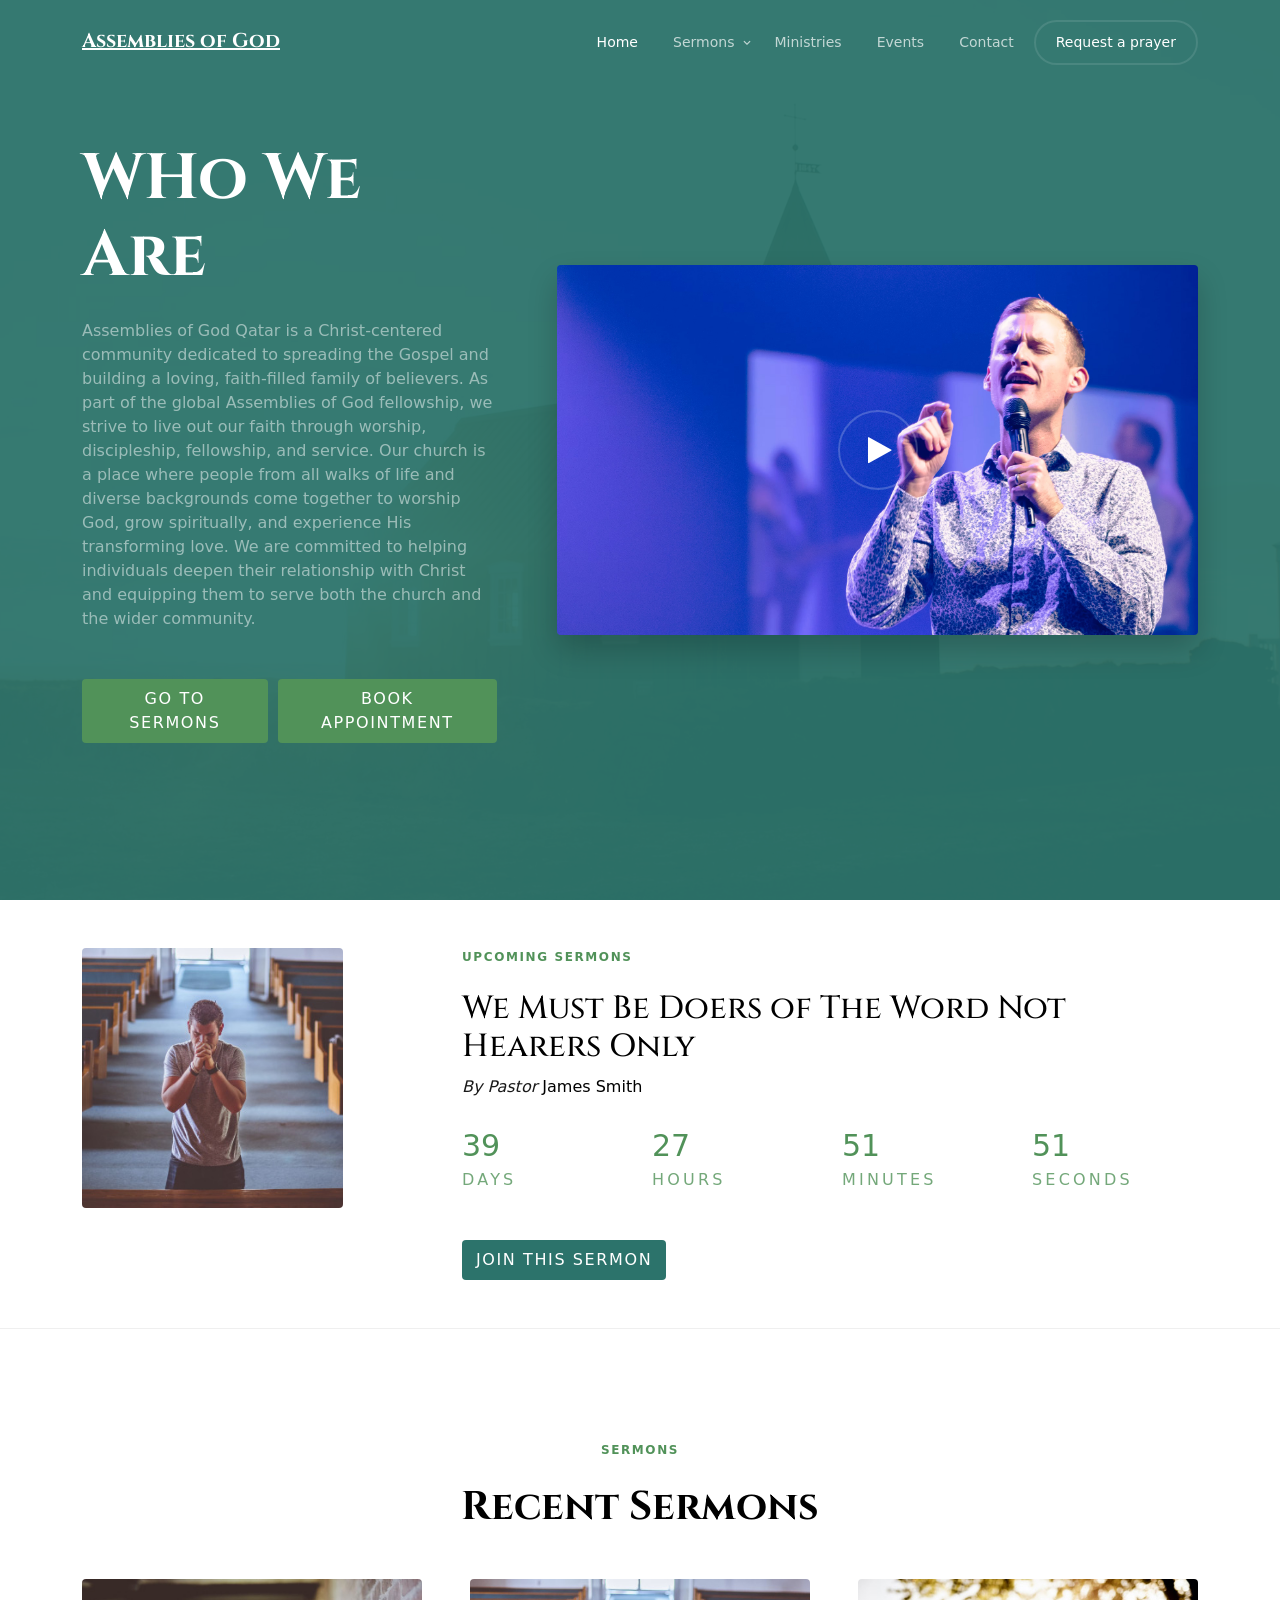
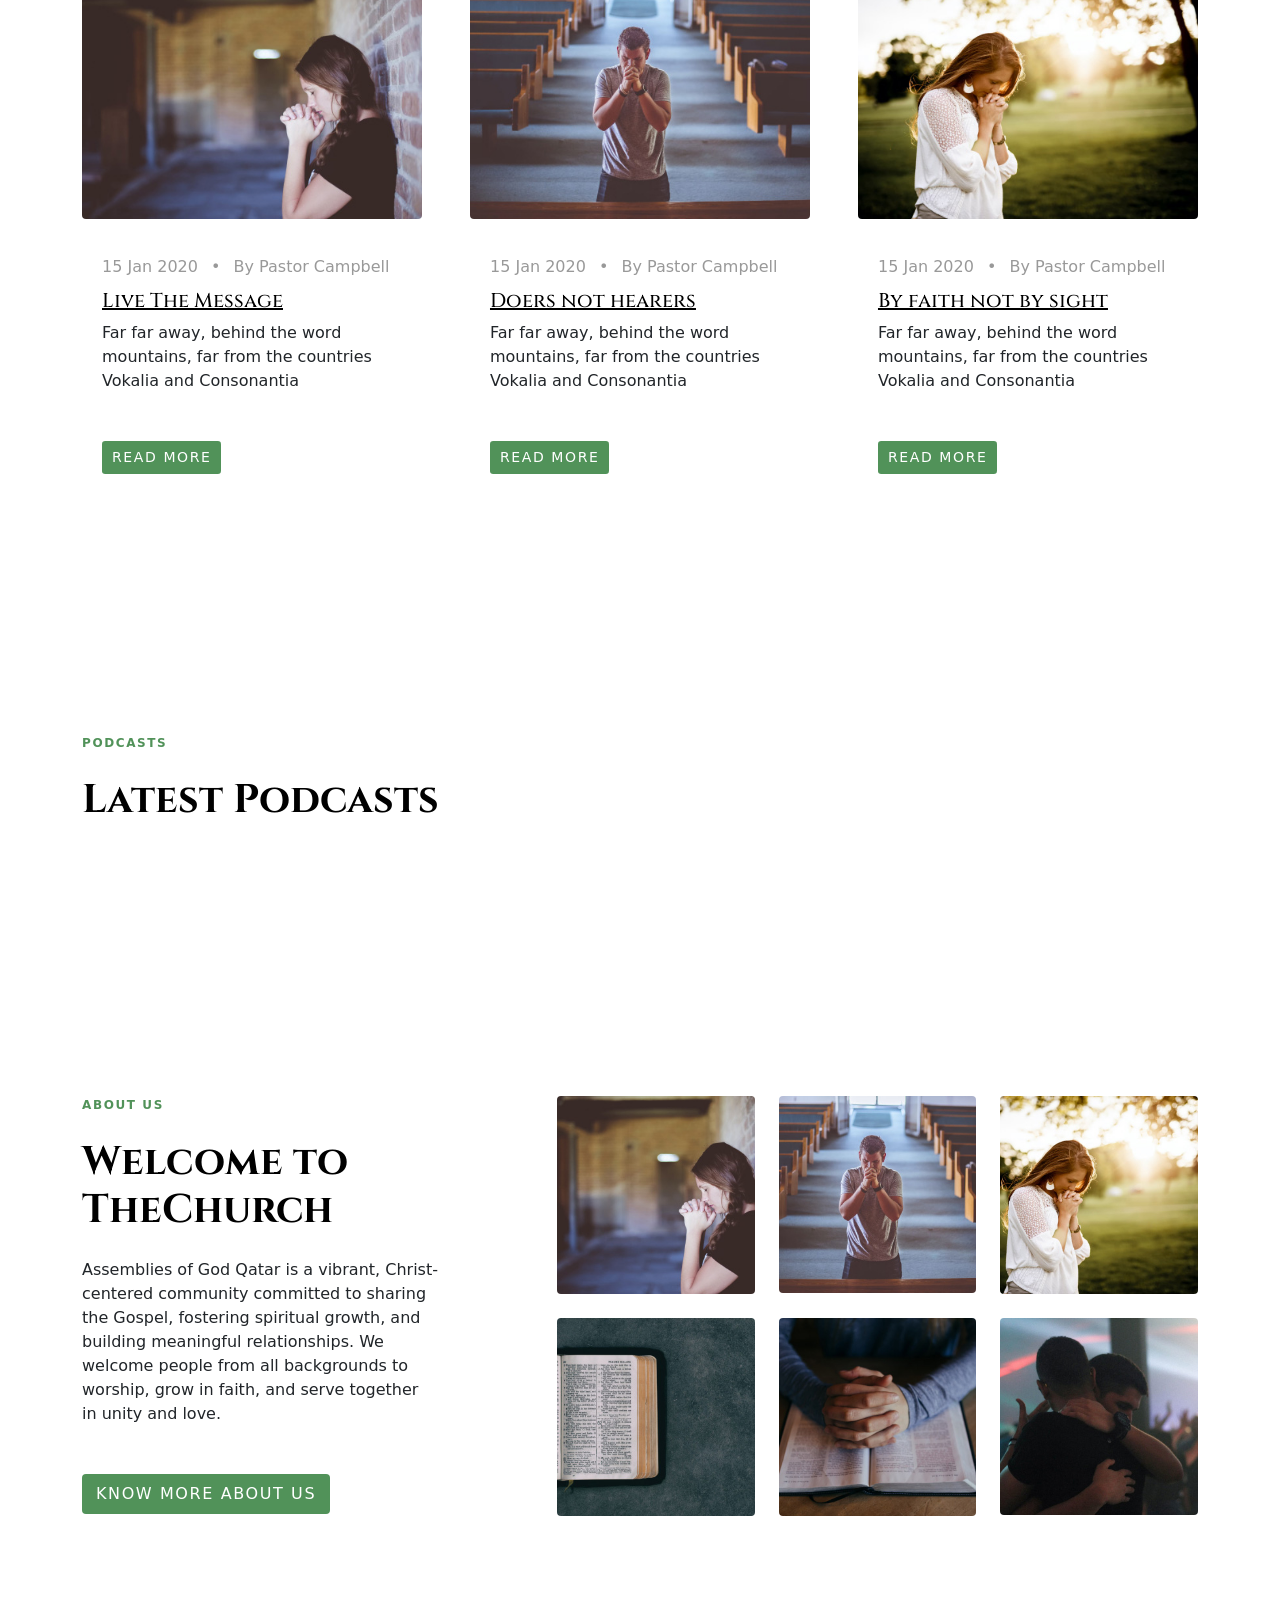
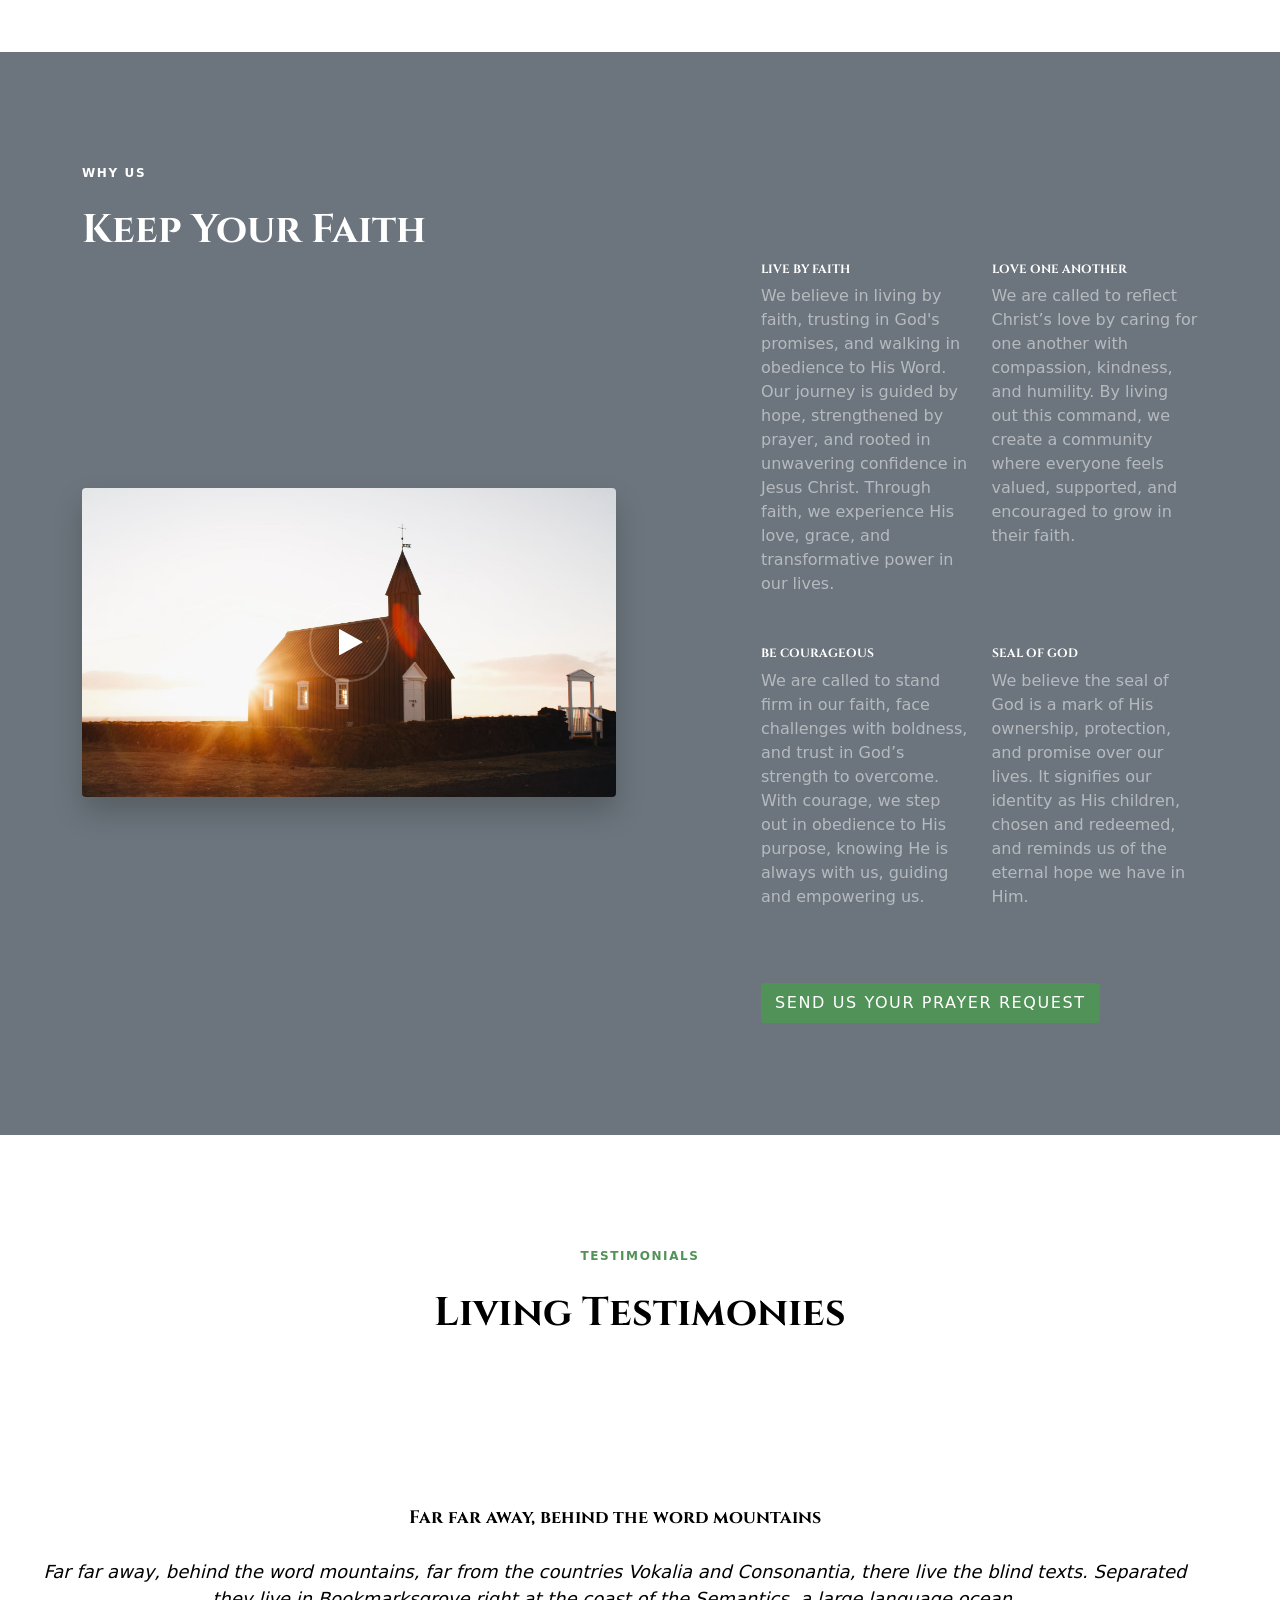
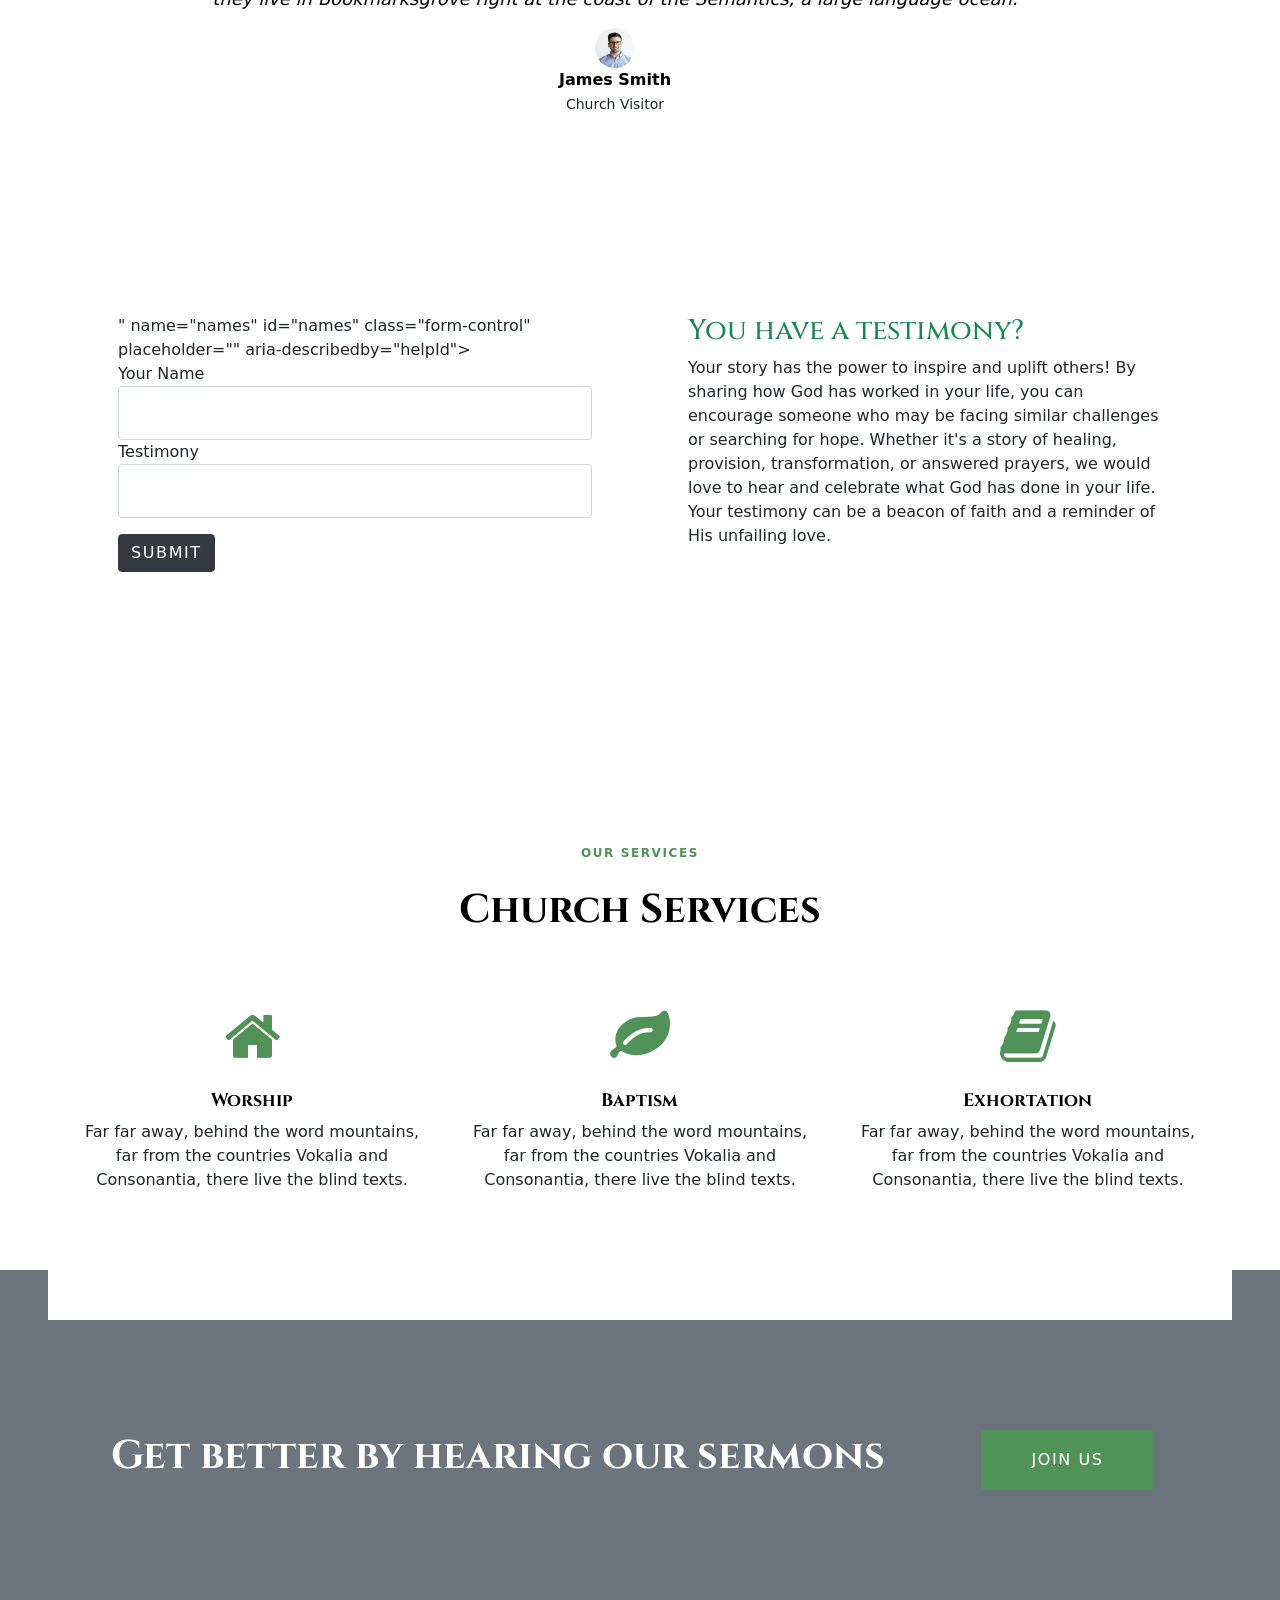
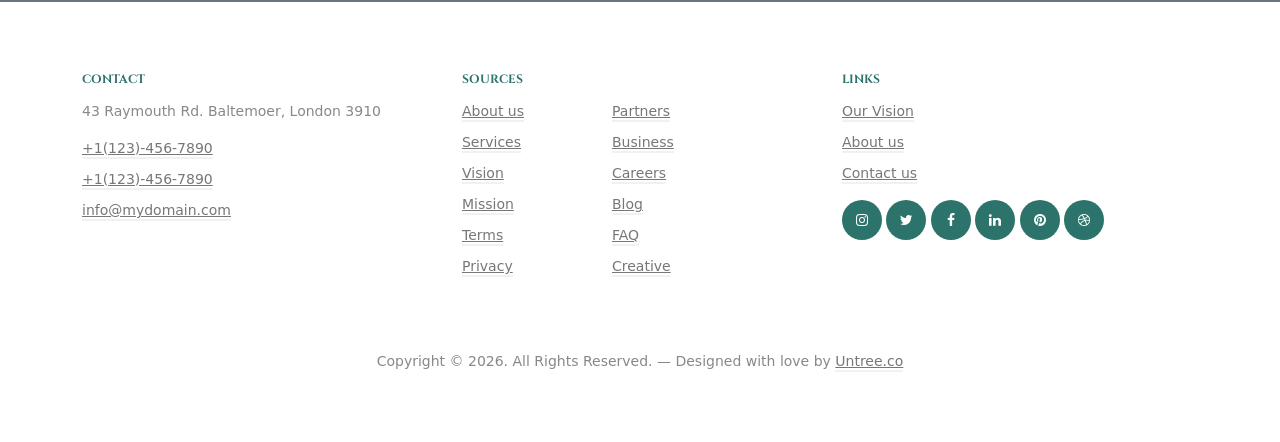
<file: index.html>
<!-- /*
* Template Name: TheChurch
* Template Author: Untree.co
* Tempalte URI: https://untree.co/
* License: https://creativecommons.org/licenses/by/3.0/
*/ -->
<!doctype html>
<html lang="en">

<head>
	<!-- Required meta tags -->
	<meta charset="utf-8">
	<meta name="viewport" content="width=device-width, initial-scale=1">

	<meta name="author" content="Untree.co">
	<link rel="shortcut icon" href="favicon.png">

	<meta name="description" content="" />
	<meta name="keywords" content="bootstrap, bootstrap5" />


	<link rel="preconnect" href="https://fonts.googleapis.com">
	<link rel="preconnect" href="https://fonts.gstatic.com" crossorigin>
	<link href="https://fonts.googleapis.com/css2?family=Cinzel:wght@400;600&family=Inter&display=swap"
		rel="stylesheet">


	<link rel="stylesheet" href="fonts/icomoon/style.css">
	<link rel="stylesheet" href="fonts/flaticon/font/flaticon.css">

	<link rel="stylesheet" href="css/tiny-slider.css">
	<link rel="stylesheet" href="css/glightbox.min.css">
	<link rel="stylesheet" href="css/aos.css">
	<link rel="stylesheet" href="css/style.css">
	<link rel="stylesheet" href="css/bootstrap.css">

	<title>Assemblies of God Qatar &mdash;</title>
</head>

<body>

	<div class="site-mobile-menu site-navbar-target">
		<div class="site-mobile-menu-header">
			<div class="site-mobile-menu-close">
				<span class="icofont-close js-menu-toggle"></span>
			</div>
		</div>
		<div class="site-mobile-menu-body"></div>
	</div>

	<nav class="site-nav">
		<div class="container">
			<div class="site-navigation">
				<a href="index.html" class="logo m-0 float-left">Assemblies of God</a>
				<ul class="js-clone-nav d-none d-lg-inline-block text-start site-menu float-end">
					<li class="active"><a href="index.html">Home</a></li>
					<li class="has-children">
						<a href="sermons.html">Sermons</a>
						<ul class="dropdown">
							<li><a href="sermons.html">Sermons</a></li>
							<li><a href="sermons-single.html">Sermons Single</a></li>
							<li class="has-children">
								<a href="#">Dropdown</a>
								<ul class="dropdown">
									<li><a href="#">Sub Menu One</a></li>
									<li><a href="#">Sub Menu Two</a></li>
									<li><a href="#">Sub Menu Three</a></li>
								</ul>
							</li>
						</ul>
					</li>
					<li><a href="ministry.html">Ministries</a></li>
					<li><a href="events.html">Events</a></li>
					<li><a href="contact.html">Contact</a></li>
					<li class="cta-button"><a href="contact.html">Request a prayer</a></li>
				</ul>



				<a href="#"
					class="burger ms-auto float-end site-menu-toggle js-menu-toggle d-inline-block d-lg-none light"
					data-toggle="collapse" data-target="#main-navbar">
					<span></span>
				</a>


			</div>
		</div>
	</nav>
	<!-- style="background-image: url('images/hero_1.jpg'); " -->
	<div class="hero overlay" style="background-image: url('images/landscape-1.jpg'); ">
		<div class="container">
			<div class="row align-items-center justify-content-between">
				<div class="col-lg-5 me-auto text-start pe-lg-5">
					<div class="intro-text">
						<div class="mb-4">
							<h1 data-aos="fade-left" class="hero-heading">WHo We Are</h1>
						</div>
						<div class="">
							<p class="mb-5 opacity-5" data-aos="fade-left" data-aos-delay="200">Assemblies of God Qatar
								is a Christ-centered community dedicated to spreading the Gospel and building a loving,
								faith-filled family of believers. As part of the global Assemblies of God fellowship, we
								strive to live out our faith through worship, discipleship, fellowship, and service.

								Our church is a place where people from all walks of life and diverse backgrounds come
								together to worship God, grow spiritually, and experience His transforming love. We are
								committed to helping individuals deepen their relationship with Christ and equipping
								them to serve both the church and the wider community.</p>
							<div style="display: flex; gap: 10px;">
								<p data-aos="fade-left" data-aos-delay="300"><a href="#" class="btn btn-primary">Go to
										sermons</a></p>
								<p data-aos="fade-left" data-aos-delay="300"><a href="#" class="btn btn-primary">Book
										Appointment</a></p>
							</div>
						</div>
					</div>
				</div>

				<div class="col-lg-7" data-aos="fade-left">
					<a href="https://www.youtube.com/watch?v=mwtbEGNABWU" class="video-bg glightbox">
						<span class="icon"><span class="icon-play"></span></span>
						<img src="images/landscape-2.jpg" alt="Image" class="img-fluid rounded">
					</a>
				</div>
			</div>
		</div>
	</div>

	<div class="section upcoming-sermon js-countdown py-5">
		<div class="container">
			<div class="row justify-content-between counter-wrap" id="clockdiv">
				<div class="col-lg-3 mb-4 mb-lg-0">
					<img src="images/sq-2.jpg" alt="Image" class="img-fluid rounded">
				</div>
				<div class="col-lg-8">
					<span class="subheading d-block mb-4">Upcoming Sermons</span>
					<h2 class="text-black">We Must Be Doers of The Word Not Hearers Only</h2>
					<p class="sermon-meta mb-4">By Pastor <strong>James Smith</strong></p>

					<div class="row">
						<div class="col-6 col-sm-6 col-md-6 col-lg-3 text-left">
							<div class="counter">
								<span class="number d-block days" id="days">39</span>
								<span class="caption">Days</span>
							</div>
						</div>
						<div class="col-6 col-sm-6 col-md-6 col-lg-3 text-left">
							<div class="counter">
								<span class="number d-block hours" id="hours">27</span>
								<span class="caption">Hours</span>
							</div>
						</div>
						<div class="col-6 col-sm-6 col-md-6 col-lg-3 text-left">
							<div class="counter">
								<span class="number d-block minutes" id="minutes">51</span>
								<span class="caption">Minutes</span>
							</div>
						</div>
						<div class="col-6 col-sm-6 col-md-6 col-lg-3 text-left">
							<div class="counter">
								<span class="number d-block seconds" id="seconds">51</span>
								<span class="caption">Seconds</span>
							</div>
						</div>
					</div>

					<div class="row mt-5">
						<div class="col-12">
							<a href="#" class="btn btn-secondary">Join This Sermon</a>
						</div>
					</div>

				</div>


			</div>

		</div>
	</div>





	<div class="section">
		<div class="container">
			<div class="row mb-4 text-center">
				<div class="col-lg-12" data-aos="fade-up">
					<span class="subheading d-block mb-4">Sermons</span>
					<h2 class="mb-4 heading">Recent Sermons</h2>
				</div>
			</div>
			<div class="row g-5">
				<div class="col-12 col-sm-6 col-md-6 col-lg-4" data-aos="fade-up" data-aos-delay="0">
					<div class="sermon-entry">
						<a href="sermon-single.html"><img src="images/rect-img-1.jpg" alt="Image"
								class="img-fluid mb-3 rounded"></a>
						<div class="sermon-body">
							<span class="date">15 Jan 2020 <span class="mx-2">&bullet;</span> By Pastor Campbell </span>
							<h3 class="mb-2"><a href="#">Live The Message</a></h3>
							<p class="mb-5">Far far away, behind the word mountains, far from the countries Vokalia and
								Consonantia</p>
							<p><a href="#" class="btn btn-primary btn-sm">Read more</a></p>
						</div>
					</div>
				</div>
				<div class="col-12 col-sm-6 col-md-6 col-lg-4" data-aos="fade-up" data-aos-delay="100">
					<div class="sermon-entry">
						<a href="sermon-single.html"><img src="images/rect-img-2.jpg" alt="Image"
								class="img-fluid mb-3 rounded"></a>
						<div class="sermon-body">
							<span class="date">15 Jan 2020 <span class="mx-2">&bullet;</span> By Pastor Campbell </span>
							<h3 class="mb-2"><a href="#">Doers not hearers</a></h3>
							<p class="mb-5">Far far away, behind the word mountains, far from the countries Vokalia and
								Consonantia</p>
							<p><a href="#" class="btn btn-primary btn-sm">Read more</a></p>
						</div>
					</div>
				</div>
				<div class="col-12 col-sm-6 col-md-6 col-lg-4" data-aos="fade-up" data-aos-delay="100">
					<div class="sermon-entry">
						<a href="sermon-single.html"><img src="images/rect-img-3.jpg" alt="Image"
								class="img-fluid mb-3 rounded"></a>
						<div class="sermon-body">
							<span class="date">15 Jan 2020 <span class="mx-2">&bullet;</span> By Pastor Campbell </span>
							<h3 class="mb-2"><a href="#">By faith not by sight</a></h3>
							<p class="mb-5">Far far away, behind the word mountains, far from the countries Vokalia and
								Consonantia</p>
							<p><a href="#" class="btn btn-primary btn-sm">Read more</a></p>
						</div>
					</div>
				</div>
			</div>
		</div>
	</div>


	<div class="section bg-white">
		<div class="container">
			<div class="row">
				<div class="col-lg-7">
					<span class="subheading mb-4 d-block">Podcasts</span>
					<h2 class="mb-4 heading">Latest Podcasts</h2>
				</div>
			</div>
			<div class="row justify-content-center mb-4">
				<div class="col-lg-6">
					<script>
						window.playerConfiguration = {
							"episode": {
								"media": {
									"mp3": "https://mcdn.podbean.com/mf/player-preload/9vvrv3/liveshow_202112110453.mp3"
								},
								"title": "Love of Jesus Christ"
							}
						}
					</script>
					<script class="podigee-podcast-player"
						src="https://cdn.podigee.com/podcast-player/javascripts/podigee-podcast-player.js"
						data-configuration="playerConfiguration"></script>
				</div>

				<div class="col-lg-6">
					<script>
						window.playerConfiguration = {
							"episode": {
								"media": {
									"mp3": "https://mcdn.podbean.com/mf/player-preload/9vvrv3/liveshow_202112110453.mp3"
								},
								"title": "Love of Jesus Christ"
							}
						}
					</script>
					<script class="podigee-podcast-player"
						src="https://cdn.podigee.com/podcast-player/javascripts/podigee-podcast-player.js"
						data-configuration="playerConfiguration"></script>
				</div>
			</div>
		</div>
	</div>





	<div class="section">
		<div class="container">
			<div class="row justify-content-between">
				<div class="col-lg-4" data-aos="fade-up">
					<span class="subheading mb-4 d-block">About us</span>
					<h2 class="mb-4 heading">Welcome to TheChurch</h2>
					<p>
						Assemblies of God Qatar is a vibrant, Christ-centered community committed to sharing the Gospel,
						fostering spiritual growth, and building meaningful relationships. We welcome people from all
						backgrounds to worship, grow in faith, and serve together in unity and love.</p>
					<p class="mt-5"><a href="#" class="btn btn-primary">Know more about us</a></p>
				</div>
				<div class="col-lg-7" data-aos="fade-up" data-aos-delay="100">
					<!-- <img src="images/landscape-1.jpg" alt="Image" class="img-fluid rounded"> -->
					<div class="row">
						<div class="col-6 col-sm-6 col-md-4 col-lg-4 mb-4">
							<img src="images/sq-1.jpg" alt="Image" class="img-fluid rounded">
						</div>
						<div class="col-6 col-sm-6 col-md-4 col-lg-4 mb-4">
							<img src="images/sq-2.jpg" alt="Image" class="img-fluid rounded">
						</div>
						<div class="col-6 col-sm-6 col-md-4 col-lg-4 mb-4">
							<img src="images/sq-3.jpg" alt="Image" class="img-fluid rounded">
						</div>
						<div class="col-6 col-sm-6 col-md-4 col-lg-4 mb-4">
							<img src="images/sq-4.jpg" alt="Image" class="img-fluid rounded">
						</div>
						<div class="col-6 col-sm-6 col-md-4 col-lg-4 mb-4">
							<img src="images/sq-5.jpg" alt="Image" class="img-fluid rounded">
						</div>
						<div class="col-6 col-sm-6 col-md-4 col-lg-4 mb-4">
							<img src="images/sq-6.jpg" alt="Image" class="img-fluid rounded">
						</div>
					</div>
				</div>
			</div>
		</div>
	</div>



	<div class="section bg-secondary">
		<div class="container">
			<div class="row ustify-content-between align-items-center">
				<div class="col-lg-5" data-aos="fade-up">
					<span class="subheading d-block mb-4 text-white">Why Us</span>
					<h2 class="heading text-white">Keep Your Faith</h2>
				</div>

			</div>
			<div class="row align-items-center g-5">
				<div class="col-lg-6" data-aos="fade-up">
					<a href="https://www.youtube.com/watch?v=mwtbEGNABWU" class="video-bg glightbox">
						<span class="icon"><span class="icon-play"></span></span>
						<img src="images/landscape-1.jpg" alt="Image" class="img-fluid rounded">
					</a>
				</div>
				<div class="col-lg-5 ms-auto" data-aos="fade-up" data-aos-delay="100">
					<div class="row g-4">
						<div class="col-lg-6 feature-1">
							<h3 class="text-white">Live by Faith</h3>
							<p class="opac-white-5">
								We believe in living by faith, trusting in God's promises,
								and walking in obedience to His Word. Our journey is guided by hope, strengthened by
								prayer, and rooted in unwavering confidence in Jesus Christ. Through faith, we
								experience His love, grace, and transformative power in our lives. </p>
						</div>
						<div class="col-lg-6 feature-1">
							<h3 class="text-white">Love one another</h3>
							<p class="opac-white-5">
								We are called to reflect Christ’s love by caring for one
								another with compassion, kindness, and humility. By living out this command, we create a
								community where everyone feels valued, supported, and encouraged to grow in their faith.
							</p>
						</div>

						<div class="col-lg-6 feature-1">
							<h3 class="text-white">Be courageous</h3>
							<p class="opac-white-5">We are called to stand firm in our faith, face challenges with
								boldness, and trust in God’s strength to overcome. With courage, we step out in
								obedience to His purpose, knowing He is always with us, guiding and empowering us. </p>
						</div>
						<div class="col-lg-6 feature-1">
							<h3 class="text-white">Seal of God</h3>
							<p class="opac-white-5">We believe the seal of God is a mark of His ownership, protection,
								and promise over our lives. It signifies our identity as His children, chosen and
								redeemed, and reminds us of the eternal hope we have in Him. </p>
						</div>

					</div>
					<div class="row mt-5">
						<div class="col-lg-12">
							<a href="#" class="btn btn-primary">Send us your prayer request</a>
						</div>
					</div>
				</div>
			</div>
		</div>
	</div>


	<div class="section">
		<div class="container">
			<div class="row mb-5">
				<div class="col-lg-7 mx-auto text-center mb-5" data-aos="fade-up">
					<span class="subheading mb-4 d-block">Testimonials</span>
					<h2 class="mb-4 heading">Living Testimonies</h2>
				</div>

				<div id="testimonial-nav" class="controls testimonial-nav">
					<span class="prev" data-controls="prev" tabindex="-1">Prev</span>
					<span class="next" data-controls="next" tabindex="-1">Next</span>
				</div>
			</div>

		</div>

		<div class="testimonial-slide-center-wrap" data-aos="fade-up" data-aos-delay="100">
			<div class="testimonial-slide-center testimonial-center" id="testimonial-center">

				<div class="item">
					<div class="testimonial-item">
						<div class="testimonial-item-inner">
							<h3 class="testimonial-heading">Far far away, behind the word mountains</h3>
							<blockquote>
								Far far away, behind the word mountains, far from the countries Vokalia and Consonantia,
								there live the blind texts. Separated they live in Bookmarksgrove right at the coast of
								the Semantics, a large language ocean.
							</blockquote>
							<div class="testimonial-author">
								<img src="images/person_1.jpg" alt="Image" class="img-fluid">
								<strong class="d-block">James Smith</strong>
								<span>Church Visitor</span>
							</div>
						</div>
					</div>
				</div>
			</div>
		</div>
		<div class="container">
			<div class="row">
				<div class="col-sm-6 p-5">
					<form action="">
						<div class="form-group">
							<input type="hidden" value="<?php echo date("d/m/Y H:i:s") ?>" name="names" id="names" class="form-control" placeholder=""
								aria-describedby="helpId">
						</div>
						<div class="form-group">
							<label for="names">Your Name</label>
							<input type="text" name="names" id="names" class="form-control" placeholder=""
								aria-describedby="helpId">
						</div>
						<div class="form-group">
							<label for="names">Testimony</label>
							<input type="text" name="names" id="names" class="form-control" placeholder=""
								aria-describedby="helpId">
						</div>
						<div class="form-group mt-3">
							<button class="btn btn-dark"> Submit</button>
						</div>
					</form>
				</div>
				<div class="col-sm-6 p-5">
					<h3 class="text-success">You have a testimony?</h3>
					<p>Your story has the power to inspire and uplift others! By sharing how God has worked in your life,
						you can encourage someone who may be facing similar challenges or searching for hope.
						Whether it's a story of healing, provision, transformation, or answered prayers,
						we would love to hear and celebrate what God has done in your life.
						Your testimony can be a beacon of faith and a reminder of His unfailing love.</p>
				</div>
			</div>
		</div>
	</div>

	<div class="section bg-white mx-2 mx-md-5 sec-services-wrap">
		<div class="container">
			<div class="row mb-5">
				<div class="col-lg-7 mx-auto text-center" data-aos="fade-up">
					<span class="subheading mb-4 d-block">Our Services</span>
					<h2 class="mb-4 heading">Church Services</h2>

				</div>
			</div>

			<div class="row g-5">
				<div class="col-lg-4" data-aos="fade-up" data-aos-delay="0">
					<div class="service text-center">
						<span class="icon-home mb-4 d-block"></span>
						<h3 class="heading">Worship</h3>
						<p>Far far away, behind the word mountains, far from the countries Vokalia and Consonantia,
							there live the blind texts. </p>

					</div>
				</div>
				<div class="col-lg-4" data-aos="fade-up" data-aos-delay="100">
					<div class="service text-center">
						<span class="icon-leaf mb-4 d-block"></span>
						<h3 class="heading">Baptism</h3>
						<p>Far far away, behind the word mountains, far from the countries Vokalia and Consonantia,
							there live the blind texts. </p>

					</div>
				</div>
				<div class="col-lg-4" data-aos="fade-up" data-aos-delay="200">
					<div class="service text-center">
						<span class="icon-book mb-4 d-block"></span>
						<h3 class="heading">Exhortation</h3>
						<p>Far far away, behind the word mountains, far from the countries Vokalia and Consonantia,
							there live the blind texts. </p>

					</div>
				</div>
			</div>
		</div>
	</div>



	<div class="section sec-cta bg-secondary">
		<div class="container">
			<div class="row align-items-center" data-aos="fade-up">
				<div class="col-lg-9 text-center text-md-start mb-4 mb-md-0">
					<h2 class="heading text-white">Get better by hearing our sermons</h2>
				</div>
				<div class="col-lg-3 text-center text-md-end" data-aos="fade-up" data-aos-delay="100">
					<a href="#" class="btn btn-primary py-3 px-5">Join Us</a>
				</div>

			</div>
		</div>
	</div>



	<div class="site-footer bg-white">
		<div class="container">
			<div class="row">
				<div class="col-lg-4">
					<div class="widget">
						<h3>Contact</h3>
						<address>43 Raymouth Rd. Baltemoer, London 3910</address>
						<ul class="list-unstyled links">
							<li><a href="tel://11234567890">+1(123)-456-7890</a></li>
							<li><a href="tel://11234567890">+1(123)-456-7890</a></li>
							<li><a href="mailto:info@mydomain.com">info@mydomain.com</a></li>
						</ul>
					</div> <!-- /.widget -->
				</div> <!-- /.col-lg-4 -->
				<div class="col-lg-4">
					<div class="widget">
						<h3>Sources</h3>
						<ul class="list-unstyled float-start links">
							<li><a href="#">About us</a></li>
							<li><a href="#">Services</a></li>
							<li><a href="#">Vision</a></li>
							<li><a href="#">Mission</a></li>
							<li><a href="#">Terms</a></li>
							<li><a href="#">Privacy</a></li>
						</ul>
						<ul class="list-unstyled float-start links">
							<li><a href="#">Partners</a></li>
							<li><a href="#">Business</a></li>
							<li><a href="#">Careers</a></li>
							<li><a href="#">Blog</a></li>
							<li><a href="#">FAQ</a></li>
							<li><a href="#">Creative</a></li>
						</ul>
					</div> <!-- /.widget -->
				</div> <!-- /.col-lg-4 -->
				<div class="col-lg-4">
					<div class="widget">
						<h3>Links</h3>
						<ul class="list-unstyled links">
							<li><a href="#">Our Vision</a></li>
							<li><a href="#">About us</a></li>
							<li><a href="#">Contact us</a></li>
						</ul>

						<ul class="list-unstyled social">
							<li><a href="#"><span class="icon-instagram"></span></a></li>
							<li><a href="#"><span class="icon-twitter"></span></a></li>
							<li><a href="#"><span class="icon-facebook"></span></a></li>
							<li><a href="#"><span class="icon-linkedin"></span></a></li>
							<li><a href="#"><span class="icon-pinterest"></span></a></li>
							<li><a href="#"><span class="icon-dribbble"></span></a></li>
						</ul>
					</div> <!-- /.widget -->
				</div> <!-- /.col-lg-4 -->
			</div> <!-- /.row -->

			<div class="row mt-5">
				<div class="col-12 text-center">
					<p class="mb-0">Copyright &copy;
						<script>
							document.write(new Date().getFullYear());
						</script>. All Rights Reserved. &mdash;
						Designed with love by <a href="https://untree.co">Untree.co</a>
						<!-- License information: https://untree.co/license/ -->
					</p>
				</div>
			</div>
		</div> <!-- /.container -->
	</div> <!-- /.site-footer -->


	<!-- Preloader -->
	<div id="overlayer"></div>
	<div class="loader">
		<div class="spinner-border text-primary" role="status">
			<span class="visually-hidden">Loading...</span>
		</div>
	</div>




	<script src="js/bootstrap.bundle.min.js"></script>
	<script src="js/tiny-slider.js"></script>
	<script src="js/glightbox.min.js"></script>
	<script src="js/aos.js"></script>
	<script src="js/navbar.js"></script>
	<script src="js/counter.js"></script>
	<script src="js/custom.js"></script>


</body>

</html>
</file>
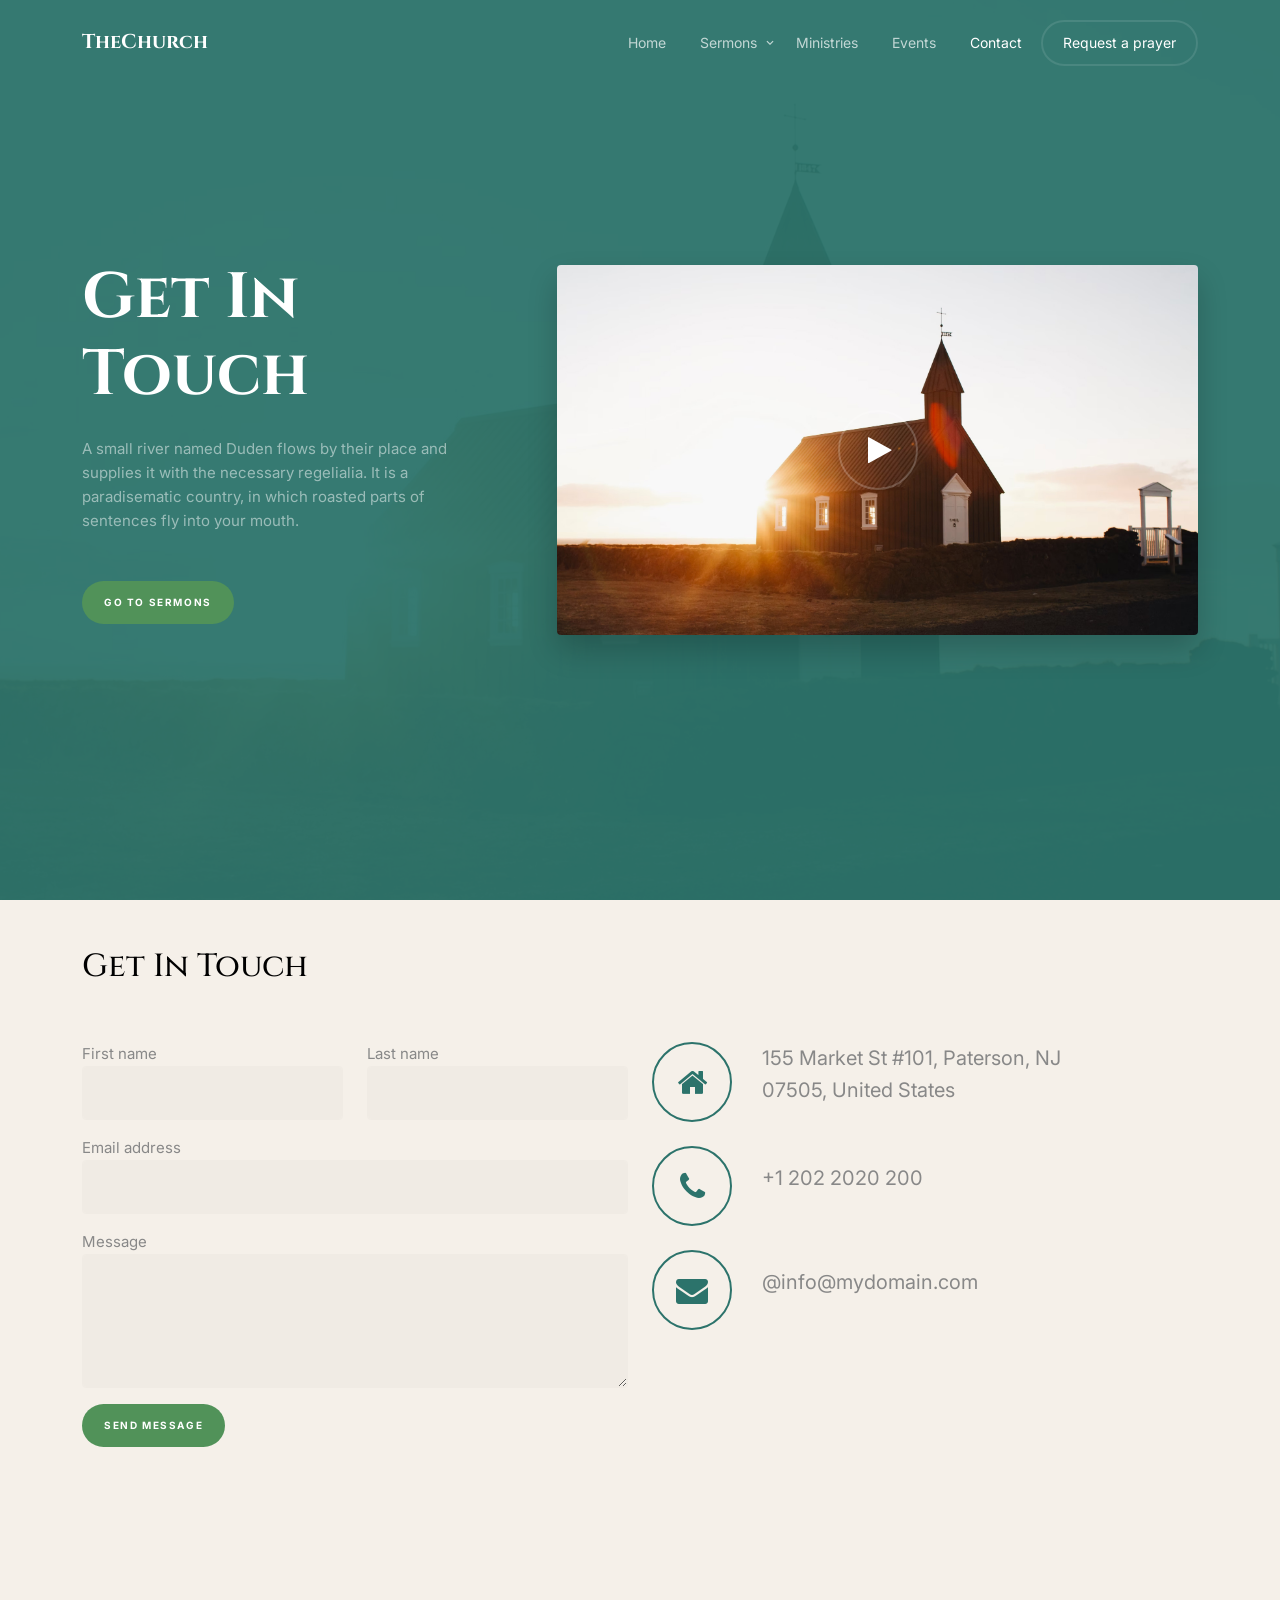
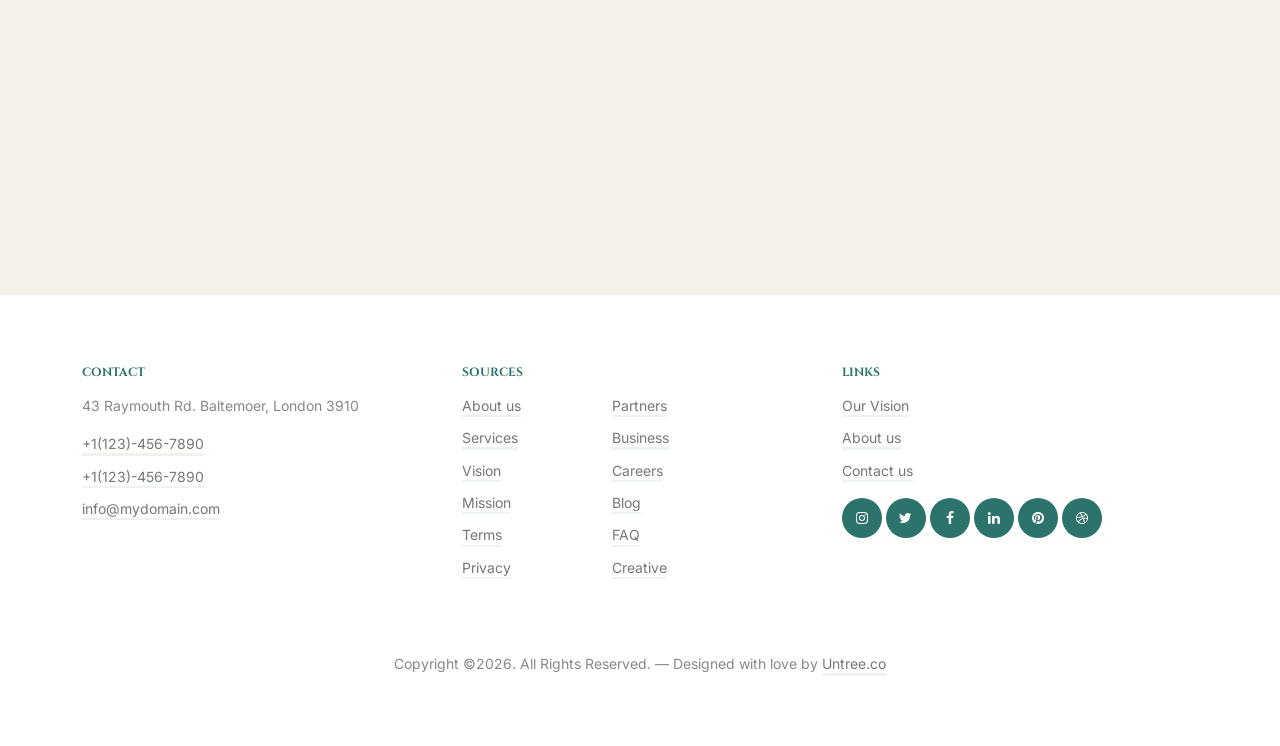
<file: contact.html>
<!-- /*
* Template Name: TheChurch
* Template Author: Untree.co
* Tempalte URI: https://untree.co/
* License: https://creativecommons.org/licenses/by/3.0/
*/ -->
<!doctype html>
<html lang="en">
<head>
	<!-- Required meta tags -->
	<meta charset="utf-8">
	<meta name="viewport" content="width=device-width, initial-scale=1">
	
	<meta name="author" content="Untree.co">
	<link rel="shortcut icon" href="favicon.png">

	<meta name="description" content="" />
	<meta name="keywords" content="bootstrap, bootstrap5" />
	

	<link rel="preconnect" href="https://fonts.googleapis.com">
	<link rel="preconnect" href="https://fonts.gstatic.com" crossorigin>
	<link href="https://fonts.googleapis.com/css2?family=Cinzel:wght@400;600&family=Inter&display=swap" rel="stylesheet">


	<link rel="stylesheet" href="fonts/icomoon/style.css">
	<link rel="stylesheet" href="fonts/flaticon/font/flaticon.css">

	<link rel="stylesheet" href="css/tiny-slider.css">
	<link rel="stylesheet" href="css/glightbox.min.css">
	<link rel="stylesheet" href="css/aos.css">
	<link rel="stylesheet" href="css/style.css">

	<title>TheChurch &mdash; Free Bootstrap 5 Website Template by Untree.co</title>
</head>
<body >

	<div class="site-mobile-menu site-navbar-target">
		<div class="site-mobile-menu-header">
			<div class="site-mobile-menu-close">
				<span class="icofont-close js-menu-toggle"></span>
			</div>
		</div>
		<div class="site-mobile-menu-body"></div>
	</div>

	<nav class="site-nav">
		<div class="container">
			<div class="site-navigation">
				<a href="index.html" class="logo m-0 float-left">TheChurch</a>

				<ul class="js-clone-nav d-none d-lg-inline-block text-start site-menu float-end">
					<li><a href="index.html">Home</a></li>
					<li class="has-children">
						<a href="sermons.html">Sermons</a>
						<ul class="dropdown">
							<li><a href="sermons.html">Sermons</a></li>
							<li><a href="sermon-single.html">Sermons Single</a></li>
							<li class="has-children">
								<a href="#">Dropdown</a>
								<ul class="dropdown">
									<li><a href="#">Sub Menu One</a></li>
									<li><a href="#">Sub Menu Two</a></li>
									<li><a href="#">Sub Menu Three</a></li>
								</ul>
							</li>
						</ul>
					</li>
					<li><a href="ministry.html">Ministries</a></li>
					<li><a href="events.html">Events</a></li>
					<li class="active"><a href="contact.html">Contact</a></li>
					<li class="cta-button"><a href="contact.html">Request a prayer</a></li>
				</ul>

				

				<a href="#" class="burger ms-auto float-end site-menu-toggle js-menu-toggle d-inline-block d-lg-none light" data-toggle="collapse" data-target="#main-navbar">
					<span></span>
				</a>

				
			</div>
		</div>
	</nav>
	
	<div class="hero overlay" style="background-image: url('images/landscape-1.jpg'); ">
		<div class="container">
			<div class="row align-items-center justify-content-between">
				<div class="col-lg-5 me-auto text-start pe-lg-5">
					<div class="intro-text">
						<div class="mb-4"> 
							<h1 data-aos="fade-left" class="hero-heading">Get In Touch</h1>
						</div>
						<div class="">
							<p class="mb-5 opacity-5" data-aos="fade-left" data-aos-delay="200">A small river named Duden flows by their place and supplies it with the necessary regelialia. It is a paradisematic country, in which roasted parts of sentences fly into your mouth.</p>
							<p data-aos="fade-left" data-aos-delay="300"><a href="#" class="btn btn-primary">Go to sermons</a></p>
						</div>
					</div>
				</div>

				<div class="col-lg-7" data-aos="fade-left">
					<a href="https://www.youtube.com/watch?v=mwtbEGNABWU" class="video-bg glightbox">
						<span class="icon"><span class="icon-play"></span></span>
						<img src="images/landscape-1.jpg" alt="Image" class="img-fluid rounded">
					</a>
				</div>
			</div>
		</div>
	</div>

	<div class="container py-5" id="contact-section">
		<div class="row mb-5">
			<div class="col-lg-6"  data-aos="fade-up" data-aos-delay="0">
				<div class="heading-wrap">
					<h2 class="heading">Get In Touch</h2>
				</div>


			</div>

		</div>
		
		<div class="row">
			<div class="col-lg-6 mb-5 mb-lg-0"  data-aos="fade-up" data-aos-delay="100">
				<form class="contact-form">
					<div class="row">
						<div class="col-6">
							<div class="mb-3">
								<label class="text-black" for="fname">First name</label>
								<input type="text" class="form-control" id="fname">
							</div>
						</div>
						<div class="col-6">
							<div class="mb-3">
								<label class="text-black" for="lname">Last name</label>
								<input type="text" class="form-control" id="lname">
							</div>
						</div>
					</div>
					<div class="mb-3">
						<label class="text-black" for="email">Email address</label>
						<input type="email" class="form-control" id="email">
					</div>

					<div class="mb-3">
						<label class="text-black" for="message">Message</label>
						<textarea name="" class="form-control" id="message" cols="30" rows="5"></textarea>
					</div>

					<button type="submit" class="btn btn-primary">Send Message</button>
				</form>
			</div>
			<div class="col-lg-5 ml-auto"  data-aos="fade-up" data-aos-delay="200">
				<div class="quick-contact-item d-flex align-items-center mb-4">
					<span class="icon-home"></span>
					<address class="text">
						155 Market St #101, Paterson, NJ 07505, United States
					</address>
				</div>
				<div class="quick-contact-item d-flex align-items-center mb-4">
					<span class="icon-phone"></span>
					<address class="text">
						+1 202 2020 200
					</address>
				</div>
				<div class="quick-contact-item d-flex align-items-center mb-4">
					<span class="icon-envelope"></span>
					<address class="text">
						@info@mydomain.com
					</address>
				</div>
			</div>
		</div>
	</div>


	<div id="map">
		<iframe src="https://www.google.com/maps/embed?pb=!1m18!1m12!1m3!1d4263.740639795807!2d-74.17364760599528!3d40.917497609740195!2m3!1f0!2f0!3f0!3m2!1i1024!2i768!4f13.1!3m3!1m2!1s0x89c2fdcb3088f637%3A0xd6a71bd6813b7c40!2sPaterson%20City%20Hall!5e0!3m2!1sen!2sph!4v1597647087983!5m2!1sen!2sph" frameborder="0" style="border:0;" allowfullscreen="" aria-hidden="false" tabindex="0"></iframe>
	</div>




	<div class="site-footer bg-white">
		<div class="container">
			<div class="row">
				<div class="col-lg-4">
					<div class="widget">
						<h3>Contact</h3>
						<address>43 Raymouth Rd. Baltemoer, London 3910</address>
						<ul class="list-unstyled links">
							<li><a href="tel://11234567890">+1(123)-456-7890</a></li>
							<li><a href="tel://11234567890">+1(123)-456-7890</a></li>
							<li><a href="mailto:info@mydomain.com">info@mydomain.com</a></li>
						</ul>
					</div> <!-- /.widget -->
				</div> <!-- /.col-lg-4 -->
				<div class="col-lg-4">
					<div class="widget">
						<h3>Sources</h3>
						<ul class="list-unstyled float-start links">
							<li><a href="#">About us</a></li>
							<li><a href="#">Services</a></li>
							<li><a href="#">Vision</a></li>
							<li><a href="#">Mission</a></li>
							<li><a href="#">Terms</a></li>
							<li><a href="#">Privacy</a></li>
						</ul>
						<ul class="list-unstyled float-start links">
							<li><a href="#">Partners</a></li>
							<li><a href="#">Business</a></li>
							<li><a href="#">Careers</a></li>
							<li><a href="#">Blog</a></li>
							<li><a href="#">FAQ</a></li>
							<li><a href="#">Creative</a></li>
						</ul>
					</div> <!-- /.widget -->
				</div> <!-- /.col-lg-4 -->
				<div class="col-lg-4">
					<div class="widget">
						<h3>Links</h3>
						<ul class="list-unstyled links">
							<li><a href="#">Our Vision</a></li>
							<li><a href="#">About us</a></li>
							<li><a href="#">Contact us</a></li>
						</ul>

						<ul class="list-unstyled social">
							<li><a href="#"><span class="icon-instagram"></span></a></li>
							<li><a href="#"><span class="icon-twitter"></span></a></li>
							<li><a href="#"><span class="icon-facebook"></span></a></li>
							<li><a href="#"><span class="icon-linkedin"></span></a></li>
							<li><a href="#"><span class="icon-pinterest"></span></a></li>
							<li><a href="#"><span class="icon-dribbble"></span></a></li>
						</ul>
					</div> <!-- /.widget -->
				</div> <!-- /.col-lg-4 -->
			</div> <!-- /.row -->

			<div class="row mt-5">
				<div class="col-12 text-center">
					<p class="mb-0">Copyright &copy;<script>document.write(new Date().getFullYear());</script>. All Rights Reserved. &mdash; Designed with love by <a href="https://untree.co">Untree.co</a> <!-- License information: https://untree.co/license/ -->
					</p>
				</div>
			</div>
		</div> <!-- /.container -->
	</div> <!-- /.site-footer -->


	<!-- Preloader -->
	<div id="overlayer"></div>
	<div class="loader">
		<div class="spinner-border text-primary" role="status">
			<span class="visually-hidden">Loading...</span>
		</div>
	</div>




	<script src="js/bootstrap.bundle.min.js"></script>
	<script src="js/tiny-slider.js"></script>
	<script src="js/glightbox.min.js"></script>
	<script src="js/aos.js"></script>
	<script src="js/navbar.js"></script>
	<script src="js/counter.js"></script>
	<script src="js/custom.js"></script>

	
</body>
</html>
</file>
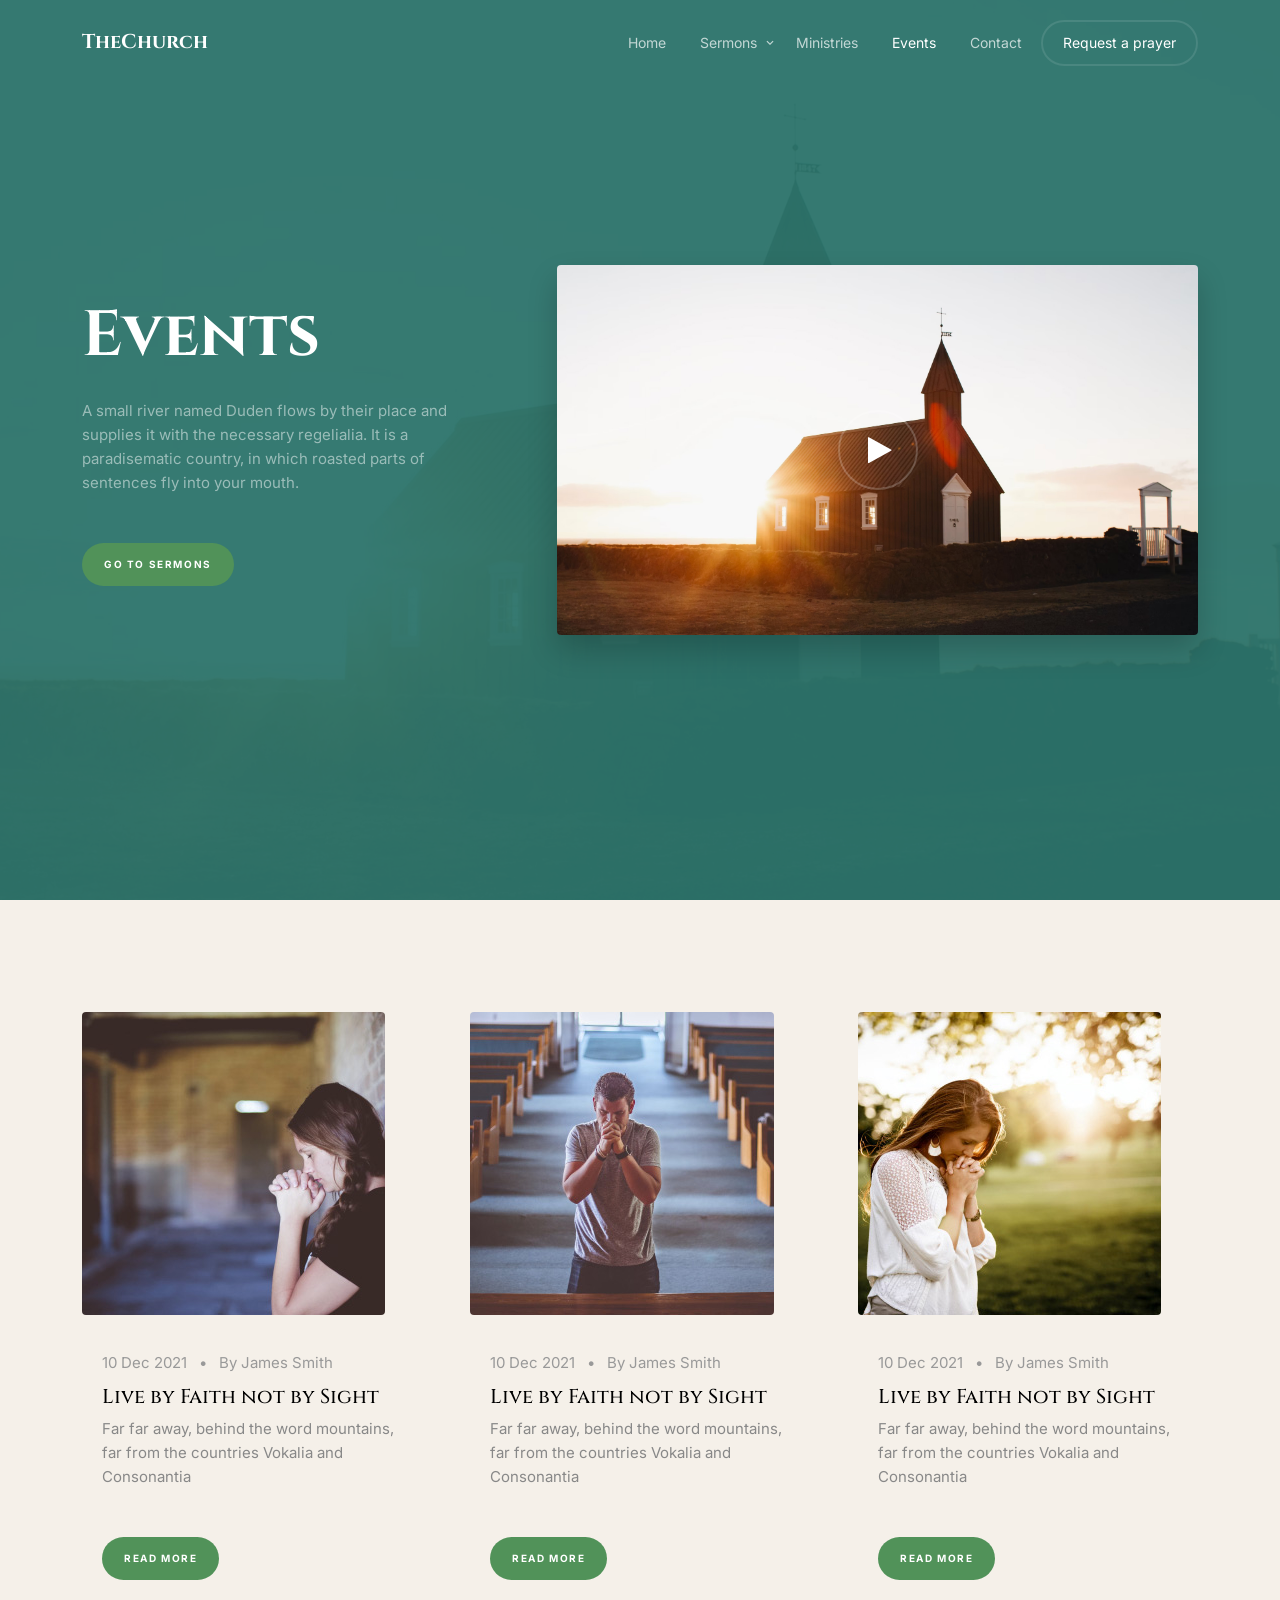
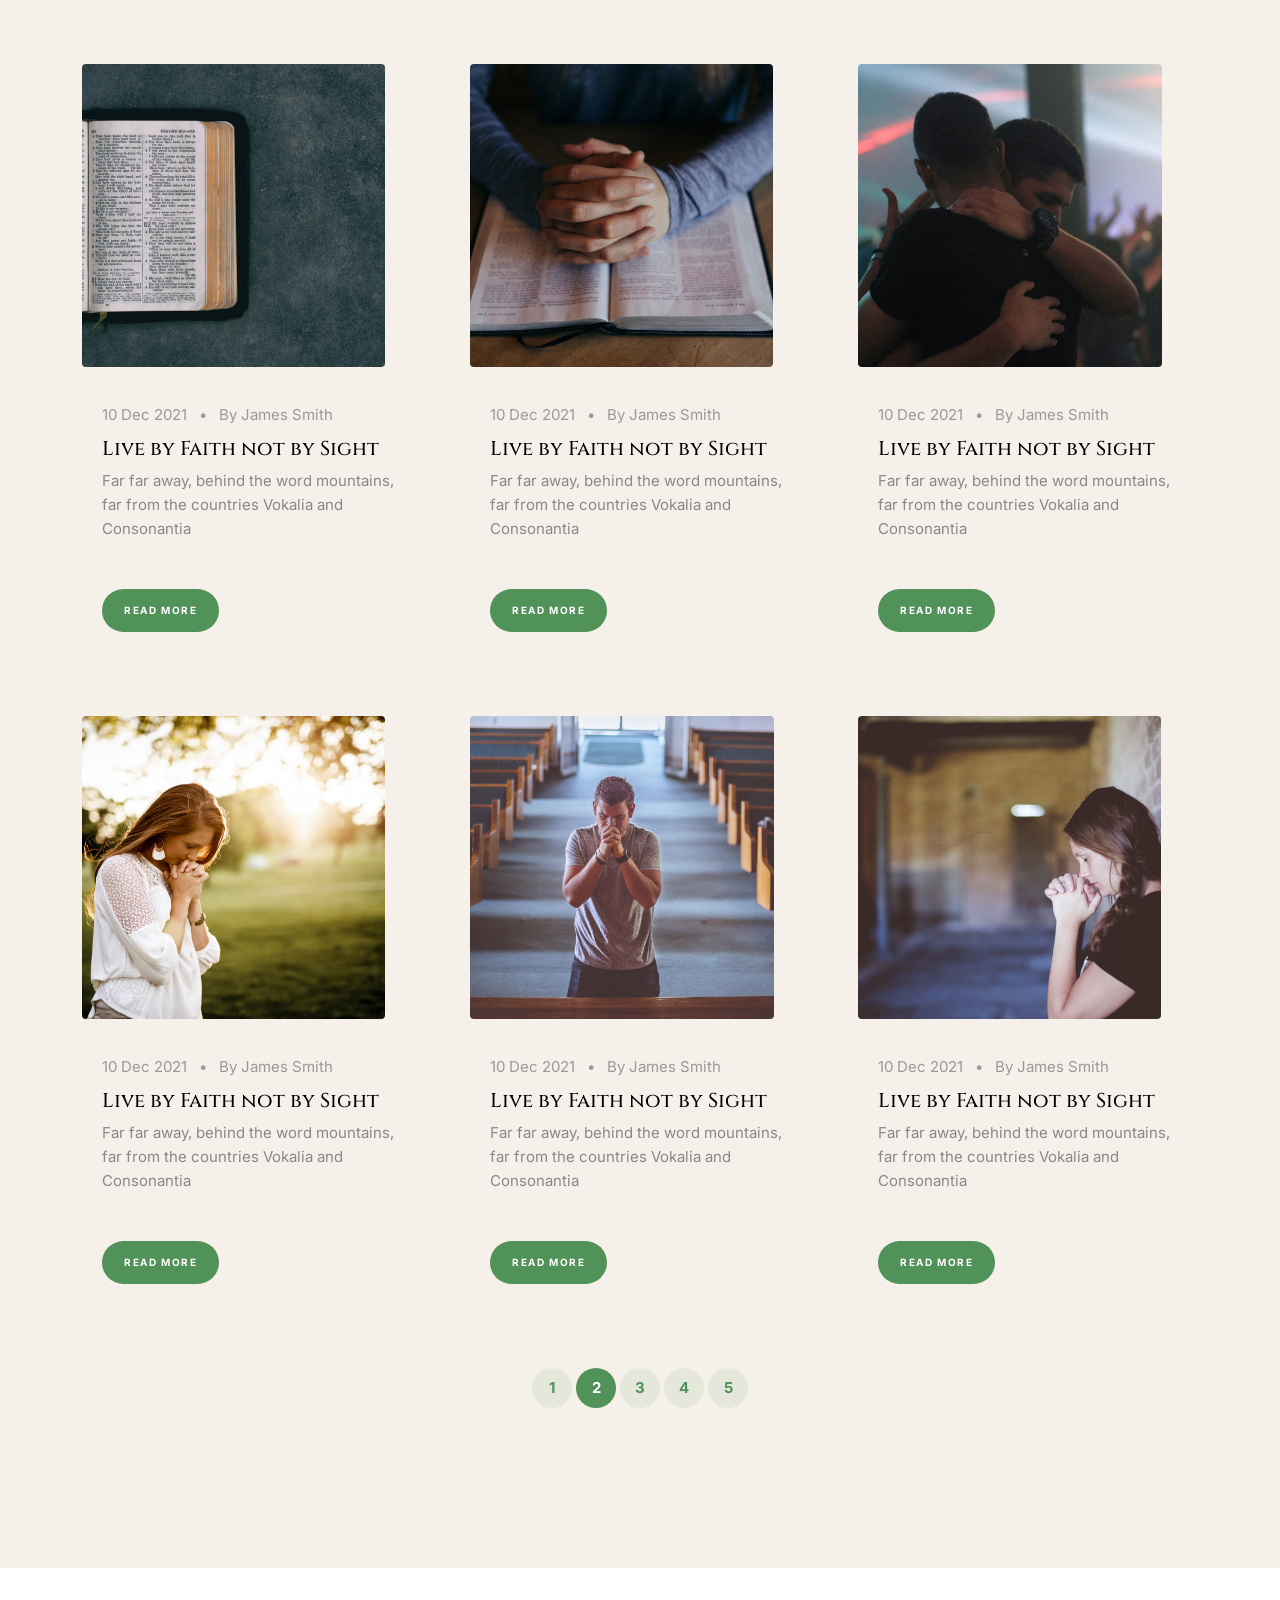
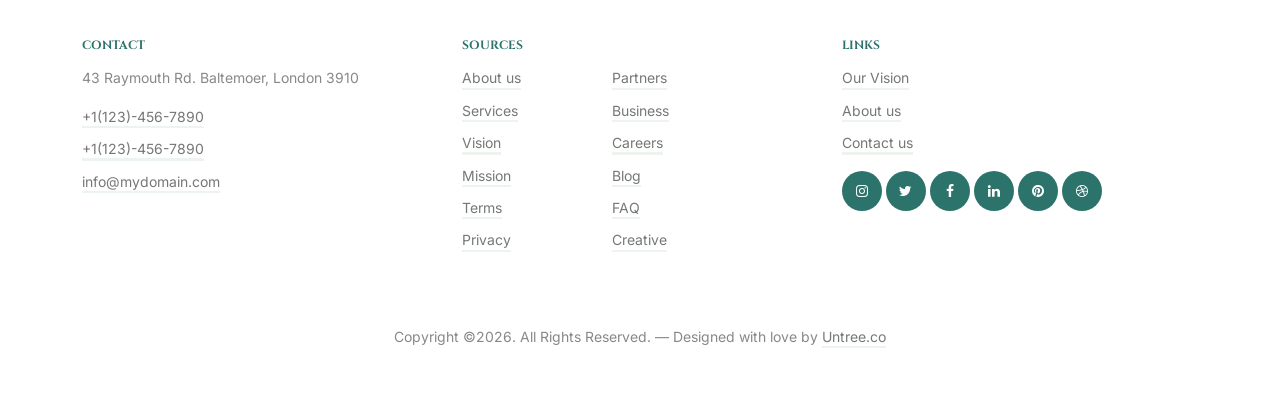
<file: events.html>
<!-- /*
* Template Name: TheChurch
* Template Author: Untree.co
* Tempalte URI: https://untree.co/
* License: https://creativecommons.org/licenses/by/3.0/
*/ -->
<!doctype html>
<html lang="en">
<head>
	<!-- Required meta tags -->
	<meta charset="utf-8">
	<meta name="viewport" content="width=device-width, initial-scale=1">
	
	<meta name="author" content="Untree.co">
	<link rel="shortcut icon" href="favicon.png">

	<meta name="description" content="" />
	<meta name="keywords" content="bootstrap, bootstrap5" />
	

	<link rel="preconnect" href="https://fonts.googleapis.com">
	<link rel="preconnect" href="https://fonts.gstatic.com" crossorigin>
	<link href="https://fonts.googleapis.com/css2?family=Cinzel:wght@400;600&family=Inter&display=swap" rel="stylesheet">


	<link rel="stylesheet" href="fonts/icomoon/style.css">
	<link rel="stylesheet" href="fonts/flaticon/font/flaticon.css">

	<link rel="stylesheet" href="css/tiny-slider.css">
	<link rel="stylesheet" href="css/glightbox.min.css">
	<link rel="stylesheet" href="css/aos.css">
	<link rel="stylesheet" href="css/style.css">

	<title>TheChurch &mdash; Free Bootstrap 5 Website Template by Untree.co</title>
</head>
<body >

	<div class="site-mobile-menu site-navbar-target">
		<div class="site-mobile-menu-header">
			<div class="site-mobile-menu-close">
				<span class="icofont-close js-menu-toggle"></span>
			</div>
		</div>
		<div class="site-mobile-menu-body"></div>
	</div>

	<nav class="site-nav">
		<div class="container">
			<div class="site-navigation">
				<a href="index.html" class="logo m-0 float-left">TheChurch</a>

				<ul class="js-clone-nav d-none d-lg-inline-block text-start site-menu float-end">
					<li><a href="index.html">Home</a></li>
					<li class="has-children">
						<a href="sermons.html">Sermons</a>
						<ul class="dropdown">
							<li><a href="sermons.html">Sermons</a></li>
							<li><a href="sermon-single">Sermons Single</a></li>
							<li class="has-children">
								<a href="#">Dropdown</a>
								<ul class="dropdown">
									<li><a href="#">Sub Menu One</a></li>
									<li><a href="#">Sub Menu Two</a></li>
									<li><a href="#">Sub Menu Three</a></li>
								</ul>
							</li>
						</ul>
					</li>
					<li><a href="ministry.html">Ministries</a></li>
					<li class="active"><a href="events.html">Events</a></li>
					<li><a href="contact.html">Contact</a></li>
					<li class="cta-button"><a href="contact.html">Request a prayer</a></li>
				</ul>

				

				<a href="#" class="burger ms-auto float-end site-menu-toggle js-menu-toggle d-inline-block d-lg-none light" data-toggle="collapse" data-target="#main-navbar">
					<span></span>
				</a>

				
			</div>
		</div>
	</nav>
	
	<div class="hero overlay" style="background-image: url('images/landscape-1.jpg'); ">
		<div class="container">
			<div class="row align-items-center justify-content-between">
				<div class="col-lg-5 me-auto text-start pe-lg-5">
					<div class="intro-text">
						<div class="mb-4"> 
							<h1 data-aos="fade-left" class="hero-heading">Events</h1>
						</div>
						<div class="">
							<p class="mb-5 opacity-5" data-aos="fade-left" data-aos-delay="200">A small river named Duden flows by their place and supplies it with the necessary regelialia. It is a paradisematic country, in which roasted parts of sentences fly into your mouth.</p>
							<p data-aos="fade-left" data-aos-delay="300"><a href="#" class="btn btn-primary">Go to sermons</a></p>
						</div>
					</div>
				</div>

				<div class="col-lg-7" data-aos="fade-left">
					<a href="https://www.youtube.com/watch?v=mwtbEGNABWU" class="video-bg glightbox">
						<span class="icon"><span class="icon-play"></span></span>
						<img src="images/landscape-1.jpg" alt="Image" class="img-fluid rounded">
					</a>
				</div>
			</div>
		</div>
	</div>

	<div class="section">
		<div class="container">
			
			<div class="row g-5">
				<div class="col-12 col-sm-6 col-md-6 col-lg-4" data-aos="fade-up" data-aos-delay="0">
					<div class="sermon-entry">
						<a href="#"><img src="images/sq-1.jpg" alt="Image" class="img-fluid mb-3 rounded"></a>
						<div class="sermon-body">
							<span class="date">10 Dec 2021 <span class="mx-2">&bullet;</span> By James Smith </span>
							<h3 class="mb-2"><a href="#">Live by Faith not by Sight</a></h3>
							<p class="mb-5">Far far away, behind the word mountains, far from the countries Vokalia and Consonantia</p>
							<p><a href="#" class="btn btn-primary btn-sm">Read more</a></p>
						</div>
					</div>
				</div>
				<div class="col-12 col-sm-6 col-md-6 col-lg-4" data-aos="fade-up" data-aos-delay="100">
					<div class="sermon-entry">
						<a href="#"><img src="images/sq-2.jpg" alt="Image" class="img-fluid mb-3 rounded"></a>
						<div class="sermon-body">
							<span class="date">10 Dec 2021 <span class="mx-2">&bullet;</span> By James Smith </span>
							<h3 class="mb-2"><a href="#">Live by Faith not by Sight</a></h3>
							<p class="mb-5">Far far away, behind the word mountains, far from the countries Vokalia and Consonantia</p>
							<p><a href="#" class="btn btn-primary btn-sm">Read more</a></p>
						</div>
					</div>
				</div>
				<div class="col-12 col-sm-6 col-md-6 col-lg-4" data-aos="fade-up" data-aos-delay="100">
					<div class="sermon-entry">
						<a href="#"><img src="images/sq-3.jpg" alt="Image" class="img-fluid mb-3 rounded"></a>
						<div class="sermon-body">
							<span class="date">10 Dec 2021 <span class="mx-2">&bullet;</span> By James Smith </span>
							<h3 class="mb-2"><a href="#">Live by Faith not by Sight</a></h3>
							<p class="mb-5">Far far away, behind the word mountains, far from the countries Vokalia and Consonantia</p>
							<p><a href="#" class="btn btn-primary btn-sm">Read more</a></p>
						</div>
					</div>
				</div>

				<div class="col-12 col-sm-6 col-md-6 col-lg-4" data-aos="fade-up" data-aos-delay="0">
					<div class="sermon-entry">
						<a href="#"><img src="images/sq-4.jpg" alt="Image" class="img-fluid mb-3 rounded"></a>
						<div class="sermon-body">
							<span class="date">10 Dec 2021 <span class="mx-2">&bullet;</span> By James Smith </span>
							<h3 class="mb-2"><a href="#">Live by Faith not by Sight</a></h3>
							<p class="mb-5">Far far away, behind the word mountains, far from the countries Vokalia and Consonantia</p>
							<p><a href="#" class="btn btn-primary btn-sm">Read more</a></p>
						</div>
					</div>
				</div>
				<div class="col-12 col-sm-6 col-md-6 col-lg-4" data-aos="fade-up" data-aos-delay="100">
					<div class="sermon-entry">
						<a href="#"><img src="images/sq-5.jpg" alt="Image" class="img-fluid mb-3 rounded"></a>
						<div class="sermon-body">
							<span class="date">10 Dec 2021 <span class="mx-2">&bullet;</span> By James Smith </span>
							<h3 class="mb-2"><a href="#">Live by Faith not by Sight</a></h3>
							<p class="mb-5">Far far away, behind the word mountains, far from the countries Vokalia and Consonantia</p>
							<p><a href="#" class="btn btn-primary btn-sm">Read more</a></p>
						</div>
					</div>
				</div>
				<div class="col-12 col-sm-6 col-md-6 col-lg-4" data-aos="fade-up" data-aos-delay="100">
					<div class="sermon-entry">
						<a href="#"><img src="images/sq-6.jpg" alt="Image" class="img-fluid mb-3 rounded"></a>
						<div class="sermon-body">
							<span class="date">10 Dec 2021 <span class="mx-2">&bullet;</span> By James Smith </span>
							<h3 class="mb-2"><a href="#">Live by Faith not by Sight</a></h3>
							<p class="mb-5">Far far away, behind the word mountains, far from the countries Vokalia and Consonantia</p>
							<p><a href="#" class="btn btn-primary btn-sm">Read more</a></p>
						</div>
					</div>
				</div>

				<div class="col-12 col-sm-6 col-md-6 col-lg-4" data-aos="fade-up" data-aos-delay="0">
					<div class="sermon-entry">
						<a href="#"><img src="images/sq-3.jpg" alt="Image" class="img-fluid mb-3 rounded"></a>
						<div class="sermon-body">
							<span class="date">10 Dec 2021 <span class="mx-2">&bullet;</span> By James Smith </span>
							<h3 class="mb-2"><a href="#">Live by Faith not by Sight</a></h3>
							<p class="mb-5">Far far away, behind the word mountains, far from the countries Vokalia and Consonantia</p>
							<p><a href="#" class="btn btn-primary btn-sm">Read more</a></p>
						</div>
					</div>
				</div>
				<div class="col-12 col-sm-6 col-md-6 col-lg-4" data-aos="fade-up" data-aos-delay="100">
					<div class="sermon-entry">
						<a href="#"><img src="images/sq-2.jpg" alt="Image" class="img-fluid mb-3 rounded"></a>
						<div class="sermon-body">
							<span class="date">10 Dec 2021 <span class="mx-2">&bullet;</span> By James Smith </span>
							<h3 class="mb-2"><a href="#">Live by Faith not by Sight</a></h3>
							<p class="mb-5">Far far away, behind the word mountains, far from the countries Vokalia and Consonantia</p>
							<p><a href="#" class="btn btn-primary btn-sm">Read more</a></p>
						</div>
					</div>
				</div>
				<div class="col-12 col-sm-6 col-md-6 col-lg-4" data-aos="fade-up" data-aos-delay="100">
					<div class="sermon-entry">
						<a href="#"><img src="images/sq-1.jpg" alt="Image" class="img-fluid mb-3 rounded"></a>
						<div class="sermon-body">
							<span class="date">10 Dec 2021 <span class="mx-2">&bullet;</span> By James Smith </span>
							<h3 class="mb-2"><a href="#">Live by Faith not by Sight</a></h3>
							<p class="mb-5">Far far away, behind the word mountains, far from the countries Vokalia and Consonantia</p>
							<p><a href="#" class="btn btn-primary btn-sm">Read more</a></p>
						</div>
					</div>
				</div>
			</div>

			<div class="row align-items-center py-5">
				
				<div class="col-lg-6 mx-auto text-center">
					<div class="custom-pagination">
						<a href="#">1</a>
						<a href="#" class="active">2</a>
						<a href="#">3</a>
						<a href="#">4</a>
						<a href="#">5</a>
					</div>
				</div>
			</div>

		</div>
	</div>




	<div class="site-footer bg-white">
		<div class="container">
			<div class="row">
				<div class="col-lg-4">
					<div class="widget">
						<h3>Contact</h3>
						<address>43 Raymouth Rd. Baltemoer, London 3910</address>
						<ul class="list-unstyled links">
							<li><a href="tel://11234567890">+1(123)-456-7890</a></li>
							<li><a href="tel://11234567890">+1(123)-456-7890</a></li>
							<li><a href="mailto:info@mydomain.com">info@mydomain.com</a></li>
						</ul>
					</div> <!-- /.widget -->
				</div> <!-- /.col-lg-4 -->
				<div class="col-lg-4">
					<div class="widget">
						<h3>Sources</h3>
						<ul class="list-unstyled float-start links">
							<li><a href="#">About us</a></li>
							<li><a href="#">Services</a></li>
							<li><a href="#">Vision</a></li>
							<li><a href="#">Mission</a></li>
							<li><a href="#">Terms</a></li>
							<li><a href="#">Privacy</a></li>
						</ul>
						<ul class="list-unstyled float-start links">
							<li><a href="#">Partners</a></li>
							<li><a href="#">Business</a></li>
							<li><a href="#">Careers</a></li>
							<li><a href="#">Blog</a></li>
							<li><a href="#">FAQ</a></li>
							<li><a href="#">Creative</a></li>
						</ul>
					</div> <!-- /.widget -->
				</div> <!-- /.col-lg-4 -->
				<div class="col-lg-4">
					<div class="widget">
						<h3>Links</h3>
						<ul class="list-unstyled links">
							<li><a href="#">Our Vision</a></li>
							<li><a href="#">About us</a></li>
							<li><a href="#">Contact us</a></li>
						</ul>

						<ul class="list-unstyled social">
							<li><a href="#"><span class="icon-instagram"></span></a></li>
							<li><a href="#"><span class="icon-twitter"></span></a></li>
							<li><a href="#"><span class="icon-facebook"></span></a></li>
							<li><a href="#"><span class="icon-linkedin"></span></a></li>
							<li><a href="#"><span class="icon-pinterest"></span></a></li>
							<li><a href="#"><span class="icon-dribbble"></span></a></li>
						</ul>
					</div> <!-- /.widget -->
				</div> <!-- /.col-lg-4 -->
			</div> <!-- /.row -->

			<div class="row mt-5">
				<div class="col-12 text-center">
					<p class="mb-0">Copyright &copy;<script>document.write(new Date().getFullYear());</script>. All Rights Reserved. &mdash; Designed with love by <a href="https://untree.co">Untree.co</a> <!-- License information: https://untree.co/license/ -->
					</p>
				</div>
			</div>
		</div> <!-- /.container -->
	</div> <!-- /.site-footer -->


	<!-- Preloader -->
	<div id="overlayer"></div>
	<div class="loader">
		<div class="spinner-border text-primary" role="status">
			<span class="visually-hidden">Loading...</span>
		</div>
	</div>




	<script src="js/bootstrap.bundle.min.js"></script>
	<script src="js/tiny-slider.js"></script>
	<script src="js/glightbox.min.js"></script>
	<script src="js/aos.js"></script>
	<script src="js/navbar.js"></script>
	<script src="js/counter.js"></script>
	<script src="js/custom.js"></script>

	
</body>
</html>
</file>
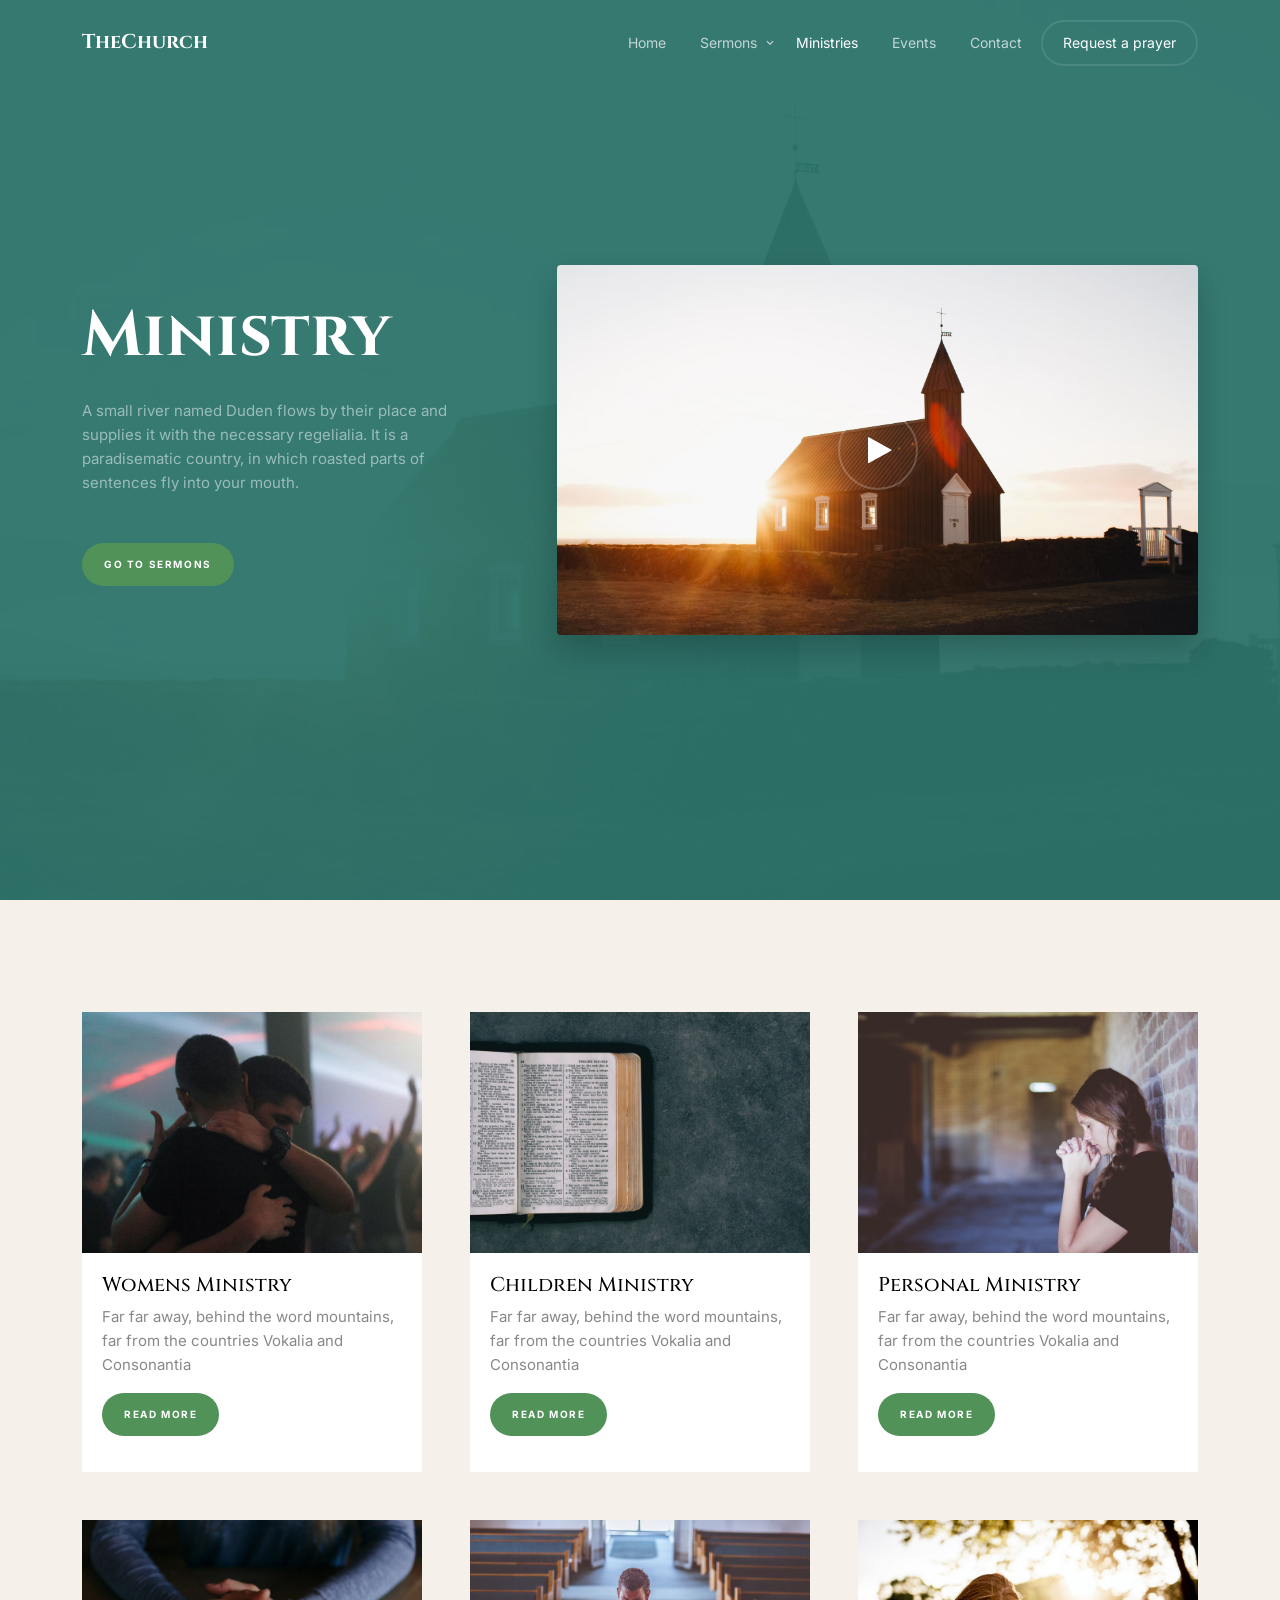
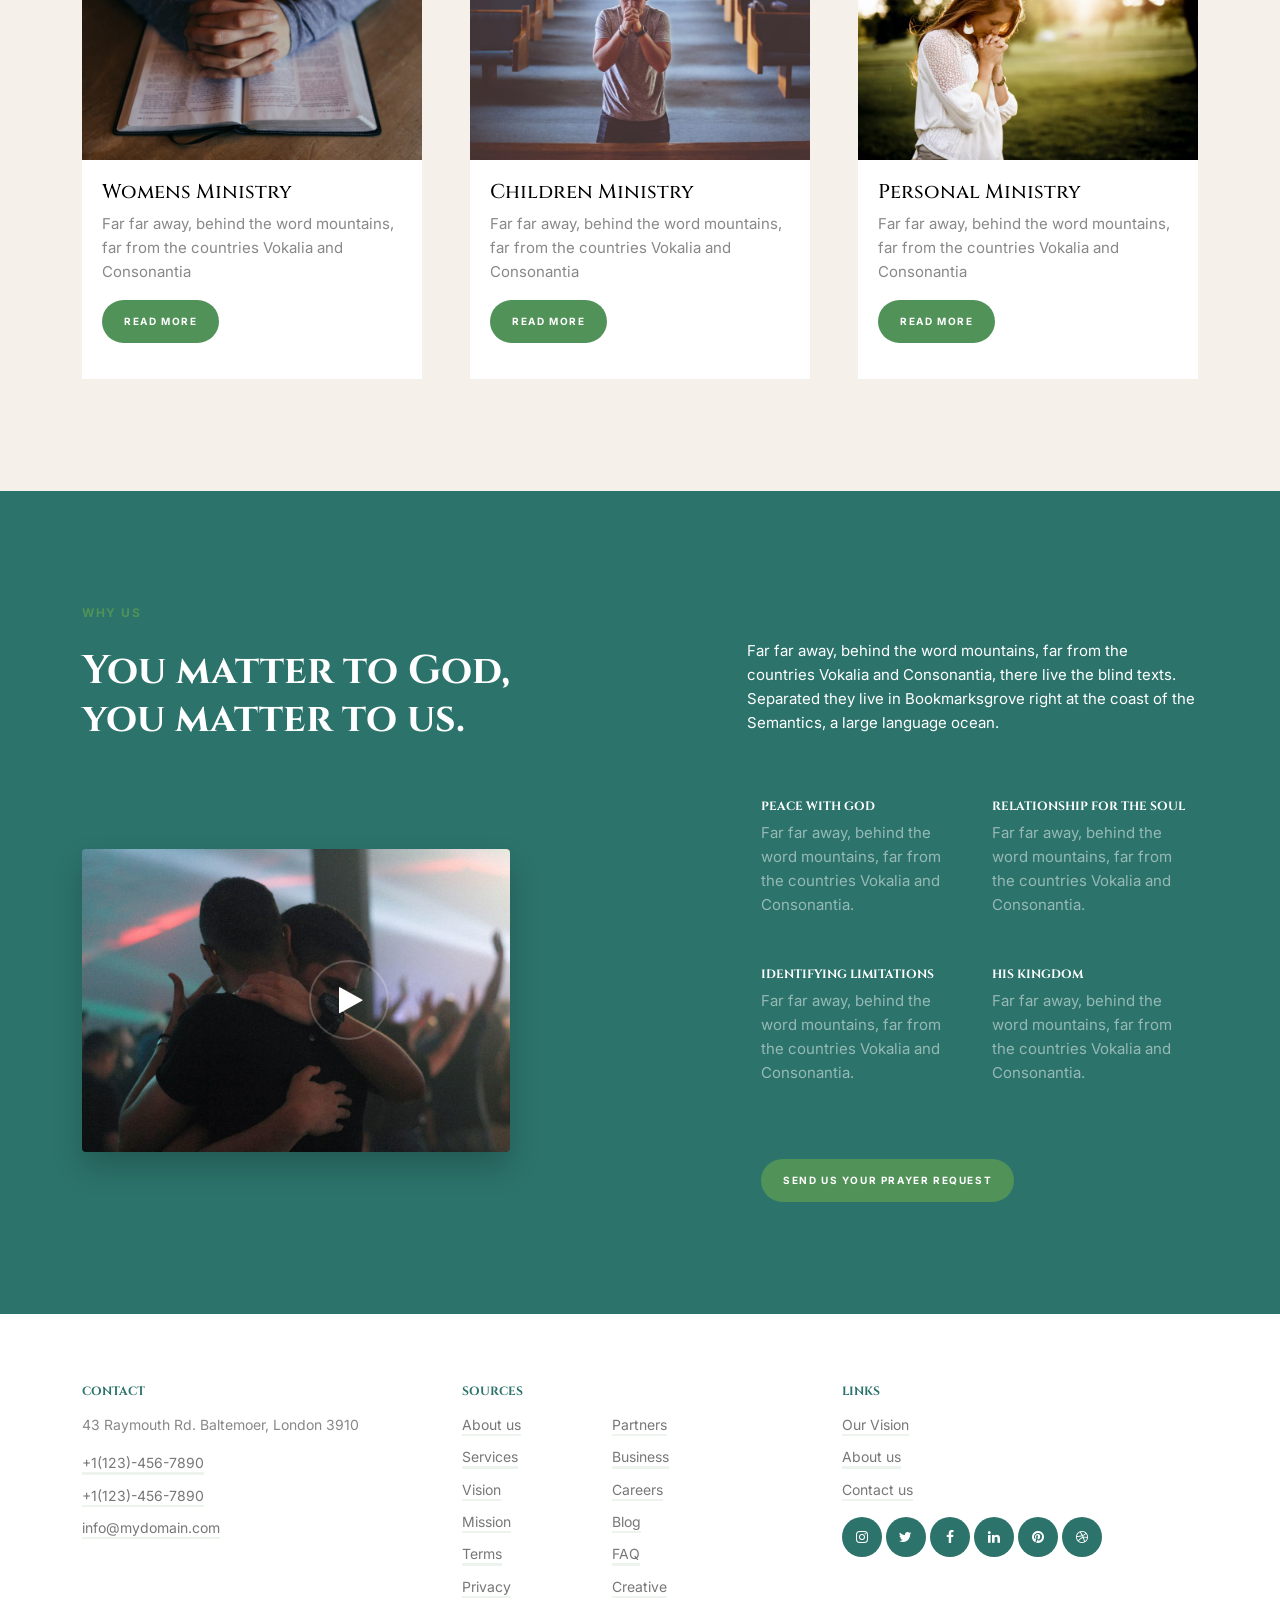
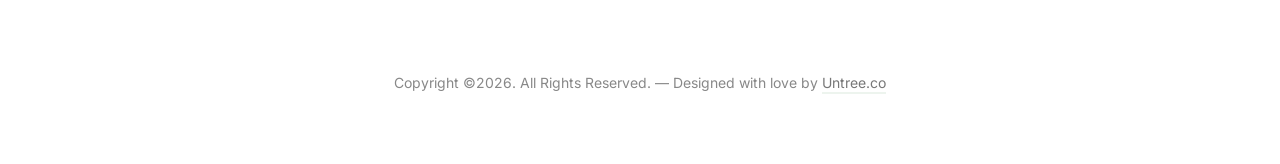
<file: ministry.html>
<!-- /*
* Template Name: TheChurch
* Template Author: Untree.co
* Tempalte URI: https://untree.co/
* License: https://creativecommons.org/licenses/by/3.0/
*/ -->
<!doctype html>
<html lang="en">
<head>
	<!-- Required meta tags -->
	<meta charset="utf-8">
	<meta name="viewport" content="width=device-width, initial-scale=1">
	
	<meta name="author" content="Untree.co">
	<link rel="shortcut icon" href="favicon.png">

	<meta name="description" content="" />
	<meta name="keywords" content="bootstrap, bootstrap5" />
	

	<link rel="preconnect" href="https://fonts.googleapis.com">
	<link rel="preconnect" href="https://fonts.gstatic.com" crossorigin>
	<link href="https://fonts.googleapis.com/css2?family=Cinzel:wght@400;600&family=Inter&display=swap" rel="stylesheet">


	<link rel="stylesheet" href="fonts/icomoon/style.css">
	<link rel="stylesheet" href="fonts/flaticon/font/flaticon.css">

	<link rel="stylesheet" href="css/tiny-slider.css">
	<link rel="stylesheet" href="css/glightbox.min.css">
	<link rel="stylesheet" href="css/aos.css">
	<link rel="stylesheet" href="css/style.css">

	<title>TheChurch &mdash; Free Bootstrap 5 Website Template by Untree.co</title>
</head>
<body >

	<div class="site-mobile-menu site-navbar-target">
		<div class="site-mobile-menu-header">
			<div class="site-mobile-menu-close">
				<span class="icofont-close js-menu-toggle"></span>
			</div>
		</div>
		<div class="site-mobile-menu-body"></div>
	</div>

	<nav class="site-nav">
		<div class="container">
			<div class="site-navigation">
				<a href="index.html" class="logo m-0 float-left">TheChurch</a>

				<ul class="js-clone-nav d-none d-lg-inline-block text-start site-menu float-end">
					<li><a href="index.html">Home</a></li>
					<li class="has-children">
						<a href="sermons.html">Sermons</a>
						<ul class="dropdown">
							<li><a href="sermons.html">Sermons</a></li>
							<li><a href="sermon-single.html">Sermons Single</a></li>
							<li class="has-children">
								<a href="#">Dropdown</a>
								<ul class="dropdown">
									<li><a href="#">Sub Menu One</a></li>
									<li><a href="#">Sub Menu Two</a></li>
									<li><a href="#">Sub Menu Three</a></li>
								</ul>
							</li>
						</ul>
					</li>
					<li class="active"><a href="ministry.html">Ministries</a></li>
					<li><a href="events.html">Events</a></li>
					<li><a href="contact.html">Contact</a></li>
					<li class="cta-button"><a href="contact.html">Request a prayer</a></li>
				</ul>

				

				<a href="#" class="burger ms-auto float-end site-menu-toggle js-menu-toggle d-inline-block d-lg-none light" data-toggle="collapse" data-target="#main-navbar">
					<span></span>
				</a>

				
			</div>
		</div>
	</nav>
	
	<div class="hero overlay" style="background-image: url('images/landscape-1.jpg'); ">
		<div class="container">
			<div class="row align-items-center justify-content-between">
				<div class="col-lg-5 me-auto text-start pe-lg-5">
					<div class="intro-text">
						<div class="mb-4"> 
							<h1 data-aos="fade-left" class="hero-heading">Ministry</h1>
						</div>
						<div class="">
							<p class="mb-5 opacity-5" data-aos="fade-left" data-aos-delay="200">A small river named Duden flows by their place and supplies it with the necessary regelialia. It is a paradisematic country, in which roasted parts of sentences fly into your mouth.</p>
							<p data-aos="fade-left" data-aos-delay="300"><a href="#" class="btn btn-primary">Go to sermons</a></p>
						</div>
					</div>
				</div>

				<div class="col-lg-7" data-aos="fade-left">
					<a href="https://www.youtube.com/watch?v=mwtbEGNABWU" class="video-bg glightbox">
						<span class="icon"><span class="icon-play"></span></span>
						<img src="images/landscape-1.jpg" alt="Image" class="img-fluid rounded">
					</a>
				</div>
			</div>
		</div>
	</div>

	<div class="section">
		<div class="container">

			<div class="row g-5">
				<div class="col-12 col-sm-6 col-md-6 col-lg-4" data-aos="fade-up" data-aos-delay="0">
					<div class="sermon-entry">
						<a href="#"><img src="images/rect-img-6.jpg" alt="Image" class="img-fluid"></a>
						<div class="sermon-body bg-white">
							<h3 class="mb-2"><a href="#">Womens Ministry</a></h3>
							<p class="mb-3">Far far away, behind the word mountains, far from the countries Vokalia and Consonantia</p>
							<p><a href="#" class="btn btn-primary btn-sm">Read more</a></p>
						</div>
					</div>
				</div>
				<div class="col-12 col-sm-6 col-md-6 col-lg-4" data-aos="fade-up" data-aos-delay="100">
					<div class="sermon-entry">
						<a href="#"><img src="images/rect-img-4.jpg" alt="Image" class="img-fluid"></a>
						<div class="sermon-body bg-white">
							<h3 class="mb-2"><a href="#">Children Ministry</a></h3>
							<p class="mb-3">Far far away, behind the word mountains, far from the countries Vokalia and Consonantia</p>
							<p><a href="#" class="btn btn-primary btn-sm">Read more</a></p>
						</div>
					</div>
				</div>
				<div class="col-12 col-sm-6 col-md-6 col-lg-4" data-aos="fade-up" data-aos-delay="100">
					<div class="sermon-entry">
						<a href="#"><img src="images/rect-img-1.jpg" alt="Image" class="img-fluid"></a>
						<div class="sermon-body bg-white">
							<h3 class="mb-2"><a href="#">Personal Ministry</a></h3>
							<p class="mb-3">Far far away, behind the word mountains, far from the countries Vokalia and Consonantia</p>
							<p><a href="#" class="btn btn-primary btn-sm">Read more</a></p>
						</div>
					</div>
				</div>

				<div class="col-12 col-sm-6 col-md-6 col-lg-4" data-aos="fade-up" data-aos-delay="0">
					<div class="sermon-entry">
						<a href="#"><img src="images/rect-img-5.jpg" alt="Image" class="img-fluid"></a>
						<div class="sermon-body bg-white">
							<h3 class="mb-2"><a href="#">Womens Ministry</a></h3>
							<p class="mb-3">Far far away, behind the word mountains, far from the countries Vokalia and Consonantia</p>
							<p><a href="#" class="btn btn-primary btn-sm">Read more</a></p>
						</div>
					</div>
				</div>
				<div class="col-12 col-sm-6 col-md-6 col-lg-4" data-aos="fade-up" data-aos-delay="100">
					<div class="sermon-entry">
						<a href="#"><img src="images/rect-img-2.jpg" alt="Image" class="img-fluid"></a>
						<div class="sermon-body bg-white">
							<h3 class="mb-2"><a href="#">Children Ministry</a></h3>
							<p class="mb-3">Far far away, behind the word mountains, far from the countries Vokalia and Consonantia</p>
							<p><a href="#" class="btn btn-primary btn-sm">Read more</a></p>
						</div>
					</div>
				</div>
				<div class="col-12 col-sm-6 col-md-6 col-lg-4" data-aos="fade-up" data-aos-delay="100">
					<div class="sermon-entry">
						<a href="#"><img src="images/rect-img-3.jpg" alt="Image" class="img-fluid"></a>
						<div class="sermon-body bg-white">
							<h3 class="mb-2"><a href="#">Personal Ministry</a></h3>
							<p class="mb-3">Far far away, behind the word mountains, far from the countries Vokalia and Consonantia</p>
							<p><a href="#" class="btn btn-primary btn-sm">Read more</a></p>
						</div>
					</div>
				</div>
			</div>
		</div>
	</div>


	<div class="section bg-secondary">
		<div class="container">
			<div class="row mb-5 justify-content-between align-items-center">
				<div class="col-lg-5" data-aos="fade-up">
					<span class="subheading d-block mb-4 ">Why Us</span>
					<h2 class="heading text-white">You matter to God, you matter to us.</h2>
				</div>
				<div class="col-lg-5 align-self-end text-white" data-aos="fade-up" data-aos-delay="100">
					<p>Far far away, behind the word mountains, far from the countries Vokalia and Consonantia, there live the blind texts. Separated they live in Bookmarksgrove right at the coast of the Semantics, a large language ocean.</p>
				</div>
			</div>
			<div class="row align-items-center g-5">
				<div class="col-lg-6" data-aos="fade-up">
					<a href="https://www.youtube.com/watch?v=mwtbEGNABWU" class="video-bg glightbox">
						<span class="icon"><span class="icon-play"></span></span>
						<img src="images/rect-img-6.jpg" alt="Image" class="img-fluid rounded">
					</a>
				</div>
				<div class="col-lg-5 ms-auto" data-aos="fade-up" data-aos-delay="100">
					<div class="row g-4">
						<div class="col-lg-6 feature-1">
							<h3 class="text-white">Peace with God</h3>
							<p class="opac-white-5">Far far away, behind the word mountains, far from the countries Vokalia and Consonantia. </p>
						</div>
						<div class="col-lg-6 feature-1">
							<h3 class="text-white">Relationship for the Soul</h3>
							<p class="opac-white-5">Far far away, behind the word mountains, far from the countries Vokalia and Consonantia. </p>
						</div>

						<div class="col-lg-6 feature-1">
							<h3 class="text-white">Identifying Limitations</h3>
							<p class="opac-white-5">Far far away, behind the word mountains, far from the countries Vokalia and Consonantia. </p>
						</div>
						<div class="col-lg-6 feature-1">
							<h3 class="text-white">His Kingdom</h3>
							<p class="opac-white-5">Far far away, behind the word mountains, far from the countries Vokalia and Consonantia. </p>
						</div>

					</div>
					<div class="row mt-5">
						<div class="col-lg-12">
							<a href="#" class="btn btn-primary">Send us your prayer request</a>
						</div>
					</div>
				</div>
			</div>
		</div>
	</div>




	<div class="site-footer bg-white">
		<div class="container">
			<div class="row">
				<div class="col-lg-4">
					<div class="widget">
						<h3>Contact</h3>
						<address>43 Raymouth Rd. Baltemoer, London 3910</address>
						<ul class="list-unstyled links">
							<li><a href="tel://11234567890">+1(123)-456-7890</a></li>
							<li><a href="tel://11234567890">+1(123)-456-7890</a></li>
							<li><a href="mailto:info@mydomain.com">info@mydomain.com</a></li>
						</ul>
					</div> <!-- /.widget -->
				</div> <!-- /.col-lg-4 -->
				<div class="col-lg-4">
					<div class="widget">
						<h3>Sources</h3>
						<ul class="list-unstyled float-start links">
							<li><a href="#">About us</a></li>
							<li><a href="#">Services</a></li>
							<li><a href="#">Vision</a></li>
							<li><a href="#">Mission</a></li>
							<li><a href="#">Terms</a></li>
							<li><a href="#">Privacy</a></li>
						</ul>
						<ul class="list-unstyled float-start links">
							<li><a href="#">Partners</a></li>
							<li><a href="#">Business</a></li>
							<li><a href="#">Careers</a></li>
							<li><a href="#">Blog</a></li>
							<li><a href="#">FAQ</a></li>
							<li><a href="#">Creative</a></li>
						</ul>
					</div> <!-- /.widget -->
				</div> <!-- /.col-lg-4 -->
				<div class="col-lg-4">
					<div class="widget">
						<h3>Links</h3>
						<ul class="list-unstyled links">
							<li><a href="#">Our Vision</a></li>
							<li><a href="#">About us</a></li>
							<li><a href="#">Contact us</a></li>
						</ul>

						<ul class="list-unstyled social">
							<li><a href="#"><span class="icon-instagram"></span></a></li>
							<li><a href="#"><span class="icon-twitter"></span></a></li>
							<li><a href="#"><span class="icon-facebook"></span></a></li>
							<li><a href="#"><span class="icon-linkedin"></span></a></li>
							<li><a href="#"><span class="icon-pinterest"></span></a></li>
							<li><a href="#"><span class="icon-dribbble"></span></a></li>
						</ul>
					</div> <!-- /.widget -->
				</div> <!-- /.col-lg-4 -->
			</div> <!-- /.row -->

			<div class="row mt-5">
				<div class="col-12 text-center">
					<p class="mb-0">Copyright &copy;<script>document.write(new Date().getFullYear());</script>. All Rights Reserved. &mdash; Designed with love by <a href="https://untree.co">Untree.co</a> <!-- License information: https://untree.co/license/ -->
					</p>
				</div>
			</div>
		</div> <!-- /.container -->
	</div> <!-- /.site-footer -->


	<!-- Preloader -->
	<div id="overlayer"></div>
	<div class="loader">
		<div class="spinner-border text-primary" role="status">
			<span class="visually-hidden">Loading...</span>
		</div>
	</div>




	<script src="js/bootstrap.bundle.min.js"></script>
	<script src="js/tiny-slider.js"></script>
	<script src="js/glightbox.min.js"></script>
	<script src="js/aos.js"></script>
	<script src="js/navbar.js"></script>
	<script src="js/counter.js"></script>
	<script src="js/custom.js"></script>

	
</body>
</html>
</file>
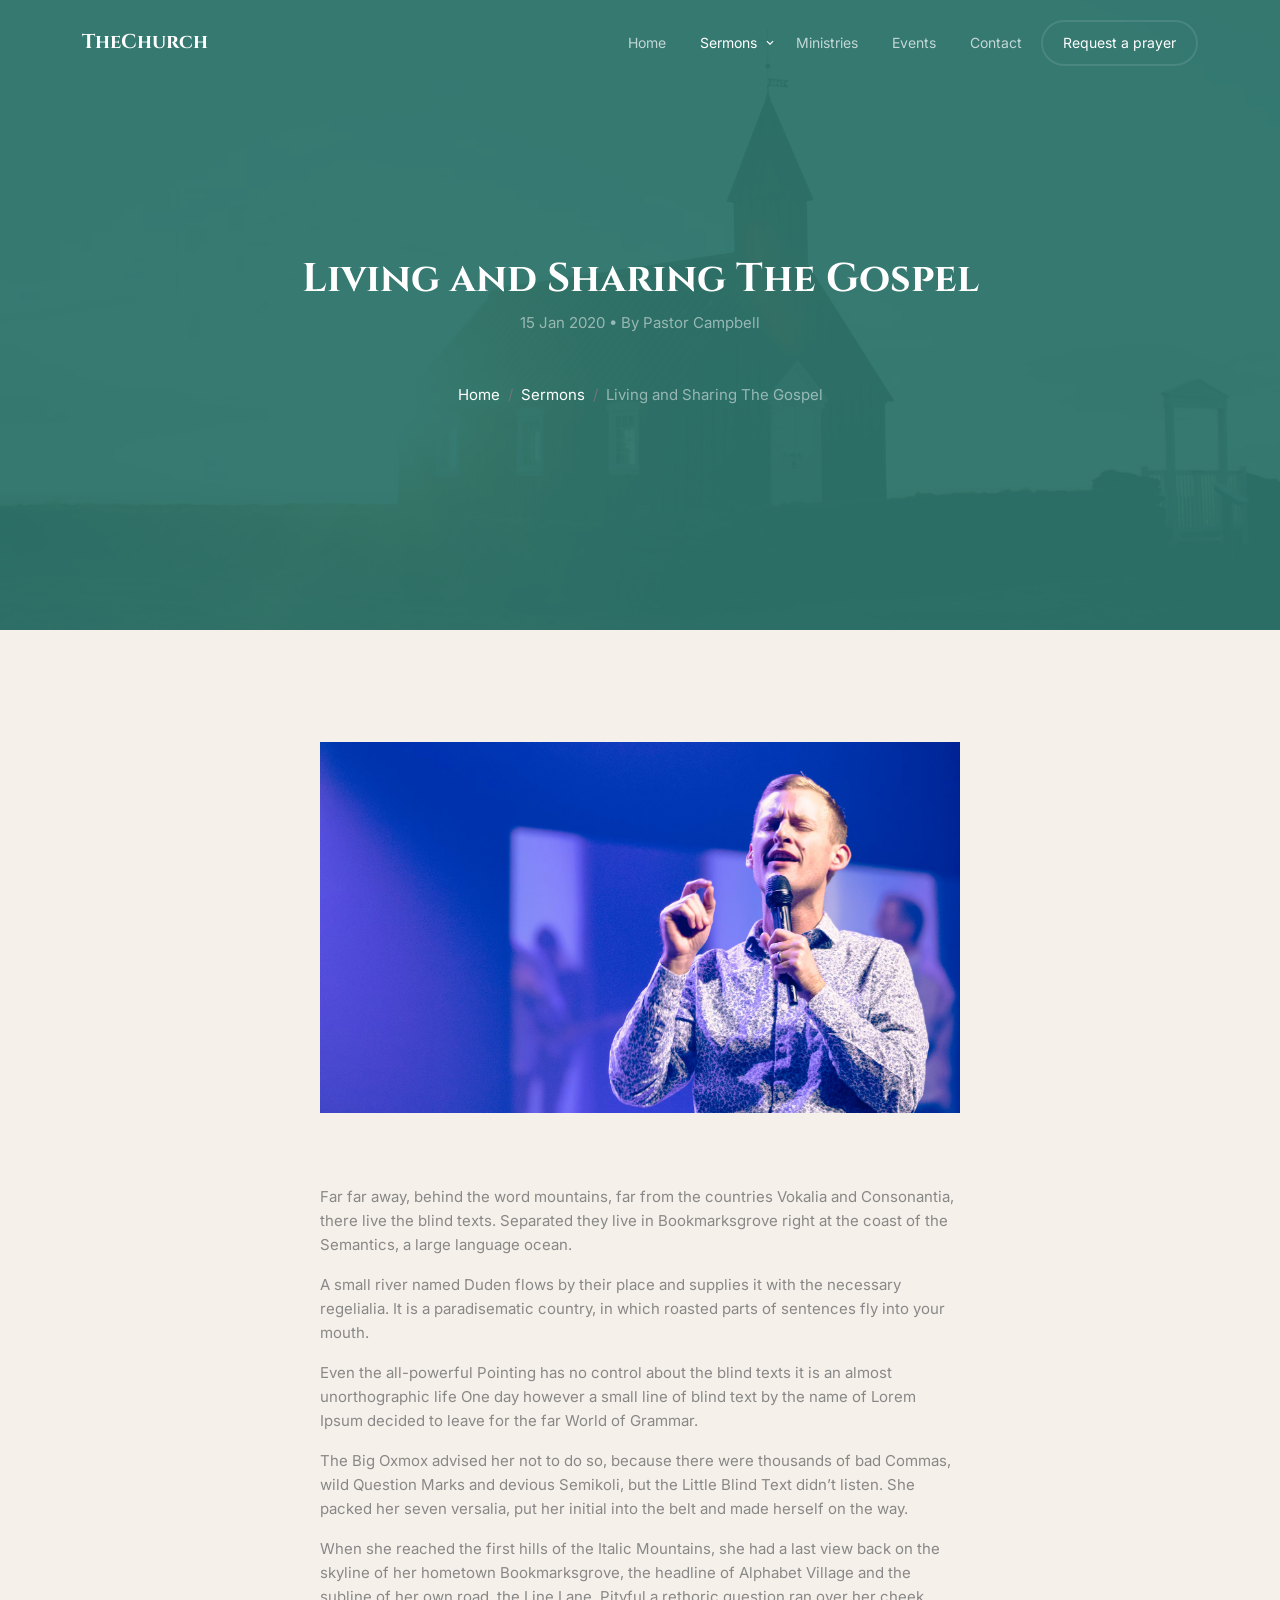
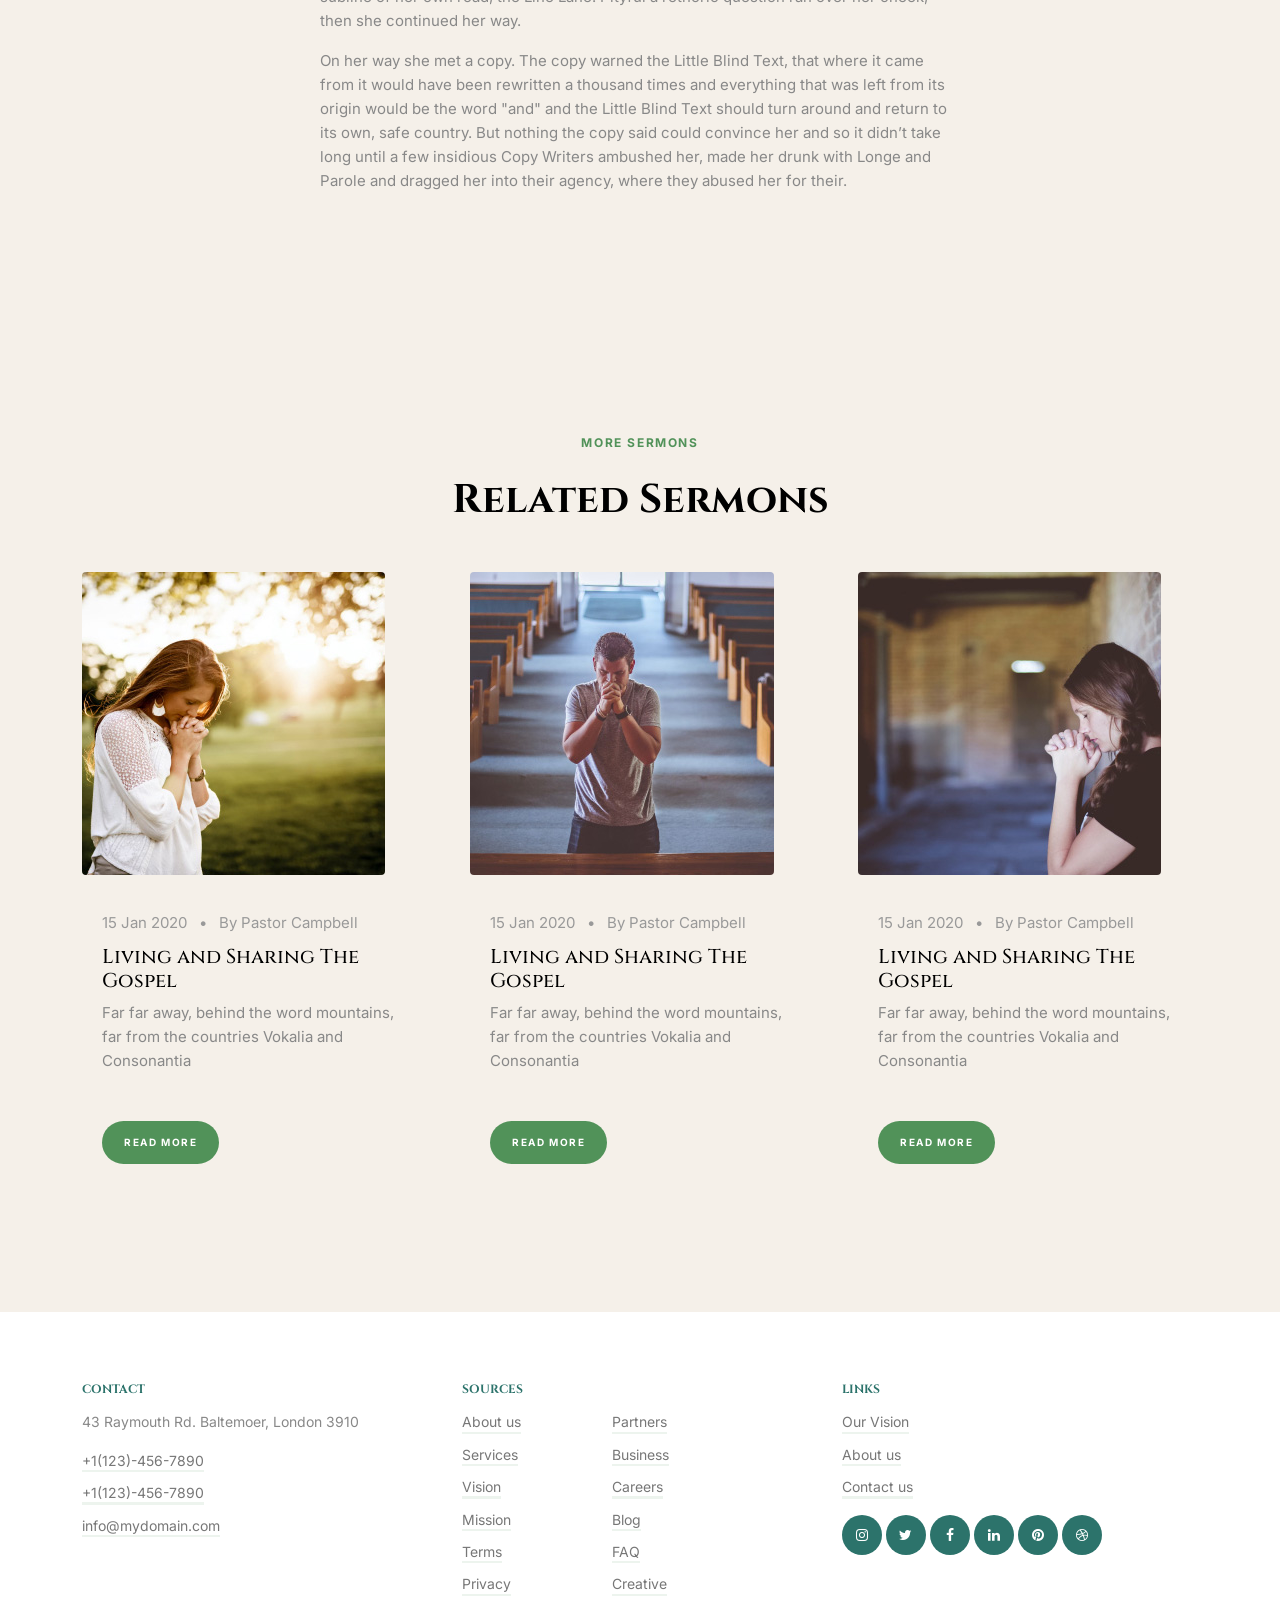
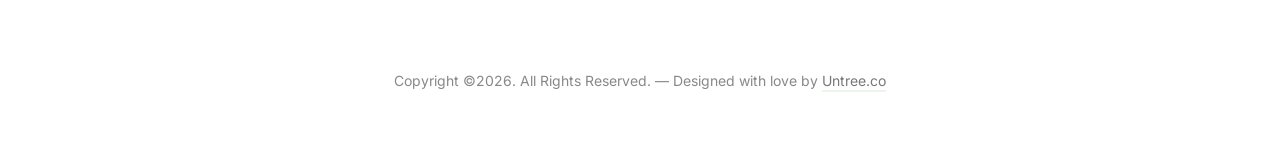
<file: sermon-single.html>
<!-- /*
* Template Name: TheChurch
* Template Author: Untree.co
* Tempalte URI: https://untree.co/
* License: https://creativecommons.org/licenses/by/3.0/
*/ -->
<!doctype html>
<html lang="en">
<head>
	<!-- Required meta tags -->
	<meta charset="utf-8">
	<meta name="viewport" content="width=device-width, initial-scale=1">
	
	<meta name="author" content="Untree.co">
	<link rel="shortcut icon" href="favicon.png">

	<meta name="description" content="" />
	<meta name="keywords" content="bootstrap, bootstrap5" />
	

	<link rel="preconnect" href="https://fonts.googleapis.com">
	<link rel="preconnect" href="https://fonts.gstatic.com" crossorigin>
	<link href="https://fonts.googleapis.com/css2?family=Cinzel:wght@400;600&family=Inter&display=swap" rel="stylesheet">


	<link rel="stylesheet" href="fonts/icomoon/style.css">
	<link rel="stylesheet" href="fonts/flaticon/font/flaticon.css">

	<link rel="stylesheet" href="css/tiny-slider.css">
	<link rel="stylesheet" href="css/glightbox.min.css">
	<link rel="stylesheet" href="css/aos.css">
	<link rel="stylesheet" href="css/style.css">

	<title>TheChurch &mdash; Free Bootstrap 5 Website Template by Untree.co</title>
</head>
<body >

	<div class="site-mobile-menu site-navbar-target">
		<div class="site-mobile-menu-header">
			<div class="site-mobile-menu-close">
				<span class="icofont-close js-menu-toggle"></span>
			</div>
		</div>
		<div class="site-mobile-menu-body"></div>
	</div>

	<nav class="site-nav">
		<div class="container">
			<div class="site-navigation">
				<a href="index.html" class="logo m-0 float-left">TheChurch</a>

				<ul class="js-clone-nav d-none d-lg-inline-block text-start site-menu float-end">
					<li><a href="index.html">Home</a></li>
					<li class="has-children active">
						<a href="sermons.html">Sermons</a>
						<ul class="dropdown">
							<li><a href="#">Sermons</a></li>
							<li><a href="#">Sermons Single</a></li>
							<li class="has-children">
								<a href="#">Dropdown</a>
								<ul class="dropdown">
									<li><a href="#">Sub Menu One</a></li>
									<li><a href="#">Sub Menu Two</a></li>
									<li><a href="#">Sub Menu Three</a></li>
								</ul>
							</li>
						</ul>
					</li>
					<li><a href="ministry.html">Ministries</a></li>
					<li><a href="events.html">Events</a></li>
					<li><a href="contact.html">Contact</a></li>
					<li class="cta-button"><a href="contact.html">Request a prayer</a></li>
				</ul>

				

				<a href="#" class="burger ms-auto float-end site-menu-toggle js-menu-toggle d-inline-block d-lg-none light" data-toggle="collapse" data-target="#main-navbar">
					<span></span>
				</a>

				
			</div>
		</div>
	</nav>
	
	
	<div class="hero page-inner overlay" style="background-image: url('images/landscape-1.jpg'); ">

		<div class="container">
			<div class="row justify-content-center align-items-center">
				<div class="col-lg-9 text-center mt-5">

					<h1 class="heading" data-aos="fade-up">Living and Sharing The Gospel</h1>
					<p class="text-white-50 mb-5" data-aos="fade-up" data-aos-delay="100">15 Jan 2020 • By Pastor Campbell</p>
					<nav aria-label="breadcrumb" data-aos="fade-up" data-aos-delay="200">
						<ol class="breadcrumb text-center justify-content-center">
							<li class="breadcrumb-item "><a href="index.html">Home</a></li>
							<li class="breadcrumb-item "><a href="sermons.html">Sermons</a></li>
							<li class="breadcrumb-item active text-white-50" aria-current="page">Living and Sharing The Gospel</li>
						</ol>
					</nav>

				</div>
			</div>


		</div>
	</div>


	

	<div class="section">
		<div class="container">
			<div class="row justify-content-center mb-5">
				<div class="col-lg-7" data-aos="fade-up">
					<img src="images/landscape-2.jpg" alt="Image" class="img-fluid">
				</div>
			</div>
			<div class="row justify-content-center mb-4">
				<div class="col-lg-7">
					<script>
						window.playerConfiguration = {
							"episode": {
								"media": {"mp3": "https://mcdn.podbean.com/mf/player-preload/9vvrv3/liveshow_202112110453.mp3"},
								"title": "Love of Jesus Christ"
							}
						}
					</script>
					<script class="podigee-podcast-player" src="https://cdn.podigee.com/podcast-player/javascripts/podigee-podcast-player.js" data-configuration="playerConfiguration"></script>
				</div>
			</div>
			<div class="row justify-content-center">
				<div class="col-lg-7" data-aos="fade-up" data-aos-delay="100">
					<p>Far far away, behind the word mountains, far from the countries Vokalia and Consonantia, there live the blind texts. Separated they live in Bookmarksgrove right at the coast of the Semantics, a large language ocean.</p>

					<p>A small river named Duden flows by their place and supplies it with the necessary regelialia. It is a paradisematic country, in which roasted parts of sentences fly into your mouth.</p>


					<p>Even the all-powerful Pointing has no control about the blind texts it is an almost unorthographic life One day however a small line of blind text by the name of Lorem Ipsum decided to leave for the far World of Grammar.</p>

					
					<p>The Big Oxmox advised her not to do so, because there were thousands of bad Commas, wild Question Marks and devious Semikoli, but the Little Blind Text didn’t listen. She packed her seven versalia, put her initial into the belt and made herself on the way.</p>
					
					<p>When she reached the first hills of the Italic Mountains, she had a last view back on the skyline of her hometown Bookmarksgrove, the headline of Alphabet Village and the subline of her own road, the Line Lane. Pityful a rethoric question ran over her cheek, then she continued her way.</p>


					
					<p>On her way she met a copy. The copy warned the Little Blind Text, that where it came from it would have been rewritten a thousand times and everything that was left from its origin would be the word "and" and the Little Blind Text should turn around and return to its own, safe country. But nothing the copy said could convince her and so it didn’t take long until a few insidious Copy Writers ambushed her, made her drunk with Longe and Parole and dragged her into their agency, where they abused her for their.</p>

					
				</div>
			</div>
		</div>
	</div>

	<div class="section">
		<div class="container">
			<div class="row mb-4 text-center">
				<div class="col-lg-12" data-aos="fade-up">
					<span class="subheading d-block mb-4">More Sermons</span>
					<h2 class="mb-4 heading">Related Sermons</h2>
				</div>
			</div>
			<div class="row g-5">
				<div class="col-12 col-sm-6 col-md-6 col-lg-4" data-aos="fade-up" data-aos-delay="0">
					<div class="sermon-entry">
						<a href="sermon-single.html"><img src="images/sq-3.jpg" alt="Image" class="img-fluid mb-3 rounded"></a>
						<div class="sermon-body">
							<span class="date">15 Jan 2020 <span class="mx-2">&bullet;</span> By Pastor Campbell </span>
							<h3 class="mb-2"><a href="#">Living and Sharing The Gospel</a></h3>
							<p class="mb-5">Far far away, behind the word mountains, far from the countries Vokalia and Consonantia</p>
							<p><a href="#" class="btn btn-primary btn-sm">Read more</a></p>
						</div>
					</div>
				</div>
				<div class="col-12 col-sm-6 col-md-6 col-lg-4" data-aos="fade-up" data-aos-delay="100">
					<div class="sermon-entry">
						<a href="sermon-single.html"><img src="images/sq-2.jpg" alt="Image" class="img-fluid mb-3 rounded"></a>
						<div class="sermon-body">
							<span class="date">15 Jan 2020 <span class="mx-2">&bullet;</span> By Pastor Campbell </span>
							<h3 class="mb-2"><a href="#">Living and Sharing The Gospel</a></h3>
							<p class="mb-5">Far far away, behind the word mountains, far from the countries Vokalia and Consonantia</p>
							<p><a href="#" class="btn btn-primary btn-sm">Read more</a></p>
						</div>
					</div>
				</div>
				<div class="col-12 col-sm-6 col-md-6 col-lg-4" data-aos="fade-up" data-aos-delay="100">
					<div class="sermon-entry">
						<a href="sermon-single.html"><img src="images/sq-1.jpg" alt="Image" class="img-fluid mb-3 rounded"></a>
						<div class="sermon-body">
							<span class="date">15 Jan 2020 <span class="mx-2">&bullet;</span> By Pastor Campbell </span>
							<h3 class="mb-2"><a href="#">Living and Sharing The Gospel</a></h3>
							<p class="mb-5">Far far away, behind the word mountains, far from the countries Vokalia and Consonantia</p>
							<p><a href="#" class="btn btn-primary btn-sm">Read more</a></p>
						</div>
					</div>
				</div>
			</div>
		</div>
	</div>


	
	<div class="site-footer bg-white">
		<div class="container">
			<div class="row">
				<div class="col-lg-4">
					<div class="widget">
						<h3>Contact</h3>
						<address>43 Raymouth Rd. Baltemoer, London 3910</address>
						<ul class="list-unstyled links">
							<li><a href="tel://11234567890">+1(123)-456-7890</a></li>
							<li><a href="tel://11234567890">+1(123)-456-7890</a></li>
							<li><a href="mailto:info@mydomain.com">info@mydomain.com</a></li>
						</ul>
					</div> <!-- /.widget -->
				</div> <!-- /.col-lg-4 -->
				<div class="col-lg-4">
					<div class="widget">
						<h3>Sources</h3>
						<ul class="list-unstyled float-start links">
							<li><a href="#">About us</a></li>
							<li><a href="#">Services</a></li>
							<li><a href="#">Vision</a></li>
							<li><a href="#">Mission</a></li>
							<li><a href="#">Terms</a></li>
							<li><a href="#">Privacy</a></li>
						</ul>
						<ul class="list-unstyled float-start links">
							<li><a href="#">Partners</a></li>
							<li><a href="#">Business</a></li>
							<li><a href="#">Careers</a></li>
							<li><a href="#">Blog</a></li>
							<li><a href="#">FAQ</a></li>
							<li><a href="#">Creative</a></li>
						</ul>
					</div> <!-- /.widget -->
				</div> <!-- /.col-lg-4 -->
				<div class="col-lg-4">
					<div class="widget">
						<h3>Links</h3>
						<ul class="list-unstyled links">
							<li><a href="#">Our Vision</a></li>
							<li><a href="#">About us</a></li>
							<li><a href="#">Contact us</a></li>
						</ul>

						<ul class="list-unstyled social">
							<li><a href="#"><span class="icon-instagram"></span></a></li>
							<li><a href="#"><span class="icon-twitter"></span></a></li>
							<li><a href="#"><span class="icon-facebook"></span></a></li>
							<li><a href="#"><span class="icon-linkedin"></span></a></li>
							<li><a href="#"><span class="icon-pinterest"></span></a></li>
							<li><a href="#"><span class="icon-dribbble"></span></a></li>
						</ul>
					</div> <!-- /.widget -->
				</div> <!-- /.col-lg-4 -->
			</div> <!-- /.row -->

			<div class="row mt-5">
				<div class="col-12 text-center">
					<p class="mb-0">Copyright &copy;<script>document.write(new Date().getFullYear());</script>. All Rights Reserved. &mdash; Designed with love by <a href="https://untree.co">Untree.co</a> <!-- License information: https://untree.co/license/ -->
					</p>
				</div>
			</div>
		</div> <!-- /.container -->
	</div> <!-- /.site-footer -->


	<!-- Preloader -->
	<div id="overlayer"></div>
	<div class="loader">
		<div class="spinner-border text-primary" role="status">
			<span class="visually-hidden">Loading...</span>
		</div>
	</div>




	<script src="js/bootstrap.bundle.min.js"></script>
	<script src="js/tiny-slider.js"></script>
	<script src="js/glightbox.min.js"></script>
	<script src="js/aos.js"></script>
	<script src="js/navbar.js"></script>
	<script src="js/counter.js"></script>
	<script src="js/custom.js"></script>

	
</body>
</html>
</file>
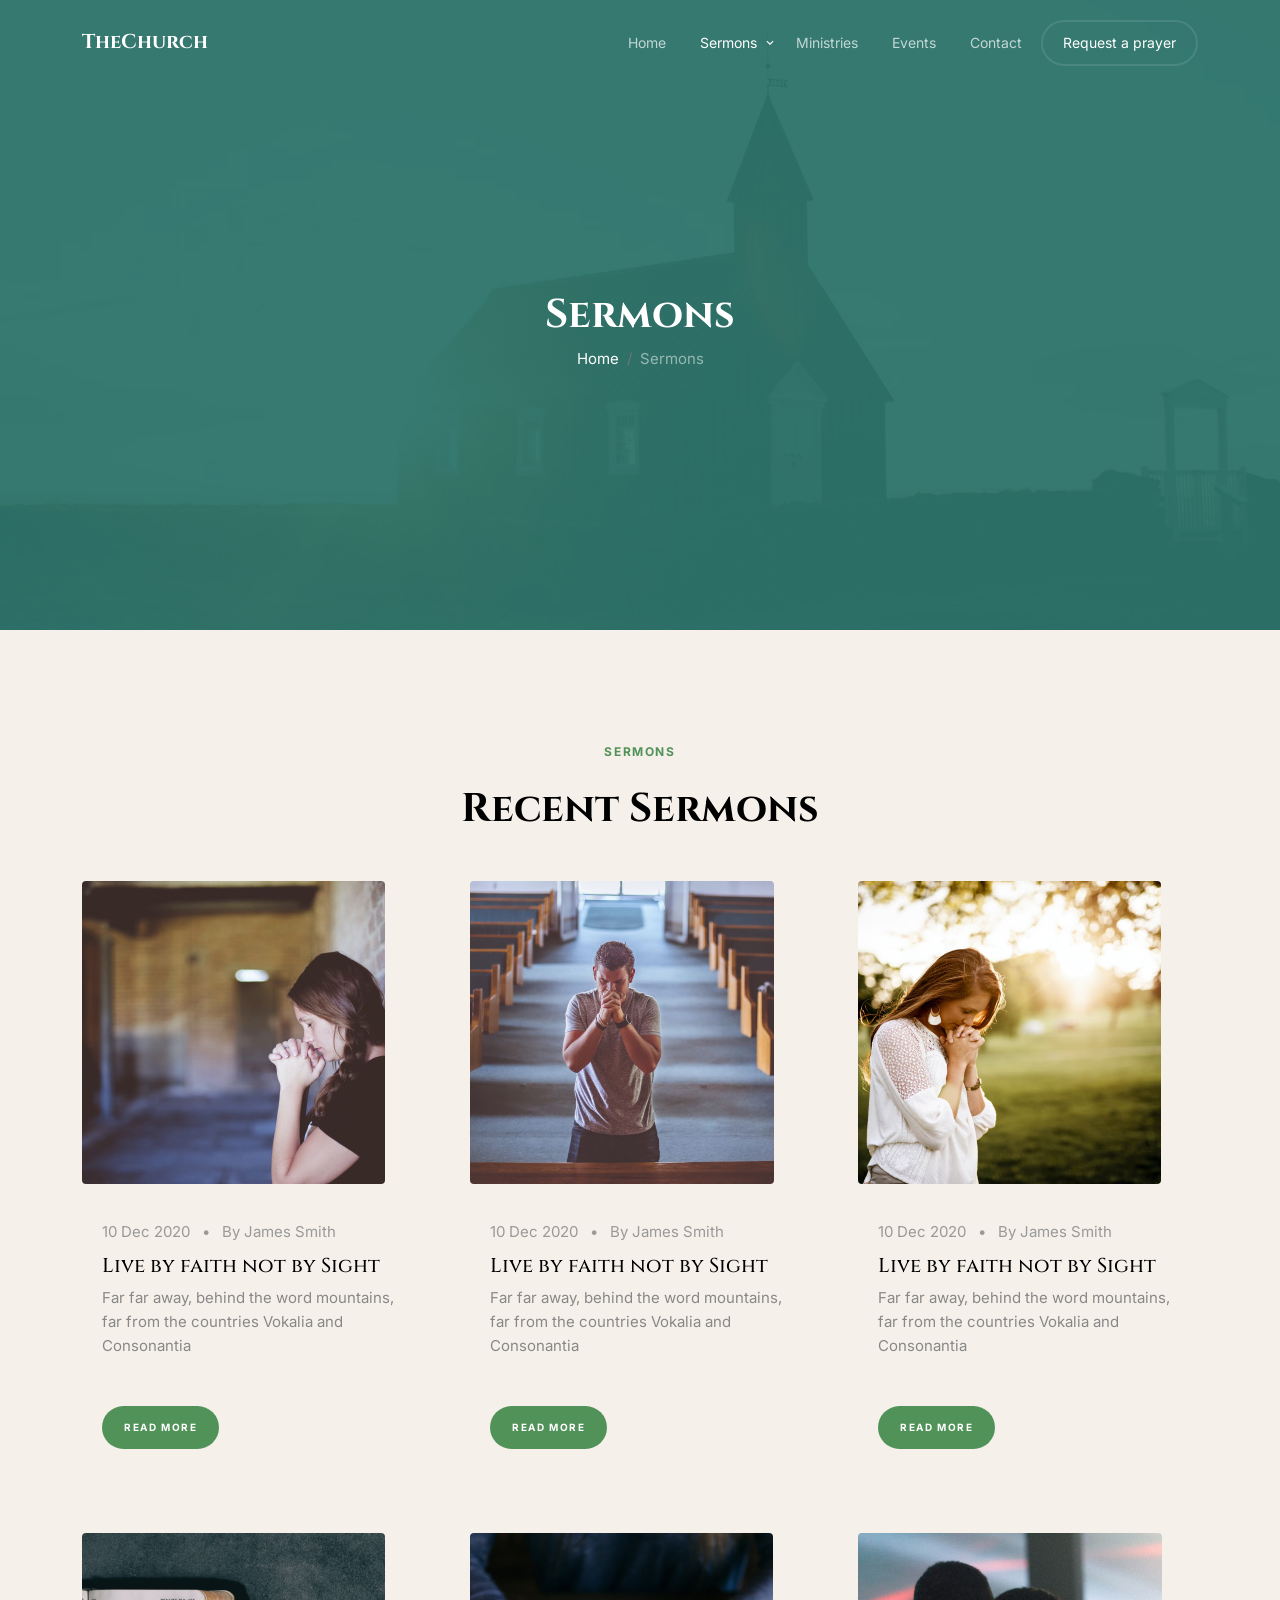
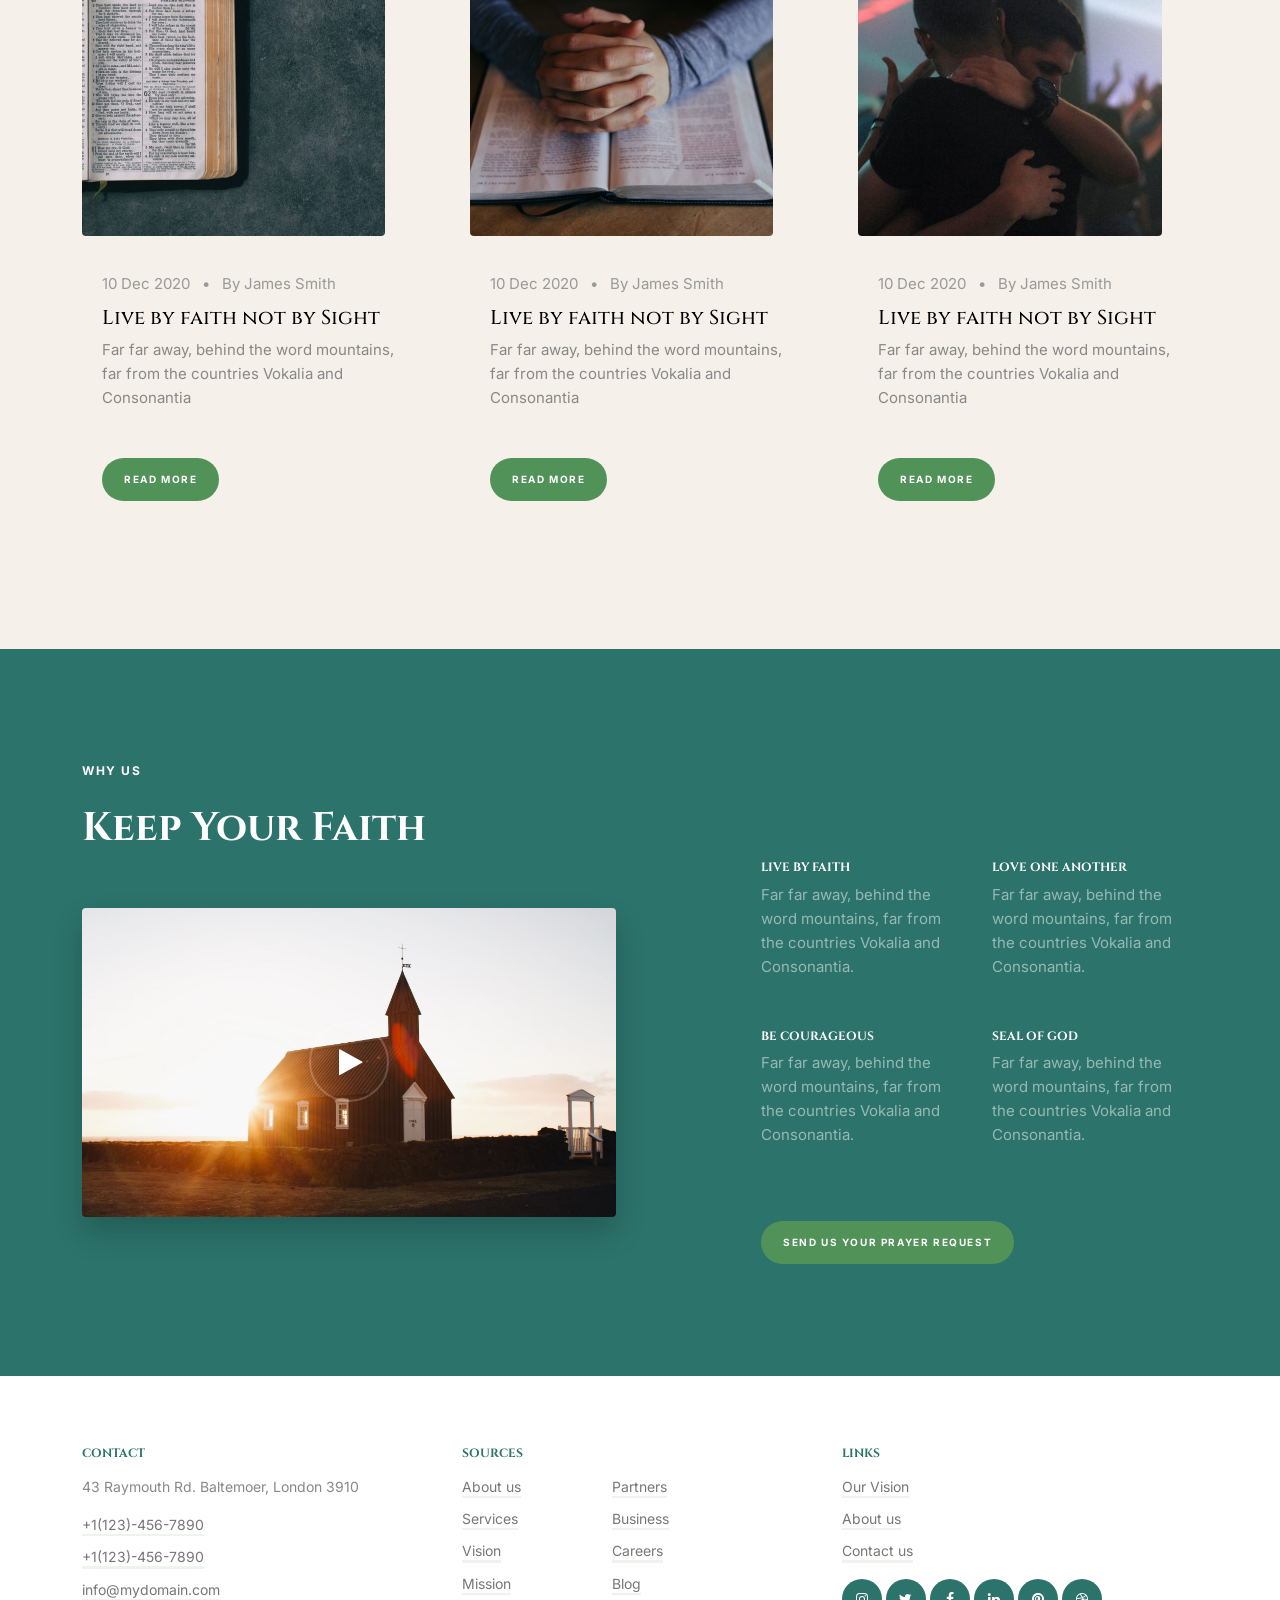
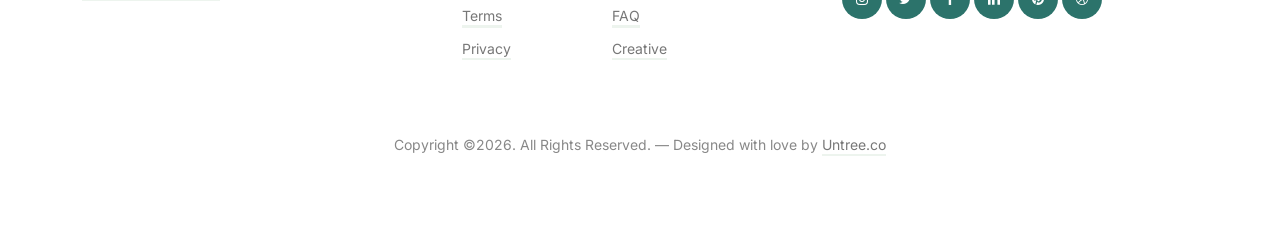
<file: sermons.html>
<!-- /*
* Template Name: TheChurch
* Template Author: Untree.co
* Tempalte URI: https://untree.co/
* License: https://creativecommons.org/licenses/by/3.0/
*/ -->
<!doctype html>
<html lang="en">
<head>
	<!-- Required meta tags -->
	<meta charset="utf-8">
	<meta name="viewport" content="width=device-width, initial-scale=1">
	
	<meta name="author" content="Untree.co">
	<link rel="shortcut icon" href="favicon.png">

	<meta name="description" content="" />
	<meta name="keywords" content="bootstrap, bootstrap5" />
	

	<link rel="preconnect" href="https://fonts.googleapis.com">
	<link rel="preconnect" href="https://fonts.gstatic.com" crossorigin>
	<link href="https://fonts.googleapis.com/css2?family=Cinzel:wght@400;600&family=Inter&display=swap" rel="stylesheet">


	<link rel="stylesheet" href="fonts/icomoon/style.css">
	<link rel="stylesheet" href="fonts/flaticon/font/flaticon.css">

	<link rel="stylesheet" href="css/tiny-slider.css">
	<link rel="stylesheet" href="css/glightbox.min.css">
	<link rel="stylesheet" href="css/aos.css">
	<link rel="stylesheet" href="css/style.css">

	<title>Aseemblies of God Qatar &mdash; Free Bootstrap 5 Website Template by Untree.co</title>
</head>
<body >

	<div class="site-mobile-menu site-navbar-target">
		<div class="site-mobile-menu-header">
			<div class="site-mobile-menu-close">
				<span class="icofont-close js-menu-toggle"></span>
			</div>
		</div>
		<div class="site-mobile-menu-body"></div>
	</div>

	<nav class="site-nav">
		<div class="container">
			<div class="site-navigation">
				<a href="index.html" class="logo m-0 float-left">TheChurch</a>

				<ul class="js-clone-nav d-none d-lg-inline-block text-start site-menu float-end">
					<li><a href="index.html">Home</a></li>
					<li class="has-children active">
						<a href="sermons.html">Sermons</a>
						<ul class="dropdown">
							<li><a href="#">Sermons</a></li>
							<li><a href="#">Sermons Single</a></li>
							<li class="has-children">
								<a href="#">Dropdown</a>
								<ul class="dropdown">
									<li><a href="#">Sub Menu One</a></li>
									<li><a href="#">Sub Menu Two</a></li>
									<li><a href="#">Sub Menu Three</a></li>
								</ul>
							</li>
						</ul>
					</li>
					<li><a href="ministry.html">Ministries</a></li>
					<li><a href="events.html">Events</a></li>
					<li><a href="contact.html">Contact</a></li>
					<li class="cta-button"><a href="contact.html">Request a prayer</a></li>
				</ul>

				

				<a href="#" class="burger ms-auto float-end site-menu-toggle js-menu-toggle d-inline-block d-lg-none light" data-toggle="collapse" data-target="#main-navbar">
					<span></span>
				</a>

				
			</div>
		</div>
	</nav>
	
	
	<div class="hero page-inner overlay" style="background-image: url('images/landscape-1.jpg'); ">

		<div class="container">
			<div class="row justify-content-center align-items-center">
				<div class="col-lg-9 text-center mt-5">

					<h1 class="heading" data-aos="fade-up">Sermons</h1>
					
					<nav aria-label="breadcrumb" data-aos="fade-up" data-aos-delay="200">
						<ol class="breadcrumb text-center justify-content-center">
							<li class="breadcrumb-item "><a href="index.html">Home</a></li>
							<li class="breadcrumb-item active text-white-50" aria-current="page">Sermons</li>
						</ol>
					</nav>

				</div>
			</div>


		</div>
	</div>


	

	<div class="section">
		<div class="container">
			<div class="row mb-4 text-center">
				<div class="col-lg-12" data-aos="fade-up">
					<span class="subheading d-block mb-4">Sermons</span>
					<h2 class="mb-4 heading">Recent Sermons</h2>
				</div>
			</div>
			<div class="row g-5">
				<div class="col-12 col-sm-6 col-md-6 col-lg-4" data-aos="fade-up" data-aos-delay="0">
					<div class="sermon-entry">
						<a href="sermon-single.html"><img src="images/sq-1.jpg" alt="Image" class="img-fluid mb-3 rounded"></a>
						<div class="sermon-body">
							<span class="date">10 Dec 2020 <span class="mx-2">&bullet;</span> By James Smith </span>
							<h3 class="mb-2"><a href="#">Live by faith not by Sight</a></h3>
							<p class="mb-5">Far far away, behind the word mountains, far from the countries Vokalia and Consonantia</p>
							<p><a href="#" class="btn btn-primary btn-sm">Read more</a></p>
						</div>
					</div>
				</div>
				<div class="col-12 col-sm-6 col-md-6 col-lg-4" data-aos="fade-up" data-aos-delay="100">
					<div class="sermon-entry">
						<a href="sermon-single.html"><img src="images/sq-2.jpg" alt="Image" class="img-fluid mb-3 rounded"></a>
						<div class="sermon-body">
							<span class="date">10 Dec 2020 <span class="mx-2">&bullet;</span> By James Smith </span>
							<h3 class="mb-2"><a href="#">Live by faith not by Sight</a></h3>
							<p class="mb-5">Far far away, behind the word mountains, far from the countries Vokalia and Consonantia</p>
							<p><a href="#" class="btn btn-primary btn-sm">Read more</a></p>
						</div>
					</div>
				</div>
				<div class="col-12 col-sm-6 col-md-6 col-lg-4" data-aos="fade-up" data-aos-delay="100">
					<div class="sermon-entry">
						<a href="sermon-single.html"><img src="images/sq-3.jpg" alt="Image" class="img-fluid mb-3 rounded"></a>
						<div class="sermon-body">
							<span class="date">10 Dec 2020 <span class="mx-2">&bullet;</span> By James Smith </span>
							<h3 class="mb-2"><a href="#">Live by faith not by Sight</a></h3>
							<p class="mb-5">Far far away, behind the word mountains, far from the countries Vokalia and Consonantia</p>
							<p><a href="#" class="btn btn-primary btn-sm">Read more</a></p>
						</div>
					</div>
				</div>

				<div class="col-12 col-sm-6 col-md-6 col-lg-4" data-aos="fade-up" data-aos-delay="0">
					<div class="sermon-entry">
						<a href="sermon-single.html"><img src="images/sq-4.jpg" alt="Image" class="img-fluid mb-3 rounded"></a>
						<div class="sermon-body">
							<span class="date">10 Dec 2020 <span class="mx-2">&bullet;</span> By James Smith </span>
							<h3 class="mb-2"><a href="#">Live by faith not by Sight</a></h3>
							<p class="mb-5">Far far away, behind the word mountains, far from the countries Vokalia and Consonantia</p>
							<p><a href="#" class="btn btn-primary btn-sm">Read more</a></p>
						</div>
					</div>
				</div>
				<div class="col-12 col-sm-6 col-md-6 col-lg-4" data-aos="fade-up" data-aos-delay="100">
					<div class="sermon-entry">
						<a href="sermon-single.html"><img src="images/sq-5.jpg" alt="Image" class="img-fluid mb-3 rounded"></a>
						<div class="sermon-body">
							<span class="date">10 Dec 2020 <span class="mx-2">&bullet;</span> By James Smith </span>
							<h3 class="mb-2"><a href="#">Live by faith not by Sight</a></h3>
							<p class="mb-5">Far far away, behind the word mountains, far from the countries Vokalia and Consonantia</p>
							<p><a href="#" class="btn btn-primary btn-sm">Read more</a></p>
						</div>
					</div>
				</div>
				<div class="col-12 col-sm-6 col-md-6 col-lg-4" data-aos="fade-up" data-aos-delay="100">
					<div class="sermon-entry">
						<a href="sermon-single.html"><img src="images/sq-6.jpg" alt="Image" class="img-fluid mb-3 rounded"></a>
						<div class="sermon-body">
							<span class="date">10 Dec 2020 <span class="mx-2">&bullet;</span> By James Smith </span>
							<h3 class="mb-2"><a href="#">Live by faith not by Sight</a></h3>
							<p class="mb-5">Far far away, behind the word mountains, far from the countries Vokalia and Consonantia</p>
							<p><a href="#" class="btn btn-primary btn-sm">Read more</a></p>
						</div>
					</div>
				</div>
			</div>
		</div>
	</div>


	<div class="section bg-secondary">
		<div class="container">
			<div class="row ustify-content-between align-items-center">
				<div class="col-lg-5" data-aos="fade-up">
					<span class="subheading d-block mb-4 text-white">Why Us</span>
					<h2 class="heading text-white">Keep Your Faith</h2>
				</div>
				
			</div>
			<div class="row align-items-center g-5">
				<div class="col-lg-6" data-aos="fade-up">
					<a href="https://www.youtube.com/watch?v=mwtbEGNABWU" class="video-bg glightbox">
						<span class="icon"><span class="icon-play"></span></span>
						<img src="images/landscape-1.jpg" alt="Image" class="img-fluid rounded">
					</a>
				</div>
				<div class="col-lg-5 ms-auto" data-aos="fade-up" data-aos-delay="100">
					<div class="row g-4">
						<div class="col-lg-6 feature-1">
							<h3 class="text-white">Live by Faith</h3>
							<p class="opac-white-5">Far far away, behind the word mountains, far from the countries Vokalia and Consonantia. </p>
						</div>
						<div class="col-lg-6 feature-1">
							<h3 class="text-white">Love one another</h3>
							<p class="opac-white-5">Far far away, behind the word mountains, far from the countries Vokalia and Consonantia. </p>
						</div>

						<div class="col-lg-6 feature-1">
							<h3 class="text-white">Be courageous</h3>
							<p class="opac-white-5">Far far away, behind the word mountains, far from the countries Vokalia and Consonantia. </p>
						</div>
						<div class="col-lg-6 feature-1">
							<h3 class="text-white">Seal of God</h3>
							<p class="opac-white-5">Far far away, behind the word mountains, far from the countries Vokalia and Consonantia. </p>
						</div>

					</div>
					<div class="row mt-5">
						<div class="col-lg-12">
							<a href="#" class="btn btn-primary">Send us your prayer request</a>
						</div>
					</div>
				</div>
			</div>
		</div>
	</div>


	
	<div class="site-footer bg-white">
		<div class="container">
			<div class="row">
				<div class="col-lg-4">
					<div class="widget">
						<h3>Contact</h3>
						<address>43 Raymouth Rd. Baltemoer, London 3910</address>
						<ul class="list-unstyled links">
							<li><a href="tel://11234567890">+1(123)-456-7890</a></li>
							<li><a href="tel://11234567890">+1(123)-456-7890</a></li>
							<li><a href="mailto:info@mydomain.com">info@mydomain.com</a></li>
						</ul>
					</div> <!-- /.widget -->
				</div> <!-- /.col-lg-4 -->
				<div class="col-lg-4">
					<div class="widget">
						<h3>Sources</h3>
						<ul class="list-unstyled float-start links">
							<li><a href="#">About us</a></li>
							<li><a href="#">Services</a></li>
							<li><a href="#">Vision</a></li>
							<li><a href="#">Mission</a></li>
							<li><a href="#">Terms</a></li>
							<li><a href="#">Privacy</a></li>
						</ul>
						<ul class="list-unstyled float-start links">
							<li><a href="#">Partners</a></li>
							<li><a href="#">Business</a></li>
							<li><a href="#">Careers</a></li>
							<li><a href="#">Blog</a></li>
							<li><a href="#">FAQ</a></li>
							<li><a href="#">Creative</a></li>
						</ul>
					</div> <!-- /.widget -->
				</div> <!-- /.col-lg-4 -->
				<div class="col-lg-4">
					<div class="widget">
						<h3>Links</h3>
						<ul class="list-unstyled links">
							<li><a href="#">Our Vision</a></li>
							<li><a href="#">About us</a></li>
							<li><a href="#">Contact us</a></li>
						</ul>

						<ul class="list-unstyled social">
							<li><a href="#"><span class="icon-instagram"></span></a></li>
							<li><a href="#"><span class="icon-twitter"></span></a></li>
							<li><a href="#"><span class="icon-facebook"></span></a></li>
							<li><a href="#"><span class="icon-linkedin"></span></a></li>
							<li><a href="#"><span class="icon-pinterest"></span></a></li>
							<li><a href="#"><span class="icon-dribbble"></span></a></li>
						</ul>
					</div> <!-- /.widget -->
				</div> <!-- /.col-lg-4 -->
			</div> <!-- /.row -->

			<div class="row mt-5">
				<div class="col-12 text-center">
					<p class="mb-0">Copyright &copy;<script>document.write(new Date().getFullYear());</script>. All Rights Reserved. &mdash; Designed with love by <a href="https://untree.co">Untree.co</a> <!-- License information: https://untree.co/license/ -->
					</p>
				</div>
			</div>
		</div> <!-- /.container -->
	</div> <!-- /.site-footer -->


	<!-- Preloader -->
	<div id="overlayer"></div>
	<div class="loader">
		<div class="spinner-border text-primary" role="status">
			<span class="visually-hidden">Loading...</span>
		</div>
	</div>




	<script src="js/bootstrap.bundle.min.js"></script>
	<script src="js/tiny-slider.js"></script>
	<script src="js/glightbox.min.js"></script>
	<script src="js/aos.js"></script>
	<script src="js/navbar.js"></script>
	<script src="js/counter.js"></script>
	<script src="js/custom.js"></script>

	
</body>
</html>
</file>
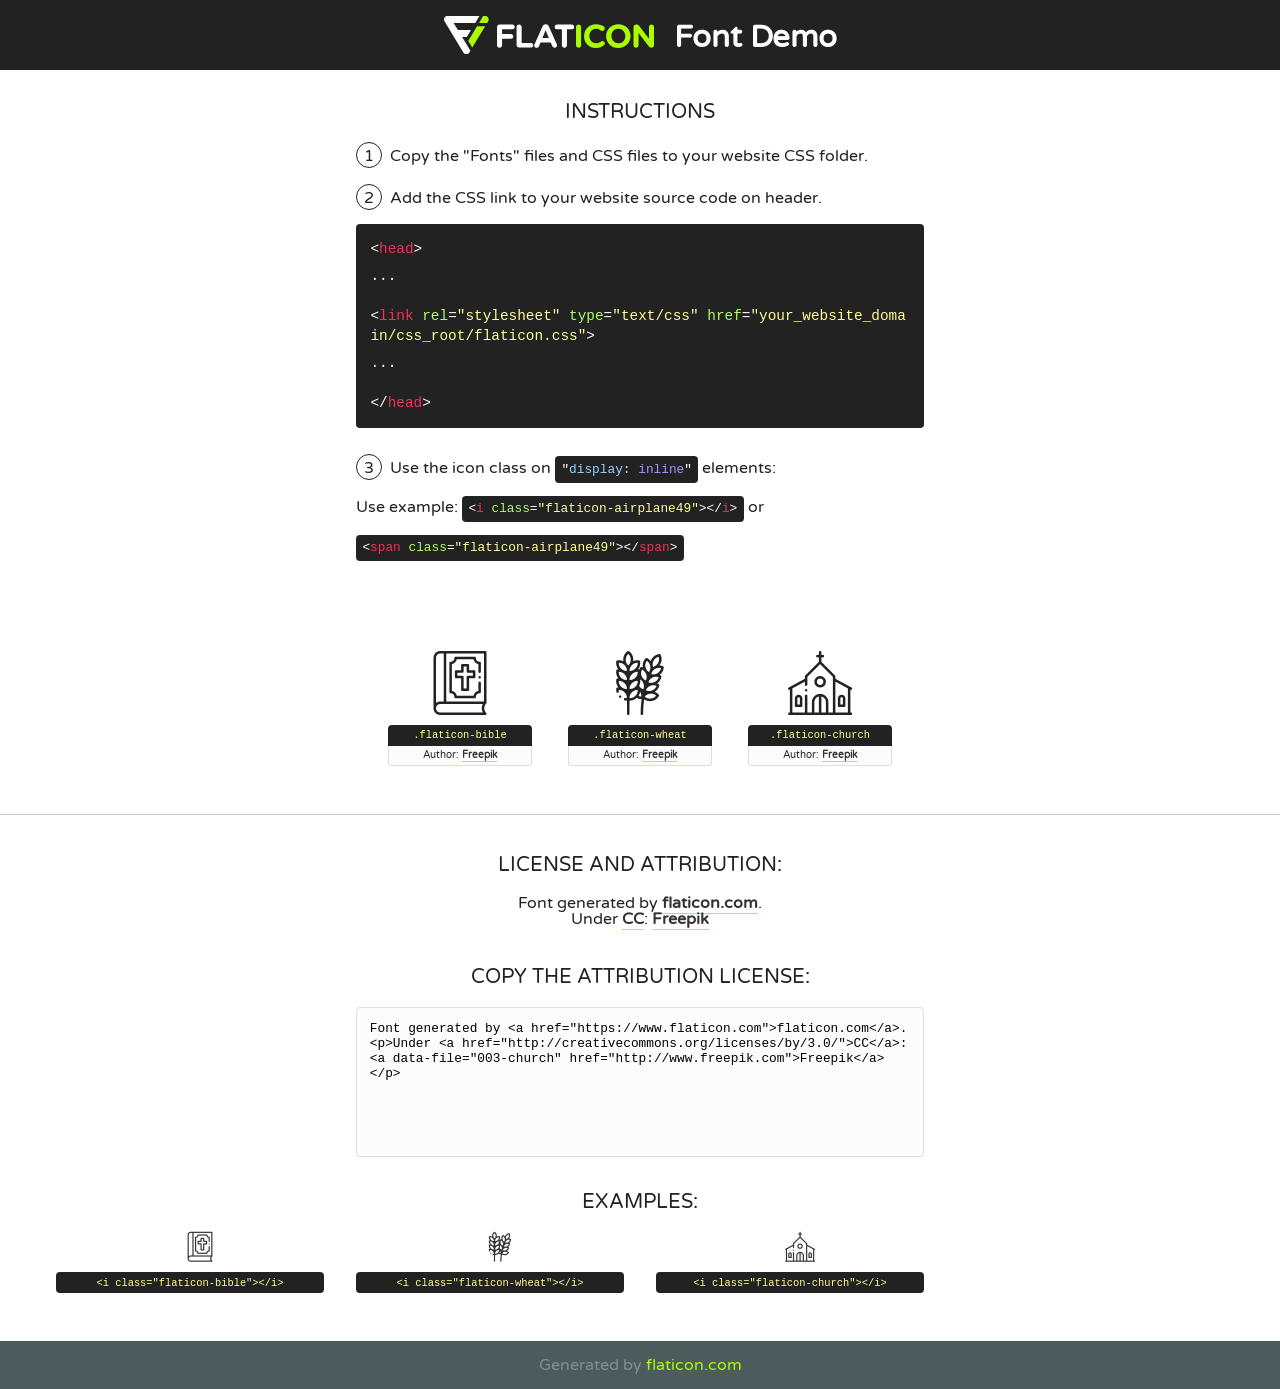
<file: fonts/flaticon/font/flaticon.html>
<!DOCTYPE html>
<!--
  Flaticon icon font: Flaticon
  Creation date: 17/12/2020 14:06
-->
<html>
<!DOCTYPE html>
<html>

<head>
    <title>Flaticon WebFont</title>
    <link href="http://fonts.googleapis.com/css?family=Varela+Round" rel="stylesheet" type="text/css" />
    <link rel="stylesheet" type="text/css" href="flaticon.css">
    <meta charset="UTF-8">
    <style>
    html, body, div, span, applet, object, iframe,
    h1, h2, h3, h4, h5, h6, p, blockquote, pre,
    a, abbr, acronym, address, big, cite, code,
    del, dfn, em, img, ins, kbd, q, s, samp,
    small, strike, strong, sub, sup, tt, var,
    b, u, i, center,
    dl, dt, dd, ol, ul, li,
    fieldset, form, label, legend,
    table, caption, tbody, tfoot, thead, tr, th, td,
    article, aside, canvas, details, embed, 
    figure, figcaption, footer, header, hgroup, 
    menu, nav, output, ruby, section, summary,
    time, mark, audio, video {
        margin: 0;
        padding: 0;
        border: 0;
        font-size: 100%;
        font: inherit;
        vertical-align: baseline;
    }
    /* HTML5 display-role reset for older browsers */
    article, aside, details, figcaption, figure, 
    footer, header, hgroup, menu, nav, section {
        display: block;
    }
    body {
        line-height: 1;
    }
    ol, ul {
        list-style: none;
    }
    blockquote, q {
        quotes: none;
    }
    blockquote:before, blockquote:after,
    q:before, q:after {
        content: '';
        content: none;
    }
    table {
        border-collapse: collapse;
        border-spacing: 0;
    }
    body {
        font-family: 'Varela Round', Helvetica, Arial, sans-serif;
        font-size: 16px;
        color: #222;
    }
    a {
        color: #333;
        border-bottom: 1px solid #a9fd00;
        font-weight: bold;
        text-decoration: none;
    }
    * {
        -moz-box-sizing: border-box;
        -webkit-box-sizing: border-box;
        box-sizing: border-box;
        margin: 0;
        padding: 0;
    }
    [class^="flaticon-"]:before, [class*=" flaticon-"]:before, [class^="flaticon-"]:after, [class*=" flaticon-"]:after {
        font-family: Flaticon;
        font-size: 30px;
        font-style: normal;
        margin-left: 20px;
        color: #333;
    }
    .wrapper {
        max-width: 600px;
        margin: auto;
        padding: 0 1em;
    }
    .title {
        font-size: 1.25em;
        text-align: center;
        margin-bottom: 1em;
        text-transform: uppercase;
    }
    header {
        text-align: center;
        background-color: #222;
        color: #fff;
        padding: 1em;
    }
    header .logo {
        width: 210px;
        height: 38px;
        display: inline-block;
        vertical-align: middle;
        margin-right: 1em;
        border: none;
    }
    header strong {
        font-size: 1.95em;
        font-weight: bold;
        vertical-align: middle;
        margin-top: 5px;
        display: inline-block;
    }
    .demo {
        margin: 2em auto;
        line-height: 1.25em;
    }
    .demo ul li {
        margin-bottom: 1em;
    }
    .demo ul li .num {
        color: #222;
        border-radius: 20px;
        display: inline-block;
        width: 26px;
        padding: 3px;
        height: 26px;
        text-align: center;
        margin-right: 0.5em;
        border: 1px solid #222;
    }
    .demo ul li code {
        background-color: #222;
        border-radius: 4px;
        padding: 0.25em 0.5em;
        display: inline-block;
        color: #fff;
        font-family: Consolas,Monaco,Lucida Console,Liberation Mono,DejaVu Sans Mono,Bitstream Vera Sans Mono,Courier New, monospace;
        font-weight: lighter;
        margin-top: 1em;
        font-size: 0.8em;
        word-break: break-all;
    }
    .demo ul li code.big {
        padding: 1em;
        font-size: 0.9em;
    }
    .demo ul li code .red {
        color: #EF3159;
    }
    .demo ul li code .green {
        color: #ACFF65;
    }
    .demo ul li code .yellow {
        color: #FFFF99;
    }
    .demo ul li code .blue {
        color: #99D3FF;
    }
    .demo ul li code .purple {
        color: #A295FF;
    }
    .demo ul li code .dots {
        margin-top: 0.5em;
        display: block;
    }
    #glyphs {
        border-bottom: 1px solid #ccc;
        padding: 2em 0;
        text-align: center;
    }
    .glyph {
        display: inline-block;
        width: 9em;
        margin: 1em;
        text-align: center;
        vertical-align: top;
        background: #FFF;
    }
    .glyph .glyph-icon {
        padding: 10px;
        display: block;
        font-family:"Flaticon";
        font-size: 64px;
        line-height: 1;
    }
    .glyph .glyph-icon:before {
        font-size: 64px;
        color: #222;
        margin-left: 0;
    }
    .class-name {
        font-size: 0.65em;
        background-color: #222;
        color: #fff;
        border-radius: 4px 4px 0 0;
        padding: 0.5em;
        color: #FFFF99;
        font-family: Consolas,Monaco,Lucida Console,Liberation Mono,DejaVu Sans Mono,Bitstream Vera Sans Mono,Courier New, monospace;
    }
    .author-name {
        font-size: 0.6em;
        background-color: #fcfcfd;
        border: 1px solid #DEDEE4;
        border-top: 0;
        border-radius: 0 0 4px 4px;
        padding: 0.5em;
    }
    .class-name:last-child {
        font-size: 10px;
        color:#888;
    }
    .class-name:last-child a {
        font-size: 10px;
        color:#555;
    }
    .class-name:last-child a:hover {
        color:#a9fd00;
    }
    .glyph > input {
        display: block;
        width: 100px;
        margin: 5px auto;
        text-align: center;
        font-size: 12px;
        cursor: text;
    }
    .glyph > input.icon-input {
        font-family:"Flaticon";
        font-size: 16px;
        margin-bottom: 10px;
    }
    .attribution .title {
        margin-top: 2em;
    }
    .attribution textarea {
        background-color: #fcfcfd;
        padding: 1em;
        border: none;
        box-shadow: none;
        border: 1px solid #DEDEE4;
        border-radius: 4px;
        resize: none;
        width: 100%;
        height: 150px;
        font-size: 0.8em;
        font-family: Consolas,Monaco,Lucida Console,Liberation Mono,DejaVu Sans Mono,Bitstream Vera Sans Mono,Courier New, monospace;
        -webkit-appearance: none;
    }
    .iconsuse {
        margin: 2em auto;
        text-align: center;
        max-width: 1200px;
    }
    .iconsuse:after {
        content: '';
        display: table;
        clear: both;
    }
    .iconsuse .image {
        float: left;
        width: 25%;
        padding: 0 1em;
    }
    .iconsuse .image p {
        margin-bottom: 1em;
    }
    .iconsuse .image span {
        display: block;
        font-size: 0.65em;
        background-color: #222;
        color: #fff;
        border-radius: 4px;
        padding: 0.5em;
        color: #FFFF99;
        margin-top: 1em;
        font-family: Consolas,Monaco,Lucida Console,Liberation Mono,DejaVu Sans Mono,Bitstream Vera Sans Mono,Courier New, monospace;
    }
    #footer {
        text-align: center;
        background-color: #4C5B5C;
        color: #7c9192;
        padding: 1em;
    }
    #footer a {
        border: none;
        color: #a9fd00;
        font-weight: normal;
    }
    @media (max-width: 960px) {
        .iconsuse .image {
            width: 50%;
        }
    }
    @media (max-width: 560px) {
        .iconsuse .image {
            width: 100%;
        }
    }
    </style>
</head>

<body class="characters-off">

    <header>
        <a href="https://www.flaticon.com" target="_blank" class="logo">
            <svg version="1.1" xmlns="http://www.w3.org/2000/svg" xmlns:xlink="http://www.w3.org/1999/xlink" xmlns:a="http://ns.adobe.com/AdobeSVGViewerExtensions/3.0/" viewBox="0 0 560.875 102.036" enable-background="new 0 0 560.875 102.036" xml:space="preserve">
                <defs>
                </defs>
                <g>
                    <g class="letters">
                        <path fill="#ffffff" d="M141.596,29.675c0-3.777,2.985-6.767,6.764-6.767h34.438c3.426,0,6.15,2.728,6.15,6.15
                        c0,3.43-2.724,6.149-6.15,6.149h-27.674v13.091h23.719c3.429,0,6.151,2.724,6.151,6.15c0,3.43-2.723,6.149-6.151,6.149h-23.719
                        v17.574c0,3.773-2.986,6.761-6.764,6.761c-3.779,0-6.764-2.989-6.764-6.761V29.675z"></path>
                        <path fill="#ffffff" d="M193.844,29.149c0-3.781,2.985-6.767,6.764-6.767c3.776,0,6.763,2.985,6.763,6.767v42.957h25.039
                        c3.426,0,6.149,2.726,6.149,6.153c0,3.425-2.723,6.15-6.149,6.15h-31.802c-3.779,0-6.764-2.986-6.764-6.768V29.149z"></path>
                        <path fill="#ffffff" d="M241.891,75.71l21.438-48.407c1.492-3.341,4.215-5.357,7.906-5.357h0.792
                        c3.686,0,6.323,2.017,7.815,5.357l21.439,48.407c0.436,0.967,0.701,1.845,0.701,2.723c0,3.602-2.809,6.501-6.414,6.501
                        c-3.161,0-5.269-1.845-6.499-4.655l-4.132-9.661h-27.059l-4.301,10.102c-1.144,2.631-3.426,4.214-6.237,4.214
                        c-3.517,0-6.24-2.81-6.24-6.325C241.1,77.64,241.451,76.677,241.891,75.71z M279.932,58.666l-8.521-20.297l-8.526,20.297H279.932
                        z"></path>
                        <path fill="#ffffff" d="M314.864,35.387H301.86c-3.429,0-6.239-2.813-6.239-6.238c0-3.429,2.811-6.24,6.239-6.24h39.533
                        c3.426,0,6.237,2.811,6.237,6.24c0,3.425-2.811,6.238-6.237,6.238h-13.001v42.785c0,3.773-2.99,6.761-6.764,6.761
                        c-3.779,0-6.764-2.989-6.764-6.761V35.387z"></path>
                        <path fill="#A9FD00" d="M352.615,29.149c0-3.781,2.985-6.767,6.767-6.767c3.774,0,6.761,2.985,6.761,6.767v49.024
                        c0,3.773-2.987,6.761-6.761,6.761c-3.781,0-6.767-2.989-6.767-6.761V29.149z"></path>
                        <path fill="#A9FD00" d="M374.132,53.836v-0.179c0-17.481,13.178-31.801,32.065-31.801c9.22,0,15.459,2.458,20.557,6.238
                        c1.402,1.054,2.637,2.985,2.637,5.357c0,3.692-2.985,6.59-6.681,6.59c-1.845,0-3.071-0.702-4.044-1.319
                        c-3.776-2.813-7.729-4.393-12.562-4.393c-10.364,0-17.831,8.611-17.831,19.154v0.173c0,10.542,7.291,19.329,17.831,19.329
                        c5.715,0,9.492-1.756,13.359-4.834c1.049-0.874,2.458-1.491,4.039-1.491c3.429,0,6.325,2.813,6.325,6.236
                        c0,2.106-1.056,3.78-2.282,4.834c-5.539,4.834-12.036,7.733-21.878,7.733C387.572,85.464,374.132,71.493,374.132,53.836z"></path>
                        <path fill="#A9FD00" d="M433.009,53.836v-0.179c0-17.481,13.79-31.801,32.766-31.801c18.981,0,32.592,14.143,32.592,31.628v0.173
                        c0,17.483-13.785,31.807-32.769,31.807C446.625,85.464,433.009,71.32,433.009,53.836z M484.224,53.836v-0.179
                        c0-10.539-7.725-19.326-18.626-19.326c-10.893,0-18.449,8.611-18.449,19.154v0.173c0,10.542,7.73,19.329,18.626,19.329
                        C476.676,72.986,484.224,64.378,484.224,53.836z"></path>
                        <path fill="#A9FD00" d="M506.233,29.321c0-3.774,2.99-6.763,6.767-6.763h1.401c3.252,0,5.183,1.583,7.029,3.953l26.093,34.265
                        V29.059c0-3.692,2.99-6.677,6.681-6.677c3.683,0,6.671,2.985,6.671,6.677v48.934c0,3.78-2.987,6.765-6.764,6.765h-0.436
                        c-3.257,0-5.188-1.581-7.034-3.953l-27.056-35.492v32.944c0,3.687-2.985,6.676-6.678,6.676c-3.683,0-6.673-2.989-6.673-6.676
                        V29.321z"></path>
                    </g>
                    <g class="insignia">
                        <path fill="#ffffff" d="M48.372,56.137h12.517l11.156-18.537H37.186L25.688,18.539h57.825L94.668,0H9.271
                        C5.925,0,2.842,1.801,1.198,4.716c-1.644,2.907-1.593,6.482,0.134,9.343l50.38,83.501c1.678,2.781,4.689,4.476,7.938,4.476
                        c3.246,0,6.257-1.695,7.935-4.476l2.898-4.804L48.372,56.137z"></path>
                        <g class="i">
                            <path fill="#A9FD00" d="M93.575,18.539h0.031v0.004l21.652,0.004l2.705-4.488c1.727-2.861,1.778-6.436,0.133-9.343
                            C116.454,1.801,113.371,0,110.026,0h-5.294L93.575,18.539z"></path>
                            <polygon fill="#A9FD00" points="88.291,27.356 64.725,66.486 75.519,84.404 109.942,27.356"></polygon>
                        </g>
                    </g>
                </g>
            </svg>
        </a>
        <strong>Font Demo</strong>
    </header>


    <section class="demo wrapper">

        <p class="title">Instructions</p>

        <ul>
            <li>
                <span class="num">1</span>Copy the "Fonts" files and CSS files to your website CSS folder.
            </li>
            <li>
                <span class="num">2</span>Add the CSS link to your website source code on header.
                <code class="big">
                    &lt;<span class="red">head</span>&gt;
                    <br/><span class="dots">...</span>
                    <br/>&lt;<span class="red">link</span> <span class="green">rel</span>=<span class="yellow">"stylesheet"</span> <span class="green">type</span>=<span class="yellow">"text/css"</span> <span class="green">href</span>=<span class="yellow">"your_website_domain/css_root/flaticon.css"</span>&gt;
                    <br/><span class="dots">...</span>
                    <br/>&lt;/<span class="red">head</span>&gt;
                </code>
            </li>

            <li>
                <p>
                    <span class="num">3</span>Use the icon class on <code>"<span class="blue">display</span>:<span class="purple"> inline</span>"</code> elements:
                    <br />
                    Use example: <code>&lt;<span class="red">i</span> <span class="green">class</span>=<span class="yellow">&quot;flaticon-airplane49&quot;</span>&gt;&lt;/<span class="red">i</span>&gt;</code> or <code>&lt;<span class="red">span</span> <span class="green">class</span>=<span class="yellow">&quot;flaticon-airplane49&quot;</span>&gt;&lt;/<span class="red">span</span>&gt;</code>
            </li>
        </ul>

    </section>




   <section id="glyphs">          
    
      
        <div class="glyph"><div class="glyph-icon flaticon-bible"></div>
            <div class="class-name">.flaticon-bible</div>
            <div class="author-name">Author: <a data-file="001-bible" href="http://www.freepik.com">Freepik</a> </div> 
        </div>        
        
        <div class="glyph"><div class="glyph-icon flaticon-wheat"></div>
            <div class="class-name">.flaticon-wheat</div>
            <div class="author-name">Author: <a data-file="002-wheat" href="http://www.freepik.com">Freepik</a> </div> 
        </div>        
        
        <div class="glyph"><div class="glyph-icon flaticon-church"></div>
            <div class="class-name">.flaticon-church</div>
            <div class="author-name">Author: <a data-file="003-church" href="http://www.freepik.com">Freepik</a> </div> 
        </div>        
        

    </section>



    <section class="attribution wrapper"   style="text-align:center;">

      <div class="title">License and attribution:</div><div class="attrDiv">Font generated by <a href="https://www.flaticon.com">flaticon.com</a>. <div><p>Under <a href="http://creativecommons.org/licenses/by/3.0/">CC</a>: <a data-file="003-church" href="http://www.freepik.com">Freepik</a></p>  </div>
      </div>
      <div class="title">Copy the Attribution License:</div>

    <textarea onclick="this.focus();this.select();">Font generated by &lt;a href=&quot;https://www.flaticon.com&quot;&gt;flaticon.com&lt;/a&gt;. <p>Under <a href="http://creativecommons.org/licenses/by/3.0/">CC</a>: <a data-file="003-church" href="http://www.freepik.com">Freepik</a></p>  
     </textarea>

    </section>

    <section class="iconsuse">

          <div class="title">Examples:</div>            
             
            <div class="image">
                <p>
                    <i class="glyph-icon flaticon-bible"></i> 
                    <span>&lt;i class=&quot;flaticon-bible&quot;&gt;&lt;/i&gt;</span>
                </p>
            </div>
            
            <div class="image">
                <p>
                    <i class="glyph-icon flaticon-wheat"></i> 
                    <span>&lt;i class=&quot;flaticon-wheat&quot;&gt;&lt;/i&gt;</span>
                </p>
            </div>
            
            <div class="image">
                <p>
                    <i class="glyph-icon flaticon-church"></i> 
                    <span>&lt;i class=&quot;flaticon-church&quot;&gt;&lt;/i&gt;</span>
                </p>
            </div>
                       
        </div>
                            
    </section>

<div id="footer">
    <div>Generated by <a href="https://www.flaticon.com">flaticon.com</a>
    </div>
</div>



</body>
</html>
</file>
<file: fonts/icomoon/style.css>
@font-face {
  font-family: 'icomoon';
  src:  url('fonts/icomoon.eot?10si43');
  src:  url('fonts/icomoon.eot?10si43#iefix') format('embedded-opentype'),
    url('fonts/icomoon.ttf?10si43') format('truetype'),
    url('fonts/icomoon.woff?10si43') format('woff'),
    url('fonts/icomoon.svg?10si43#icomoon') format('svg');
  font-weight: normal;
  font-style: normal;
}

[class^="icon-"], [class*=" icon-"] {
  /* use !important to prevent issues with browser extensions that change fonts */
  font-family: 'icomoon' !important;
  speak: none;
  font-style: normal;
  font-weight: normal;
  font-variant: normal;
  text-transform: none;
  line-height: 1;

  /* Better Font Rendering =========== */
  -webkit-font-smoothing: antialiased;
  -moz-osx-font-smoothing: grayscale;
}

.icon-asterisk:before {
  content: "\f069";
}
.icon-plus:before {
  content: "\f067";
}
.icon-question:before {
  content: "\f128";
}
.icon-minus:before {
  content: "\f068";
}
.icon-glass:before {
  content: "\f000";
}
.icon-music:before {
  content: "\f001";
}
.icon-search:before {
  content: "\f002";
}
.icon-envelope-o:before {
  content: "\f003";
}
.icon-heart:before {
  content: "\f004";
}
.icon-star:before {
  content: "\f005";
}
.icon-star-o:before {
  content: "\f006";
}
.icon-user:before {
  content: "\f007";
}
.icon-film:before {
  content: "\f008";
}
.icon-th-large:before {
  content: "\f009";
}
.icon-th:before {
  content: "\f00a";
}
.icon-th-list:before {
  content: "\f00b";
}
.icon-check:before {
  content: "\f00c";
}
.icon-close:before {
  content: "\f00d";
}
.icon-remove:before {
  content: "\f00d";
}
.icon-times:before {
  content: "\f00d";
}
.icon-search-plus:before {
  content: "\f00e";
}
.icon-search-minus:before {
  content: "\f010";
}
.icon-power-off:before {
  content: "\f011";
}
.icon-signal:before {
  content: "\f012";
}
.icon-cog:before {
  content: "\f013";
}
.icon-gear:before {
  content: "\f013";
}
.icon-trash-o:before {
  content: "\f014";
}
.icon-home:before {
  content: "\f015";
}
.icon-file-o:before {
  content: "\f016";
}
.icon-clock-o:before {
  content: "\f017";
}
.icon-road:before {
  content: "\f018";
}
.icon-download:before {
  content: "\f019";
}
.icon-arrow-circle-o-down:before {
  content: "\f01a";
}
.icon-arrow-circle-o-up:before {
  content: "\f01b";
}
.icon-inbox:before {
  content: "\f01c";
}
.icon-play-circle-o:before {
  content: "\f01d";
}
.icon-repeat:before {
  content: "\f01e";
}
.icon-rotate-right:before {
  content: "\f01e";
}
.icon-refresh:before {
  content: "\f021";
}
.icon-list-alt:before {
  content: "\f022";
}
.icon-lock:before {
  content: "\f023";
}
.icon-flag:before {
  content: "\f024";
}
.icon-headphones:before {
  content: "\f025";
}
.icon-volume-off:before {
  content: "\f026";
}
.icon-volume-down:before {
  content: "\f027";
}
.icon-volume-up:before {
  content: "\f028";
}
.icon-qrcode:before {
  content: "\f029";
}
.icon-barcode:before {
  content: "\f02a";
}
.icon-tag:before {
  content: "\f02b";
}
.icon-tags:before {
  content: "\f02c";
}
.icon-book:before {
  content: "\f02d";
}
.icon-bookmark:before {
  content: "\f02e";
}
.icon-print:before {
  content: "\f02f";
}
.icon-camera:before {
  content: "\f030";
}
.icon-font:before {
  content: "\f031";
}
.icon-bold:before {
  content: "\f032";
}
.icon-italic:before {
  content: "\f033";
}
.icon-text-height:before {
  content: "\f034";
}
.icon-text-width:before {
  content: "\f035";
}
.icon-align-left:before {
  content: "\f036";
}
.icon-align-center:before {
  content: "\f037";
}
.icon-align-right:before {
  content: "\f038";
}
.icon-align-justify:before {
  content: "\f039";
}
.icon-list:before {
  content: "\f03a";
}
.icon-dedent:before {
  content: "\f03b";
}
.icon-outdent:before {
  content: "\f03b";
}
.icon-indent:before {
  content: "\f03c";
}
.icon-video-camera:before {
  content: "\f03d";
}
.icon-image:before {
  content: "\f03e";
}
.icon-photo:before {
  content: "\f03e";
}
.icon-picture-o:before {
  content: "\f03e";
}
.icon-pencil:before {
  content: "\f040";
}
.icon-map-marker:before {
  content: "\f041";
}
.icon-adjust:before {
  content: "\f042";
}
.icon-tint:before {
  content: "\f043";
}
.icon-edit:before {
  content: "\f044";
}
.icon-pencil-square-o:before {
  content: "\f044";
}
.icon-share-square-o:before {
  content: "\f045";
}
.icon-check-square-o:before {
  content: "\f046";
}
.icon-arrows:before {
  content: "\f047";
}
.icon-step-backward:before {
  content: "\f048";
}
.icon-fast-backward:before {
  content: "\f049";
}
.icon-backward:before {
  content: "\f04a";
}
.icon-play:before {
  content: "\f04b";
}
.icon-pause:before {
  content: "\f04c";
}
.icon-stop:before {
  content: "\f04d";
}
.icon-forward:before {
  content: "\f04e";
}
.icon-fast-forward:before {
  content: "\f050";
}
.icon-step-forward:before {
  content: "\f051";
}
.icon-eject:before {
  content: "\f052";
}
.icon-chevron-left:before {
  content: "\f053";
}
.icon-chevron-right:before {
  content: "\f054";
}
.icon-plus-circle:before {
  content: "\f055";
}
.icon-minus-circle:before {
  content: "\f056";
}
.icon-times-circle:before {
  content: "\f057";
}
.icon-check-circle:before {
  content: "\f058";
}
.icon-question-circle:before {
  content: "\f059";
}
.icon-info-circle:before {
  content: "\f05a";
}
.icon-crosshairs:before {
  content: "\f05b";
}
.icon-times-circle-o:before {
  content: "\f05c";
}
.icon-check-circle-o:before {
  content: "\f05d";
}
.icon-ban:before {
  content: "\f05e";
}
.icon-arrow-left:before {
  content: "\f060";
}
.icon-arrow-right:before {
  content: "\f061";
}
.icon-arrow-up:before {
  content: "\f062";
}
.icon-arrow-down:before {
  content: "\f063";
}
.icon-mail-forward:before {
  content: "\f064";
}
.icon-share:before {
  content: "\f064";
}
.icon-expand:before {
  content: "\f065";
}
.icon-compress:before {
  content: "\f066";
}
.icon-exclamation-circle:before {
  content: "\f06a";
}
.icon-gift:before {
  content: "\f06b";
}
.icon-leaf:before {
  content: "\f06c";
}
.icon-fire:before {
  content: "\f06d";
}
.icon-eye:before {
  content: "\f06e";
}
.icon-eye-slash:before {
  content: "\f070";
}
.icon-exclamation-triangle:before {
  content: "\f071";
}
.icon-warning:before {
  content: "\f071";
}
.icon-plane:before {
  content: "\f072";
}
.icon-calendar:before {
  content: "\f073";
}
.icon-random:before {
  content: "\f074";
}
.icon-comment:before {
  content: "\f075";
}
.icon-magnet:before {
  content: "\f076";
}
.icon-chevron-up:before {
  content: "\f077";
}
.icon-chevron-down:before {
  content: "\f078";
}
.icon-retweet:before {
  content: "\f079";
}
.icon-shopping-cart:before {
  content: "\f07a";
}
.icon-folder:before {
  content: "\f07b";
}
.icon-folder-open:before {
  content: "\f07c";
}
.icon-arrows-v:before {
  content: "\f07d";
}
.icon-arrows-h:before {
  content: "\f07e";
}
.icon-bar-chart:before {
  content: "\f080";
}
.icon-bar-chart-o:before {
  content: "\f080";
}
.icon-twitter-square:before {
  content: "\f081";
}
.icon-facebook-square:before {
  content: "\f082";
}
.icon-camera-retro:before {
  content: "\f083";
}
.icon-key:before {
  content: "\f084";
}
.icon-cogs:before {
  content: "\f085";
}
.icon-gears:before {
  content: "\f085";
}
.icon-comments:before {
  content: "\f086";
}
.icon-thumbs-o-up:before {
  content: "\f087";
}
.icon-thumbs-o-down:before {
  content: "\f088";
}
.icon-star-half:before {
  content: "\f089";
}
.icon-heart-o:before {
  content: "\f08a";
}
.icon-sign-out:before {
  content: "\f08b";
}
.icon-linkedin-square:before {
  content: "\f08c";
}
.icon-thumb-tack:before {
  content: "\f08d";
}
.icon-external-link:before {
  content: "\f08e";
}
.icon-sign-in:before {
  content: "\f090";
}
.icon-trophy:before {
  content: "\f091";
}
.icon-github-square:before {
  content: "\f092";
}
.icon-upload:before {
  content: "\f093";
}
.icon-lemon-o:before {
  content: "\f094";
}
.icon-phone:before {
  content: "\f095";
}
.icon-square-o:before {
  content: "\f096";
}
.icon-bookmark-o:before {
  content: "\f097";
}
.icon-phone-square:before {
  content: "\f098";
}
.icon-twitter:before {
  content: "\f099";
}
.icon-facebook:before {
  content: "\f09a";
}
.icon-facebook-f:before {
  content: "\f09a";
}
.icon-github:before {
  content: "\f09b";
}
.icon-unlock:before {
  content: "\f09c";
}
.icon-credit-card:before {
  content: "\f09d";
}
.icon-feed:before {
  content: "\f09e";
}
.icon-rss:before {
  content: "\f09e";
}
.icon-hdd-o:before {
  content: "\f0a0";
}
.icon-bullhorn:before {
  content: "\f0a1";
}
.icon-bell-o:before {
  content: "\f0a2";
}
.icon-certificate:before {
  content: "\f0a3";
}
.icon-hand-o-right:before {
  content: "\f0a4";
}
.icon-hand-o-left:before {
  content: "\f0a5";
}
.icon-hand-o-up:before {
  content: "\f0a6";
}
.icon-hand-o-down:before {
  content: "\f0a7";
}
.icon-arrow-circle-left:before {
  content: "\f0a8";
}
.icon-arrow-circle-right:before {
  content: "\f0a9";
}
.icon-arrow-circle-up:before {
  content: "\f0aa";
}
.icon-arrow-circle-down:before {
  content: "\f0ab";
}
.icon-globe:before {
  content: "\f0ac";
}
.icon-wrench:before {
  content: "\f0ad";
}
.icon-tasks:before {
  content: "\f0ae";
}
.icon-filter:before {
  content: "\f0b0";
}
.icon-briefcase:before {
  content: "\f0b1";
}
.icon-arrows-alt:before {
  content: "\f0b2";
}
.icon-group:before {
  content: "\f0c0";
}
.icon-users:before {
  content: "\f0c0";
}
.icon-chain:before {
  content: "\f0c1";
}
.icon-link:before {
  content: "\f0c1";
}
.icon-cloud:before {
  content: "\f0c2";
}
.icon-flask:before {
  content: "\f0c3";
}
.icon-cut:before {
  content: "\f0c4";
}
.icon-scissors:before {
  content: "\f0c4";
}
.icon-copy:before {
  content: "\f0c5";
}
.icon-files-o:before {
  content: "\f0c5";
}
.icon-paperclip:before {
  content: "\f0c6";
}
.icon-floppy-o:before {
  content: "\f0c7";
}
.icon-save:before {
  content: "\f0c7";
}
.icon-square:before {
  content: "\f0c8";
}
.icon-bars:before {
  content: "\f0c9";
}
.icon-navicon:before {
  content: "\f0c9";
}
.icon-reorder:before {
  content: "\f0c9";
}
.icon-list-ul:before {
  content: "\f0ca";
}
.icon-list-ol:before {
  content: "\f0cb";
}
.icon-strikethrough:before {
  content: "\f0cc";
}
.icon-underline:before {
  content: "\f0cd";
}
.icon-table:before {
  content: "\f0ce";
}
.icon-magic:before {
  content: "\f0d0";
}
.icon-truck:before {
  content: "\f0d1";
}
.icon-pinterest:before {
  content: "\f0d2";
}
.icon-pinterest-square:before {
  content: "\f0d3";
}
.icon-google-plus-square:before {
  content: "\f0d4";
}
.icon-google-plus:before {
  content: "\f0d5";
}
.icon-money:before {
  content: "\f0d6";
}
.icon-caret-down:before {
  content: "\f0d7";
}
.icon-caret-up:before {
  content: "\f0d8";
}
.icon-caret-left:before {
  content: "\f0d9";
}
.icon-caret-right:before {
  content: "\f0da";
}
.icon-columns:before {
  content: "\f0db";
}
.icon-sort:before {
  content: "\f0dc";
}
.icon-unsorted:before {
  content: "\f0dc";
}
.icon-sort-desc:before {
  content: "\f0dd";
}
.icon-sort-down:before {
  content: "\f0dd";
}
.icon-sort-asc:before {
  content: "\f0de";
}
.icon-sort-up:before {
  content: "\f0de";
}
.icon-envelope:before {
  content: "\f0e0";
}
.icon-linkedin:before {
  content: "\f0e1";
}
.icon-rotate-left:before {
  content: "\f0e2";
}
.icon-undo:before {
  content: "\f0e2";
}
.icon-gavel:before {
  content: "\f0e3";
}
.icon-legal:before {
  content: "\f0e3";
}
.icon-dashboard:before {
  content: "\f0e4";
}
.icon-tachometer:before {
  content: "\f0e4";
}
.icon-comment-o:before {
  content: "\f0e5";
}
.icon-comments-o:before {
  content: "\f0e6";
}
.icon-bolt:before {
  content: "\f0e7";
}
.icon-flash:before {
  content: "\f0e7";
}
.icon-sitemap:before {
  content: "\f0e8";
}
.icon-umbrella:before {
  content: "\f0e9";
}
.icon-clipboard:before {
  content: "\f0ea";
}
.icon-paste:before {
  content: "\f0ea";
}
.icon-lightbulb-o:before {
  content: "\f0eb";
}
.icon-exchange:before {
  content: "\f0ec";
}
.icon-cloud-download:before {
  content: "\f0ed";
}
.icon-cloud-upload:before {
  content: "\f0ee";
}
.icon-user-md:before {
  content: "\f0f0";
}
.icon-stethoscope:before {
  content: "\f0f1";
}
.icon-suitcase:before {
  content: "\f0f2";
}
.icon-bell:before {
  content: "\f0f3";
}
.icon-coffee:before {
  content: "\f0f4";
}
.icon-cutlery:before {
  content: "\f0f5";
}
.icon-file-text-o:before {
  content: "\f0f6";
}
.icon-building-o:before {
  content: "\f0f7";
}
.icon-hospital-o:before {
  content: "\f0f8";
}
.icon-ambulance:before {
  content: "\f0f9";
}
.icon-medkit:before {
  content: "\f0fa";
}
.icon-fighter-jet:before {
  content: "\f0fb";
}
.icon-beer:before {
  content: "\f0fc";
}
.icon-h-square:before {
  content: "\f0fd";
}
.icon-plus-square:before {
  content: "\f0fe";
}
.icon-angle-double-left:before {
  content: "\f100";
}
.icon-angle-double-right:before {
  content: "\f101";
}
.icon-angle-double-up:before {
  content: "\f102";
}
.icon-angle-double-down:before {
  content: "\f103";
}
.icon-angle-left:before {
  content: "\f104";
}
.icon-angle-right:before {
  content: "\f105";
}
.icon-angle-up:before {
  content: "\f106";
}
.icon-angle-down:before {
  content: "\f107";
}
.icon-desktop:before {
  content: "\f108";
}
.icon-laptop:before {
  content: "\f109";
}
.icon-tablet:before {
  content: "\f10a";
}
.icon-mobile:before {
  content: "\f10b";
}
.icon-mobile-phone:before {
  content: "\f10b";
}
.icon-circle-o:before {
  content: "\f10c";
}
.icon-quote-left:before {
  content: "\f10d";
}
.icon-quote-right:before {
  content: "\f10e";
}
.icon-spinner:before {
  content: "\f110";
}
.icon-circle:before {
  content: "\f111";
}
.icon-mail-reply:before {
  content: "\f112";
}
.icon-reply:before {
  content: "\f112";
}
.icon-github-alt:before {
  content: "\f113";
}
.icon-folder-o:before {
  content: "\f114";
}
.icon-folder-open-o:before {
  content: "\f115";
}
.icon-smile-o:before {
  content: "\f118";
}
.icon-frown-o:before {
  content: "\f119";
}
.icon-meh-o:before {
  content: "\f11a";
}
.icon-gamepad:before {
  content: "\f11b";
}
.icon-keyboard-o:before {
  content: "\f11c";
}
.icon-flag-o:before {
  content: "\f11d";
}
.icon-flag-checkered:before {
  content: "\f11e";
}
.icon-terminal:before {
  content: "\f120";
}
.icon-code:before {
  content: "\f121";
}
.icon-mail-reply-all:before {
  content: "\f122";
}
.icon-reply-all:before {
  content: "\f122";
}
.icon-star-half-empty:before {
  content: "\f123";
}
.icon-star-half-full:before {
  content: "\f123";
}
.icon-star-half-o:before {
  content: "\f123";
}
.icon-location-arrow:before {
  content: "\f124";
}
.icon-crop:before {
  content: "\f125";
}
.icon-code-fork:before {
  content: "\f126";
}
.icon-chain-broken:before {
  content: "\f127";
}
.icon-unlink:before {
  content: "\f127";
}
.icon-info:before {
  content: "\f129";
}
.icon-exclamation:before {
  content: "\f12a";
}
.icon-superscript:before {
  content: "\f12b";
}
.icon-subscript:before {
  content: "\f12c";
}
.icon-eraser:before {
  content: "\f12d";
}
.icon-puzzle-piece:before {
  content: "\f12e";
}
.icon-microphone:before {
  content: "\f130";
}
.icon-microphone-slash:before {
  content: "\f131";
}
.icon-shield:before {
  content: "\f132";
}
.icon-calendar-o:before {
  content: "\f133";
}
.icon-fire-extinguisher:before {
  content: "\f134";
}
.icon-rocket:before {
  content: "\f135";
}
.icon-maxcdn:before {
  content: "\f136";
}
.icon-chevron-circle-left:before {
  content: "\f137";
}
.icon-chevron-circle-right:before {
  content: "\f138";
}
.icon-chevron-circle-up:before {
  content: "\f139";
}
.icon-chevron-circle-down:before {
  content: "\f13a";
}
.icon-html5:before {
  content: "\f13b";
}
.icon-css3:before {
  content: "\f13c";
}
.icon-anchor:before {
  content: "\f13d";
}
.icon-unlock-alt:before {
  content: "\f13e";
}
.icon-bullseye:before {
  content: "\f140";
}
.icon-ellipsis-h:before {
  content: "\f141";
}
.icon-ellipsis-v:before {
  content: "\f142";
}
.icon-rss-square:before {
  content: "\f143";
}
.icon-play-circle:before {
  content: "\f144";
}
.icon-ticket:before {
  content: "\f145";
}
.icon-minus-square:before {
  content: "\f146";
}
.icon-minus-square-o:before {
  content: "\f147";
}
.icon-level-up:before {
  content: "\f148";
}
.icon-level-down:before {
  content: "\f149";
}
.icon-check-square:before {
  content: "\f14a";
}
.icon-pencil-square:before {
  content: "\f14b";
}
.icon-external-link-square:before {
  content: "\f14c";
}
.icon-share-square:before {
  content: "\f14d";
}
.icon-compass:before {
  content: "\f14e";
}
.icon-caret-square-o-down:before {
  content: "\f150";
}
.icon-toggle-down:before {
  content: "\f150";
}
.icon-caret-square-o-up:before {
  content: "\f151";
}
.icon-toggle-up:before {
  content: "\f151";
}
.icon-caret-square-o-right:before {
  content: "\f152";
}
.icon-toggle-right:before {
  content: "\f152";
}
.icon-eur:before {
  content: "\f153";
}
.icon-euro:before {
  content: "\f153";
}
.icon-gbp:before {
  content: "\f154";
}
.icon-dollar:before {
  content: "\f155";
}
.icon-usd:before {
  content: "\f155";
}
.icon-inr:before {
  content: "\f156";
}
.icon-rupee:before {
  content: "\f156";
}
.icon-cny:before {
  content: "\f157";
}
.icon-jpy:before {
  content: "\f157";
}
.icon-rmb:before {
  content: "\f157";
}
.icon-yen:before {
  content: "\f157";
}
.icon-rouble:before {
  content: "\f158";
}
.icon-rub:before {
  content: "\f158";
}
.icon-ruble:before {
  content: "\f158";
}
.icon-krw:before {
  content: "\f159";
}
.icon-won:before {
  content: "\f159";
}
.icon-bitcoin:before {
  content: "\f15a";
}
.icon-btc:before {
  content: "\f15a";
}
.icon-file:before {
  content: "\f15b";
}
.icon-file-text:before {
  content: "\f15c";
}
.icon-sort-alpha-asc:before {
  content: "\f15d";
}
.icon-sort-alpha-desc:before {
  content: "\f15e";
}
.icon-sort-amount-asc:before {
  content: "\f160";
}
.icon-sort-amount-desc:before {
  content: "\f161";
}
.icon-sort-numeric-asc:before {
  content: "\f162";
}
.icon-sort-numeric-desc:before {
  content: "\f163";
}
.icon-thumbs-up:before {
  content: "\f164";
}
.icon-thumbs-down:before {
  content: "\f165";
}
.icon-youtube-square:before {
  content: "\f166";
}
.icon-youtube:before {
  content: "\f167";
}
.icon-xing:before {
  content: "\f168";
}
.icon-xing-square:before {
  content: "\f169";
}
.icon-youtube-play:before {
  content: "\f16a";
}
.icon-dropbox:before {
  content: "\f16b";
}
.icon-stack-overflow:before {
  content: "\f16c";
}
.icon-instagram:before {
  content: "\f16d";
}
.icon-flickr:before {
  content: "\f16e";
}
.icon-adn:before {
  content: "\f170";
}
.icon-bitbucket:before {
  content: "\f171";
}
.icon-bitbucket-square:before {
  content: "\f172";
}
.icon-tumblr:before {
  content: "\f173";
}
.icon-tumblr-square:before {
  content: "\f174";
}
.icon-long-arrow-down:before {
  content: "\f175";
}
.icon-long-arrow-up:before {
  content: "\f176";
}
.icon-long-arrow-left:before {
  content: "\f177";
}
.icon-long-arrow-right:before {
  content: "\f178";
}
.icon-apple:before {
  content: "\f179";
}
.icon-windows:before {
  content: "\f17a";
}
.icon-android:before {
  content: "\f17b";
}
.icon-linux:before {
  content: "\f17c";
}
.icon-dribbble:before {
  content: "\f17d";
}
.icon-skype:before {
  content: "\f17e";
}
.icon-foursquare:before {
  content: "\f180";
}
.icon-trello:before {
  content: "\f181";
}
.icon-female:before {
  content: "\f182";
}
.icon-male:before {
  content: "\f183";
}
.icon-gittip:before {
  content: "\f184";
}
.icon-gratipay:before {
  content: "\f184";
}
.icon-sun-o:before {
  content: "\f185";
}
.icon-moon-o:before {
  content: "\f186";
}
.icon-archive:before {
  content: "\f187";
}
.icon-bug:before {
  content: "\f188";
}
.icon-vk:before {
  content: "\f189";
}
.icon-weibo:before {
  content: "\f18a";
}
.icon-renren:before {
  content: "\f18b";
}
.icon-pagelines:before {
  content: "\f18c";
}
.icon-stack-exchange:before {
  content: "\f18d";
}
.icon-arrow-circle-o-right:before {
  content: "\f18e";
}
.icon-arrow-circle-o-left:before {
  content: "\f190";
}
.icon-caret-square-o-left:before {
  content: "\f191";
}
.icon-toggle-left:before {
  content: "\f191";
}
.icon-dot-circle-o:before {
  content: "\f192";
}
.icon-wheelchair:before {
  content: "\f193";
}
.icon-vimeo-square:before {
  content: "\f194";
}
.icon-try:before {
  content: "\f195";
}
.icon-turkish-lira:before {
  content: "\f195";
}
.icon-plus-square-o:before {
  content: "\f196";
}
.icon-space-shuttle:before {
  content: "\f197";
}
.icon-slack:before {
  content: "\f198";
}
.icon-envelope-square:before {
  content: "\f199";
}
.icon-wordpress:before {
  content: "\f19a";
}
.icon-openid:before {
  content: "\f19b";
}
.icon-bank:before {
  content: "\f19c";
}
.icon-institution:before {
  content: "\f19c";
}
.icon-university:before {
  content: "\f19c";
}
.icon-graduation-cap:before {
  content: "\f19d";
}
.icon-mortar-board:before {
  content: "\f19d";
}
.icon-yahoo:before {
  content: "\f19e";
}
.icon-google:before {
  content: "\f1a0";
}
.icon-reddit:before {
  content: "\f1a1";
}
.icon-reddit-square:before {
  content: "\f1a2";
}
.icon-stumbleupon-circle:before {
  content: "\f1a3";
}
.icon-stumbleupon:before {
  content: "\f1a4";
}
.icon-delicious:before {
  content: "\f1a5";
}
.icon-digg:before {
  content: "\f1a6";
}
.icon-pied-piper-pp:before {
  content: "\f1a7";
}
.icon-pied-piper-alt:before {
  content: "\f1a8";
}
.icon-drupal:before {
  content: "\f1a9";
}
.icon-joomla:before {
  content: "\f1aa";
}
.icon-language:before {
  content: "\f1ab";
}
.icon-fax:before {
  content: "\f1ac";
}
.icon-building:before {
  content: "\f1ad";
}
.icon-child:before {
  content: "\f1ae";
}
.icon-paw:before {
  content: "\f1b0";
}
.icon-spoon:before {
  content: "\f1b1";
}
.icon-cube:before {
  content: "\f1b2";
}
.icon-cubes:before {
  content: "\f1b3";
}
.icon-behance:before {
  content: "\f1b4";
}
.icon-behance-square:before {
  content: "\f1b5";
}
.icon-steam:before {
  content: "\f1b6";
}
.icon-steam-square:before {
  content: "\f1b7";
}
.icon-recycle:before {
  content: "\f1b8";
}
.icon-automobile:before {
  content: "\f1b9";
}
.icon-car:before {
  content: "\f1b9";
}
.icon-cab:before {
  content: "\f1ba";
}
.icon-taxi:before {
  content: "\f1ba";
}
.icon-tree:before {
  content: "\f1bb";
}
.icon-spotify:before {
  content: "\f1bc";
}
.icon-deviantart:before {
  content: "\f1bd";
}
.icon-soundcloud:before {
  content: "\f1be";
}
.icon-database:before {
  content: "\f1c0";
}
.icon-file-pdf-o:before {
  content: "\f1c1";
}
.icon-file-word-o:before {
  content: "\f1c2";
}
.icon-file-excel-o:before {
  content: "\f1c3";
}
.icon-file-powerpoint-o:before {
  content: "\f1c4";
}
.icon-file-image-o:before {
  content: "\f1c5";
}
.icon-file-photo-o:before {
  content: "\f1c5";
}
.icon-file-picture-o:before {
  content: "\f1c5";
}
.icon-file-archive-o:before {
  content: "\f1c6";
}
.icon-file-zip-o:before {
  content: "\f1c6";
}
.icon-file-audio-o:before {
  content: "\f1c7";
}
.icon-file-sound-o:before {
  content: "\f1c7";
}
.icon-file-movie-o:before {
  content: "\f1c8";
}
.icon-file-video-o:before {
  content: "\f1c8";
}
.icon-file-code-o:before {
  content: "\f1c9";
}
.icon-vine:before {
  content: "\f1ca";
}
.icon-codepen:before {
  content: "\f1cb";
}
.icon-jsfiddle:before {
  content: "\f1cc";
}
.icon-life-bouy:before {
  content: "\f1cd";
}
.icon-life-buoy:before {
  content: "\f1cd";
}
.icon-life-ring:before {
  content: "\f1cd";
}
.icon-life-saver:before {
  content: "\f1cd";
}
.icon-support:before {
  content: "\f1cd";
}
.icon-circle-o-notch:before {
  content: "\f1ce";
}
.icon-ra:before {
  content: "\f1d0";
}
.icon-rebel:before {
  content: "\f1d0";
}
.icon-resistance:before {
  content: "\f1d0";
}
.icon-empire:before {
  content: "\f1d1";
}
.icon-ge:before {
  content: "\f1d1";
}
.icon-git-square:before {
  content: "\f1d2";
}
.icon-git:before {
  content: "\f1d3";
}
.icon-hacker-news:before {
  content: "\f1d4";
}
.icon-y-combinator-square:before {
  content: "\f1d4";
}
.icon-yc-square:before {
  content: "\f1d4";
}
.icon-tencent-weibo:before {
  content: "\f1d5";
}
.icon-qq:before {
  content: "\f1d6";
}
.icon-wechat:before {
  content: "\f1d7";
}
.icon-weixin:before {
  content: "\f1d7";
}
.icon-paper-plane:before {
  content: "\f1d8";
}
.icon-send:before {
  content: "\f1d8";
}
.icon-paper-plane-o:before {
  content: "\f1d9";
}
.icon-send-o:before {
  content: "\f1d9";
}
.icon-history:before {
  content: "\f1da";
}
.icon-circle-thin:before {
  content: "\f1db";
}
.icon-header:before {
  content: "\f1dc";
}
.icon-paragraph:before {
  content: "\f1dd";
}
.icon-sliders:before {
  content: "\f1de";
}
.icon-share-alt:before {
  content: "\f1e0";
}
.icon-share-alt-square:before {
  content: "\f1e1";
}
.icon-bomb:before {
  content: "\f1e2";
}
.icon-futbol-o:before {
  content: "\f1e3";
}
.icon-soccer-ball-o:before {
  content: "\f1e3";
}
.icon-tty:before {
  content: "\f1e4";
}
.icon-binoculars:before {
  content: "\f1e5";
}
.icon-plug:before {
  content: "\f1e6";
}
.icon-slideshare:before {
  content: "\f1e7";
}
.icon-twitch:before {
  content: "\f1e8";
}
.icon-yelp:before {
  content: "\f1e9";
}
.icon-newspaper-o:before {
  content: "\f1ea";
}
.icon-wifi:before {
  content: "\f1eb";
}
.icon-calculator:before {
  content: "\f1ec";
}
.icon-paypal:before {
  content: "\f1ed";
}
.icon-google-wallet:before {
  content: "\f1ee";
}
.icon-cc-visa:before {
  content: "\f1f0";
}
.icon-cc-mastercard:before {
  content: "\f1f1";
}
.icon-cc-discover:before {
  content: "\f1f2";
}
.icon-cc-amex:before {
  content: "\f1f3";
}
.icon-cc-paypal:before {
  content: "\f1f4";
}
.icon-cc-stripe:before {
  content: "\f1f5";
}
.icon-bell-slash:before {
  content: "\f1f6";
}
.icon-bell-slash-o:before {
  content: "\f1f7";
}
.icon-trash:before {
  content: "\f1f8";
}
.icon-copyright:before {
  content: "\f1f9";
}
.icon-at:before {
  content: "\f1fa";
}
.icon-eyedropper:before {
  content: "\f1fb";
}
.icon-paint-brush:before {
  content: "\f1fc";
}
.icon-birthday-cake:before {
  content: "\f1fd";
}
.icon-area-chart:before {
  content: "\f1fe";
}
.icon-pie-chart:before {
  content: "\f200";
}
.icon-line-chart:before {
  content: "\f201";
}
.icon-lastfm:before {
  content: "\f202";
}
.icon-lastfm-square:before {
  content: "\f203";
}
.icon-toggle-off:before {
  content: "\f204";
}
.icon-toggle-on:before {
  content: "\f205";
}
.icon-bicycle:before {
  content: "\f206";
}
.icon-bus:before {
  content: "\f207";
}
.icon-ioxhost:before {
  content: "\f208";
}
.icon-angellist:before {
  content: "\f209";
}
.icon-cc:before {
  content: "\f20a";
}
.icon-ils:before {
  content: "\f20b";
}
.icon-shekel:before {
  content: "\f20b";
}
.icon-sheqel:before {
  content: "\f20b";
}
.icon-meanpath:before {
  content: "\f20c";
}
.icon-buysellads:before {
  content: "\f20d";
}
.icon-connectdevelop:before {
  content: "\f20e";
}
.icon-dashcube:before {
  content: "\f210";
}
.icon-forumbee:before {
  content: "\f211";
}
.icon-leanpub:before {
  content: "\f212";
}
.icon-sellsy:before {
  content: "\f213";
}
.icon-shirtsinbulk:before {
  content: "\f214";
}
.icon-simplybuilt:before {
  content: "\f215";
}
.icon-skyatlas:before {
  content: "\f216";
}
.icon-cart-plus:before {
  content: "\f217";
}
.icon-cart-arrow-down:before {
  content: "\f218";
}
.icon-diamond:before {
  content: "\f219";
}
.icon-ship:before {
  content: "\f21a";
}
.icon-user-secret:before {
  content: "\f21b";
}
.icon-motorcycle:before {
  content: "\f21c";
}
.icon-street-view:before {
  content: "\f21d";
}
.icon-heartbeat:before {
  content: "\f21e";
}
.icon-venus:before {
  content: "\f221";
}
.icon-mars:before {
  content: "\f222";
}
.icon-mercury:before {
  content: "\f223";
}
.icon-intersex:before {
  content: "\f224";
}
.icon-transgender:before {
  content: "\f224";
}
.icon-transgender-alt:before {
  content: "\f225";
}
.icon-venus-double:before {
  content: "\f226";
}
.icon-mars-double:before {
  content: "\f227";
}
.icon-venus-mars:before {
  content: "\f228";
}
.icon-mars-stroke:before {
  content: "\f229";
}
.icon-mars-stroke-v:before {
  content: "\f22a";
}
.icon-mars-stroke-h:before {
  content: "\f22b";
}
.icon-neuter:before {
  content: "\f22c";
}
.icon-genderless:before {
  content: "\f22d";
}
.icon-facebook-official:before {
  content: "\f230";
}
.icon-pinterest-p:before {
  content: "\f231";
}
.icon-whatsapp:before {
  content: "\f232";
}
.icon-server:before {
  content: "\f233";
}
.icon-user-plus:before {
  content: "\f234";
}
.icon-user-times:before {
  content: "\f235";
}
.icon-bed:before {
  content: "\f236";
}
.icon-hotel:before {
  content: "\f236";
}
.icon-viacoin:before {
  content: "\f237";
}
.icon-train:before {
  content: "\f238";
}
.icon-subway:before {
  content: "\f239";
}
.icon-medium:before {
  content: "\f23a";
}
.icon-y-combinator:before {
  content: "\f23b";
}
.icon-yc:before {
  content: "\f23b";
}
.icon-optin-monster:before {
  content: "\f23c";
}
.icon-opencart:before {
  content: "\f23d";
}
.icon-expeditedssl:before {
  content: "\f23e";
}
.icon-battery:before {
  content: "\f240";
}
.icon-battery-4:before {
  content: "\f240";
}
.icon-battery-full:before {
  content: "\f240";
}
.icon-battery-3:before {
  content: "\f241";
}
.icon-battery-three-quarters:before {
  content: "\f241";
}
.icon-battery-2:before {
  content: "\f242";
}
.icon-battery-half:before {
  content: "\f242";
}
.icon-battery-1:before {
  content: "\f243";
}
.icon-battery-quarter:before {
  content: "\f243";
}
.icon-battery-0:before {
  content: "\f244";
}
.icon-battery-empty:before {
  content: "\f244";
}
.icon-mouse-pointer:before {
  content: "\f245";
}
.icon-i-cursor:before {
  content: "\f246";
}
.icon-object-group:before {
  content: "\f247";
}
.icon-object-ungroup:before {
  content: "\f248";
}
.icon-sticky-note:before {
  content: "\f249";
}
.icon-sticky-note-o:before {
  content: "\f24a";
}
.icon-cc-jcb:before {
  content: "\f24b";
}
.icon-cc-diners-club:before {
  content: "\f24c";
}
.icon-clone:before {
  content: "\f24d";
}
.icon-balance-scale:before {
  content: "\f24e";
}
.icon-hourglass-o:before {
  content: "\f250";
}
.icon-hourglass-1:before {
  content: "\f251";
}
.icon-hourglass-start:before {
  content: "\f251";
}
.icon-hourglass-2:before {
  content: "\f252";
}
.icon-hourglass-half:before {
  content: "\f252";
}
.icon-hourglass-3:before {
  content: "\f253";
}
.icon-hourglass-end:before {
  content: "\f253";
}
.icon-hourglass:before {
  content: "\f254";
}
.icon-hand-grab-o:before {
  content: "\f255";
}
.icon-hand-rock-o:before {
  content: "\f255";
}
.icon-hand-paper-o:before {
  content: "\f256";
}
.icon-hand-stop-o:before {
  content: "\f256";
}
.icon-hand-scissors-o:before {
  content: "\f257";
}
.icon-hand-lizard-o:before {
  content: "\f258";
}
.icon-hand-spock-o:before {
  content: "\f259";
}
.icon-hand-pointer-o:before {
  content: "\f25a";
}
.icon-hand-peace-o:before {
  content: "\f25b";
}
.icon-trademark:before {
  content: "\f25c";
}
.icon-registered:before {
  content: "\f25d";
}
.icon-creative-commons:before {
  content: "\f25e";
}
.icon-gg:before {
  content: "\f260";
}
.icon-gg-circle:before {
  content: "\f261";
}
.icon-tripadvisor:before {
  content: "\f262";
}
.icon-odnoklassniki:before {
  content: "\f263";
}
.icon-odnoklassniki-square:before {
  content: "\f264";
}
.icon-get-pocket:before {
  content: "\f265";
}
.icon-wikipedia-w:before {
  content: "\f266";
}
.icon-safari:before {
  content: "\f267";
}
.icon-chrome:before {
  content: "\f268";
}
.icon-firefox:before {
  content: "\f269";
}
.icon-opera:before {
  content: "\f26a";
}
.icon-internet-explorer:before {
  content: "\f26b";
}
.icon-television:before {
  content: "\f26c";
}
.icon-tv:before {
  content: "\f26c";
}
.icon-contao:before {
  content: "\f26d";
}
.icon-500px:before {
  content: "\f26e";
}
.icon-amazon:before {
  content: "\f270";
}
.icon-calendar-plus-o:before {
  content: "\f271";
}
.icon-calendar-minus-o:before {
  content: "\f272";
}
.icon-calendar-times-o:before {
  content: "\f273";
}
.icon-calendar-check-o:before {
  content: "\f274";
}
.icon-industry:before {
  content: "\f275";
}
.icon-map-pin:before {
  content: "\f276";
}
.icon-map-signs:before {
  content: "\f277";
}
.icon-map-o:before {
  content: "\f278";
}
.icon-map:before {
  content: "\f279";
}
.icon-commenting:before {
  content: "\f27a";
}
.icon-commenting-o:before {
  content: "\f27b";
}
.icon-houzz:before {
  content: "\f27c";
}
.icon-vimeo:before {
  content: "\f27d";
}
.icon-black-tie:before {
  content: "\f27e";
}
.icon-fonticons:before {
  content: "\f280";
}
.icon-reddit-alien:before {
  content: "\f281";
}
.icon-edge:before {
  content: "\f282";
}
.icon-credit-card-alt:before {
  content: "\f283";
}
.icon-codiepie:before {
  content: "\f284";
}
.icon-modx:before {
  content: "\f285";
}
.icon-fort-awesome:before {
  content: "\f286";
}
.icon-usb:before {
  content: "\f287";
}
.icon-product-hunt:before {
  content: "\f288";
}
.icon-mixcloud:before {
  content: "\f289";
}
.icon-scribd:before {
  content: "\f28a";
}
.icon-pause-circle:before {
  content: "\f28b";
}
.icon-pause-circle-o:before {
  content: "\f28c";
}
.icon-stop-circle:before {
  content: "\f28d";
}
.icon-stop-circle-o:before {
  content: "\f28e";
}
.icon-shopping-bag:before {
  content: "\f290";
}
.icon-shopping-basket:before {
  content: "\f291";
}
.icon-hashtag:before {
  content: "\f292";
}
.icon-bluetooth:before {
  content: "\f293";
}
.icon-bluetooth-b:before {
  content: "\f294";
}
.icon-percent:before {
  content: "\f295";
}
.icon-gitlab:before {
  content: "\f296";
}
.icon-wpbeginner:before {
  content: "\f297";
}
.icon-wpforms:before {
  content: "\f298";
}
.icon-envira:before {
  content: "\f299";
}
.icon-universal-access:before {
  content: "\f29a";
}
.icon-wheelchair-alt:before {
  content: "\f29b";
}
.icon-question-circle-o:before {
  content: "\f29c";
}
.icon-blind:before {
  content: "\f29d";
}
.icon-audio-description:before {
  content: "\f29e";
}
.icon-volume-control-phone:before {
  content: "\f2a0";
}
.icon-braille:before {
  content: "\f2a1";
}
.icon-assistive-listening-systems:before {
  content: "\f2a2";
}
.icon-american-sign-language-interpreting:before {
  content: "\f2a3";
}
.icon-asl-interpreting:before {
  content: "\f2a3";
}
.icon-deaf:before {
  content: "\f2a4";
}
.icon-deafness:before {
  content: "\f2a4";
}
.icon-hard-of-hearing:before {
  content: "\f2a4";
}
.icon-glide:before {
  content: "\f2a5";
}
.icon-glide-g:before {
  content: "\f2a6";
}
.icon-sign-language:before {
  content: "\f2a7";
}
.icon-signing:before {
  content: "\f2a7";
}
.icon-low-vision:before {
  content: "\f2a8";
}
.icon-viadeo:before {
  content: "\f2a9";
}
.icon-viadeo-square:before {
  content: "\f2aa";
}
.icon-snapchat:before {
  content: "\f2ab";
}
.icon-snapchat-ghost:before {
  content: "\f2ac";
}
.icon-snapchat-square:before {
  content: "\f2ad";
}
.icon-pied-piper:before {
  content: "\f2ae";
}
.icon-first-order:before {
  content: "\f2b0";
}
.icon-yoast:before {
  content: "\f2b1";
}
.icon-themeisle:before {
  content: "\f2b2";
}
.icon-google-plus-circle:before {
  content: "\f2b3";
}
.icon-google-plus-official:before {
  content: "\f2b3";
}
.icon-fa:before {
  content: "\f2b4";
}
.icon-font-awesome:before {
  content: "\f2b4";
}
.icon-handshake-o:before {
  content: "\f2b5";
}
.icon-envelope-open:before {
  content: "\f2b6";
}
.icon-envelope-open-o:before {
  content: "\f2b7";
}
.icon-linode:before {
  content: "\f2b8";
}
.icon-address-book:before {
  content: "\f2b9";
}
.icon-address-book-o:before {
  content: "\f2ba";
}
.icon-address-card:before {
  content: "\f2bb";
}
.icon-vcard:before {
  content: "\f2bb";
}
.icon-address-card-o:before {
  content: "\f2bc";
}
.icon-vcard-o:before {
  content: "\f2bc";
}
.icon-user-circle:before {
  content: "\f2bd";
}
.icon-user-circle-o:before {
  content: "\f2be";
}
.icon-user-o:before {
  content: "\f2c0";
}
.icon-id-badge:before {
  content: "\f2c1";
}
.icon-drivers-license:before {
  content: "\f2c2";
}
.icon-id-card:before {
  content: "\f2c2";
}
.icon-drivers-license-o:before {
  content: "\f2c3";
}
.icon-id-card-o:before {
  content: "\f2c3";
}
.icon-quora:before {
  content: "\f2c4";
}
.icon-free-code-camp:before {
  content: "\f2c5";
}
.icon-telegram:before {
  content: "\f2c6";
}
.icon-thermometer:before {
  content: "\f2c7";
}
.icon-thermometer-4:before {
  content: "\f2c7";
}
.icon-thermometer-full:before {
  content: "\f2c7";
}
.icon-thermometer-3:before {
  content: "\f2c8";
}
.icon-thermometer-three-quarters:before {
  content: "\f2c8";
}
.icon-thermometer-2:before {
  content: "\f2c9";
}
.icon-thermometer-half:before {
  content: "\f2c9";
}
.icon-thermometer-1:before {
  content: "\f2ca";
}
.icon-thermometer-quarter:before {
  content: "\f2ca";
}
.icon-thermometer-0:before {
  content: "\f2cb";
}
.icon-thermometer-empty:before {
  content: "\f2cb";
}
.icon-shower:before {
  content: "\f2cc";
}
.icon-bath:before {
  content: "\f2cd";
}
.icon-bathtub:before {
  content: "\f2cd";
}
.icon-s15:before {
  content: "\f2cd";
}
.icon-podcast:before {
  content: "\f2ce";
}
.icon-window-maximize:before {
  content: "\f2d0";
}
.icon-window-minimize:before {
  content: "\f2d1";
}
.icon-window-restore:before {
  content: "\f2d2";
}
.icon-times-rectangle:before {
  content: "\f2d3";
}
.icon-window-close:before {
  content: "\f2d3";
}
.icon-times-rectangle-o:before {
  content: "\f2d4";
}
.icon-window-close-o:before {
  content: "\f2d4";
}
.icon-bandcamp:before {
  content: "\f2d5";
}
.icon-grav:before {
  content: "\f2d6";
}
.icon-etsy:before {
  content: "\f2d7";
}
.icon-imdb:before {
  content: "\f2d8";
}
.icon-ravelry:before {
  content: "\f2d9";
}
.icon-eercast:before {
  content: "\f2da";
}
.icon-microchip:before {
  content: "\f2db";
}
.icon-snowflake-o:before {
  content: "\f2dc";
}
.icon-superpowers:before {
  content: "\f2dd";
}
.icon-wpexplorer:before {
  content: "\f2de";
}
.icon-meetup:before {
  content: "\f2e0";
}
.icon-3d_rotation:before {
  content: "\e84d";
}
.icon-ac_unit:before {
  content: "\eb3b";
}
.icon-alarm:before {
  content: "\e855";
}
.icon-access_alarms:before {
  content: "\e191";
}
.icon-schedule:before {
  content: "\e8b5";
}
.icon-accessibility:before {
  content: "\e84e";
}
.icon-accessible:before {
  content: "\e914";
}
.icon-account_balance:before {
  content: "\e84f";
}
.icon-account_balance_wallet:before {
  content: "\e850";
}
.icon-account_box:before {
  content: "\e851";
}
.icon-account_circle:before {
  content: "\e853";
}
.icon-adb:before {
  content: "\e60e";
}
.icon-add:before {
  content: "\e145";
}
.icon-add_a_photo:before {
  content: "\e439";
}
.icon-alarm_add:before {
  content: "\e856";
}
.icon-add_alert:before {
  content: "\e003";
}
.icon-add_box:before {
  content: "\e146";
}
.icon-add_circle:before {
  content: "\e147";
}
.icon-control_point:before {
  content: "\e3ba";
}
.icon-add_location:before {
  content: "\e567";
}
.icon-add_shopping_cart:before {
  content: "\e854";
}
.icon-queue:before {
  content: "\e03c";
}
.icon-add_to_queue:before {
  content: "\e05c";
}
.icon-adjust2:before {
  content: "\e39e";
}
.icon-airline_seat_flat:before {
  content: "\e630";
}
.icon-airline_seat_flat_angled:before {
  content: "\e631";
}
.icon-airline_seat_individual_suite:before {
  content: "\e632";
}
.icon-airline_seat_legroom_extra:before {
  content: "\e633";
}
.icon-airline_seat_legroom_normal:before {
  content: "\e634";
}
.icon-airline_seat_legroom_reduced:before {
  content: "\e635";
}
.icon-airline_seat_recline_extra:before {
  content: "\e636";
}
.icon-airline_seat_recline_normal:before {
  content: "\e637";
}
.icon-flight:before {
  content: "\e539";
}
.icon-airplanemode_inactive:before {
  content: "\e194";
}
.icon-airplay:before {
  content: "\e055";
}
.icon-airport_shuttle:before {
  content: "\eb3c";
}
.icon-alarm_off:before {
  content: "\e857";
}
.icon-alarm_on:before {
  content: "\e858";
}
.icon-album:before {
  content: "\e019";
}
.icon-all_inclusive:before {
  content: "\eb3d";
}
.icon-all_out:before {
  content: "\e90b";
}
.icon-android2:before {
  content: "\e859";
}
.icon-announcement:before {
  content: "\e85a";
}
.icon-apps:before {
  content: "\e5c3";
}
.icon-archive2:before {
  content: "\e149";
}
.icon-arrow_back:before {
  content: "\e5c4";
}
.icon-arrow_downward:before {
  content: "\e5db";
}
.icon-arrow_drop_down:before {
  content: "\e5c5";
}
.icon-arrow_drop_down_circle:before {
  content: "\e5c6";
}
.icon-arrow_drop_up:before {
  content: "\e5c7";
}
.icon-arrow_forward:before {
  content: "\e5c8";
}
.icon-arrow_upward:before {
  content: "\e5d8";
}
.icon-art_track:before {
  content: "\e060";
}
.icon-aspect_ratio:before {
  content: "\e85b";
}
.icon-poll:before {
  content: "\e801";
}
.icon-assignment:before {
  content: "\e85d";
}
.icon-assignment_ind:before {
  content: "\e85e";
}
.icon-assignment_late:before {
  content: "\e85f";
}
.icon-assignment_return:before {
  content: "\e860";
}
.icon-assignment_returned:before {
  content: "\e861";
}
.icon-assignment_turned_in:before {
  content: "\e862";
}
.icon-assistant:before {
  content: "\e39f";
}
.icon-flag2:before {
  content: "\e153";
}
.icon-attach_file:before {
  content: "\e226";
}
.icon-attach_money:before {
  content: "\e227";
}
.icon-attachment:before {
  content: "\e2bc";
}
.icon-audiotrack:before {
  content: "\e3a1";
}
.icon-autorenew:before {
  content: "\e863";
}
.icon-av_timer:before {
  content: "\e01b";
}
.icon-backspace:before {
  content: "\e14a";
}
.icon-cloud_upload:before {
  content: "\e2c3";
}
.icon-battery_alert:before {
  content: "\e19c";
}
.icon-battery_charging_full:before {
  content: "\e1a3";
}
.icon-battery_std:before {
  content: "\e1a5";
}
.icon-battery_unknown:before {
  content: "\e1a6";
}
.icon-beach_access:before {
  content: "\eb3e";
}
.icon-beenhere:before {
  content: "\e52d";
}
.icon-block:before {
  content: "\e14b";
}
.icon-bluetooth2:before {
  content: "\e1a7";
}
.icon-bluetooth_searching:before {
  content: "\e1aa";
}
.icon-bluetooth_connected:before {
  content: "\e1a8";
}
.icon-bluetooth_disabled:before {
  content: "\e1a9";
}
.icon-blur_circular:before {
  content: "\e3a2";
}
.icon-blur_linear:before {
  content: "\e3a3";
}
.icon-blur_off:before {
  content: "\e3a4";
}
.icon-blur_on:before {
  content: "\e3a5";
}
.icon-class:before {
  content: "\e86e";
}
.icon-turned_in:before {
  content: "\e8e6";
}
.icon-turned_in_not:before {
  content: "\e8e7";
}
.icon-border_all:before {
  content: "\e228";
}
.icon-border_bottom:before {
  content: "\e229";
}
.icon-border_clear:before {
  content: "\e22a";
}
.icon-border_color:before {
  content: "\e22b";
}
.icon-border_horizontal:before {
  content: "\e22c";
}
.icon-border_inner:before {
  content: "\e22d";
}
.icon-border_left:before {
  content: "\e22e";
}
.icon-border_outer:before {
  content: "\e22f";
}
.icon-border_right:before {
  content: "\e230";
}
.icon-border_style:before {
  content: "\e231";
}
.icon-border_top:before {
  content: "\e232";
}
.icon-border_vertical:before {
  content: "\e233";
}
.icon-branding_watermark:before {
  content: "\e06b";
}
.icon-brightness_1:before {
  content: "\e3a6";
}
.icon-brightness_2:before {
  content: "\e3a7";
}
.icon-brightness_3:before {
  content: "\e3a8";
}
.icon-brightness_4:before {
  content: "\e3a9";
}
.icon-brightness_low:before {
  content: "\e1ad";
}
.icon-brightness_medium:before {
  content: "\e1ae";
}
.icon-brightness_high:before {
  content: "\e1ac";
}
.icon-brightness_auto:before {
  content: "\e1ab";
}
.icon-broken_image:before {
  content: "\e3ad";
}
.icon-brush:before {
  content: "\e3ae";
}
.icon-bubble_chart:before {
  content: "\e6dd";
}
.icon-bug_report:before {
  content: "\e868";
}
.icon-build:before {
  content: "\e869";
}
.icon-burst_mode:before {
  content: "\e43c";
}
.icon-domain:before {
  content: "\e7ee";
}
.icon-business_center:before {
  content: "\eb3f";
}
.icon-cached:before {
  content: "\e86a";
}
.icon-cake:before {
  content: "\e7e9";
}
.icon-phone2:before {
  content: "\e0cd";
}
.icon-call_end:before {
  content: "\e0b1";
}
.icon-call_made:before {
  content: "\e0b2";
}
.icon-merge_type:before {
  content: "\e252";
}
.icon-call_missed:before {
  content: "\e0b4";
}
.icon-call_missed_outgoing:before {
  content: "\e0e4";
}
.icon-call_received:before {
  content: "\e0b5";
}
.icon-call_split:before {
  content: "\e0b6";
}
.icon-call_to_action:before {
  content: "\e06c";
}
.icon-camera2:before {
  content: "\e3af";
}
.icon-photo_camera:before {
  content: "\e412";
}
.icon-camera_enhance:before {
  content: "\e8fc";
}
.icon-camera_front:before {
  content: "\e3b1";
}
.icon-camera_rear:before {
  content: "\e3b2";
}
.icon-camera_roll:before {
  content: "\e3b3";
}
.icon-cancel:before {
  content: "\e5c9";
}
.icon-redeem:before {
  content: "\e8b1";
}
.icon-card_membership:before {
  content: "\e8f7";
}
.icon-card_travel:before {
  content: "\e8f8";
}
.icon-casino:before {
  content: "\eb40";
}
.icon-cast:before {
  content: "\e307";
}
.icon-cast_connected:before {
  content: "\e308";
}
.icon-center_focus_strong:before {
  content: "\e3b4";
}
.icon-center_focus_weak:before {
  content: "\e3b5";
}
.icon-change_history:before {
  content: "\e86b";
}
.icon-chat:before {
  content: "\e0b7";
}
.icon-chat_bubble:before {
  content: "\e0ca";
}
.icon-chat_bubble_outline:before {
  content: "\e0cb";
}
.icon-check2:before {
  content: "\e5ca";
}
.icon-check_box:before {
  content: "\e834";
}
.icon-check_box_outline_blank:before {
  content: "\e835";
}
.icon-check_circle:before {
  content: "\e86c";
}
.icon-navigate_before:before {
  content: "\e408";
}
.icon-navigate_next:before {
  content: "\e409";
}
.icon-child_care:before {
  content: "\eb41";
}
.icon-child_friendly:before {
  content: "\eb42";
}
.icon-chrome_reader_mode:before {
  content: "\e86d";
}
.icon-close2:before {
  content: "\e5cd";
}
.icon-clear_all:before {
  content: "\e0b8";
}
.icon-closed_caption:before {
  content: "\e01c";
}
.icon-wb_cloudy:before {
  content: "\e42d";
}
.icon-cloud_circle:before {
  content: "\e2be";
}
.icon-cloud_done:before {
  content: "\e2bf";
}
.icon-cloud_download:before {
  content: "\e2c0";
}
.icon-cloud_off:before {
  content: "\e2c1";
}
.icon-cloud_queue:before {
  content: "\e2c2";
}
.icon-code2:before {
  content: "\e86f";
}
.icon-photo_library:before {
  content: "\e413";
}
.icon-collections_bookmark:before {
  content: "\e431";
}
.icon-palette:before {
  content: "\e40a";
}
.icon-colorize:before {
  content: "\e3b8";
}
.icon-comment2:before {
  content: "\e0b9";
}
.icon-compare:before {
  content: "\e3b9";
}
.icon-compare_arrows:before {
  content: "\e915";
}
.icon-laptop2:before {
  content: "\e31e";
}
.icon-confirmation_number:before {
  content: "\e638";
}
.icon-contact_mail:before {
  content: "\e0d0";
}
.icon-contact_phone:before {
  content: "\e0cf";
}
.icon-contacts:before {
  content: "\e0ba";
}
.icon-content_copy:before {
  content: "\e14d";
}
.icon-content_cut:before {
  content: "\e14e";
}
.icon-content_paste:before {
  content: "\e14f";
}
.icon-control_point_duplicate:before {
  content: "\e3bb";
}
.icon-copyright2:before {
  content: "\e90c";
}
.icon-mode_edit:before {
  content: "\e254";
}
.icon-create_new_folder:before {
  content: "\e2cc";
}
.icon-payment:before {
  content: "\e8a1";
}
.icon-crop2:before {
  content: "\e3be";
}
.icon-crop_16_9:before {
  content: "\e3bc";
}
.icon-crop_3_2:before {
  content: "\e3bd";
}
.icon-crop_landscape:before {
  content: "\e3c3";
}
.icon-crop_7_5:before {
  content: "\e3c0";
}
.icon-crop_din:before {
  content: "\e3c1";
}
.icon-crop_free:before {
  content: "\e3c2";
}
.icon-crop_original:before {
  content: "\e3c4";
}
.icon-crop_portrait:before {
  content: "\e3c5";
}
.icon-crop_rotate:before {
  content: "\e437";
}
.icon-crop_square:before {
  content: "\e3c6";
}
.icon-dashboard2:before {
  content: "\e871";
}
.icon-data_usage:before {
  content: "\e1af";
}
.icon-date_range:before {
  content: "\e916";
}
.icon-dehaze:before {
  content: "\e3c7";
}
.icon-delete:before {
  content: "\e872";
}
.icon-delete_forever:before {
  content: "\e92b";
}
.icon-delete_sweep:before {
  content: "\e16c";
}
.icon-description:before {
  content: "\e873";
}
.icon-desktop_mac:before {
  content: "\e30b";
}
.icon-desktop_windows:before {
  content: "\e30c";
}
.icon-details:before {
  content: "\e3c8";
}
.icon-developer_board:before {
  content: "\e30d";
}
.icon-developer_mode:before {
  content: "\e1b0";
}
.icon-device_hub:before {
  content: "\e335";
}
.icon-phonelink:before {
  content: "\e326";
}
.icon-devices_other:before {
  content: "\e337";
}
.icon-dialer_sip:before {
  content: "\e0bb";
}
.icon-dialpad:before {
  content: "\e0bc";
}
.icon-directions:before {
  content: "\e52e";
}
.icon-directions_bike:before {
  content: "\e52f";
}
.icon-directions_boat:before {
  content: "\e532";
}
.icon-directions_bus:before {
  content: "\e530";
}
.icon-directions_car:before {
  content: "\e531";
}
.icon-directions_railway:before {
  content: "\e534";
}
.icon-directions_run:before {
  content: "\e566";
}
.icon-directions_transit:before {
  content: "\e535";
}
.icon-directions_walk:before {
  content: "\e536";
}
.icon-disc_full:before {
  content: "\e610";
}
.icon-dns:before {
  content: "\e875";
}
.icon-not_interested:before {
  content: "\e033";
}
.icon-do_not_disturb_alt:before {
  content: "\e611";
}
.icon-do_not_disturb_off:before {
  content: "\e643";
}
.icon-remove_circle:before {
  content: "\e15c";
}
.icon-dock:before {
  content: "\e30e";
}
.icon-done:before {
  content: "\e876";
}
.icon-done_all:before {
  content: "\e877";
}
.icon-donut_large:before {
  content: "\e917";
}
.icon-donut_small:before {
  content: "\e918";
}
.icon-drafts:before {
  content: "\e151";
}
.icon-drag_handle:before {
  content: "\e25d";
}
.icon-time_to_leave:before {
  content: "\e62c";
}
.icon-dvr:before {
  content: "\e1b2";
}
.icon-edit_location:before {
  content: "\e568";
}
.icon-eject2:before {
  content: "\e8fb";
}
.icon-markunread:before {
  content: "\e159";
}
.icon-enhanced_encryption:before {
  content: "\e63f";
}
.icon-equalizer:before {
  content: "\e01d";
}
.icon-error:before {
  content: "\e000";
}
.icon-error_outline:before {
  content: "\e001";
}
.icon-euro_symbol:before {
  content: "\e926";
}
.icon-ev_station:before {
  content: "\e56d";
}
.icon-insert_invitation:before {
  content: "\e24f";
}
.icon-event_available:before {
  content: "\e614";
}
.icon-event_busy:before {
  content: "\e615";
}
.icon-event_note:before {
  content: "\e616";
}
.icon-event_seat:before {
  content: "\e903";
}
.icon-exit_to_app:before {
  content: "\e879";
}
.icon-expand_less:before {
  content: "\e5ce";
}
.icon-expand_more:before {
  content: "\e5cf";
}
.icon-explicit:before {
  content: "\e01e";
}
.icon-explore:before {
  content: "\e87a";
}
.icon-exposure:before {
  content: "\e3ca";
}
.icon-exposure_neg_1:before {
  content: "\e3cb";
}
.icon-exposure_neg_2:before {
  content: "\e3cc";
}
.icon-exposure_plus_1:before {
  content: "\e3cd";
}
.icon-exposure_plus_2:before {
  content: "\e3ce";
}
.icon-exposure_zero:before {
  content: "\e3cf";
}
.icon-extension:before {
  content: "\e87b";
}
.icon-face:before {
  content: "\e87c";
}
.icon-fast_forward:before {
  content: "\e01f";
}
.icon-fast_rewind:before {
  content: "\e020";
}
.icon-favorite:before {
  content: "\e87d";
}
.icon-favorite_border:before {
  content: "\e87e";
}
.icon-featured_play_list:before {
  content: "\e06d";
}
.icon-featured_video:before {
  content: "\e06e";
}
.icon-sms_failed:before {
  content: "\e626";
}
.icon-fiber_dvr:before {
  content: "\e05d";
}
.icon-fiber_manual_record:before {
  content: "\e061";
}
.icon-fiber_new:before {
  content: "\e05e";
}
.icon-fiber_pin:before {
  content: "\e06a";
}
.icon-fiber_smart_record:before {
  content: "\e062";
}
.icon-get_app:before {
  content: "\e884";
}
.icon-file_upload:before {
  content: "\e2c6";
}
.icon-filter2:before {
  content: "\e3d3";
}
.icon-filter_1:before {
  content: "\e3d0";
}
.icon-filter_2:before {
  content: "\e3d1";
}
.icon-filter_3:before {
  content: "\e3d2";
}
.icon-filter_4:before {
  content: "\e3d4";
}
.icon-filter_5:before {
  content: "\e3d5";
}
.icon-filter_6:before {
  content: "\e3d6";
}
.icon-filter_7:before {
  content: "\e3d7";
}
.icon-filter_8:before {
  content: "\e3d8";
}
.icon-filter_9:before {
  content: "\e3d9";
}
.icon-filter_9_plus:before {
  content: "\e3da";
}
.icon-filter_b_and_w:before {
  content: "\e3db";
}
.icon-filter_center_focus:before {
  content: "\e3dc";
}
.icon-filter_drama:before {
  content: "\e3dd";
}
.icon-filter_frames:before {
  content: "\e3de";
}
.icon-terrain:before {
  content: "\e564";
}
.icon-filter_list:before {
  content: "\e152";
}
.icon-filter_none:before {
  content: "\e3e0";
}
.icon-filter_tilt_shift:before {
  content: "\e3e2";
}
.icon-filter_vintage:before {
  content: "\e3e3";
}
.icon-find_in_page:before {
  content: "\e880";
}
.icon-find_replace:before {
  content: "\e881";
}
.icon-fingerprint:before {
  content: "\e90d";
}
.icon-first_page:before {
  content: "\e5dc";
}
.icon-fitness_center:before {
  content: "\eb43";
}
.icon-flare:before {
  content: "\e3e4";
}
.icon-flash_auto:before {
  content: "\e3e5";
}
.icon-flash_off:before {
  content: "\e3e6";
}
.icon-flash_on:before {
  content: "\e3e7";
}
.icon-flight_land:before {
  content: "\e904";
}
.icon-flight_takeoff:before {
  content: "\e905";
}
.icon-flip:before {
  content: "\e3e8";
}
.icon-flip_to_back:before {
  content: "\e882";
}
.icon-flip_to_front:before {
  content: "\e883";
}
.icon-folder2:before {
  content: "\e2c7";
}
.icon-folder_open:before {
  content: "\e2c8";
}
.icon-folder_shared:before {
  content: "\e2c9";
}
.icon-folder_special:before {
  content: "\e617";
}
.icon-font_download:before {
  content: "\e167";
}
.icon-format_align_center:before {
  content: "\e234";
}
.icon-format_align_justify:before {
  content: "\e235";
}
.icon-format_align_left:before {
  content: "\e236";
}
.icon-format_align_right:before {
  content: "\e237";
}
.icon-format_bold:before {
  content: "\e238";
}
.icon-format_clear:before {
  content: "\e239";
}
.icon-format_color_fill:before {
  content: "\e23a";
}
.icon-format_color_reset:before {
  content: "\e23b";
}
.icon-format_color_text:before {
  content: "\e23c";
}
.icon-format_indent_decrease:before {
  content: "\e23d";
}
.icon-format_indent_increase:before {
  content: "\e23e";
}
.icon-format_italic:before {
  content: "\e23f";
}
.icon-format_line_spacing:before {
  content: "\e240";
}
.icon-format_list_bulleted:before {
  content: "\e241";
}
.icon-format_list_numbered:before {
  content: "\e242";
}
.icon-format_paint:before {
  content: "\e243";
}
.icon-format_quote:before {
  content: "\e244";
}
.icon-format_shapes:before {
  content: "\e25e";
}
.icon-format_size:before {
  content: "\e245";
}
.icon-format_strikethrough:before {
  content: "\e246";
}
.icon-format_textdirection_l_to_r:before {
  content: "\e247";
}
.icon-format_textdirection_r_to_l:before {
  content: "\e248";
}
.icon-format_underlined:before {
  content: "\e249";
}
.icon-question_answer:before {
  content: "\e8af";
}
.icon-forward2:before {
  content: "\e154";
}
.icon-forward_10:before {
  content: "\e056";
}
.icon-forward_30:before {
  content: "\e057";
}
.icon-forward_5:before {
  content: "\e058";
}
.icon-free_breakfast:before {
  content: "\eb44";
}
.icon-fullscreen:before {
  content: "\e5d0";
}
.icon-fullscreen_exit:before {
  content: "\e5d1";
}
.icon-functions:before {
  content: "\e24a";
}
.icon-g_translate:before {
  content: "\e927";
}
.icon-games:before {
  content: "\e021";
}
.icon-gavel2:before {
  content: "\e90e";
}
.icon-gesture:before {
  content: "\e155";
}
.icon-gif:before {
  content: "\e908";
}
.icon-goat:before {
  content: "\e900";
}
.icon-golf_course:before {
  content: "\eb45";
}
.icon-my_location:before {
  content: "\e55c";
}
.icon-location_searching:before {
  content: "\e1b7";
}
.icon-location_disabled:before {
  content: "\e1b6";
}
.icon-star2:before {
  content: "\e838";
}
.icon-gradient:before {
  content: "\e3e9";
}
.icon-grain:before {
  content: "\e3ea";
}
.icon-graphic_eq:before {
  content: "\e1b8";
}
.icon-grid_off:before {
  content: "\e3eb";
}
.icon-grid_on:before {
  content: "\e3ec";
}
.icon-people:before {
  content: "\e7fb";
}
.icon-group_add:before {
  content: "\e7f0";
}
.icon-group_work:before {
  content: "\e886";
}
.icon-hd:before {
  content: "\e052";
}
.icon-hdr_off:before {
  content: "\e3ed";
}
.icon-hdr_on:before {
  content: "\e3ee";
}
.icon-hdr_strong:before {
  content: "\e3f1";
}
.icon-hdr_weak:before {
  content: "\e3f2";
}
.icon-headset:before {
  content: "\e310";
}
.icon-headset_mic:before {
  content: "\e311";
}
.icon-healing:before {
  content: "\e3f3";
}
.icon-hearing:before {
  content: "\e023";
}
.icon-help:before {
  content: "\e887";
}
.icon-help_outline:before {
  content: "\e8fd";
}
.icon-high_quality:before {
  content: "\e024";
}
.icon-highlight:before {
  content: "\e25f";
}
.icon-highlight_off:before {
  content: "\e888";
}
.icon-restore:before {
  content: "\e8b3";
}
.icon-home2:before {
  content: "\e88a";
}
.icon-hot_tub:before {
  content: "\eb46";
}
.icon-local_hotel:before {
  content: "\e549";
}
.icon-hourglass_empty:before {
  content: "\e88b";
}
.icon-hourglass_full:before {
  content: "\e88c";
}
.icon-http:before {
  content: "\e902";
}
.icon-lock2:before {
  content: "\e897";
}
.icon-photo2:before {
  content: "\e410";
}
.icon-image_aspect_ratio:before {
  content: "\e3f5";
}
.icon-import_contacts:before {
  content: "\e0e0";
}
.icon-import_export:before {
  content: "\e0c3";
}
.icon-important_devices:before {
  content: "\e912";
}
.icon-inbox2:before {
  content: "\e156";
}
.icon-indeterminate_check_box:before {
  content: "\e909";
}
.icon-info2:before {
  content: "\e88e";
}
.icon-info_outline:before {
  content: "\e88f";
}
.icon-input:before {
  content: "\e890";
}
.icon-insert_comment:before {
  content: "\e24c";
}
.icon-insert_drive_file:before {
  content: "\e24d";
}
.icon-tag_faces:before {
  content: "\e420";
}
.icon-link2:before {
  content: "\e157";
}
.icon-invert_colors:before {
  content: "\e891";
}
.icon-invert_colors_off:before {
  content: "\e0c4";
}
.icon-iso:before {
  content: "\e3f6";
}
.icon-keyboard:before {
  content: "\e312";
}
.icon-keyboard_arrow_down:before {
  content: "\e313";
}
.icon-keyboard_arrow_left:before {
  content: "\e314";
}
.icon-keyboard_arrow_right:before {
  content: "\e315";
}
.icon-keyboard_arrow_up:before {
  content: "\e316";
}
.icon-keyboard_backspace:before {
  content: "\e317";
}
.icon-keyboard_capslock:before {
  content: "\e318";
}
.icon-keyboard_hide:before {
  content: "\e31a";
}
.icon-keyboard_return:before {
  content: "\e31b";
}
.icon-keyboard_tab:before {
  content: "\e31c";
}
.icon-keyboard_voice:before {
  content: "\e31d";
}
.icon-kitchen:before {
  content: "\eb47";
}
.icon-label:before {
  content: "\e892";
}
.icon-label_outline:before {
  content: "\e893";
}
.icon-language2:before {
  content: "\e894";
}
.icon-laptop_chromebook:before {
  content: "\e31f";
}
.icon-laptop_mac:before {
  content: "\e320";
}
.icon-laptop_windows:before {
  content: "\e321";
}
.icon-last_page:before {
  content: "\e5dd";
}
.icon-open_in_new:before {
  content: "\e89e";
}
.icon-layers:before {
  content: "\e53b";
}
.icon-layers_clear:before {
  content: "\e53c";
}
.icon-leak_add:before {
  content: "\e3f8";
}
.icon-leak_remove:before {
  content: "\e3f9";
}
.icon-lens:before {
  content: "\e3fa";
}
.icon-library_books:before {
  content: "\e02f";
}
.icon-library_music:before {
  content: "\e030";
}
.icon-lightbulb_outline:before {
  content: "\e90f";
}
.icon-line_style:before {
  content: "\e919";
}
.icon-line_weight:before {
  content: "\e91a";
}
.icon-linear_scale:before {
  content: "\e260";
}
.icon-linked_camera:before {
  content: "\e438";
}
.icon-list2:before {
  content: "\e896";
}
.icon-live_help:before {
  content: "\e0c6";
}
.icon-live_tv:before {
  content: "\e639";
}
.icon-local_play:before {
  content: "\e553";
}
.icon-local_airport:before {
  content: "\e53d";
}
.icon-local_atm:before {
  content: "\e53e";
}
.icon-local_bar:before {
  content: "\e540";
}
.icon-local_cafe:before {
  content: "\e541";
}
.icon-local_car_wash:before {
  content: "\e542";
}
.icon-local_convenience_store:before {
  content: "\e543";
}
.icon-restaurant_menu:before {
  content: "\e561";
}
.icon-local_drink:before {
  content: "\e544";
}
.icon-local_florist:before {
  content: "\e545";
}
.icon-local_gas_station:before {
  content: "\e546";
}
.icon-shopping_cart:before {
  content: "\e8cc";
}
.icon-local_hospital:before {
  content: "\e548";
}
.icon-local_laundry_service:before {
  content: "\e54a";
}
.icon-local_library:before {
  content: "\e54b";
}
.icon-local_mall:before {
  content: "\e54c";
}
.icon-theaters:before {
  content: "\e8da";
}
.icon-local_offer:before {
  content: "\e54e";
}
.icon-local_parking:before {
  content: "\e54f";
}
.icon-local_pharmacy:before {
  content: "\e550";
}
.icon-local_pizza:before {
  content: "\e552";
}
.icon-print2:before {
  content: "\e8ad";
}
.icon-local_shipping:before {
  content: "\e558";
}
.icon-local_taxi:before {
  content: "\e559";
}
.icon-location_city:before {
  content: "\e7f1";
}
.icon-location_off:before {
  content: "\e0c7";
}
.icon-room:before {
  content: "\e8b4";
}
.icon-lock_open:before {
  content: "\e898";
}
.icon-lock_outline:before {
  content: "\e899";
}
.icon-looks:before {
  content: "\e3fc";
}
.icon-looks_3:before {
  content: "\e3fb";
}
.icon-looks_4:before {
  content: "\e3fd";
}
.icon-looks_5:before {
  content: "\e3fe";
}
.icon-looks_6:before {
  content: "\e3ff";
}
.icon-looks_one:before {
  content: "\e400";
}
.icon-looks_two:before {
  content: "\e401";
}
.icon-sync:before {
  content: "\e627";
}
.icon-loupe:before {
  content: "\e402";
}
.icon-low_priority:before {
  content: "\e16d";
}
.icon-loyalty:before {
  content: "\e89a";
}
.icon-mail_outline:before {
  content: "\e0e1";
}
.icon-map2:before {
  content: "\e55b";
}
.icon-markunread_mailbox:before {
  content: "\e89b";
}
.icon-memory:before {
  content: "\e322";
}
.icon-menu:before {
  content: "\e5d2";
}
.icon-message:before {
  content: "\e0c9";
}
.icon-mic:before {
  content: "\e029";
}
.icon-mic_none:before {
  content: "\e02a";
}
.icon-mic_off:before {
  content: "\e02b";
}
.icon-mms:before {
  content: "\e618";
}
.icon-mode_comment:before {
  content: "\e253";
}
.icon-monetization_on:before {
  content: "\e263";
}
.icon-money_off:before {
  content: "\e25c";
}
.icon-monochrome_photos:before {
  content: "\e403";
}
.icon-mood_bad:before {
  content: "\e7f3";
}
.icon-more:before {
  content: "\e619";
}
.icon-more_horiz:before {
  content: "\e5d3";
}
.icon-more_vert:before {
  content: "\e5d4";
}
.icon-motorcycle2:before {
  content: "\e91b";
}
.icon-mouse:before {
  content: "\e323";
}
.icon-move_to_inbox:before {
  content: "\e168";
}
.icon-movie_creation:before {
  content: "\e404";
}
.icon-movie_filter:before {
  content: "\e43a";
}
.icon-multiline_chart:before {
  content: "\e6df";
}
.icon-music_note:before {
  content: "\e405";
}
.icon-music_video:before {
  content: "\e063";
}
.icon-nature:before {
  content: "\e406";
}
.icon-nature_people:before {
  content: "\e407";
}
.icon-navigation:before {
  content: "\e55d";
}
.icon-near_me:before {
  content: "\e569";
}
.icon-network_cell:before {
  content: "\e1b9";
}
.icon-network_check:before {
  content: "\e640";
}
.icon-network_locked:before {
  content: "\e61a";
}
.icon-network_wifi:before {
  content: "\e1ba";
}
.icon-new_releases:before {
  content: "\e031";
}
.icon-next_week:before {
  content: "\e16a";
}
.icon-nfc:before {
  content: "\e1bb";
}
.icon-no_encryption:before {
  content: "\e641";
}
.icon-signal_cellular_no_sim:before {
  content: "\e1ce";
}
.icon-note:before {
  content: "\e06f";
}
.icon-note_add:before {
  content: "\e89c";
}
.icon-notifications:before {
  content: "\e7f4";
}
.icon-notifications_active:before {
  content: "\e7f7";
}
.icon-notifications_none:before {
  content: "\e7f5";
}
.icon-notifications_off:before {
  content: "\e7f6";
}
.icon-notifications_paused:before {
  content: "\e7f8";
}
.icon-offline_pin:before {
  content: "\e90a";
}
.icon-ondemand_video:before {
  content: "\e63a";
}
.icon-opacity:before {
  content: "\e91c";
}
.icon-open_in_browser:before {
  content: "\e89d";
}
.icon-open_with:before {
  content: "\e89f";
}
.icon-pages:before {
  content: "\e7f9";
}
.icon-pageview:before {
  content: "\e8a0";
}
.icon-pan_tool:before {
  content: "\e925";
}
.icon-panorama:before {
  content: "\e40b";
}
.icon-radio_button_unchecked:before {
  content: "\e836";
}
.icon-panorama_horizontal:before {
  content: "\e40d";
}
.icon-panorama_vertical:before {
  content: "\e40e";
}
.icon-panorama_wide_angle:before {
  content: "\e40f";
}
.icon-party_mode:before {
  content: "\e7fa";
}
.icon-pause2:before {
  content: "\e034";
}
.icon-pause_circle_filled:before {
  content: "\e035";
}
.icon-pause_circle_outline:before {
  content: "\e036";
}
.icon-people_outline:before {
  content: "\e7fc";
}
.icon-perm_camera_mic:before {
  content: "\e8a2";
}
.icon-perm_contact_calendar:before {
  content: "\e8a3";
}
.icon-perm_data_setting:before {
  content: "\e8a4";
}
.icon-perm_device_information:before {
  content: "\e8a5";
}
.icon-person_outline:before {
  content: "\e7ff";
}
.icon-perm_media:before {
  content: "\e8a7";
}
.icon-perm_phone_msg:before {
  content: "\e8a8";
}
.icon-perm_scan_wifi:before {
  content: "\e8a9";
}
.icon-person:before {
  content: "\e7fd";
}
.icon-person_add:before {
  content: "\e7fe";
}
.icon-person_pin:before {
  content: "\e55a";
}
.icon-person_pin_circle:before {
  content: "\e56a";
}
.icon-personal_video:before {
  content: "\e63b";
}
.icon-pets:before {
  content: "\e91d";
}
.icon-phone_android:before {
  content: "\e324";
}
.icon-phone_bluetooth_speaker:before {
  content: "\e61b";
}
.icon-phone_forwarded:before {
  content: "\e61c";
}
.icon-phone_in_talk:before {
  content: "\e61d";
}
.icon-phone_iphone:before {
  content: "\e325";
}
.icon-phone_locked:before {
  content: "\e61e";
}
.icon-phone_missed:before {
  content: "\e61f";
}
.icon-phone_paused:before {
  content: "\e620";
}
.icon-phonelink_erase:before {
  content: "\e0db";
}
.icon-phonelink_lock:before {
  content: "\e0dc";
}
.icon-phonelink_off:before {
  content: "\e327";
}
.icon-phonelink_ring:before {
  content: "\e0dd";
}
.icon-phonelink_setup:before {
  content: "\e0de";
}
.icon-photo_album:before {
  content: "\e411";
}
.icon-photo_filter:before {
  content: "\e43b";
}
.icon-photo_size_select_actual:before {
  content: "\e432";
}
.icon-photo_size_select_large:before {
  content: "\e433";
}
.icon-photo_size_select_small:before {
  content: "\e434";
}
.icon-picture_as_pdf:before {
  content: "\e415";
}
.icon-picture_in_picture:before {
  content: "\e8aa";
}
.icon-picture_in_picture_alt:before {
  content: "\e911";
}
.icon-pie_chart:before {
  content: "\e6c4";
}
.icon-pie_chart_outlined:before {
  content: "\e6c5";
}
.icon-pin_drop:before {
  content: "\e55e";
}
.icon-play_arrow:before {
  content: "\e037";
}
.icon-play_circle_filled:before {
  content: "\e038";
}
.icon-play_circle_outline:before {
  content: "\e039";
}
.icon-play_for_work:before {
  content: "\e906";
}
.icon-playlist_add:before {
  content: "\e03b";
}
.icon-playlist_add_check:before {
  content: "\e065";
}
.icon-playlist_play:before {
  content: "\e05f";
}
.icon-plus_one:before {
  content: "\e800";
}
.icon-polymer:before {
  content: "\e8ab";
}
.icon-pool:before {
  content: "\eb48";
}
.icon-portable_wifi_off:before {
  content: "\e0ce";
}
.icon-portrait:before {
  content: "\e416";
}
.icon-power:before {
  content: "\e63c";
}
.icon-power_input:before {
  content: "\e336";
}
.icon-power_settings_new:before {
  content: "\e8ac";
}
.icon-pregnant_woman:before {
  content: "\e91e";
}
.icon-present_to_all:before {
  content: "\e0df";
}
.icon-priority_high:before {
  content: "\e645";
}
.icon-public:before {
  content: "\e80b";
}
.icon-publish:before {
  content: "\e255";
}
.icon-queue_music:before {
  content: "\e03d";
}
.icon-queue_play_next:before {
  content: "\e066";
}
.icon-radio:before {
  content: "\e03e";
}
.icon-radio_button_checked:before {
  content: "\e837";
}
.icon-rate_review:before {
  content: "\e560";
}
.icon-receipt:before {
  content: "\e8b0";
}
.icon-recent_actors:before {
  content: "\e03f";
}
.icon-record_voice_over:before {
  content: "\e91f";
}
.icon-redo:before {
  content: "\e15a";
}
.icon-refresh2:before {
  content: "\e5d5";
}
.icon-remove2:before {
  content: "\e15b";
}
.icon-remove_circle_outline:before {
  content: "\e15d";
}
.icon-remove_from_queue:before {
  content: "\e067";
}
.icon-visibility:before {
  content: "\e8f4";
}
.icon-remove_shopping_cart:before {
  content: "\e928";
}
.icon-reorder2:before {
  content: "\e8fe";
}
.icon-repeat2:before {
  content: "\e040";
}
.icon-repeat_one:before {
  content: "\e041";
}
.icon-replay:before {
  content: "\e042";
}
.icon-replay_10:before {
  content: "\e059";
}
.icon-replay_30:before {
  content: "\e05a";
}
.icon-replay_5:before {
  content: "\e05b";
}
.icon-reply2:before {
  content: "\e15e";
}
.icon-reply_all:before {
  content: "\e15f";
}
.icon-report:before {
  content: "\e160";
}
.icon-warning2:before {
  content: "\e002";
}
.icon-restaurant:before {
  content: "\e56c";
}
.icon-restore_page:before {
  content: "\e929";
}
.icon-ring_volume:before {
  content: "\e0d1";
}
.icon-room_service:before {
  content: "\eb49";
}
.icon-rotate_90_degrees_ccw:before {
  content: "\e418";
}
.icon-rotate_left:before {
  content: "\e419";
}
.icon-rotate_right:before {
  content: "\e41a";
}
.icon-rounded_corner:before {
  content: "\e920";
}
.icon-router:before {
  content: "\e328";
}
.icon-rowing:before {
  content: "\e921";
}
.icon-rss_feed:before {
  content: "\e0e5";
}
.icon-rv_hookup:before {
  content: "\e642";
}
.icon-satellite:before {
  content: "\e562";
}
.icon-save2:before {
  content: "\e161";
}
.icon-scanner:before {
  content: "\e329";
}
.icon-school:before {
  content: "\e80c";
}
.icon-screen_lock_landscape:before {
  content: "\e1be";
}
.icon-screen_lock_portrait:before {
  content: "\e1bf";
}
.icon-screen_lock_rotation:before {
  content: "\e1c0";
}
.icon-screen_rotation:before {
  content: "\e1c1";
}
.icon-screen_share:before {
  content: "\e0e2";
}
.icon-sd_storage:before {
  content: "\e1c2";
}
.icon-search2:before {
  content: "\e8b6";
}
.icon-security:before {
  content: "\e32a";
}
.icon-select_all:before {
  content: "\e162";
}
.icon-send2:before {
  content: "\e163";
}
.icon-sentiment_dissatisfied:before {
  content: "\e811";
}
.icon-sentiment_neutral:before {
  content: "\e812";
}
.icon-sentiment_satisfied:before {
  content: "\e813";
}
.icon-sentiment_very_dissatisfied:before {
  content: "\e814";
}
.icon-sentiment_very_satisfied:before {
  content: "\e815";
}
.icon-settings:before {
  content: "\e8b8";
}
.icon-settings_applications:before {
  content: "\e8b9";
}
.icon-settings_backup_restore:before {
  content: "\e8ba";
}
.icon-settings_bluetooth:before {
  content: "\e8bb";
}
.icon-settings_brightness:before {
  content: "\e8bd";
}
.icon-settings_cell:before {
  content: "\e8bc";
}
.icon-settings_ethernet:before {
  content: "\e8be";
}
.icon-settings_input_antenna:before {
  content: "\e8bf";
}
.icon-settings_input_composite:before {
  content: "\e8c1";
}
.icon-settings_input_hdmi:before {
  content: "\e8c2";
}
.icon-settings_input_svideo:before {
  content: "\e8c3";
}
.icon-settings_overscan:before {
  content: "\e8c4";
}
.icon-settings_phone:before {
  content: "\e8c5";
}
.icon-settings_power:before {
  content: "\e8c6";
}
.icon-settings_remote:before {
  content: "\e8c7";
}
.icon-settings_system_daydream:before {
  content: "\e1c3";
}
.icon-settings_voice:before {
  content: "\e8c8";
}
.icon-share2:before {
  content: "\e80d";
}
.icon-shop:before {
  content: "\e8c9";
}
.icon-shop_two:before {
  content: "\e8ca";
}
.icon-shopping_basket:before {
  content: "\e8cb";
}
.icon-short_text:before {
  content: "\e261";
}
.icon-show_chart:before {
  content: "\e6e1";
}
.icon-shuffle:before {
  content: "\e043";
}
.icon-signal_cellular_4_bar:before {
  content: "\e1c8";
}
.icon-signal_cellular_connected_no_internet_4_bar:before {
  content: "\e1cd";
}
.icon-signal_cellular_null:before {
  content: "\e1cf";
}
.icon-signal_cellular_off:before {
  content: "\e1d0";
}
.icon-signal_wifi_4_bar:before {
  content: "\e1d8";
}
.icon-signal_wifi_4_bar_lock:before {
  content: "\e1d9";
}
.icon-signal_wifi_off:before {
  content: "\e1da";
}
.icon-sim_card:before {
  content: "\e32b";
}
.icon-sim_card_alert:before {
  content: "\e624";
}
.icon-skip_next:before {
  content: "\e044";
}
.icon-skip_previous:before {
  content: "\e045";
}
.icon-slideshow:before {
  content: "\e41b";
}
.icon-slow_motion_video:before {
  content: "\e068";
}
.icon-stay_primary_portrait:before {
  content: "\e0d6";
}
.icon-smoke_free:before {
  content: "\eb4a";
}
.icon-smoking_rooms:before {
  content: "\eb4b";
}
.icon-textsms:before {
  content: "\e0d8";
}
.icon-snooze:before {
  content: "\e046";
}
.icon-sort2:before {
  content: "\e164";
}
.icon-sort_by_alpha:before {
  content: "\e053";
}
.icon-spa:before {
  content: "\eb4c";
}
.icon-space_bar:before {
  content: "\e256";
}
.icon-speaker:before {
  content: "\e32d";
}
.icon-speaker_group:before {
  content: "\e32e";
}
.icon-speaker_notes:before {
  content: "\e8cd";
}
.icon-speaker_notes_off:before {
  content: "\e92a";
}
.icon-speaker_phone:before {
  content: "\e0d2";
}
.icon-spellcheck:before {
  content: "\e8ce";
}
.icon-star_border:before {
  content: "\e83a";
}
.icon-star_half:before {
  content: "\e839";
}
.icon-stars:before {
  content: "\e8d0";
}
.icon-stay_primary_landscape:before {
  content: "\e0d5";
}
.icon-stop2:before {
  content: "\e047";
}
.icon-stop_screen_share:before {
  content: "\e0e3";
}
.icon-storage:before {
  content: "\e1db";
}
.icon-store_mall_directory:before {
  content: "\e563";
}
.icon-straighten:before {
  content: "\e41c";
}
.icon-streetview:before {
  content: "\e56e";
}
.icon-strikethrough_s:before {
  content: "\e257";
}
.icon-style:before {
  content: "\e41d";
}
.icon-subdirectory_arrow_left:before {
  content: "\e5d9";
}
.icon-subdirectory_arrow_right:before {
  content: "\e5da";
}
.icon-subject:before {
  content: "\e8d2";
}
.icon-subscriptions:before {
  content: "\e064";
}
.icon-subtitles:before {
  content: "\e048";
}
.icon-subway2:before {
  content: "\e56f";
}
.icon-supervisor_account:before {
  content: "\e8d3";
}
.icon-surround_sound:before {
  content: "\e049";
}
.icon-swap_calls:before {
  content: "\e0d7";
}
.icon-swap_horiz:before {
  content: "\e8d4";
}
.icon-swap_vert:before {
  content: "\e8d5";
}
.icon-swap_vertical_circle:before {
  content: "\e8d6";
}
.icon-switch_camera:before {
  content: "\e41e";
}
.icon-switch_video:before {
  content: "\e41f";
}
.icon-sync_disabled:before {
  content: "\e628";
}
.icon-sync_problem:before {
  content: "\e629";
}
.icon-system_update:before {
  content: "\e62a";
}
.icon-system_update_alt:before {
  content: "\e8d7";
}
.icon-tab:before {
  content: "\e8d8";
}
.icon-tab_unselected:before {
  content: "\e8d9";
}
.icon-tablet2:before {
  content: "\e32f";
}
.icon-tablet_android:before {
  content: "\e330";
}
.icon-tablet_mac:before {
  content: "\e331";
}
.icon-tap_and_play:before {
  content: "\e62b";
}
.icon-text_fields:before {
  content: "\e262";
}
.icon-text_format:before {
  content: "\e165";
}
.icon-texture:before {
  content: "\e421";
}
.icon-thumb_down:before {
  content: "\e8db";
}
.icon-thumb_up:before {
  content: "\e8dc";
}
.icon-thumbs_up_down:before {
  content: "\e8dd";
}
.icon-timelapse:before {
  content: "\e422";
}
.icon-timeline:before {
  content: "\e922";
}
.icon-timer:before {
  content: "\e425";
}
.icon-timer_10:before {
  content: "\e423";
}
.icon-timer_3:before {
  content: "\e424";
}
.icon-timer_off:before {
  content: "\e426";
}
.icon-title:before {
  content: "\e264";
}
.icon-toc:before {
  content: "\e8de";
}
.icon-today:before {
  content: "\e8df";
}
.icon-toll:before {
  content: "\e8e0";
}
.icon-tonality:before {
  content: "\e427";
}
.icon-touch_app:before {
  content: "\e913";
}
.icon-toys:before {
  content: "\e332";
}
.icon-track_changes:before {
  content: "\e8e1";
}
.icon-traffic:before {
  content: "\e565";
}
.icon-train2:before {
  content: "\e570";
}
.icon-tram:before {
  content: "\e571";
}
.icon-transfer_within_a_station:before {
  content: "\e572";
}
.icon-transform:before {
  content: "\e428";
}
.icon-translate:before {
  content: "\e8e2";
}
.icon-trending_down:before {
  content: "\e8e3";
}
.icon-trending_flat:before {
  content: "\e8e4";
}
.icon-trending_up:before {
  content: "\e8e5";
}
.icon-tune:before {
  content: "\e429";
}
.icon-tv2:before {
  content: "\e333";
}
.icon-unarchive:before {
  content: "\e169";
}
.icon-undo2:before {
  content: "\e166";
}
.icon-unfold_less:before {
  content: "\e5d6";
}
.icon-unfold_more:before {
  content: "\e5d7";
}
.icon-update:before {
  content: "\e923";
}
.icon-usb2:before {
  content: "\e1e0";
}
.icon-verified_user:before {
  content: "\e8e8";
}
.icon-vertical_align_bottom:before {
  content: "\e258";
}
.icon-vertical_align_center:before {
  content: "\e259";
}
.icon-vertical_align_top:before {
  content: "\e25a";
}
.icon-vibration:before {
  content: "\e62d";
}
.icon-video_call:before {
  content: "\e070";
}
.icon-video_label:before {
  content: "\e071";
}
.icon-video_library:before {
  content: "\e04a";
}
.icon-videocam:before {
  content: "\e04b";
}
.icon-videocam_off:before {
  content: "\e04c";
}
.icon-videogame_asset:before {
  content: "\e338";
}
.icon-view_agenda:before {
  content: "\e8e9";
}
.icon-view_array:before {
  content: "\e8ea";
}
.icon-view_carousel:before {
  content: "\e8eb";
}
.icon-view_column:before {
  content: "\e8ec";
}
.icon-view_comfy:before {
  content: "\e42a";
}
.icon-view_compact:before {
  content: "\e42b";
}
.icon-view_day:before {
  content: "\e8ed";
}
.icon-view_headline:before {
  content: "\e8ee";
}
.icon-view_list:before {
  content: "\e8ef";
}
.icon-view_module:before {
  content: "\e8f0";
}
.icon-view_quilt:before {
  content: "\e8f1";
}
.icon-view_stream:before {
  content: "\e8f2";
}
.icon-view_week:before {
  content: "\e8f3";
}
.icon-vignette:before {
  content: "\e435";
}
.icon-visibility_off:before {
  content: "\e8f5";
}
.icon-voice_chat:before {
  content: "\e62e";
}
.icon-voicemail:before {
  content: "\e0d9";
}
.icon-volume_down:before {
  content: "\e04d";
}
.icon-volume_mute:before {
  content: "\e04e";
}
.icon-volume_off:before {
  content: "\e04f";
}
.icon-volume_up:before {
  content: "\e050";
}
.icon-vpn_key:before {
  content: "\e0da";
}
.icon-vpn_lock:before {
  content: "\e62f";
}
.icon-wallpaper:before {
  content: "\e1bc";
}
.icon-watch:before {
  content: "\e334";
}
.icon-watch_later:before {
  content: "\e924";
}
.icon-wb_auto:before {
  content: "\e42c";
}
.icon-wb_incandescent:before {
  content: "\e42e";
}
.icon-wb_iridescent:before {
  content: "\e436";
}
.icon-wb_sunny:before {
  content: "\e430";
}
.icon-wc:before {
  content: "\e63d";
}
.icon-web:before {
  content: "\e051";
}
.icon-web_asset:before {
  content: "\e069";
}
.icon-weekend:before {
  content: "\e16b";
}
.icon-whatshot:before {
  content: "\e80e";
}
.icon-widgets:before {
  content: "\e1bd";
}
.icon-wifi2:before {
  content: "\e63e";
}
.icon-wifi_lock:before {
  content: "\e1e1";
}
.icon-wifi_tethering:before {
  content: "\e1e2";
}
.icon-work:before {
  content: "\e8f9";
}
.icon-wrap_text:before {
  content: "\e25b";
}
.icon-youtube_searched_for:before {
  content: "\e8fa";
}
.icon-zoom_in:before {
  content: "\e8ff";
}
.icon-zoom_out:before {
  content: "\e901";
}
.icon-zoom_out_map:before {
  content: "\e56b";
}
</file>
<file: fonts/flaticon/font/flaticon.css>
/*
  	Flaticon icon font: Flaticon
  	Creation date: 17/12/2020 14:06
  	*/

    @font-face {
      font-family: "Flaticon";
      src: url("./Flaticon.eot");
      src: url("./Flaticon.eot?#iefix") format("embedded-opentype"),
      url("./Flaticon.woff2") format("woff2"),
      url("./Flaticon.woff") format("woff"),
      url("./Flaticon.ttf") format("truetype"),
      url("./Flaticon.svg#Flaticon") format("svg");
      font-weight: normal;
      font-style: normal;
    }

    @media screen and (-webkit-min-device-pixel-ratio:0) {
      @font-face {
        font-family: "Flaticon";
        src: url("./Flaticon.svg#Flaticon") format("svg");
      }
    }

    [class^="flaticon-"]:before, [class*=" flaticon-"]:before,
    [class^="flaticon-"]:after, [class*=" flaticon-"]:after {   
      font-family: Flaticon;
      speak: none;
      font-style: normal;
      font-weight: normal;
      font-variant: normal;
      text-transform: none;
      line-height: 1;

      /* Better Font Rendering =========== */
      -webkit-font-smoothing: antialiased;
      -moz-osx-font-smoothing: grayscale;
    }

    .flaticon-bible:before { content: "\f100"; }
    .flaticon-wheat:before { content: "\f101"; }
    .flaticon-church:before { content: "\f102"; }
</file>
<file: css/tiny-slider.css>
.tns-outer{padding:0 !important}.tns-outer [hidden]{display:none !important}.tns-outer [aria-controls],.tns-outer [data-action]{cursor:pointer}.tns-slider{-webkit-transition:all 0s;-moz-transition:all 0s;transition:all 0s}.tns-slider>.tns-item{-webkit-box-sizing:border-box;-moz-box-sizing:border-box;box-sizing:border-box}.tns-horizontal.tns-subpixel{white-space:nowrap}.tns-horizontal.tns-subpixel>.tns-item{display:inline-block;vertical-align:top;white-space:normal}.tns-horizontal.tns-no-subpixel:after{content:'';display:table;clear:both}.tns-horizontal.tns-no-subpixel>.tns-item{float:left}.tns-horizontal.tns-carousel.tns-no-subpixel>.tns-item{margin-right:-100%}.tns-no-calc{position:relative;left:0}.tns-gallery{position:relative;left:0;min-height:1px}.tns-gallery>.tns-item{position:absolute;left:-100%;-webkit-transition:transform 0s, opacity 0s;-moz-transition:transform 0s, opacity 0s;transition:transform 0s, opacity 0s}.tns-gallery>.tns-slide-active{position:relative;left:auto !important}.tns-gallery>.tns-moving{-webkit-transition:all 0.25s;-moz-transition:all 0.25s;transition:all 0.25s}.tns-autowidth{display:inline-block}.tns-lazy-img{-webkit-transition:opacity 0.6s;-moz-transition:opacity 0.6s;transition:opacity 0.6s;opacity:0.6}.tns-lazy-img.tns-complete{opacity:1}.tns-ah{-webkit-transition:height 0s;-moz-transition:height 0s;transition:height 0s}.tns-ovh{overflow:hidden}.tns-visually-hidden{position:absolute;left:-10000em}.tns-transparent{opacity:0;visibility:hidden}.tns-fadeIn{opacity:1;filter:alpha(opacity=100);z-index:0}.tns-normal,.tns-fadeOut{opacity:0;filter:alpha(opacity=0);z-index:-1}.tns-vpfix{white-space:nowrap}.tns-vpfix>div,.tns-vpfix>li{display:inline-block}.tns-t-subp2{margin:0 auto;width:310px;position:relative;height:10px;overflow:hidden}.tns-t-ct{width:2333.3333333%;width:-webkit-calc(100% * 70 / 3);width:-moz-calc(100% * 70 / 3);width:calc(100% * 70 / 3);position:absolute;right:0}.tns-t-ct:after{content:'';display:table;clear:both}.tns-t-ct>div{width:1.4285714%;width:-webkit-calc(100% / 70);width:-moz-calc(100% / 70);width:calc(100% / 70);height:10px;float:left}
</file>
<file: css/style.css>
/*
* Template Name: TheChurch
* Template Author: Untree.co
* Template License: https://creativecommons.org/licenses/by/3.0/
* Author URI: https://untree.co/

* Twitter: https://twitter.com/Untree_co
* Facebook: https://web.facebook.com/Untree.co/
*/
/*!
 * Bootstrap v5.0.0-beta1 (https://getbootstrap.com/)
 * Copyright 2011-2020 The Bootstrap Authors
 * Copyright 2011-2020 Twitter, Inc.
 * Licensed under MIT (https://github.com/twbs/bootstrap/blob/main/LICENSE)
 */
:root {
  --bs-blue: #0d6efd;
  --bs-indigo: #6610f2;
  --bs-purple: #6f42c1;
  --bs-pink: #d63384;
  --bs-red: #dc3545;
  --bs-orange: #fd7e14;
  --bs-yellow: #ffc107;
  --bs-green: #198754;
  --bs-teal: #20c997;
  --bs-cyan: #0dcaf0;
  --bs-white: #fff;
  --bs-gray: #6c757d;
  --bs-gray-dark: #343a40;
  --bs-primary: #519259;
  --bs-secondary: #2C736B;
  --bs-success: #198754;
  --bs-info: #0dcaf0;
  --bs-warning: #ffc107;
  --bs-danger: #dc3545;
  --bs-light: #f8f9fa;
  --bs-dark: #212529;
  --bs-font-sans-serif: "Inter", sans-serif;
  --bs-font-monospace: SFMono-Regular, Menlo, Monaco, Consolas, "Liberation Mono", "Courier New", monospace;
  --bs-gradient: linear-gradient(180deg, rgba(255, 255, 255, 0.15), rgba(255, 255, 255, 0)); }

*,
*::before,
*::after {
  -webkit-box-sizing: border-box;
  box-sizing: border-box; }

@media (prefers-reduced-motion: no-preference) {
  :root {
    scroll-behavior: smooth; } }

body {
  margin: 0;
  font-family: var(--bs-font-sans-serif);
  font-size: 1rem;
  font-weight: 400;
  line-height: 1.5;
  color: #212529;
  background-color: #fff;
  -webkit-text-size-adjust: 100%;
  -webkit-tap-highlight-color: rgba(0, 0, 0, 0); }

[tabindex="-1"]:focus:not(:focus-visible) {
  outline: 0 !important; }

hr {
  margin: 1rem 0;
  color: inherit;
  background-color: currentColor;
  border: 0;
  opacity: 0.25; }

hr:not([size]) {
  height: 1px; }

h1, .h1, h2, .h2, h3, .h3, h4, .h4, h5, .h5, h6, .h6 {
  margin-top: 0;
  margin-bottom: 0.5rem;
  font-weight: 500;
  line-height: 1.2; }

h1, .h1 {
  font-size: calc(1.375rem + 1.5vw); }
  @media (min-width: 1200px) {
    h1, .h1 {
      font-size: 2.5rem; } }

h2, .h2 {
  font-size: calc(1.325rem + 0.9vw); }
  @media (min-width: 1200px) {
    h2, .h2 {
      font-size: 2rem; } }

h3, .h3 {
  font-size: calc(1.3rem + 0.6vw); }
  @media (min-width: 1200px) {
    h3, .h3 {
      font-size: 1.75rem; } }

h4, .h4 {
  font-size: calc(1.275rem + 0.3vw); }
  @media (min-width: 1200px) {
    h4, .h4 {
      font-size: 1.5rem; } }

h5, .h5 {
  font-size: 1.25rem; }

h6, .h6 {
  font-size: 1rem; }

p {
  margin-top: 0;
  margin-bottom: 1rem; }

abbr[title],
abbr[data-bs-original-title] {
  text-decoration: underline;
  -webkit-text-decoration: underline dotted;
  text-decoration: underline dotted;
  cursor: help;
  text-decoration-skip-ink: none; }

address {
  margin-bottom: 1rem;
  font-style: normal;
  line-height: inherit; }

ol,
ul {
  padding-left: 2rem; }

ol,
ul,
dl {
  margin-top: 0;
  margin-bottom: 1rem; }

ol ol,
ul ul,
ol ul,
ul ol {
  margin-bottom: 0; }

dt {
  font-weight: 700; }

dd {
  margin-bottom: .5rem;
  margin-left: 0; }

blockquote {
  margin: 0 0 1rem; }

b,
strong {
  font-weight: bolder; }

small, .small {
  font-size: 0.875em; }

mark, .mark {
  padding: 0.2em;
  background-color: #fcf8e3; }

sub,
sup {
  position: relative;
  font-size: 0.75em;
  line-height: 0;
  vertical-align: baseline; }

sub {
  bottom: -.25em; }

sup {
  top: -.5em; }

a {
  color: #519259;
  text-decoration: underline; }
  a:hover {
    color: #417547; }

a:not([href]):not([class]), a:not([href]):not([class]):hover {
  color: inherit;
  text-decoration: none; }

pre,
code,
kbd,
samp {
  font-family: var(--bs-font-monospace);
  font-size: 1em;
  direction: ltr /* rtl:ignore */;
  unicode-bidi: bidi-override; }

pre {
  display: block;
  margin-top: 0;
  margin-bottom: 1rem;
  overflow: auto;
  font-size: 0.875em; }
  pre code {
    font-size: inherit;
    color: inherit;
    word-break: normal; }

code {
  font-size: 0.875em;
  color: #d63384;
  word-wrap: break-word; }
  a > code {
    color: inherit; }

kbd {
  padding: 0.2rem 0.4rem;
  font-size: 0.875em;
  color: #fff;
  background-color: #212529;
  border-radius: 0.2rem; }
  kbd kbd {
    padding: 0;
    font-size: 1em;
    font-weight: 700; }

figure {
  margin: 0 0 1rem; }

img,
svg {
  vertical-align: middle; }

table {
  caption-side: bottom;
  border-collapse: collapse; }

caption {
  padding-top: 0.5rem;
  padding-bottom: 0.5rem;
  color: #6c757d;
  text-align: left; }

th {
  text-align: inherit;
  text-align: -webkit-match-parent; }

thead,
tbody,
tfoot,
tr,
td,
th {
  border-color: inherit;
  border-style: solid;
  border-width: 0; }

label {
  display: inline-block; }

button {
  border-radius: 0; }

button:focus {
  outline: dotted 1px;
  outline: -webkit-focus-ring-color auto 5px; }

input,
button,
select,
optgroup,
textarea {
  margin: 0;
  font-family: inherit;
  font-size: inherit;
  line-height: inherit; }

button,
select {
  text-transform: none; }

[role="button"] {
  cursor: pointer; }

select {
  word-wrap: normal; }

[list]::-webkit-calendar-picker-indicator {
  display: none; }

button,
[type="button"],
[type="reset"],
[type="submit"] {
  -webkit-appearance: button; }
  button:not(:disabled),
  [type="button"]:not(:disabled),
  [type="reset"]:not(:disabled),
  [type="submit"]:not(:disabled) {
    cursor: pointer; }

::-moz-focus-inner {
  padding: 0;
  border-style: none; }

textarea {
  resize: vertical; }

fieldset {
  min-width: 0;
  padding: 0;
  margin: 0;
  border: 0; }

legend {
  float: left;
  width: 100%;
  padding: 0;
  margin-bottom: 0.5rem;
  font-size: calc(1.275rem + 0.3vw);
  line-height: inherit; }
  @media (min-width: 1200px) {
    legend {
      font-size: 1.5rem; } }
  legend + * {
    clear: left; }

::-webkit-datetime-edit-fields-wrapper,
::-webkit-datetime-edit-text,
::-webkit-datetime-edit-minute,
::-webkit-datetime-edit-hour-field,
::-webkit-datetime-edit-day-field,
::-webkit-datetime-edit-month-field,
::-webkit-datetime-edit-year-field {
  padding: 0; }

::-webkit-inner-spin-button {
  height: auto; }

[type="search"] {
  outline-offset: -2px;
  -webkit-appearance: textfield; }

/* rtl:raw:
[type="tel"],
[type="url"],
[type="email"],
[type="number"] {
  direction: ltr;
}
*/
::-webkit-search-decoration {
  -webkit-appearance: none; }

::-webkit-color-swatch-wrapper {
  padding: 0; }

::file-selector-button {
  font: inherit; }

::-webkit-file-upload-button {
  font: inherit;
  -webkit-appearance: button; }

output {
  display: inline-block; }

iframe {
  border: 0; }

summary {
  display: list-item;
  cursor: pointer; }

progress {
  vertical-align: baseline; }

[hidden] {
  display: none !important; }

.lead {
  font-size: 1.25rem;
  font-weight: 300; }

.display-1 {
  font-size: calc(1.625rem + 4.5vw);
  font-weight: 300;
  line-height: 1.2; }
  @media (min-width: 1200px) {
    .display-1 {
      font-size: 5rem; } }

.display-2 {
  font-size: calc(1.575rem + 3.9vw);
  font-weight: 300;
  line-height: 1.2; }
  @media (min-width: 1200px) {
    .display-2 {
      font-size: 4.5rem; } }

.display-3 {
  font-size: calc(1.525rem + 3.3vw);
  font-weight: 300;
  line-height: 1.2; }
  @media (min-width: 1200px) {
    .display-3 {
      font-size: 4rem; } }

.display-4 {
  font-size: calc(1.475rem + 2.7vw);
  font-weight: 300;
  line-height: 1.2; }
  @media (min-width: 1200px) {
    .display-4 {
      font-size: 3.5rem; } }

.display-5 {
  font-size: calc(1.425rem + 2.1vw);
  font-weight: 300;
  line-height: 1.2; }
  @media (min-width: 1200px) {
    .display-5 {
      font-size: 3rem; } }

.display-6 {
  font-size: calc(1.375rem + 1.5vw);
  font-weight: 300;
  line-height: 1.2; }
  @media (min-width: 1200px) {
    .display-6 {
      font-size: 2.5rem; } }

.list-unstyled {
  padding-left: 0;
  list-style: none; }

.list-inline {
  padding-left: 0;
  list-style: none; }

.list-inline-item {
  display: inline-block; }
  .list-inline-item:not(:last-child) {
    margin-right: 0.5rem; }

.initialism {
  font-size: 0.875em;
  text-transform: uppercase; }

.blockquote {
  margin-bottom: 1rem;
  font-size: 1.25rem; }
  .blockquote > :last-child {
    margin-bottom: 0; }

.blockquote-footer {
  margin-top: -1rem;
  margin-bottom: 1rem;
  font-size: 0.875em;
  color: #6c757d; }
  .blockquote-footer::before {
    content: "\2014\00A0"; }

.img-fluid {
  max-width: 100%;
  height: auto; }

.img-thumbnail {
  padding: 0.25rem;
  background-color: #fff;
  border: 1px solid #dee2e6;
  border-radius: 0.25rem;
  max-width: 100%;
  height: auto; }

.figure {
  display: inline-block; }

.figure-img {
  margin-bottom: 0.5rem;
  line-height: 1; }

.figure-caption {
  font-size: 0.875em;
  color: #6c757d; }

.container,
.container-fluid,
.container-sm,
.container-md,
.container-lg,
.container-xl,
.container-xxl {
  width: 100%;
  padding-right: var(--bs-gutter-x, 0.75rem);
  padding-left: var(--bs-gutter-x, 0.75rem);
  margin-right: auto;
  margin-left: auto; }

@media (min-width: 576px) {
  .container, .container-sm {
    max-width: 540px; } }

@media (min-width: 768px) {
  .container, .container-sm, .container-md {
    max-width: 720px; } }

@media (min-width: 992px) {
  .container, .container-sm, .container-md, .container-lg {
    max-width: 960px; } }

@media (min-width: 1200px) {
  .container, .container-sm, .container-md, .container-lg, .container-xl {
    max-width: 1140px; } }

@media (min-width: 1400px) {
  .container, .container-sm, .container-md, .container-lg, .container-xl, .container-xxl {
    max-width: 1320px; } }

.row {
  --bs-gutter-x: 1.5rem;
  --bs-gutter-y: 0;
  display: -webkit-box;
  display: -ms-flexbox;
  display: flex;
  -ms-flex-wrap: wrap;
  flex-wrap: wrap;
  margin-top: calc(var(--bs-gutter-y) * -1);
  margin-right: calc(var(--bs-gutter-x) / -2);
  margin-left: calc(var(--bs-gutter-x) / -2); }
  .row > * {
    -ms-flex-negative: 0;
    flex-shrink: 0;
    width: 100%;
    max-width: 100%;
    padding-right: calc(var(--bs-gutter-x) / 2);
    padding-left: calc(var(--bs-gutter-x) / 2);
    margin-top: var(--bs-gutter-y); }

.col {
  -webkit-box-flex: 1;
  -ms-flex: 1 0 0%;
  flex: 1 0 0%; }

.row-cols-auto > * {
  -webkit-box-flex: 0;
  -ms-flex: 0 0 auto;
  flex: 0 0 auto;
  width: auto; }

.row-cols-1 > * {
  -webkit-box-flex: 0;
  -ms-flex: 0 0 auto;
  flex: 0 0 auto;
  width: 100%; }

.row-cols-2 > * {
  -webkit-box-flex: 0;
  -ms-flex: 0 0 auto;
  flex: 0 0 auto;
  width: 50%; }

.row-cols-3 > * {
  -webkit-box-flex: 0;
  -ms-flex: 0 0 auto;
  flex: 0 0 auto;
  width: 33.33333%; }

.row-cols-4 > * {
  -webkit-box-flex: 0;
  -ms-flex: 0 0 auto;
  flex: 0 0 auto;
  width: 25%; }

.row-cols-5 > * {
  -webkit-box-flex: 0;
  -ms-flex: 0 0 auto;
  flex: 0 0 auto;
  width: 20%; }

.row-cols-6 > * {
  -webkit-box-flex: 0;
  -ms-flex: 0 0 auto;
  flex: 0 0 auto;
  width: 16.66667%; }

.col-auto {
  -webkit-box-flex: 0;
  -ms-flex: 0 0 auto;
  flex: 0 0 auto;
  width: auto; }

.col-1 {
  -webkit-box-flex: 0;
  -ms-flex: 0 0 auto;
  flex: 0 0 auto;
  width: 8.33333%; }

.col-2 {
  -webkit-box-flex: 0;
  -ms-flex: 0 0 auto;
  flex: 0 0 auto;
  width: 16.66667%; }

.col-3 {
  -webkit-box-flex: 0;
  -ms-flex: 0 0 auto;
  flex: 0 0 auto;
  width: 25%; }

.col-4 {
  -webkit-box-flex: 0;
  -ms-flex: 0 0 auto;
  flex: 0 0 auto;
  width: 33.33333%; }

.col-5 {
  -webkit-box-flex: 0;
  -ms-flex: 0 0 auto;
  flex: 0 0 auto;
  width: 41.66667%; }

.col-6 {
  -webkit-box-flex: 0;
  -ms-flex: 0 0 auto;
  flex: 0 0 auto;
  width: 50%; }

.col-7 {
  -webkit-box-flex: 0;
  -ms-flex: 0 0 auto;
  flex: 0 0 auto;
  width: 58.33333%; }

.col-8 {
  -webkit-box-flex: 0;
  -ms-flex: 0 0 auto;
  flex: 0 0 auto;
  width: 66.66667%; }

.col-9 {
  -webkit-box-flex: 0;
  -ms-flex: 0 0 auto;
  flex: 0 0 auto;
  width: 75%; }

.col-10 {
  -webkit-box-flex: 0;
  -ms-flex: 0 0 auto;
  flex: 0 0 auto;
  width: 83.33333%; }

.col-11 {
  -webkit-box-flex: 0;
  -ms-flex: 0 0 auto;
  flex: 0 0 auto;
  width: 91.66667%; }

.col-12 {
  -webkit-box-flex: 0;
  -ms-flex: 0 0 auto;
  flex: 0 0 auto;
  width: 100%; }

.offset-1 {
  margin-left: 8.33333%; }

.offset-2 {
  margin-left: 16.66667%; }

.offset-3 {
  margin-left: 25%; }

.offset-4 {
  margin-left: 33.33333%; }

.offset-5 {
  margin-left: 41.66667%; }

.offset-6 {
  margin-left: 50%; }

.offset-7 {
  margin-left: 58.33333%; }

.offset-8 {
  margin-left: 66.66667%; }

.offset-9 {
  margin-left: 75%; }

.offset-10 {
  margin-left: 83.33333%; }

.offset-11 {
  margin-left: 91.66667%; }

.g-0,
.gx-0 {
  --bs-gutter-x: 0; }

.g-0,
.gy-0 {
  --bs-gutter-y: 0; }

.g-1,
.gx-1 {
  --bs-gutter-x: 0.25rem; }

.g-1,
.gy-1 {
  --bs-gutter-y: 0.25rem; }

.g-2,
.gx-2 {
  --bs-gutter-x: 0.5rem; }

.g-2,
.gy-2 {
  --bs-gutter-y: 0.5rem; }

.g-3,
.gx-3 {
  --bs-gutter-x: 1rem; }

.g-3,
.gy-3 {
  --bs-gutter-y: 1rem; }

.g-4,
.gx-4 {
  --bs-gutter-x: 1.5rem; }

.g-4,
.gy-4 {
  --bs-gutter-y: 1.5rem; }

.g-5,
.gx-5 {
  --bs-gutter-x: 3rem; }

.g-5,
.gy-5 {
  --bs-gutter-y: 3rem; }

@media (min-width: 576px) {
  .col-sm {
    -webkit-box-flex: 1;
    -ms-flex: 1 0 0%;
    flex: 1 0 0%; }
  .row-cols-sm-auto > * {
    -webkit-box-flex: 0;
    -ms-flex: 0 0 auto;
    flex: 0 0 auto;
    width: auto; }
  .row-cols-sm-1 > * {
    -webkit-box-flex: 0;
    -ms-flex: 0 0 auto;
    flex: 0 0 auto;
    width: 100%; }
  .row-cols-sm-2 > * {
    -webkit-box-flex: 0;
    -ms-flex: 0 0 auto;
    flex: 0 0 auto;
    width: 50%; }
  .row-cols-sm-3 > * {
    -webkit-box-flex: 0;
    -ms-flex: 0 0 auto;
    flex: 0 0 auto;
    width: 33.33333%; }
  .row-cols-sm-4 > * {
    -webkit-box-flex: 0;
    -ms-flex: 0 0 auto;
    flex: 0 0 auto;
    width: 25%; }
  .row-cols-sm-5 > * {
    -webkit-box-flex: 0;
    -ms-flex: 0 0 auto;
    flex: 0 0 auto;
    width: 20%; }
  .row-cols-sm-6 > * {
    -webkit-box-flex: 0;
    -ms-flex: 0 0 auto;
    flex: 0 0 auto;
    width: 16.66667%; }
  .col-sm-auto {
    -webkit-box-flex: 0;
    -ms-flex: 0 0 auto;
    flex: 0 0 auto;
    width: auto; }
  .col-sm-1 {
    -webkit-box-flex: 0;
    -ms-flex: 0 0 auto;
    flex: 0 0 auto;
    width: 8.33333%; }
  .col-sm-2 {
    -webkit-box-flex: 0;
    -ms-flex: 0 0 auto;
    flex: 0 0 auto;
    width: 16.66667%; }
  .col-sm-3 {
    -webkit-box-flex: 0;
    -ms-flex: 0 0 auto;
    flex: 0 0 auto;
    width: 25%; }
  .col-sm-4 {
    -webkit-box-flex: 0;
    -ms-flex: 0 0 auto;
    flex: 0 0 auto;
    width: 33.33333%; }
  .col-sm-5 {
    -webkit-box-flex: 0;
    -ms-flex: 0 0 auto;
    flex: 0 0 auto;
    width: 41.66667%; }
  .col-sm-6 {
    -webkit-box-flex: 0;
    -ms-flex: 0 0 auto;
    flex: 0 0 auto;
    width: 50%; }
  .col-sm-7 {
    -webkit-box-flex: 0;
    -ms-flex: 0 0 auto;
    flex: 0 0 auto;
    width: 58.33333%; }
  .col-sm-8 {
    -webkit-box-flex: 0;
    -ms-flex: 0 0 auto;
    flex: 0 0 auto;
    width: 66.66667%; }
  .col-sm-9 {
    -webkit-box-flex: 0;
    -ms-flex: 0 0 auto;
    flex: 0 0 auto;
    width: 75%; }
  .col-sm-10 {
    -webkit-box-flex: 0;
    -ms-flex: 0 0 auto;
    flex: 0 0 auto;
    width: 83.33333%; }
  .col-sm-11 {
    -webkit-box-flex: 0;
    -ms-flex: 0 0 auto;
    flex: 0 0 auto;
    width: 91.66667%; }
  .col-sm-12 {
    -webkit-box-flex: 0;
    -ms-flex: 0 0 auto;
    flex: 0 0 auto;
    width: 100%; }
  .offset-sm-0 {
    margin-left: 0; }
  .offset-sm-1 {
    margin-left: 8.33333%; }
  .offset-sm-2 {
    margin-left: 16.66667%; }
  .offset-sm-3 {
    margin-left: 25%; }
  .offset-sm-4 {
    margin-left: 33.33333%; }
  .offset-sm-5 {
    margin-left: 41.66667%; }
  .offset-sm-6 {
    margin-left: 50%; }
  .offset-sm-7 {
    margin-left: 58.33333%; }
  .offset-sm-8 {
    margin-left: 66.66667%; }
  .offset-sm-9 {
    margin-left: 75%; }
  .offset-sm-10 {
    margin-left: 83.33333%; }
  .offset-sm-11 {
    margin-left: 91.66667%; }
  .g-sm-0,
  .gx-sm-0 {
    --bs-gutter-x: 0; }
  .g-sm-0,
  .gy-sm-0 {
    --bs-gutter-y: 0; }
  .g-sm-1,
  .gx-sm-1 {
    --bs-gutter-x: 0.25rem; }
  .g-sm-1,
  .gy-sm-1 {
    --bs-gutter-y: 0.25rem; }
  .g-sm-2,
  .gx-sm-2 {
    --bs-gutter-x: 0.5rem; }
  .g-sm-2,
  .gy-sm-2 {
    --bs-gutter-y: 0.5rem; }
  .g-sm-3,
  .gx-sm-3 {
    --bs-gutter-x: 1rem; }
  .g-sm-3,
  .gy-sm-3 {
    --bs-gutter-y: 1rem; }
  .g-sm-4,
  .gx-sm-4 {
    --bs-gutter-x: 1.5rem; }
  .g-sm-4,
  .gy-sm-4 {
    --bs-gutter-y: 1.5rem; }
  .g-sm-5,
  .gx-sm-5 {
    --bs-gutter-x: 3rem; }
  .g-sm-5,
  .gy-sm-5 {
    --bs-gutter-y: 3rem; } }

@media (min-width: 768px) {
  .col-md {
    -webkit-box-flex: 1;
    -ms-flex: 1 0 0%;
    flex: 1 0 0%; }
  .row-cols-md-auto > * {
    -webkit-box-flex: 0;
    -ms-flex: 0 0 auto;
    flex: 0 0 auto;
    width: auto; }
  .row-cols-md-1 > * {
    -webkit-box-flex: 0;
    -ms-flex: 0 0 auto;
    flex: 0 0 auto;
    width: 100%; }
  .row-cols-md-2 > * {
    -webkit-box-flex: 0;
    -ms-flex: 0 0 auto;
    flex: 0 0 auto;
    width: 50%; }
  .row-cols-md-3 > * {
    -webkit-box-flex: 0;
    -ms-flex: 0 0 auto;
    flex: 0 0 auto;
    width: 33.33333%; }
  .row-cols-md-4 > * {
    -webkit-box-flex: 0;
    -ms-flex: 0 0 auto;
    flex: 0 0 auto;
    width: 25%; }
  .row-cols-md-5 > * {
    -webkit-box-flex: 0;
    -ms-flex: 0 0 auto;
    flex: 0 0 auto;
    width: 20%; }
  .row-cols-md-6 > * {
    -webkit-box-flex: 0;
    -ms-flex: 0 0 auto;
    flex: 0 0 auto;
    width: 16.66667%; }
  .col-md-auto {
    -webkit-box-flex: 0;
    -ms-flex: 0 0 auto;
    flex: 0 0 auto;
    width: auto; }
  .col-md-1 {
    -webkit-box-flex: 0;
    -ms-flex: 0 0 auto;
    flex: 0 0 auto;
    width: 8.33333%; }
  .col-md-2 {
    -webkit-box-flex: 0;
    -ms-flex: 0 0 auto;
    flex: 0 0 auto;
    width: 16.66667%; }
  .col-md-3 {
    -webkit-box-flex: 0;
    -ms-flex: 0 0 auto;
    flex: 0 0 auto;
    width: 25%; }
  .col-md-4 {
    -webkit-box-flex: 0;
    -ms-flex: 0 0 auto;
    flex: 0 0 auto;
    width: 33.33333%; }
  .col-md-5 {
    -webkit-box-flex: 0;
    -ms-flex: 0 0 auto;
    flex: 0 0 auto;
    width: 41.66667%; }
  .col-md-6 {
    -webkit-box-flex: 0;
    -ms-flex: 0 0 auto;
    flex: 0 0 auto;
    width: 50%; }
  .col-md-7 {
    -webkit-box-flex: 0;
    -ms-flex: 0 0 auto;
    flex: 0 0 auto;
    width: 58.33333%; }
  .col-md-8 {
    -webkit-box-flex: 0;
    -ms-flex: 0 0 auto;
    flex: 0 0 auto;
    width: 66.66667%; }
  .col-md-9 {
    -webkit-box-flex: 0;
    -ms-flex: 0 0 auto;
    flex: 0 0 auto;
    width: 75%; }
  .col-md-10 {
    -webkit-box-flex: 0;
    -ms-flex: 0 0 auto;
    flex: 0 0 auto;
    width: 83.33333%; }
  .col-md-11 {
    -webkit-box-flex: 0;
    -ms-flex: 0 0 auto;
    flex: 0 0 auto;
    width: 91.66667%; }
  .col-md-12 {
    -webkit-box-flex: 0;
    -ms-flex: 0 0 auto;
    flex: 0 0 auto;
    width: 100%; }
  .offset-md-0 {
    margin-left: 0; }
  .offset-md-1 {
    margin-left: 8.33333%; }
  .offset-md-2 {
    margin-left: 16.66667%; }
  .offset-md-3 {
    margin-left: 25%; }
  .offset-md-4 {
    margin-left: 33.33333%; }
  .offset-md-5 {
    margin-left: 41.66667%; }
  .offset-md-6 {
    margin-left: 50%; }
  .offset-md-7 {
    margin-left: 58.33333%; }
  .offset-md-8 {
    margin-left: 66.66667%; }
  .offset-md-9 {
    margin-left: 75%; }
  .offset-md-10 {
    margin-left: 83.33333%; }
  .offset-md-11 {
    margin-left: 91.66667%; }
  .g-md-0,
  .gx-md-0 {
    --bs-gutter-x: 0; }
  .g-md-0,
  .gy-md-0 {
    --bs-gutter-y: 0; }
  .g-md-1,
  .gx-md-1 {
    --bs-gutter-x: 0.25rem; }
  .g-md-1,
  .gy-md-1 {
    --bs-gutter-y: 0.25rem; }
  .g-md-2,
  .gx-md-2 {
    --bs-gutter-x: 0.5rem; }
  .g-md-2,
  .gy-md-2 {
    --bs-gutter-y: 0.5rem; }
  .g-md-3,
  .gx-md-3 {
    --bs-gutter-x: 1rem; }
  .g-md-3,
  .gy-md-3 {
    --bs-gutter-y: 1rem; }
  .g-md-4,
  .gx-md-4 {
    --bs-gutter-x: 1.5rem; }
  .g-md-4,
  .gy-md-4 {
    --bs-gutter-y: 1.5rem; }
  .g-md-5,
  .gx-md-5 {
    --bs-gutter-x: 3rem; }
  .g-md-5,
  .gy-md-5 {
    --bs-gutter-y: 3rem; } }

@media (min-width: 992px) {
  .col-lg {
    -webkit-box-flex: 1;
    -ms-flex: 1 0 0%;
    flex: 1 0 0%; }
  .row-cols-lg-auto > * {
    -webkit-box-flex: 0;
    -ms-flex: 0 0 auto;
    flex: 0 0 auto;
    width: auto; }
  .row-cols-lg-1 > * {
    -webkit-box-flex: 0;
    -ms-flex: 0 0 auto;
    flex: 0 0 auto;
    width: 100%; }
  .row-cols-lg-2 > * {
    -webkit-box-flex: 0;
    -ms-flex: 0 0 auto;
    flex: 0 0 auto;
    width: 50%; }
  .row-cols-lg-3 > * {
    -webkit-box-flex: 0;
    -ms-flex: 0 0 auto;
    flex: 0 0 auto;
    width: 33.33333%; }
  .row-cols-lg-4 > * {
    -webkit-box-flex: 0;
    -ms-flex: 0 0 auto;
    flex: 0 0 auto;
    width: 25%; }
  .row-cols-lg-5 > * {
    -webkit-box-flex: 0;
    -ms-flex: 0 0 auto;
    flex: 0 0 auto;
    width: 20%; }
  .row-cols-lg-6 > * {
    -webkit-box-flex: 0;
    -ms-flex: 0 0 auto;
    flex: 0 0 auto;
    width: 16.66667%; }
  .col-lg-auto {
    -webkit-box-flex: 0;
    -ms-flex: 0 0 auto;
    flex: 0 0 auto;
    width: auto; }
  .col-lg-1 {
    -webkit-box-flex: 0;
    -ms-flex: 0 0 auto;
    flex: 0 0 auto;
    width: 8.33333%; }
  .col-lg-2 {
    -webkit-box-flex: 0;
    -ms-flex: 0 0 auto;
    flex: 0 0 auto;
    width: 16.66667%; }
  .col-lg-3 {
    -webkit-box-flex: 0;
    -ms-flex: 0 0 auto;
    flex: 0 0 auto;
    width: 25%; }
  .col-lg-4 {
    -webkit-box-flex: 0;
    -ms-flex: 0 0 auto;
    flex: 0 0 auto;
    width: 33.33333%; }
  .col-lg-5 {
    -webkit-box-flex: 0;
    -ms-flex: 0 0 auto;
    flex: 0 0 auto;
    width: 41.66667%; }
  .col-lg-6 {
    -webkit-box-flex: 0;
    -ms-flex: 0 0 auto;
    flex: 0 0 auto;
    width: 50%; }
  .col-lg-7 {
    -webkit-box-flex: 0;
    -ms-flex: 0 0 auto;
    flex: 0 0 auto;
    width: 58.33333%; }
  .col-lg-8 {
    -webkit-box-flex: 0;
    -ms-flex: 0 0 auto;
    flex: 0 0 auto;
    width: 66.66667%; }
  .col-lg-9 {
    -webkit-box-flex: 0;
    -ms-flex: 0 0 auto;
    flex: 0 0 auto;
    width: 75%; }
  .col-lg-10 {
    -webkit-box-flex: 0;
    -ms-flex: 0 0 auto;
    flex: 0 0 auto;
    width: 83.33333%; }
  .col-lg-11 {
    -webkit-box-flex: 0;
    -ms-flex: 0 0 auto;
    flex: 0 0 auto;
    width: 91.66667%; }
  .col-lg-12 {
    -webkit-box-flex: 0;
    -ms-flex: 0 0 auto;
    flex: 0 0 auto;
    width: 100%; }
  .offset-lg-0 {
    margin-left: 0; }
  .offset-lg-1 {
    margin-left: 8.33333%; }
  .offset-lg-2 {
    margin-left: 16.66667%; }
  .offset-lg-3 {
    margin-left: 25%; }
  .offset-lg-4 {
    margin-left: 33.33333%; }
  .offset-lg-5 {
    margin-left: 41.66667%; }
  .offset-lg-6 {
    margin-left: 50%; }
  .offset-lg-7 {
    margin-left: 58.33333%; }
  .offset-lg-8 {
    margin-left: 66.66667%; }
  .offset-lg-9 {
    margin-left: 75%; }
  .offset-lg-10 {
    margin-left: 83.33333%; }
  .offset-lg-11 {
    margin-left: 91.66667%; }
  .g-lg-0,
  .gx-lg-0 {
    --bs-gutter-x: 0; }
  .g-lg-0,
  .gy-lg-0 {
    --bs-gutter-y: 0; }
  .g-lg-1,
  .gx-lg-1 {
    --bs-gutter-x: 0.25rem; }
  .g-lg-1,
  .gy-lg-1 {
    --bs-gutter-y: 0.25rem; }
  .g-lg-2,
  .gx-lg-2 {
    --bs-gutter-x: 0.5rem; }
  .g-lg-2,
  .gy-lg-2 {
    --bs-gutter-y: 0.5rem; }
  .g-lg-3,
  .gx-lg-3 {
    --bs-gutter-x: 1rem; }
  .g-lg-3,
  .gy-lg-3 {
    --bs-gutter-y: 1rem; }
  .g-lg-4,
  .gx-lg-4 {
    --bs-gutter-x: 1.5rem; }
  .g-lg-4,
  .gy-lg-4 {
    --bs-gutter-y: 1.5rem; }
  .g-lg-5,
  .gx-lg-5 {
    --bs-gutter-x: 3rem; }
  .g-lg-5,
  .gy-lg-5 {
    --bs-gutter-y: 3rem; } }

@media (min-width: 1200px) {
  .col-xl {
    -webkit-box-flex: 1;
    -ms-flex: 1 0 0%;
    flex: 1 0 0%; }
  .row-cols-xl-auto > * {
    -webkit-box-flex: 0;
    -ms-flex: 0 0 auto;
    flex: 0 0 auto;
    width: auto; }
  .row-cols-xl-1 > * {
    -webkit-box-flex: 0;
    -ms-flex: 0 0 auto;
    flex: 0 0 auto;
    width: 100%; }
  .row-cols-xl-2 > * {
    -webkit-box-flex: 0;
    -ms-flex: 0 0 auto;
    flex: 0 0 auto;
    width: 50%; }
  .row-cols-xl-3 > * {
    -webkit-box-flex: 0;
    -ms-flex: 0 0 auto;
    flex: 0 0 auto;
    width: 33.33333%; }
  .row-cols-xl-4 > * {
    -webkit-box-flex: 0;
    -ms-flex: 0 0 auto;
    flex: 0 0 auto;
    width: 25%; }
  .row-cols-xl-5 > * {
    -webkit-box-flex: 0;
    -ms-flex: 0 0 auto;
    flex: 0 0 auto;
    width: 20%; }
  .row-cols-xl-6 > * {
    -webkit-box-flex: 0;
    -ms-flex: 0 0 auto;
    flex: 0 0 auto;
    width: 16.66667%; }
  .col-xl-auto {
    -webkit-box-flex: 0;
    -ms-flex: 0 0 auto;
    flex: 0 0 auto;
    width: auto; }
  .col-xl-1 {
    -webkit-box-flex: 0;
    -ms-flex: 0 0 auto;
    flex: 0 0 auto;
    width: 8.33333%; }
  .col-xl-2 {
    -webkit-box-flex: 0;
    -ms-flex: 0 0 auto;
    flex: 0 0 auto;
    width: 16.66667%; }
  .col-xl-3 {
    -webkit-box-flex: 0;
    -ms-flex: 0 0 auto;
    flex: 0 0 auto;
    width: 25%; }
  .col-xl-4 {
    -webkit-box-flex: 0;
    -ms-flex: 0 0 auto;
    flex: 0 0 auto;
    width: 33.33333%; }
  .col-xl-5 {
    -webkit-box-flex: 0;
    -ms-flex: 0 0 auto;
    flex: 0 0 auto;
    width: 41.66667%; }
  .col-xl-6 {
    -webkit-box-flex: 0;
    -ms-flex: 0 0 auto;
    flex: 0 0 auto;
    width: 50%; }
  .col-xl-7 {
    -webkit-box-flex: 0;
    -ms-flex: 0 0 auto;
    flex: 0 0 auto;
    width: 58.33333%; }
  .col-xl-8 {
    -webkit-box-flex: 0;
    -ms-flex: 0 0 auto;
    flex: 0 0 auto;
    width: 66.66667%; }
  .col-xl-9 {
    -webkit-box-flex: 0;
    -ms-flex: 0 0 auto;
    flex: 0 0 auto;
    width: 75%; }
  .col-xl-10 {
    -webkit-box-flex: 0;
    -ms-flex: 0 0 auto;
    flex: 0 0 auto;
    width: 83.33333%; }
  .col-xl-11 {
    -webkit-box-flex: 0;
    -ms-flex: 0 0 auto;
    flex: 0 0 auto;
    width: 91.66667%; }
  .col-xl-12 {
    -webkit-box-flex: 0;
    -ms-flex: 0 0 auto;
    flex: 0 0 auto;
    width: 100%; }
  .offset-xl-0 {
    margin-left: 0; }
  .offset-xl-1 {
    margin-left: 8.33333%; }
  .offset-xl-2 {
    margin-left: 16.66667%; }
  .offset-xl-3 {
    margin-left: 25%; }
  .offset-xl-4 {
    margin-left: 33.33333%; }
  .offset-xl-5 {
    margin-left: 41.66667%; }
  .offset-xl-6 {
    margin-left: 50%; }
  .offset-xl-7 {
    margin-left: 58.33333%; }
  .offset-xl-8 {
    margin-left: 66.66667%; }
  .offset-xl-9 {
    margin-left: 75%; }
  .offset-xl-10 {
    margin-left: 83.33333%; }
  .offset-xl-11 {
    margin-left: 91.66667%; }
  .g-xl-0,
  .gx-xl-0 {
    --bs-gutter-x: 0; }
  .g-xl-0,
  .gy-xl-0 {
    --bs-gutter-y: 0; }
  .g-xl-1,
  .gx-xl-1 {
    --bs-gutter-x: 0.25rem; }
  .g-xl-1,
  .gy-xl-1 {
    --bs-gutter-y: 0.25rem; }
  .g-xl-2,
  .gx-xl-2 {
    --bs-gutter-x: 0.5rem; }
  .g-xl-2,
  .gy-xl-2 {
    --bs-gutter-y: 0.5rem; }
  .g-xl-3,
  .gx-xl-3 {
    --bs-gutter-x: 1rem; }
  .g-xl-3,
  .gy-xl-3 {
    --bs-gutter-y: 1rem; }
  .g-xl-4,
  .gx-xl-4 {
    --bs-gutter-x: 1.5rem; }
  .g-xl-4,
  .gy-xl-4 {
    --bs-gutter-y: 1.5rem; }
  .g-xl-5,
  .gx-xl-5 {
    --bs-gutter-x: 3rem; }
  .g-xl-5,
  .gy-xl-5 {
    --bs-gutter-y: 3rem; } }

@media (min-width: 1400px) {
  .col-xxl {
    -webkit-box-flex: 1;
    -ms-flex: 1 0 0%;
    flex: 1 0 0%; }
  .row-cols-xxl-auto > * {
    -webkit-box-flex: 0;
    -ms-flex: 0 0 auto;
    flex: 0 0 auto;
    width: auto; }
  .row-cols-xxl-1 > * {
    -webkit-box-flex: 0;
    -ms-flex: 0 0 auto;
    flex: 0 0 auto;
    width: 100%; }
  .row-cols-xxl-2 > * {
    -webkit-box-flex: 0;
    -ms-flex: 0 0 auto;
    flex: 0 0 auto;
    width: 50%; }
  .row-cols-xxl-3 > * {
    -webkit-box-flex: 0;
    -ms-flex: 0 0 auto;
    flex: 0 0 auto;
    width: 33.33333%; }
  .row-cols-xxl-4 > * {
    -webkit-box-flex: 0;
    -ms-flex: 0 0 auto;
    flex: 0 0 auto;
    width: 25%; }
  .row-cols-xxl-5 > * {
    -webkit-box-flex: 0;
    -ms-flex: 0 0 auto;
    flex: 0 0 auto;
    width: 20%; }
  .row-cols-xxl-6 > * {
    -webkit-box-flex: 0;
    -ms-flex: 0 0 auto;
    flex: 0 0 auto;
    width: 16.66667%; }
  .col-xxl-auto {
    -webkit-box-flex: 0;
    -ms-flex: 0 0 auto;
    flex: 0 0 auto;
    width: auto; }
  .col-xxl-1 {
    -webkit-box-flex: 0;
    -ms-flex: 0 0 auto;
    flex: 0 0 auto;
    width: 8.33333%; }
  .col-xxl-2 {
    -webkit-box-flex: 0;
    -ms-flex: 0 0 auto;
    flex: 0 0 auto;
    width: 16.66667%; }
  .col-xxl-3 {
    -webkit-box-flex: 0;
    -ms-flex: 0 0 auto;
    flex: 0 0 auto;
    width: 25%; }
  .col-xxl-4 {
    -webkit-box-flex: 0;
    -ms-flex: 0 0 auto;
    flex: 0 0 auto;
    width: 33.33333%; }
  .col-xxl-5 {
    -webkit-box-flex: 0;
    -ms-flex: 0 0 auto;
    flex: 0 0 auto;
    width: 41.66667%; }
  .col-xxl-6 {
    -webkit-box-flex: 0;
    -ms-flex: 0 0 auto;
    flex: 0 0 auto;
    width: 50%; }
  .col-xxl-7 {
    -webkit-box-flex: 0;
    -ms-flex: 0 0 auto;
    flex: 0 0 auto;
    width: 58.33333%; }
  .col-xxl-8 {
    -webkit-box-flex: 0;
    -ms-flex: 0 0 auto;
    flex: 0 0 auto;
    width: 66.66667%; }
  .col-xxl-9 {
    -webkit-box-flex: 0;
    -ms-flex: 0 0 auto;
    flex: 0 0 auto;
    width: 75%; }
  .col-xxl-10 {
    -webkit-box-flex: 0;
    -ms-flex: 0 0 auto;
    flex: 0 0 auto;
    width: 83.33333%; }
  .col-xxl-11 {
    -webkit-box-flex: 0;
    -ms-flex: 0 0 auto;
    flex: 0 0 auto;
    width: 91.66667%; }
  .col-xxl-12 {
    -webkit-box-flex: 0;
    -ms-flex: 0 0 auto;
    flex: 0 0 auto;
    width: 100%; }
  .offset-xxl-0 {
    margin-left: 0; }
  .offset-xxl-1 {
    margin-left: 8.33333%; }
  .offset-xxl-2 {
    margin-left: 16.66667%; }
  .offset-xxl-3 {
    margin-left: 25%; }
  .offset-xxl-4 {
    margin-left: 33.33333%; }
  .offset-xxl-5 {
    margin-left: 41.66667%; }
  .offset-xxl-6 {
    margin-left: 50%; }
  .offset-xxl-7 {
    margin-left: 58.33333%; }
  .offset-xxl-8 {
    margin-left: 66.66667%; }
  .offset-xxl-9 {
    margin-left: 75%; }
  .offset-xxl-10 {
    margin-left: 83.33333%; }
  .offset-xxl-11 {
    margin-left: 91.66667%; }
  .g-xxl-0,
  .gx-xxl-0 {
    --bs-gutter-x: 0; }
  .g-xxl-0,
  .gy-xxl-0 {
    --bs-gutter-y: 0; }
  .g-xxl-1,
  .gx-xxl-1 {
    --bs-gutter-x: 0.25rem; }
  .g-xxl-1,
  .gy-xxl-1 {
    --bs-gutter-y: 0.25rem; }
  .g-xxl-2,
  .gx-xxl-2 {
    --bs-gutter-x: 0.5rem; }
  .g-xxl-2,
  .gy-xxl-2 {
    --bs-gutter-y: 0.5rem; }
  .g-xxl-3,
  .gx-xxl-3 {
    --bs-gutter-x: 1rem; }
  .g-xxl-3,
  .gy-xxl-3 {
    --bs-gutter-y: 1rem; }
  .g-xxl-4,
  .gx-xxl-4 {
    --bs-gutter-x: 1.5rem; }
  .g-xxl-4,
  .gy-xxl-4 {
    --bs-gutter-y: 1.5rem; }
  .g-xxl-5,
  .gx-xxl-5 {
    --bs-gutter-x: 3rem; }
  .g-xxl-5,
  .gy-xxl-5 {
    --bs-gutter-y: 3rem; } }

.table {
  --bs-table-bg: transparent;
  --bs-table-striped-color: #212529;
  --bs-table-striped-bg: rgba(0, 0, 0, 0.05);
  --bs-table-active-color: #212529;
  --bs-table-active-bg: rgba(0, 0, 0, 0.1);
  --bs-table-hover-color: #212529;
  --bs-table-hover-bg: rgba(0, 0, 0, 0.075);
  width: 100%;
  margin-bottom: 1rem;
  color: #212529;
  vertical-align: top;
  border-color: #dee2e6; }
  .table > :not(caption) > * > * {
    padding: 0.5rem 0.5rem;
    background-color: var(--bs-table-bg);
    background-image: -webkit-gradient(linear, left top, left bottom, from(var(--bs-table-accent-bg)), to(var(--bs-table-accent-bg)));
    background-image: -webkit-linear-gradient(var(--bs-table-accent-bg), var(--bs-table-accent-bg));
    background-image: -o-linear-gradient(var(--bs-table-accent-bg), var(--bs-table-accent-bg));
    background-image: linear-gradient(var(--bs-table-accent-bg), var(--bs-table-accent-bg));
    border-bottom-width: 1px; }
  .table > tbody {
    vertical-align: inherit; }
  .table > thead {
    vertical-align: bottom; }
  .table > :not(:last-child) > :last-child > * {
    border-bottom-color: currentColor; }

.caption-top {
  caption-side: top; }

.table-sm > :not(caption) > * > * {
  padding: 0.25rem 0.25rem; }

.table-bordered > :not(caption) > * {
  border-width: 1px 0; }
  .table-bordered > :not(caption) > * > * {
    border-width: 0 1px; }

.table-borderless > :not(caption) > * > * {
  border-bottom-width: 0; }

.table-striped > tbody > tr:nth-of-type(odd) {
  --bs-table-accent-bg: var(--bs-table-striped-bg);
  color: var(--bs-table-striped-color); }

.table-active {
  --bs-table-accent-bg: var(--bs-table-active-bg);
  color: var(--bs-table-active-color); }

.table-hover > tbody > tr:hover {
  --bs-table-accent-bg: var(--bs-table-hover-bg);
  color: var(--bs-table-hover-color); }

.table-primary {
  --bs-table-bg: #dce9de;
  --bs-table-striped-bg: #d1ddd3;
  --bs-table-striped-color: #000;
  --bs-table-active-bg: #c6d2c8;
  --bs-table-active-color: #000;
  --bs-table-hover-bg: #ccd8cd;
  --bs-table-hover-color: #000;
  color: #000;
  border-color: #c6d2c8; }

.table-secondary {
  --bs-table-bg: #d5e3e1;
  --bs-table-striped-bg: #cad8d6;
  --bs-table-striped-color: #000;
  --bs-table-active-bg: #c0cccb;
  --bs-table-active-color: #000;
  --bs-table-hover-bg: #c5d2d0;
  --bs-table-hover-color: #000;
  color: #000;
  border-color: #c0cccb; }

.table-success {
  --bs-table-bg: #d1e7dd;
  --bs-table-striped-bg: #c7dbd2;
  --bs-table-striped-color: #000;
  --bs-table-active-bg: #bcd0c7;
  --bs-table-active-color: #000;
  --bs-table-hover-bg: #c1d6cc;
  --bs-table-hover-color: #000;
  color: #000;
  border-color: #bcd0c7; }

.table-info {
  --bs-table-bg: #cff4fc;
  --bs-table-striped-bg: #c5e8ef;
  --bs-table-striped-color: #000;
  --bs-table-active-bg: #badce3;
  --bs-table-active-color: #000;
  --bs-table-hover-bg: #bfe2e9;
  --bs-table-hover-color: #000;
  color: #000;
  border-color: #badce3; }

.table-warning {
  --bs-table-bg: #fff3cd;
  --bs-table-striped-bg: #f2e7c3;
  --bs-table-striped-color: #000;
  --bs-table-active-bg: #e6dbb9;
  --bs-table-active-color: #000;
  --bs-table-hover-bg: #ece1be;
  --bs-table-hover-color: #000;
  color: #000;
  border-color: #e6dbb9; }

.table-danger {
  --bs-table-bg: #f8d7da;
  --bs-table-striped-bg: #eccccf;
  --bs-table-striped-color: #000;
  --bs-table-active-bg: #dfc2c4;
  --bs-table-active-color: #000;
  --bs-table-hover-bg: #e5c7ca;
  --bs-table-hover-color: #000;
  color: #000;
  border-color: #dfc2c4; }

.table-light {
  --bs-table-bg: #f8f9fa;
  --bs-table-striped-bg: #ecedee;
  --bs-table-striped-color: #000;
  --bs-table-active-bg: #dfe0e1;
  --bs-table-active-color: #000;
  --bs-table-hover-bg: #e5e6e7;
  --bs-table-hover-color: #000;
  color: #000;
  border-color: #dfe0e1; }

.table-dark {
  --bs-table-bg: #212529;
  --bs-table-striped-bg: #2c3034;
  --bs-table-striped-color: #fff;
  --bs-table-active-bg: #373b3e;
  --bs-table-active-color: #fff;
  --bs-table-hover-bg: #323539;
  --bs-table-hover-color: #fff;
  color: #fff;
  border-color: #373b3e; }

.table-responsive {
  overflow-x: auto;
  -webkit-overflow-scrolling: touch; }

@media (max-width: 575.98px) {
  .table-responsive-sm {
    overflow-x: auto;
    -webkit-overflow-scrolling: touch; } }

@media (max-width: 767.98px) {
  .table-responsive-md {
    overflow-x: auto;
    -webkit-overflow-scrolling: touch; } }

@media (max-width: 991.98px) {
  .table-responsive-lg {
    overflow-x: auto;
    -webkit-overflow-scrolling: touch; } }

@media (max-width: 1199.98px) {
  .table-responsive-xl {
    overflow-x: auto;
    -webkit-overflow-scrolling: touch; } }

@media (max-width: 1399.98px) {
  .table-responsive-xxl {
    overflow-x: auto;
    -webkit-overflow-scrolling: touch; } }

.form-label {
  margin-bottom: 0.5rem; }

.col-form-label {
  padding-top: calc(0.375rem + 1px);
  padding-bottom: calc(0.375rem + 1px);
  margin-bottom: 0;
  font-size: inherit;
  line-height: 1.5; }

.col-form-label-lg {
  padding-top: calc(0.5rem + 1px);
  padding-bottom: calc(0.5rem + 1px);
  font-size: 1.25rem; }

.col-form-label-sm {
  padding-top: calc(0.25rem + 1px);
  padding-bottom: calc(0.25rem + 1px);
  font-size: 0.875rem; }

.form-text {
  margin-top: 0.25rem;
  font-size: 0.875em;
  color: #6c757d; }

.form-control {
  display: block;
  width: 100%;
  padding: 0.375rem 0.75rem;
  font-size: 1rem;
  font-weight: 400;
  line-height: 1.5;
  color: #212529;
  background-color: #fff;
  background-clip: padding-box;
  border: 1px solid #ced4da;
  -webkit-appearance: none;
  -moz-appearance: none;
  appearance: none;
  border-radius: 0.25rem;
  -webkit-transition: border-color 0.15s ease-in-out, -webkit-box-shadow 0.15s ease-in-out;
  transition: border-color 0.15s ease-in-out, -webkit-box-shadow 0.15s ease-in-out;
  -o-transition: border-color 0.15s ease-in-out, box-shadow 0.15s ease-in-out;
  transition: border-color 0.15s ease-in-out, box-shadow 0.15s ease-in-out;
  transition: border-color 0.15s ease-in-out, box-shadow 0.15s ease-in-out, -webkit-box-shadow 0.15s ease-in-out; }
  @media (prefers-reduced-motion: reduce) {
    .form-control {
      -webkit-transition: none;
      -o-transition: none;
      transition: none; } }
  .form-control[type="file"] {
    overflow: hidden; }
    .form-control[type="file"]:not(:disabled):not([readonly]) {
      cursor: pointer; }
  .form-control:focus {
    color: #212529;
    background-color: #fff;
    border-color: #a8c9ac;
    outline: 0;
    -webkit-box-shadow: 0 0 0 0.25rem rgba(81, 146, 89, 0.25);
    box-shadow: 0 0 0 0.25rem rgba(81, 146, 89, 0.25); }
  .form-control::-webkit-date-and-time-value {
    height: 1.5em; }
  .form-control::-webkit-input-placeholder {
    color: #6c757d;
    opacity: 1; }
  .form-control:-ms-input-placeholder {
    color: #6c757d;
    opacity: 1; }
  .form-control::-ms-input-placeholder {
    color: #6c757d;
    opacity: 1; }
  .form-control::placeholder {
    color: #6c757d;
    opacity: 1; }
  .form-control:disabled, .form-control[readonly] {
    background-color: #e9ecef;
    opacity: 1; }
  .form-control::file-selector-button {
    padding: 0.375rem 0.75rem;
    margin: -0.375rem -0.75rem;
    -webkit-margin-end: 0.75rem;
    margin-inline-end: 0.75rem;
    color: #212529;
    background-color: #e9ecef;
    pointer-events: none;
    border-color: inherit;
    border-style: solid;
    border-width: 0;
    border-inline-end-width: 1px;
    border-radius: 0;
    -webkit-transition: color 0.15s ease-in-out, background-color 0.15s ease-in-out, border-color 0.15s ease-in-out, -webkit-box-shadow 0.15s ease-in-out;
    transition: color 0.15s ease-in-out, background-color 0.15s ease-in-out, border-color 0.15s ease-in-out, -webkit-box-shadow 0.15s ease-in-out;
    -o-transition: color 0.15s ease-in-out, background-color 0.15s ease-in-out, border-color 0.15s ease-in-out, box-shadow 0.15s ease-in-out;
    transition: color 0.15s ease-in-out, background-color 0.15s ease-in-out, border-color 0.15s ease-in-out, box-shadow 0.15s ease-in-out;
    transition: color 0.15s ease-in-out, background-color 0.15s ease-in-out, border-color 0.15s ease-in-out, box-shadow 0.15s ease-in-out, -webkit-box-shadow 0.15s ease-in-out; }
    @media (prefers-reduced-motion: reduce) {
      .form-control::file-selector-button {
        -webkit-transition: none;
        -o-transition: none;
        transition: none; } }
  .form-control:hover:not(:disabled):not([readonly])::file-selector-button {
    background-color: #dde0e3; }
  .form-control::-webkit-file-upload-button {
    padding: 0.375rem 0.75rem;
    margin: -0.375rem -0.75rem;
    -webkit-margin-end: 0.75rem;
    margin-inline-end: 0.75rem;
    color: #212529;
    background-color: #e9ecef;
    pointer-events: none;
    border-color: inherit;
    border-style: solid;
    border-width: 0;
    border-inline-end-width: 1px;
    border-radius: 0;
    -webkit-transition: color 0.15s ease-in-out, background-color 0.15s ease-in-out, border-color 0.15s ease-in-out, -webkit-box-shadow 0.15s ease-in-out;
    transition: color 0.15s ease-in-out, background-color 0.15s ease-in-out, border-color 0.15s ease-in-out, -webkit-box-shadow 0.15s ease-in-out;
    -o-transition: color 0.15s ease-in-out, background-color 0.15s ease-in-out, border-color 0.15s ease-in-out, box-shadow 0.15s ease-in-out;
    transition: color 0.15s ease-in-out, background-color 0.15s ease-in-out, border-color 0.15s ease-in-out, box-shadow 0.15s ease-in-out;
    transition: color 0.15s ease-in-out, background-color 0.15s ease-in-out, border-color 0.15s ease-in-out, box-shadow 0.15s ease-in-out, -webkit-box-shadow 0.15s ease-in-out; }
    @media (prefers-reduced-motion: reduce) {
      .form-control::-webkit-file-upload-button {
        -webkit-transition: none;
        -o-transition: none;
        transition: none; } }
  .form-control:hover:not(:disabled):not([readonly])::-webkit-file-upload-button {
    background-color: #dde0e3; }

.form-control-plaintext {
  display: block;
  width: 100%;
  padding: 0.375rem 0;
  margin-bottom: 0;
  line-height: 1.5;
  color: #212529;
  background-color: transparent;
  border: solid transparent;
  border-width: 1px 0; }
  .form-control-plaintext.form-control-sm, .form-control-plaintext.form-control-lg {
    padding-right: 0;
    padding-left: 0; }

.form-control-sm {
  min-height: calc(1.5em + 0.5rem + 2px);
  padding: 0.25rem 0.5rem;
  font-size: 0.875rem;
  border-radius: 0.2rem; }
  .form-control-sm::file-selector-button {
    padding: 0.25rem 0.5rem;
    margin: -0.25rem -0.5rem;
    -webkit-margin-end: 0.5rem;
    margin-inline-end: 0.5rem; }
  .form-control-sm::-webkit-file-upload-button {
    padding: 0.25rem 0.5rem;
    margin: -0.25rem -0.5rem;
    -webkit-margin-end: 0.5rem;
    margin-inline-end: 0.5rem; }

.form-control-lg {
  min-height: calc(1.5em + 1rem + 2px);
  padding: 0.5rem 1rem;
  font-size: 1.25rem;
  border-radius: 0.3rem; }
  .form-control-lg::file-selector-button {
    padding: 0.5rem 1rem;
    margin: -0.5rem -1rem;
    -webkit-margin-end: 1rem;
    margin-inline-end: 1rem; }
  .form-control-lg::-webkit-file-upload-button {
    padding: 0.5rem 1rem;
    margin: -0.5rem -1rem;
    -webkit-margin-end: 1rem;
    margin-inline-end: 1rem; }

textarea.form-control {
  min-height: calc(1.5em + 0.75rem + 2px); }

textarea.form-control-sm {
  min-height: calc(1.5em + 0.5rem + 2px); }

textarea.form-control-lg {
  min-height: calc(1.5em + 1rem + 2px); }

.form-control-color {
  max-width: 3rem;
  height: auto;
  padding: 0.375rem; }
  .form-control-color:not(:disabled):not([readonly]) {
    cursor: pointer; }
  .form-control-color::-moz-color-swatch {
    height: 1.5em;
    border-radius: 0.25rem; }
  .form-control-color::-webkit-color-swatch {
    height: 1.5em;
    border-radius: 0.25rem; }

.form-select {
  display: block;
  width: 100%;
  padding: 0.375rem 1.75rem 0.375rem 0.75rem;
  font-size: 1rem;
  font-weight: 400;
  line-height: 1.5;
  color: #212529;
  vertical-align: middle;
  background-color: #fff;
  background-image: url("data:image/svg+xml,%3csvg xmlns='http://www.w3.org/2000/svg' viewBox='0 0 16 16'%3e%3cpath fill='none' stroke='%23343a40' stroke-linecap='round' stroke-linejoin='round' stroke-width='2' d='M2 5l6 6 6-6'/%3e%3c/svg%3e");
  background-repeat: no-repeat;
  background-position: right 0.75rem center;
  background-size: 16px 12px;
  border: 1px solid #ced4da;
  border-radius: 0.25rem;
  -webkit-appearance: none;
  -moz-appearance: none;
  appearance: none; }
  .form-select:focus {
    border-color: #a8c9ac;
    outline: 0;
    -webkit-box-shadow: 0 0 0 0.25rem rgba(81, 146, 89, 0.25);
    box-shadow: 0 0 0 0.25rem rgba(81, 146, 89, 0.25); }
  .form-select[multiple], .form-select[size]:not([size="1"]) {
    padding-right: 0.75rem;
    background-image: none; }
  .form-select:disabled {
    color: #6c757d;
    background-color: #e9ecef; }
  .form-select:-moz-focusring {
    color: transparent;
    text-shadow: 0 0 0 #212529; }

.form-select-sm {
  padding-top: 0.25rem;
  padding-bottom: 0.25rem;
  padding-left: 0.5rem;
  font-size: 0.875rem; }

.form-select-lg {
  padding-top: 0.5rem;
  padding-bottom: 0.5rem;
  padding-left: 1rem;
  font-size: 1.25rem; }

.form-check {
  display: block;
  min-height: 1.5rem;
  padding-left: 1.5em;
  margin-bottom: 0.125rem; }
  .form-check .form-check-input {
    float: left;
    margin-left: -1.5em; }

.form-check-input {
  width: 1em;
  height: 1em;
  margin-top: 0.25em;
  vertical-align: top;
  background-color: #fff;
  background-repeat: no-repeat;
  background-position: center;
  background-size: contain;
  border: 1px solid rgba(0, 0, 0, 0.25);
  -webkit-appearance: none;
  -moz-appearance: none;
  appearance: none;
  -webkit-print-color-adjust: exact;
  color-adjust: exact;
  -webkit-transition: background-color 0.15s ease-in-out, background-position 0.15s ease-in-out, border-color 0.15s ease-in-out, -webkit-box-shadow 0.15s ease-in-out;
  transition: background-color 0.15s ease-in-out, background-position 0.15s ease-in-out, border-color 0.15s ease-in-out, -webkit-box-shadow 0.15s ease-in-out;
  -o-transition: background-color 0.15s ease-in-out, background-position 0.15s ease-in-out, border-color 0.15s ease-in-out, box-shadow 0.15s ease-in-out;
  transition: background-color 0.15s ease-in-out, background-position 0.15s ease-in-out, border-color 0.15s ease-in-out, box-shadow 0.15s ease-in-out;
  transition: background-color 0.15s ease-in-out, background-position 0.15s ease-in-out, border-color 0.15s ease-in-out, box-shadow 0.15s ease-in-out, -webkit-box-shadow 0.15s ease-in-out; }
  @media (prefers-reduced-motion: reduce) {
    .form-check-input {
      -webkit-transition: none;
      -o-transition: none;
      transition: none; } }
  .form-check-input[type="checkbox"] {
    border-radius: 0.25em; }
  .form-check-input[type="radio"] {
    border-radius: 50%; }
  .form-check-input:active {
    -webkit-filter: brightness(90%);
    filter: brightness(90%); }
  .form-check-input:focus {
    border-color: #a8c9ac;
    outline: 0;
    -webkit-box-shadow: 0 0 0 0.25rem rgba(81, 146, 89, 0.25);
    box-shadow: 0 0 0 0.25rem rgba(81, 146, 89, 0.25); }
  .form-check-input:checked {
    background-color: #519259;
    border-color: #519259; }
    .form-check-input:checked[type="checkbox"] {
      background-image: url("data:image/svg+xml,%3csvg xmlns='http://www.w3.org/2000/svg' viewBox='0 0 20 20'%3e%3cpath fill='none' stroke='%23fff' stroke-linecap='round' stroke-linejoin='round' stroke-width='3' d='M6 10l3 3l6-6'/%3e%3c/svg%3e"); }
    .form-check-input:checked[type="radio"] {
      background-image: url("data:image/svg+xml,%3csvg xmlns='http://www.w3.org/2000/svg' viewBox='-4 -4 8 8'%3e%3ccircle r='2' fill='%23fff'/%3e%3c/svg%3e"); }
  .form-check-input[type="checkbox"]:indeterminate {
    background-color: #519259;
    border-color: #519259;
    background-image: url("data:image/svg+xml,%3csvg xmlns='http://www.w3.org/2000/svg' viewBox='0 0 20 20'%3e%3cpath fill='none' stroke='%23fff' stroke-linecap='round' stroke-linejoin='round' stroke-width='3' d='M6 10h8'/%3e%3c/svg%3e"); }
  .form-check-input:disabled {
    pointer-events: none;
    -webkit-filter: none;
    filter: none;
    opacity: 0.5; }
  .form-check-input[disabled] ~ .form-check-label, .form-check-input:disabled ~ .form-check-label {
    opacity: 0.5; }

.form-switch {
  padding-left: 2.5em; }
  .form-switch .form-check-input {
    width: 2em;
    margin-left: -2.5em;
    background-image: url("data:image/svg+xml,%3csvg xmlns='http://www.w3.org/2000/svg' viewBox='-4 -4 8 8'%3e%3ccircle r='3' fill='rgba%280, 0, 0, 0.25%29'/%3e%3c/svg%3e");
    background-position: left center;
    border-radius: 2em; }
    .form-switch .form-check-input:focus {
      background-image: url("data:image/svg+xml,%3csvg xmlns='http://www.w3.org/2000/svg' viewBox='-4 -4 8 8'%3e%3ccircle r='3' fill='%23a8c9ac'/%3e%3c/svg%3e"); }
    .form-switch .form-check-input:checked {
      background-position: right center;
      background-image: url("data:image/svg+xml,%3csvg xmlns='http://www.w3.org/2000/svg' viewBox='-4 -4 8 8'%3e%3ccircle r='3' fill='%23fff'/%3e%3c/svg%3e"); }

.form-check-inline {
  display: inline-block;
  margin-right: 1rem; }

.btn-check {
  position: absolute;
  clip: rect(0, 0, 0, 0);
  pointer-events: none; }
  .btn-check[disabled] + .btn, .btn-check:disabled + .btn {
    pointer-events: none;
    -webkit-filter: none;
    filter: none;
    opacity: 0.65; }

.form-range {
  width: 100%;
  height: 1.5rem;
  padding: 0;
  background-color: transparent;
  -webkit-appearance: none;
  -moz-appearance: none;
  appearance: none; }
  .form-range:focus {
    outline: none; }
    .form-range:focus::-webkit-slider-thumb {
      -webkit-box-shadow: 0 0 0 1px #fff, 0 0 0 0.25rem rgba(81, 146, 89, 0.25);
      box-shadow: 0 0 0 1px #fff, 0 0 0 0.25rem rgba(81, 146, 89, 0.25); }
    .form-range:focus::-moz-range-thumb {
      box-shadow: 0 0 0 1px #fff, 0 0 0 0.25rem rgba(81, 146, 89, 0.25); }
  .form-range::-moz-focus-outer {
    border: 0; }
  .form-range::-webkit-slider-thumb {
    width: 1rem;
    height: 1rem;
    margin-top: -0.25rem;
    background-color: #519259;
    border: 0;
    border-radius: 1rem;
    -webkit-transition: background-color 0.15s ease-in-out, border-color 0.15s ease-in-out, -webkit-box-shadow 0.15s ease-in-out;
    transition: background-color 0.15s ease-in-out, border-color 0.15s ease-in-out, -webkit-box-shadow 0.15s ease-in-out;
    -o-transition: background-color 0.15s ease-in-out, border-color 0.15s ease-in-out, box-shadow 0.15s ease-in-out;
    transition: background-color 0.15s ease-in-out, border-color 0.15s ease-in-out, box-shadow 0.15s ease-in-out;
    transition: background-color 0.15s ease-in-out, border-color 0.15s ease-in-out, box-shadow 0.15s ease-in-out, -webkit-box-shadow 0.15s ease-in-out;
    -webkit-appearance: none;
    appearance: none; }
    @media (prefers-reduced-motion: reduce) {
      .form-range::-webkit-slider-thumb {
        -webkit-transition: none;
        -o-transition: none;
        transition: none; } }
    .form-range::-webkit-slider-thumb:active {
      background-color: #cbdecd; }
  .form-range::-webkit-slider-runnable-track {
    width: 100%;
    height: 0.5rem;
    color: transparent;
    cursor: pointer;
    background-color: #dee2e6;
    border-color: transparent;
    border-radius: 1rem; }
  .form-range::-moz-range-thumb {
    width: 1rem;
    height: 1rem;
    background-color: #519259;
    border: 0;
    border-radius: 1rem;
    -webkit-transition: background-color 0.15s ease-in-out, border-color 0.15s ease-in-out, -webkit-box-shadow 0.15s ease-in-out;
    transition: background-color 0.15s ease-in-out, border-color 0.15s ease-in-out, -webkit-box-shadow 0.15s ease-in-out;
    -o-transition: background-color 0.15s ease-in-out, border-color 0.15s ease-in-out, box-shadow 0.15s ease-in-out;
    transition: background-color 0.15s ease-in-out, border-color 0.15s ease-in-out, box-shadow 0.15s ease-in-out;
    transition: background-color 0.15s ease-in-out, border-color 0.15s ease-in-out, box-shadow 0.15s ease-in-out, -webkit-box-shadow 0.15s ease-in-out;
    -moz-appearance: none;
    appearance: none; }
    @media (prefers-reduced-motion: reduce) {
      .form-range::-moz-range-thumb {
        -webkit-transition: none;
        -o-transition: none;
        transition: none; } }
    .form-range::-moz-range-thumb:active {
      background-color: #cbdecd; }
  .form-range::-moz-range-track {
    width: 100%;
    height: 0.5rem;
    color: transparent;
    cursor: pointer;
    background-color: #dee2e6;
    border-color: transparent;
    border-radius: 1rem; }
  .form-range:disabled {
    pointer-events: none; }
    .form-range:disabled::-webkit-slider-thumb {
      background-color: #adb5bd; }
    .form-range:disabled::-moz-range-thumb {
      background-color: #adb5bd; }

.form-floating {
  position: relative; }
  .form-floating > .form-control,
  .form-floating > .form-select {
    height: calc(3.5rem + 2px);
    padding: 1rem 0.75rem; }
  .form-floating > label {
    position: absolute;
    top: 0;
    left: 0;
    height: 100%;
    padding: 1rem 0.75rem;
    pointer-events: none;
    border: 1px solid transparent;
    -webkit-transform-origin: 0 0;
    -ms-transform-origin: 0 0;
    transform-origin: 0 0;
    -webkit-transition: opacity 0.1s ease-in-out, -webkit-transform 0.1s ease-in-out;
    transition: opacity 0.1s ease-in-out, -webkit-transform 0.1s ease-in-out;
    -o-transition: opacity 0.1s ease-in-out, transform 0.1s ease-in-out;
    transition: opacity 0.1s ease-in-out, transform 0.1s ease-in-out;
    transition: opacity 0.1s ease-in-out, transform 0.1s ease-in-out, -webkit-transform 0.1s ease-in-out; }
    @media (prefers-reduced-motion: reduce) {
      .form-floating > label {
        -webkit-transition: none;
        -o-transition: none;
        transition: none; } }
  .form-floating > .form-control::-webkit-input-placeholder {
    color: transparent; }
  .form-floating > .form-control:-ms-input-placeholder {
    color: transparent; }
  .form-floating > .form-control::-ms-input-placeholder {
    color: transparent; }
  .form-floating > .form-control::placeholder {
    color: transparent; }
  .form-floating > .form-control:focus, .form-floating > .form-control:not(:placeholder-shown) {
    padding-top: 1.625rem;
    padding-bottom: 0.625rem; }
  .form-floating > .form-control:-webkit-autofill {
    padding-top: 1.625rem;
    padding-bottom: 0.625rem; }
  .form-floating > .form-select {
    padding-top: 1.625rem;
    padding-bottom: 0.625rem; }
  .form-floating > .form-control:focus ~ label,
  .form-floating > .form-control:not(:placeholder-shown) ~ label,
  .form-floating > .form-select ~ label {
    opacity: 0.65;
    -webkit-transform: scale(0.85) translateY(-0.5rem) translateX(0.15rem);
    -ms-transform: scale(0.85) translateY(-0.5rem) translateX(0.15rem);
    transform: scale(0.85) translateY(-0.5rem) translateX(0.15rem); }
  .form-floating > .form-control:-webkit-autofill ~ label {
    opacity: 0.65;
    -webkit-transform: scale(0.85) translateY(-0.5rem) translateX(0.15rem);
    transform: scale(0.85) translateY(-0.5rem) translateX(0.15rem); }

.input-group {
  position: relative;
  display: -webkit-box;
  display: -ms-flexbox;
  display: flex;
  -ms-flex-wrap: wrap;
  flex-wrap: wrap;
  -webkit-box-align: stretch;
  -ms-flex-align: stretch;
  align-items: stretch;
  width: 100%; }
  .input-group > .form-control,
  .input-group > .form-select {
    position: relative;
    -webkit-box-flex: 1;
    -ms-flex: 1 1 auto;
    flex: 1 1 auto;
    width: 1%;
    min-width: 0; }
  .input-group > .form-control:focus,
  .input-group > .form-select:focus {
    z-index: 3; }
  .input-group .btn {
    position: relative;
    z-index: 2; }
    .input-group .btn:focus {
      z-index: 3; }

.input-group-text {
  display: -webkit-box;
  display: -ms-flexbox;
  display: flex;
  -webkit-box-align: center;
  -ms-flex-align: center;
  align-items: center;
  padding: 0.375rem 0.75rem;
  font-size: 1rem;
  font-weight: 400;
  line-height: 1.5;
  color: #212529;
  text-align: center;
  white-space: nowrap;
  background-color: #e9ecef;
  border: 1px solid #ced4da;
  border-radius: 0.25rem; }

.input-group-lg > .form-control,
.input-group-lg > .form-select,
.input-group-lg > .input-group-text,
.input-group-lg > .btn {
  padding: 0.5rem 1rem;
  font-size: 1.25rem;
  border-radius: 0.3rem; }

.input-group-sm > .form-control,
.input-group-sm > .form-select,
.input-group-sm > .input-group-text,
.input-group-sm > .btn {
  padding: 0.25rem 0.5rem;
  font-size: 0.875rem;
  border-radius: 0.2rem; }

.input-group-lg > .form-select,
.input-group-sm > .form-select {
  padding-right: 1.75rem; }

.input-group:not(.has-validation) > :not(:last-child):not(.dropdown-toggle):not(.dropdown-menu),
.input-group:not(.has-validation) > .dropdown-toggle:nth-last-child(n + 3) {
  border-top-right-radius: 0;
  border-bottom-right-radius: 0; }

.input-group.has-validation > :nth-last-child(n + 3):not(.dropdown-toggle):not(.dropdown-menu),
.input-group.has-validation > .dropdown-toggle:nth-last-child(n + 4) {
  border-top-right-radius: 0;
  border-bottom-right-radius: 0; }

.input-group > :not(:first-child):not(.dropdown-menu):not(.valid-tooltip):not(.valid-feedback):not(.invalid-tooltip):not(.invalid-feedback) {
  margin-left: -1px;
  border-top-left-radius: 0;
  border-bottom-left-radius: 0; }

.valid-feedback {
  display: none;
  width: 100%;
  margin-top: 0.25rem;
  font-size: 0.875em;
  color: #198754; }

.valid-tooltip {
  position: absolute;
  top: 100%;
  z-index: 5;
  display: none;
  max-width: 100%;
  padding: 0.25rem 0.5rem;
  margin-top: .1rem;
  font-size: 0.875rem;
  color: #fff;
  background-color: rgba(25, 135, 84, 0.9);
  border-radius: 0.25rem; }

.was-validated :valid ~ .valid-feedback,
.was-validated :valid ~ .valid-tooltip,
.is-valid ~ .valid-feedback,
.is-valid ~ .valid-tooltip {
  display: block; }

.was-validated .form-control:valid, .form-control.is-valid {
  border-color: #198754;
  padding-right: calc(1.5em + 0.75rem);
  background-image: url("data:image/svg+xml,%3csvg xmlns='http://www.w3.org/2000/svg' viewBox='0 0 8 8'%3e%3cpath fill='%23198754' d='M2.3 6.73L.6 4.53c-.4-1.04.46-1.4 1.1-.8l1.1 1.4 3.4-3.8c.6-.63 1.6-.27 1.2.7l-4 4.6c-.43.5-.8.4-1.1.1z'/%3e%3c/svg%3e");
  background-repeat: no-repeat;
  background-position: right calc(0.375em + 0.1875rem) center;
  background-size: calc(0.75em + 0.375rem) calc(0.75em + 0.375rem); }
  .was-validated .form-control:valid:focus, .form-control.is-valid:focus {
    border-color: #198754;
    -webkit-box-shadow: 0 0 0 0.25rem rgba(25, 135, 84, 0.25);
    box-shadow: 0 0 0 0.25rem rgba(25, 135, 84, 0.25); }

.was-validated textarea.form-control:valid, textarea.form-control.is-valid {
  padding-right: calc(1.5em + 0.75rem);
  background-position: top calc(0.375em + 0.1875rem) right calc(0.375em + 0.1875rem); }

.was-validated .form-select:valid, .form-select.is-valid {
  border-color: #198754;
  padding-right: calc(0.75em + 2.3125rem);
  background-image: url("data:image/svg+xml,%3csvg xmlns='http://www.w3.org/2000/svg' viewBox='0 0 16 16'%3e%3cpath fill='none' stroke='%23343a40' stroke-linecap='round' stroke-linejoin='round' stroke-width='2' d='M2 5l6 6 6-6'/%3e%3c/svg%3e"), url("data:image/svg+xml,%3csvg xmlns='http://www.w3.org/2000/svg' viewBox='0 0 8 8'%3e%3cpath fill='%23198754' d='M2.3 6.73L.6 4.53c-.4-1.04.46-1.4 1.1-.8l1.1 1.4 3.4-3.8c.6-.63 1.6-.27 1.2.7l-4 4.6c-.43.5-.8.4-1.1.1z'/%3e%3c/svg%3e");
  background-position: right 0.75rem center, center right 1.75rem;
  background-size: 16px 12px, calc(0.75em + 0.375rem) calc(0.75em + 0.375rem); }
  .was-validated .form-select:valid:focus, .form-select.is-valid:focus {
    border-color: #198754;
    -webkit-box-shadow: 0 0 0 0.25rem rgba(25, 135, 84, 0.25);
    box-shadow: 0 0 0 0.25rem rgba(25, 135, 84, 0.25); }

.was-validated .form-check-input:valid, .form-check-input.is-valid {
  border-color: #198754; }
  .was-validated .form-check-input:valid:checked, .form-check-input.is-valid:checked {
    background-color: #198754; }
  .was-validated .form-check-input:valid:focus, .form-check-input.is-valid:focus {
    -webkit-box-shadow: 0 0 0 0.25rem rgba(25, 135, 84, 0.25);
    box-shadow: 0 0 0 0.25rem rgba(25, 135, 84, 0.25); }
  .was-validated .form-check-input:valid ~ .form-check-label, .form-check-input.is-valid ~ .form-check-label {
    color: #198754; }

.form-check-inline .form-check-input ~ .valid-feedback {
  margin-left: .5em; }

.invalid-feedback {
  display: none;
  width: 100%;
  margin-top: 0.25rem;
  font-size: 0.875em;
  color: #dc3545; }

.invalid-tooltip {
  position: absolute;
  top: 100%;
  z-index: 5;
  display: none;
  max-width: 100%;
  padding: 0.25rem 0.5rem;
  margin-top: .1rem;
  font-size: 0.875rem;
  color: #fff;
  background-color: rgba(220, 53, 69, 0.9);
  border-radius: 0.25rem; }

.was-validated :invalid ~ .invalid-feedback,
.was-validated :invalid ~ .invalid-tooltip,
.is-invalid ~ .invalid-feedback,
.is-invalid ~ .invalid-tooltip {
  display: block; }

.was-validated .form-control:invalid, .form-control.is-invalid {
  border-color: #dc3545;
  padding-right: calc(1.5em + 0.75rem);
  background-image: url("data:image/svg+xml,%3csvg xmlns='http://www.w3.org/2000/svg' viewBox='0 0 12 12' width='12' height='12' fill='none' stroke='%23dc3545'%3e%3ccircle cx='6' cy='6' r='4.5'/%3e%3cpath stroke-linejoin='round' d='M5.8 3.6h.4L6 6.5z'/%3e%3ccircle cx='6' cy='8.2' r='.6' fill='%23dc3545' stroke='none'/%3e%3c/svg%3e");
  background-repeat: no-repeat;
  background-position: right calc(0.375em + 0.1875rem) center;
  background-size: calc(0.75em + 0.375rem) calc(0.75em + 0.375rem); }
  .was-validated .form-control:invalid:focus, .form-control.is-invalid:focus {
    border-color: #dc3545;
    -webkit-box-shadow: 0 0 0 0.25rem rgba(220, 53, 69, 0.25);
    box-shadow: 0 0 0 0.25rem rgba(220, 53, 69, 0.25); }

.was-validated textarea.form-control:invalid, textarea.form-control.is-invalid {
  padding-right: calc(1.5em + 0.75rem);
  background-position: top calc(0.375em + 0.1875rem) right calc(0.375em + 0.1875rem); }

.was-validated .form-select:invalid, .form-select.is-invalid {
  border-color: #dc3545;
  padding-right: calc(0.75em + 2.3125rem);
  background-image: url("data:image/svg+xml,%3csvg xmlns='http://www.w3.org/2000/svg' viewBox='0 0 16 16'%3e%3cpath fill='none' stroke='%23343a40' stroke-linecap='round' stroke-linejoin='round' stroke-width='2' d='M2 5l6 6 6-6'/%3e%3c/svg%3e"), url("data:image/svg+xml,%3csvg xmlns='http://www.w3.org/2000/svg' viewBox='0 0 12 12' width='12' height='12' fill='none' stroke='%23dc3545'%3e%3ccircle cx='6' cy='6' r='4.5'/%3e%3cpath stroke-linejoin='round' d='M5.8 3.6h.4L6 6.5z'/%3e%3ccircle cx='6' cy='8.2' r='.6' fill='%23dc3545' stroke='none'/%3e%3c/svg%3e");
  background-position: right 0.75rem center, center right 1.75rem;
  background-size: 16px 12px, calc(0.75em + 0.375rem) calc(0.75em + 0.375rem); }
  .was-validated .form-select:invalid:focus, .form-select.is-invalid:focus {
    border-color: #dc3545;
    -webkit-box-shadow: 0 0 0 0.25rem rgba(220, 53, 69, 0.25);
    box-shadow: 0 0 0 0.25rem rgba(220, 53, 69, 0.25); }

.was-validated .form-check-input:invalid, .form-check-input.is-invalid {
  border-color: #dc3545; }
  .was-validated .form-check-input:invalid:checked, .form-check-input.is-invalid:checked {
    background-color: #dc3545; }
  .was-validated .form-check-input:invalid:focus, .form-check-input.is-invalid:focus {
    -webkit-box-shadow: 0 0 0 0.25rem rgba(220, 53, 69, 0.25);
    box-shadow: 0 0 0 0.25rem rgba(220, 53, 69, 0.25); }
  .was-validated .form-check-input:invalid ~ .form-check-label, .form-check-input.is-invalid ~ .form-check-label {
    color: #dc3545; }

.form-check-inline .form-check-input ~ .invalid-feedback {
  margin-left: .5em; }

.btn {
  display: inline-block;
  font-weight: 400;
  line-height: 1.5;
  color: #212529;
  text-align: center;
  text-decoration: none;
  vertical-align: middle;
  cursor: pointer;
  -webkit-user-select: none;
  -moz-user-select: none;
  -ms-user-select: none;
  user-select: none;
  background-color: transparent;
  border: 1px solid transparent;
  padding: 0.375rem 0.75rem;
  font-size: 1rem;
  border-radius: 0.25rem;
  -webkit-transition: color 0.15s ease-in-out, background-color 0.15s ease-in-out, border-color 0.15s ease-in-out, -webkit-box-shadow 0.15s ease-in-out;
  transition: color 0.15s ease-in-out, background-color 0.15s ease-in-out, border-color 0.15s ease-in-out, -webkit-box-shadow 0.15s ease-in-out;
  -o-transition: color 0.15s ease-in-out, background-color 0.15s ease-in-out, border-color 0.15s ease-in-out, box-shadow 0.15s ease-in-out;
  transition: color 0.15s ease-in-out, background-color 0.15s ease-in-out, border-color 0.15s ease-in-out, box-shadow 0.15s ease-in-out;
  transition: color 0.15s ease-in-out, background-color 0.15s ease-in-out, border-color 0.15s ease-in-out, box-shadow 0.15s ease-in-out, -webkit-box-shadow 0.15s ease-in-out; }
  @media (prefers-reduced-motion: reduce) {
    .btn {
      -webkit-transition: none;
      -o-transition: none;
      transition: none; } }
  .btn:hover {
    color: #212529; }
  .btn-check:focus + .btn, .btn:focus {
    outline: 0;
    -webkit-box-shadow: 0 0 0 0.25rem rgba(81, 146, 89, 0.25);
    box-shadow: 0 0 0 0.25rem rgba(81, 146, 89, 0.25); }
  .btn:disabled, .btn.disabled,
  fieldset:disabled .btn {
    pointer-events: none;
    opacity: 0.65; }

.btn-primary {
  color: #000;
  background-color: #519259;
  border-color: #519259; }
  .btn-primary:hover {
    color: #000;
    background-color: #6ba272;
    border-color: #629d6a; }
  .btn-check:focus + .btn-primary, .btn-primary:focus {
    color: #000;
    background-color: #6ba272;
    border-color: #629d6a;
    -webkit-box-shadow: 0 0 0 0.25rem rgba(69, 124, 76, 0.5);
    box-shadow: 0 0 0 0.25rem rgba(69, 124, 76, 0.5); }
  .btn-check:checked + .btn-primary,
  .btn-check:active + .btn-primary, .btn-primary:active, .btn-primary.active,
  .show > .btn-primary.dropdown-toggle {
    color: #000;
    background-color: #74a87a;
    border-color: #629d6a; }
    .btn-check:checked + .btn-primary:focus,
    .btn-check:active + .btn-primary:focus, .btn-primary:active:focus, .btn-primary.active:focus,
    .show > .btn-primary.dropdown-toggle:focus {
      -webkit-box-shadow: 0 0 0 0.25rem rgba(69, 124, 76, 0.5);
      box-shadow: 0 0 0 0.25rem rgba(69, 124, 76, 0.5); }
  .btn-primary:disabled, .btn-primary.disabled {
    color: #000;
    background-color: #519259;
    border-color: #519259; }

.btn-secondary {
  color: #fff;
  background-color: #2C736B;
  border-color: #2C736B; }
  .btn-secondary:hover {
    color: #fff;
    background-color: #25625b;
    border-color: #235c56; }
  .btn-check:focus + .btn-secondary, .btn-secondary:focus {
    color: #fff;
    background-color: #25625b;
    border-color: #235c56;
    -webkit-box-shadow: 0 0 0 0.25rem rgba(76, 136, 129, 0.5);
    box-shadow: 0 0 0 0.25rem rgba(76, 136, 129, 0.5); }
  .btn-check:checked + .btn-secondary,
  .btn-check:active + .btn-secondary, .btn-secondary:active, .btn-secondary.active,
  .show > .btn-secondary.dropdown-toggle {
    color: #fff;
    background-color: #235c56;
    border-color: #215650; }
    .btn-check:checked + .btn-secondary:focus,
    .btn-check:active + .btn-secondary:focus, .btn-secondary:active:focus, .btn-secondary.active:focus,
    .show > .btn-secondary.dropdown-toggle:focus {
      -webkit-box-shadow: 0 0 0 0.25rem rgba(76, 136, 129, 0.5);
      box-shadow: 0 0 0 0.25rem rgba(76, 136, 129, 0.5); }
  .btn-secondary:disabled, .btn-secondary.disabled {
    color: #fff;
    background-color: #2C736B;
    border-color: #2C736B; }

.btn-success {
  color: #fff;
  background-color: #198754;
  border-color: #198754; }
  .btn-success:hover {
    color: #fff;
    background-color: #157347;
    border-color: #146c43; }
  .btn-check:focus + .btn-success, .btn-success:focus {
    color: #fff;
    background-color: #157347;
    border-color: #146c43;
    -webkit-box-shadow: 0 0 0 0.25rem rgba(60, 153, 110, 0.5);
    box-shadow: 0 0 0 0.25rem rgba(60, 153, 110, 0.5); }
  .btn-check:checked + .btn-success,
  .btn-check:active + .btn-success, .btn-success:active, .btn-success.active,
  .show > .btn-success.dropdown-toggle {
    color: #fff;
    background-color: #146c43;
    border-color: #13653f; }
    .btn-check:checked + .btn-success:focus,
    .btn-check:active + .btn-success:focus, .btn-success:active:focus, .btn-success.active:focus,
    .show > .btn-success.dropdown-toggle:focus {
      -webkit-box-shadow: 0 0 0 0.25rem rgba(60, 153, 110, 0.5);
      box-shadow: 0 0 0 0.25rem rgba(60, 153, 110, 0.5); }
  .btn-success:disabled, .btn-success.disabled {
    color: #fff;
    background-color: #198754;
    border-color: #198754; }

.btn-info {
  color: #000;
  background-color: #0dcaf0;
  border-color: #0dcaf0; }
  .btn-info:hover {
    color: #000;
    background-color: #31d2f2;
    border-color: #25cff2; }
  .btn-check:focus + .btn-info, .btn-info:focus {
    color: #000;
    background-color: #31d2f2;
    border-color: #25cff2;
    -webkit-box-shadow: 0 0 0 0.25rem rgba(11, 172, 204, 0.5);
    box-shadow: 0 0 0 0.25rem rgba(11, 172, 204, 0.5); }
  .btn-check:checked + .btn-info,
  .btn-check:active + .btn-info, .btn-info:active, .btn-info.active,
  .show > .btn-info.dropdown-toggle {
    color: #000;
    background-color: #3dd5f3;
    border-color: #25cff2; }
    .btn-check:checked + .btn-info:focus,
    .btn-check:active + .btn-info:focus, .btn-info:active:focus, .btn-info.active:focus,
    .show > .btn-info.dropdown-toggle:focus {
      -webkit-box-shadow: 0 0 0 0.25rem rgba(11, 172, 204, 0.5);
      box-shadow: 0 0 0 0.25rem rgba(11, 172, 204, 0.5); }
  .btn-info:disabled, .btn-info.disabled {
    color: #000;
    background-color: #0dcaf0;
    border-color: #0dcaf0; }

.btn-warning {
  color: #000;
  background-color: #ffc107;
  border-color: #ffc107; }
  .btn-warning:hover {
    color: #000;
    background-color: #ffca2c;
    border-color: #ffc720; }
  .btn-check:focus + .btn-warning, .btn-warning:focus {
    color: #000;
    background-color: #ffca2c;
    border-color: #ffc720;
    -webkit-box-shadow: 0 0 0 0.25rem rgba(217, 164, 6, 0.5);
    box-shadow: 0 0 0 0.25rem rgba(217, 164, 6, 0.5); }
  .btn-check:checked + .btn-warning,
  .btn-check:active + .btn-warning, .btn-warning:active, .btn-warning.active,
  .show > .btn-warning.dropdown-toggle {
    color: #000;
    background-color: #ffcd39;
    border-color: #ffc720; }
    .btn-check:checked + .btn-warning:focus,
    .btn-check:active + .btn-warning:focus, .btn-warning:active:focus, .btn-warning.active:focus,
    .show > .btn-warning.dropdown-toggle:focus {
      -webkit-box-shadow: 0 0 0 0.25rem rgba(217, 164, 6, 0.5);
      box-shadow: 0 0 0 0.25rem rgba(217, 164, 6, 0.5); }
  .btn-warning:disabled, .btn-warning.disabled {
    color: #000;
    background-color: #ffc107;
    border-color: #ffc107; }

.btn-danger {
  color: #fff;
  background-color: #dc3545;
  border-color: #dc3545; }
  .btn-danger:hover {
    color: #fff;
    background-color: #bb2d3b;
    border-color: #b02a37; }
  .btn-check:focus + .btn-danger, .btn-danger:focus {
    color: #fff;
    background-color: #bb2d3b;
    border-color: #b02a37;
    -webkit-box-shadow: 0 0 0 0.25rem rgba(225, 83, 97, 0.5);
    box-shadow: 0 0 0 0.25rem rgba(225, 83, 97, 0.5); }
  .btn-check:checked + .btn-danger,
  .btn-check:active + .btn-danger, .btn-danger:active, .btn-danger.active,
  .show > .btn-danger.dropdown-toggle {
    color: #fff;
    background-color: #b02a37;
    border-color: #a52834; }
    .btn-check:checked + .btn-danger:focus,
    .btn-check:active + .btn-danger:focus, .btn-danger:active:focus, .btn-danger.active:focus,
    .show > .btn-danger.dropdown-toggle:focus {
      -webkit-box-shadow: 0 0 0 0.25rem rgba(225, 83, 97, 0.5);
      box-shadow: 0 0 0 0.25rem rgba(225, 83, 97, 0.5); }
  .btn-danger:disabled, .btn-danger.disabled {
    color: #fff;
    background-color: #dc3545;
    border-color: #dc3545; }

.btn-light {
  color: #000;
  background-color: #f8f9fa;
  border-color: #f8f9fa; }
  .btn-light:hover {
    color: #000;
    background-color: #f9fafb;
    border-color: #f9fafb; }
  .btn-check:focus + .btn-light, .btn-light:focus {
    color: #000;
    background-color: #f9fafb;
    border-color: #f9fafb;
    -webkit-box-shadow: 0 0 0 0.25rem rgba(211, 212, 213, 0.5);
    box-shadow: 0 0 0 0.25rem rgba(211, 212, 213, 0.5); }
  .btn-check:checked + .btn-light,
  .btn-check:active + .btn-light, .btn-light:active, .btn-light.active,
  .show > .btn-light.dropdown-toggle {
    color: #000;
    background-color: #f9fafb;
    border-color: #f9fafb; }
    .btn-check:checked + .btn-light:focus,
    .btn-check:active + .btn-light:focus, .btn-light:active:focus, .btn-light.active:focus,
    .show > .btn-light.dropdown-toggle:focus {
      -webkit-box-shadow: 0 0 0 0.25rem rgba(211, 212, 213, 0.5);
      box-shadow: 0 0 0 0.25rem rgba(211, 212, 213, 0.5); }
  .btn-light:disabled, .btn-light.disabled {
    color: #000;
    background-color: #f8f9fa;
    border-color: #f8f9fa; }

.btn-dark {
  color: #fff;
  background-color: #212529;
  border-color: #212529; }
  .btn-dark:hover {
    color: #fff;
    background-color: #1c1f23;
    border-color: #1a1e21; }
  .btn-check:focus + .btn-dark, .btn-dark:focus {
    color: #fff;
    background-color: #1c1f23;
    border-color: #1a1e21;
    -webkit-box-shadow: 0 0 0 0.25rem rgba(66, 70, 73, 0.5);
    box-shadow: 0 0 0 0.25rem rgba(66, 70, 73, 0.5); }
  .btn-check:checked + .btn-dark,
  .btn-check:active + .btn-dark, .btn-dark:active, .btn-dark.active,
  .show > .btn-dark.dropdown-toggle {
    color: #fff;
    background-color: #1a1e21;
    border-color: #191c1f; }
    .btn-check:checked + .btn-dark:focus,
    .btn-check:active + .btn-dark:focus, .btn-dark:active:focus, .btn-dark.active:focus,
    .show > .btn-dark.dropdown-toggle:focus {
      -webkit-box-shadow: 0 0 0 0.25rem rgba(66, 70, 73, 0.5);
      box-shadow: 0 0 0 0.25rem rgba(66, 70, 73, 0.5); }
  .btn-dark:disabled, .btn-dark.disabled {
    color: #fff;
    background-color: #212529;
    border-color: #212529; }

.btn-outline-primary {
  color: #519259;
  border-color: #519259; }
  .btn-outline-primary:hover {
    color: #000;
    background-color: #519259;
    border-color: #519259; }
  .btn-check:focus + .btn-outline-primary, .btn-outline-primary:focus {
    -webkit-box-shadow: 0 0 0 0.25rem rgba(81, 146, 89, 0.5);
    box-shadow: 0 0 0 0.25rem rgba(81, 146, 89, 0.5); }
  .btn-check:checked + .btn-outline-primary,
  .btn-check:active + .btn-outline-primary, .btn-outline-primary:active, .btn-outline-primary.active, .btn-outline-primary.dropdown-toggle.show {
    color: #000;
    background-color: #519259;
    border-color: #519259; }
    .btn-check:checked + .btn-outline-primary:focus,
    .btn-check:active + .btn-outline-primary:focus, .btn-outline-primary:active:focus, .btn-outline-primary.active:focus, .btn-outline-primary.dropdown-toggle.show:focus {
      -webkit-box-shadow: 0 0 0 0.25rem rgba(81, 146, 89, 0.5);
      box-shadow: 0 0 0 0.25rem rgba(81, 146, 89, 0.5); }
  .btn-outline-primary:disabled, .btn-outline-primary.disabled {
    color: #519259;
    background-color: transparent; }

.btn-outline-secondary {
  color: #2C736B;
  border-color: #2C736B; }
  .btn-outline-secondary:hover {
    color: #fff;
    background-color: #2C736B;
    border-color: #2C736B; }
  .btn-check:focus + .btn-outline-secondary, .btn-outline-secondary:focus {
    -webkit-box-shadow: 0 0 0 0.25rem rgba(44, 115, 107, 0.5);
    box-shadow: 0 0 0 0.25rem rgba(44, 115, 107, 0.5); }
  .btn-check:checked + .btn-outline-secondary,
  .btn-check:active + .btn-outline-secondary, .btn-outline-secondary:active, .btn-outline-secondary.active, .btn-outline-secondary.dropdown-toggle.show {
    color: #fff;
    background-color: #2C736B;
    border-color: #2C736B; }
    .btn-check:checked + .btn-outline-secondary:focus,
    .btn-check:active + .btn-outline-secondary:focus, .btn-outline-secondary:active:focus, .btn-outline-secondary.active:focus, .btn-outline-secondary.dropdown-toggle.show:focus {
      -webkit-box-shadow: 0 0 0 0.25rem rgba(44, 115, 107, 0.5);
      box-shadow: 0 0 0 0.25rem rgba(44, 115, 107, 0.5); }
  .btn-outline-secondary:disabled, .btn-outline-secondary.disabled {
    color: #2C736B;
    background-color: transparent; }

.btn-outline-success {
  color: #198754;
  border-color: #198754; }
  .btn-outline-success:hover {
    color: #fff;
    background-color: #198754;
    border-color: #198754; }
  .btn-check:focus + .btn-outline-success, .btn-outline-success:focus {
    -webkit-box-shadow: 0 0 0 0.25rem rgba(25, 135, 84, 0.5);
    box-shadow: 0 0 0 0.25rem rgba(25, 135, 84, 0.5); }
  .btn-check:checked + .btn-outline-success,
  .btn-check:active + .btn-outline-success, .btn-outline-success:active, .btn-outline-success.active, .btn-outline-success.dropdown-toggle.show {
    color: #fff;
    background-color: #198754;
    border-color: #198754; }
    .btn-check:checked + .btn-outline-success:focus,
    .btn-check:active + .btn-outline-success:focus, .btn-outline-success:active:focus, .btn-outline-success.active:focus, .btn-outline-success.dropdown-toggle.show:focus {
      -webkit-box-shadow: 0 0 0 0.25rem rgba(25, 135, 84, 0.5);
      box-shadow: 0 0 0 0.25rem rgba(25, 135, 84, 0.5); }
  .btn-outline-success:disabled, .btn-outline-success.disabled {
    color: #198754;
    background-color: transparent; }

.btn-outline-info {
  color: #0dcaf0;
  border-color: #0dcaf0; }
  .btn-outline-info:hover {
    color: #000;
    background-color: #0dcaf0;
    border-color: #0dcaf0; }
  .btn-check:focus + .btn-outline-info, .btn-outline-info:focus {
    -webkit-box-shadow: 0 0 0 0.25rem rgba(13, 202, 240, 0.5);
    box-shadow: 0 0 0 0.25rem rgba(13, 202, 240, 0.5); }
  .btn-check:checked + .btn-outline-info,
  .btn-check:active + .btn-outline-info, .btn-outline-info:active, .btn-outline-info.active, .btn-outline-info.dropdown-toggle.show {
    color: #000;
    background-color: #0dcaf0;
    border-color: #0dcaf0; }
    .btn-check:checked + .btn-outline-info:focus,
    .btn-check:active + .btn-outline-info:focus, .btn-outline-info:active:focus, .btn-outline-info.active:focus, .btn-outline-info.dropdown-toggle.show:focus {
      -webkit-box-shadow: 0 0 0 0.25rem rgba(13, 202, 240, 0.5);
      box-shadow: 0 0 0 0.25rem rgba(13, 202, 240, 0.5); }
  .btn-outline-info:disabled, .btn-outline-info.disabled {
    color: #0dcaf0;
    background-color: transparent; }

.btn-outline-warning {
  color: #ffc107;
  border-color: #ffc107; }
  .btn-outline-warning:hover {
    color: #000;
    background-color: #ffc107;
    border-color: #ffc107; }
  .btn-check:focus + .btn-outline-warning, .btn-outline-warning:focus {
    -webkit-box-shadow: 0 0 0 0.25rem rgba(255, 193, 7, 0.5);
    box-shadow: 0 0 0 0.25rem rgba(255, 193, 7, 0.5); }
  .btn-check:checked + .btn-outline-warning,
  .btn-check:active + .btn-outline-warning, .btn-outline-warning:active, .btn-outline-warning.active, .btn-outline-warning.dropdown-toggle.show {
    color: #000;
    background-color: #ffc107;
    border-color: #ffc107; }
    .btn-check:checked + .btn-outline-warning:focus,
    .btn-check:active + .btn-outline-warning:focus, .btn-outline-warning:active:focus, .btn-outline-warning.active:focus, .btn-outline-warning.dropdown-toggle.show:focus {
      -webkit-box-shadow: 0 0 0 0.25rem rgba(255, 193, 7, 0.5);
      box-shadow: 0 0 0 0.25rem rgba(255, 193, 7, 0.5); }
  .btn-outline-warning:disabled, .btn-outline-warning.disabled {
    color: #ffc107;
    background-color: transparent; }

.btn-outline-danger {
  color: #dc3545;
  border-color: #dc3545; }
  .btn-outline-danger:hover {
    color: #fff;
    background-color: #dc3545;
    border-color: #dc3545; }
  .btn-check:focus + .btn-outline-danger, .btn-outline-danger:focus {
    -webkit-box-shadow: 0 0 0 0.25rem rgba(220, 53, 69, 0.5);
    box-shadow: 0 0 0 0.25rem rgba(220, 53, 69, 0.5); }
  .btn-check:checked + .btn-outline-danger,
  .btn-check:active + .btn-outline-danger, .btn-outline-danger:active, .btn-outline-danger.active, .btn-outline-danger.dropdown-toggle.show {
    color: #fff;
    background-color: #dc3545;
    border-color: #dc3545; }
    .btn-check:checked + .btn-outline-danger:focus,
    .btn-check:active + .btn-outline-danger:focus, .btn-outline-danger:active:focus, .btn-outline-danger.active:focus, .btn-outline-danger.dropdown-toggle.show:focus {
      -webkit-box-shadow: 0 0 0 0.25rem rgba(220, 53, 69, 0.5);
      box-shadow: 0 0 0 0.25rem rgba(220, 53, 69, 0.5); }
  .btn-outline-danger:disabled, .btn-outline-danger.disabled {
    color: #dc3545;
    background-color: transparent; }

.btn-outline-light {
  color: #f8f9fa;
  border-color: #f8f9fa; }
  .btn-outline-light:hover {
    color: #000;
    background-color: #f8f9fa;
    border-color: #f8f9fa; }
  .btn-check:focus + .btn-outline-light, .btn-outline-light:focus {
    -webkit-box-shadow: 0 0 0 0.25rem rgba(248, 249, 250, 0.5);
    box-shadow: 0 0 0 0.25rem rgba(248, 249, 250, 0.5); }
  .btn-check:checked + .btn-outline-light,
  .btn-check:active + .btn-outline-light, .btn-outline-light:active, .btn-outline-light.active, .btn-outline-light.dropdown-toggle.show {
    color: #000;
    background-color: #f8f9fa;
    border-color: #f8f9fa; }
    .btn-check:checked + .btn-outline-light:focus,
    .btn-check:active + .btn-outline-light:focus, .btn-outline-light:active:focus, .btn-outline-light.active:focus, .btn-outline-light.dropdown-toggle.show:focus {
      -webkit-box-shadow: 0 0 0 0.25rem rgba(248, 249, 250, 0.5);
      box-shadow: 0 0 0 0.25rem rgba(248, 249, 250, 0.5); }
  .btn-outline-light:disabled, .btn-outline-light.disabled {
    color: #f8f9fa;
    background-color: transparent; }

.btn-outline-dark {
  color: #212529;
  border-color: #212529; }
  .btn-outline-dark:hover {
    color: #fff;
    background-color: #212529;
    border-color: #212529; }
  .btn-check:focus + .btn-outline-dark, .btn-outline-dark:focus {
    -webkit-box-shadow: 0 0 0 0.25rem rgba(33, 37, 41, 0.5);
    box-shadow: 0 0 0 0.25rem rgba(33, 37, 41, 0.5); }
  .btn-check:checked + .btn-outline-dark,
  .btn-check:active + .btn-outline-dark, .btn-outline-dark:active, .btn-outline-dark.active, .btn-outline-dark.dropdown-toggle.show {
    color: #fff;
    background-color: #212529;
    border-color: #212529; }
    .btn-check:checked + .btn-outline-dark:focus,
    .btn-check:active + .btn-outline-dark:focus, .btn-outline-dark:active:focus, .btn-outline-dark.active:focus, .btn-outline-dark.dropdown-toggle.show:focus {
      -webkit-box-shadow: 0 0 0 0.25rem rgba(33, 37, 41, 0.5);
      box-shadow: 0 0 0 0.25rem rgba(33, 37, 41, 0.5); }
  .btn-outline-dark:disabled, .btn-outline-dark.disabled {
    color: #212529;
    background-color: transparent; }

.btn-link {
  font-weight: 400;
  color: #519259;
  text-decoration: underline; }
  .btn-link:hover {
    color: #417547; }
  .btn-link:disabled, .btn-link.disabled {
    color: #6c757d; }

.btn-lg, .btn-group-lg > .btn {
  padding: 0.5rem 1rem;
  font-size: 1.25rem;
  border-radius: 0.3rem; }

.btn-sm, .btn-group-sm > .btn {
  padding: 0.25rem 0.5rem;
  font-size: 0.875rem;
  border-radius: 0.2rem; }

.fade {
  -webkit-transition: opacity 0.15s linear;
  -o-transition: opacity 0.15s linear;
  transition: opacity 0.15s linear; }
  @media (prefers-reduced-motion: reduce) {
    .fade {
      -webkit-transition: none;
      -o-transition: none;
      transition: none; } }
  .fade:not(.show) {
    opacity: 0; }

.collapse:not(.show) {
  display: none; }

.collapsing {
  height: 0;
  overflow: hidden;
  -webkit-transition: height 0.35s ease;
  -o-transition: height 0.35s ease;
  transition: height 0.35s ease; }
  @media (prefers-reduced-motion: reduce) {
    .collapsing {
      -webkit-transition: none;
      -o-transition: none;
      transition: none; } }

.dropup,
.dropend,
.dropdown,
.dropstart {
  position: relative; }

.dropdown-toggle {
  white-space: nowrap; }
  .dropdown-toggle::after {
    display: inline-block;
    margin-left: 0.255em;
    vertical-align: 0.255em;
    content: "";
    border-top: 0.3em solid;
    border-right: 0.3em solid transparent;
    border-bottom: 0;
    border-left: 0.3em solid transparent; }
  .dropdown-toggle:empty::after {
    margin-left: 0; }

.dropdown-menu {
  position: absolute;
  top: 100%;
  left: 0;
  z-index: 1000;
  display: none;
  min-width: 10rem;
  padding: 0.5rem 0;
  margin: 0.125rem 0 0;
  font-size: 1rem;
  color: #212529;
  text-align: left;
  list-style: none;
  background-color: #fff;
  background-clip: padding-box;
  border: 1px solid rgba(0, 0, 0, 0.15);
  border-radius: 0.25rem; }
  .dropdown-menu[style] {
    right: auto !important; }

.dropdown-menu-start {
  --bs-position: start;
  right: auto /* rtl:ignore */;
  left: 0 /* rtl:ignore */; }

.dropdown-menu-end {
  --bs-position: end;
  right: 0 /* rtl:ignore */;
  left: auto /* rtl:ignore */; }

@media (min-width: 576px) {
  .dropdown-menu-sm-start {
    --bs-position: start;
    right: auto /* rtl:ignore */;
    left: 0 /* rtl:ignore */; }
  .dropdown-menu-sm-end {
    --bs-position: end;
    right: 0 /* rtl:ignore */;
    left: auto /* rtl:ignore */; } }

@media (min-width: 768px) {
  .dropdown-menu-md-start {
    --bs-position: start;
    right: auto /* rtl:ignore */;
    left: 0 /* rtl:ignore */; }
  .dropdown-menu-md-end {
    --bs-position: end;
    right: 0 /* rtl:ignore */;
    left: auto /* rtl:ignore */; } }

@media (min-width: 992px) {
  .dropdown-menu-lg-start {
    --bs-position: start;
    right: auto /* rtl:ignore */;
    left: 0 /* rtl:ignore */; }
  .dropdown-menu-lg-end {
    --bs-position: end;
    right: 0 /* rtl:ignore */;
    left: auto /* rtl:ignore */; } }

@media (min-width: 1200px) {
  .dropdown-menu-xl-start {
    --bs-position: start;
    right: auto /* rtl:ignore */;
    left: 0 /* rtl:ignore */; }
  .dropdown-menu-xl-end {
    --bs-position: end;
    right: 0 /* rtl:ignore */;
    left: auto /* rtl:ignore */; } }

@media (min-width: 1400px) {
  .dropdown-menu-xxl-start {
    --bs-position: start;
    right: auto /* rtl:ignore */;
    left: 0 /* rtl:ignore */; }
  .dropdown-menu-xxl-end {
    --bs-position: end;
    right: 0 /* rtl:ignore */;
    left: auto /* rtl:ignore */; } }

.dropup .dropdown-menu {
  top: auto;
  bottom: 100%;
  margin-top: 0;
  margin-bottom: 0.125rem; }

.dropup .dropdown-toggle::after {
  display: inline-block;
  margin-left: 0.255em;
  vertical-align: 0.255em;
  content: "";
  border-top: 0;
  border-right: 0.3em solid transparent;
  border-bottom: 0.3em solid;
  border-left: 0.3em solid transparent; }

.dropup .dropdown-toggle:empty::after {
  margin-left: 0; }

.dropend .dropdown-menu {
  top: 0;
  right: auto;
  left: 100%;
  margin-top: 0;
  margin-left: 0.125rem; }

.dropend .dropdown-toggle::after {
  display: inline-block;
  margin-left: 0.255em;
  vertical-align: 0.255em;
  content: "";
  border-top: 0.3em solid transparent;
  border-right: 0;
  border-bottom: 0.3em solid transparent;
  border-left: 0.3em solid; }

.dropend .dropdown-toggle:empty::after {
  margin-left: 0; }

.dropend .dropdown-toggle::after {
  vertical-align: 0; }

.dropstart .dropdown-menu {
  top: 0;
  right: 100%;
  left: auto;
  margin-top: 0;
  margin-right: 0.125rem; }

.dropstart .dropdown-toggle::after {
  display: inline-block;
  margin-left: 0.255em;
  vertical-align: 0.255em;
  content: ""; }

.dropstart .dropdown-toggle::after {
  display: none; }

.dropstart .dropdown-toggle::before {
  display: inline-block;
  margin-right: 0.255em;
  vertical-align: 0.255em;
  content: "";
  border-top: 0.3em solid transparent;
  border-right: 0.3em solid;
  border-bottom: 0.3em solid transparent; }

.dropstart .dropdown-toggle:empty::after {
  margin-left: 0; }

.dropstart .dropdown-toggle::before {
  vertical-align: 0; }

.dropdown-divider {
  height: 0;
  margin: 0.5rem 0;
  overflow: hidden;
  border-top: 1px solid rgba(0, 0, 0, 0.15); }

.dropdown-item {
  display: block;
  width: 100%;
  padding: 0.25rem 1rem;
  clear: both;
  font-weight: 400;
  color: #212529;
  text-align: inherit;
  text-decoration: none;
  white-space: nowrap;
  background-color: transparent;
  border: 0; }
  .dropdown-item:hover, .dropdown-item:focus {
    color: #1e2125;
    background-color: #f8f9fa; }
  .dropdown-item.active, .dropdown-item:active {
    color: #fff;
    text-decoration: none;
    background-color: #519259; }
  .dropdown-item.disabled, .dropdown-item:disabled {
    color: #6c757d;
    pointer-events: none;
    background-color: transparent; }

.dropdown-menu.show {
  display: block; }

.dropdown-header {
  display: block;
  padding: 0.5rem 1rem;
  margin-bottom: 0;
  font-size: 0.875rem;
  color: #6c757d;
  white-space: nowrap; }

.dropdown-item-text {
  display: block;
  padding: 0.25rem 1rem;
  color: #212529; }

.dropdown-menu-dark {
  color: #dee2e6;
  background-color: #343a40;
  border-color: rgba(0, 0, 0, 0.15); }
  .dropdown-menu-dark .dropdown-item {
    color: #dee2e6; }
    .dropdown-menu-dark .dropdown-item:hover, .dropdown-menu-dark .dropdown-item:focus {
      color: #fff;
      background-color: rgba(255, 255, 255, 0.15); }
    .dropdown-menu-dark .dropdown-item.active, .dropdown-menu-dark .dropdown-item:active {
      color: #fff;
      background-color: #519259; }
    .dropdown-menu-dark .dropdown-item.disabled, .dropdown-menu-dark .dropdown-item:disabled {
      color: #adb5bd; }
  .dropdown-menu-dark .dropdown-divider {
    border-color: rgba(0, 0, 0, 0.15); }
  .dropdown-menu-dark .dropdown-item-text {
    color: #dee2e6; }
  .dropdown-menu-dark .dropdown-header {
    color: #adb5bd; }

.btn-group,
.btn-group-vertical {
  position: relative;
  display: -webkit-inline-box;
  display: -ms-inline-flexbox;
  display: inline-flex;
  vertical-align: middle; }
  .btn-group > .btn,
  .btn-group-vertical > .btn {
    position: relative;
    -webkit-box-flex: 1;
    -ms-flex: 1 1 auto;
    flex: 1 1 auto; }
  .btn-group > .btn-check:checked + .btn,
  .btn-group > .btn-check:focus + .btn,
  .btn-group > .btn:hover,
  .btn-group > .btn:focus,
  .btn-group > .btn:active,
  .btn-group > .btn.active,
  .btn-group-vertical > .btn-check:checked + .btn,
  .btn-group-vertical > .btn-check:focus + .btn,
  .btn-group-vertical > .btn:hover,
  .btn-group-vertical > .btn:focus,
  .btn-group-vertical > .btn:active,
  .btn-group-vertical > .btn.active {
    z-index: 1; }

.btn-toolbar {
  display: -webkit-box;
  display: -ms-flexbox;
  display: flex;
  -ms-flex-wrap: wrap;
  flex-wrap: wrap;
  -webkit-box-pack: start;
  -ms-flex-pack: start;
  justify-content: flex-start; }
  .btn-toolbar .input-group {
    width: auto; }

.btn-group > .btn:not(:first-child),
.btn-group > .btn-group:not(:first-child) {
  margin-left: -1px; }

.btn-group > .btn:not(:last-child):not(.dropdown-toggle),
.btn-group > .btn-group:not(:last-child) > .btn {
  border-top-right-radius: 0;
  border-bottom-right-radius: 0; }

.btn-group > .btn:nth-child(n + 3),
.btn-group > :not(.btn-check) + .btn,
.btn-group > .btn-group:not(:first-child) > .btn {
  border-top-left-radius: 0;
  border-bottom-left-radius: 0; }

.dropdown-toggle-split {
  padding-right: 0.5625rem;
  padding-left: 0.5625rem; }
  .dropdown-toggle-split::after,
  .dropup .dropdown-toggle-split::after,
  .dropend .dropdown-toggle-split::after {
    margin-left: 0; }
  .dropstart .dropdown-toggle-split::before {
    margin-right: 0; }

.btn-sm + .dropdown-toggle-split, .btn-group-sm > .btn + .dropdown-toggle-split {
  padding-right: 0.375rem;
  padding-left: 0.375rem; }

.btn-lg + .dropdown-toggle-split, .btn-group-lg > .btn + .dropdown-toggle-split {
  padding-right: 0.75rem;
  padding-left: 0.75rem; }

.btn-group-vertical {
  -webkit-box-orient: vertical;
  -webkit-box-direction: normal;
  -ms-flex-direction: column;
  flex-direction: column;
  -webkit-box-align: start;
  -ms-flex-align: start;
  align-items: flex-start;
  -webkit-box-pack: center;
  -ms-flex-pack: center;
  justify-content: center; }
  .btn-group-vertical > .btn,
  .btn-group-vertical > .btn-group {
    width: 100%; }
  .btn-group-vertical > .btn:not(:first-child),
  .btn-group-vertical > .btn-group:not(:first-child) {
    margin-top: -1px; }
  .btn-group-vertical > .btn:not(:last-child):not(.dropdown-toggle),
  .btn-group-vertical > .btn-group:not(:last-child) > .btn {
    border-bottom-right-radius: 0;
    border-bottom-left-radius: 0; }
  .btn-group-vertical > .btn ~ .btn,
  .btn-group-vertical > .btn-group:not(:first-child) > .btn {
    border-top-left-radius: 0;
    border-top-right-radius: 0; }

.nav {
  display: -webkit-box;
  display: -ms-flexbox;
  display: flex;
  -ms-flex-wrap: wrap;
  flex-wrap: wrap;
  padding-left: 0;
  margin-bottom: 0;
  list-style: none; }

.nav-link {
  display: block;
  padding: 0.5rem 1rem;
  text-decoration: none;
  -webkit-transition: color 0.15s ease-in-out, background-color 0.15s ease-in-out, border-color 0.15s ease-in-out;
  -o-transition: color 0.15s ease-in-out, background-color 0.15s ease-in-out, border-color 0.15s ease-in-out;
  transition: color 0.15s ease-in-out, background-color 0.15s ease-in-out, border-color 0.15s ease-in-out; }
  @media (prefers-reduced-motion: reduce) {
    .nav-link {
      -webkit-transition: none;
      -o-transition: none;
      transition: none; } }
  .nav-link.disabled {
    color: #6c757d;
    pointer-events: none;
    cursor: default; }

.nav-tabs {
  border-bottom: 1px solid #dee2e6; }
  .nav-tabs .nav-link {
    margin-bottom: -1px;
    border: 1px solid transparent;
    border-top-left-radius: 0.25rem;
    border-top-right-radius: 0.25rem; }
    .nav-tabs .nav-link:hover, .nav-tabs .nav-link:focus {
      border-color: #e9ecef #e9ecef #dee2e6; }
    .nav-tabs .nav-link.disabled {
      color: #6c757d;
      background-color: transparent;
      border-color: transparent; }
  .nav-tabs .nav-link.active,
  .nav-tabs .nav-item.show .nav-link {
    color: #495057;
    background-color: #fff;
    border-color: #dee2e6 #dee2e6 #fff; }
  .nav-tabs .dropdown-menu {
    margin-top: -1px;
    border-top-left-radius: 0;
    border-top-right-radius: 0; }

.nav-pills .nav-link {
  border-radius: 0.25rem; }

.nav-pills .nav-link.active,
.nav-pills .show > .nav-link {
  color: #fff;
  background-color: #519259; }

.nav-fill > .nav-link,
.nav-fill .nav-item {
  -webkit-box-flex: 1;
  -ms-flex: 1 1 auto;
  flex: 1 1 auto;
  text-align: center; }

.nav-justified > .nav-link,
.nav-justified .nav-item {
  -ms-flex-preferred-size: 0;
  flex-basis: 0;
  -webkit-box-flex: 1;
  -ms-flex-positive: 1;
  flex-grow: 1;
  text-align: center; }

.tab-content > .tab-pane {
  display: none; }

.tab-content > .active {
  display: block; }

.navbar {
  position: relative;
  display: -webkit-box;
  display: -ms-flexbox;
  display: flex;
  -ms-flex-wrap: wrap;
  flex-wrap: wrap;
  -webkit-box-align: center;
  -ms-flex-align: center;
  align-items: center;
  -webkit-box-pack: justify;
  -ms-flex-pack: justify;
  justify-content: space-between;
  padding-top: 0.5rem;
  padding-bottom: 0.5rem; }
  .navbar > .container,
  .navbar > .container-fluid, .navbar > .container-sm, .navbar > .container-md, .navbar > .container-lg, .navbar > .container-xl, .navbar > .container-xxl {
    display: -webkit-box;
    display: -ms-flexbox;
    display: flex;
    -ms-flex-wrap: inherit;
    flex-wrap: inherit;
    -webkit-box-align: center;
    -ms-flex-align: center;
    align-items: center;
    -webkit-box-pack: justify;
    -ms-flex-pack: justify;
    justify-content: space-between; }

.navbar-brand {
  padding-top: 0.3125rem;
  padding-bottom: 0.3125rem;
  margin-right: 1rem;
  font-size: 1.25rem;
  text-decoration: none;
  white-space: nowrap; }

.navbar-nav {
  display: -webkit-box;
  display: -ms-flexbox;
  display: flex;
  -webkit-box-orient: vertical;
  -webkit-box-direction: normal;
  -ms-flex-direction: column;
  flex-direction: column;
  padding-left: 0;
  margin-bottom: 0;
  list-style: none; }
  .navbar-nav .nav-link {
    padding-right: 0;
    padding-left: 0; }
  .navbar-nav .dropdown-menu {
    position: static; }

.navbar-text {
  padding-top: 0.5rem;
  padding-bottom: 0.5rem; }

.navbar-collapse {
  -webkit-box-align: center;
  -ms-flex-align: center;
  align-items: center;
  width: 100%; }

.navbar-toggler {
  padding: 0.25rem 0.75rem;
  font-size: 1.25rem;
  line-height: 1;
  background-color: transparent;
  border: 1px solid transparent;
  border-radius: 0.25rem;
  -webkit-transition: -webkit-box-shadow 0.15s ease-in-out;
  transition: -webkit-box-shadow 0.15s ease-in-out;
  -o-transition: box-shadow 0.15s ease-in-out;
  transition: box-shadow 0.15s ease-in-out;
  transition: box-shadow 0.15s ease-in-out, -webkit-box-shadow 0.15s ease-in-out; }
  @media (prefers-reduced-motion: reduce) {
    .navbar-toggler {
      -webkit-transition: none;
      -o-transition: none;
      transition: none; } }
  .navbar-toggler:hover {
    text-decoration: none; }
  .navbar-toggler:focus {
    text-decoration: none;
    outline: 0;
    -webkit-box-shadow: 0 0 0 0.25rem;
    box-shadow: 0 0 0 0.25rem; }

.navbar-toggler-icon {
  display: inline-block;
  width: 1.5em;
  height: 1.5em;
  vertical-align: middle;
  background-repeat: no-repeat;
  background-position: center;
  background-size: 100%; }

@media (min-width: 576px) {
  .navbar-expand-sm {
    -ms-flex-wrap: nowrap;
    flex-wrap: nowrap;
    -webkit-box-pack: start;
    -ms-flex-pack: start;
    justify-content: flex-start; }
    .navbar-expand-sm .navbar-nav {
      -webkit-box-orient: horizontal;
      -webkit-box-direction: normal;
      -ms-flex-direction: row;
      flex-direction: row; }
      .navbar-expand-sm .navbar-nav .dropdown-menu {
        position: absolute; }
      .navbar-expand-sm .navbar-nav .nav-link {
        padding-right: 0.5rem;
        padding-left: 0.5rem; }
    .navbar-expand-sm .navbar-collapse {
      display: -webkit-box !important;
      display: -ms-flexbox !important;
      display: flex !important; }
    .navbar-expand-sm .navbar-toggler {
      display: none; } }

@media (min-width: 768px) {
  .navbar-expand-md {
    -ms-flex-wrap: nowrap;
    flex-wrap: nowrap;
    -webkit-box-pack: start;
    -ms-flex-pack: start;
    justify-content: flex-start; }
    .navbar-expand-md .navbar-nav {
      -webkit-box-orient: horizontal;
      -webkit-box-direction: normal;
      -ms-flex-direction: row;
      flex-direction: row; }
      .navbar-expand-md .navbar-nav .dropdown-menu {
        position: absolute; }
      .navbar-expand-md .navbar-nav .nav-link {
        padding-right: 0.5rem;
        padding-left: 0.5rem; }
    .navbar-expand-md .navbar-collapse {
      display: -webkit-box !important;
      display: -ms-flexbox !important;
      display: flex !important; }
    .navbar-expand-md .navbar-toggler {
      display: none; } }

@media (min-width: 992px) {
  .navbar-expand-lg {
    -ms-flex-wrap: nowrap;
    flex-wrap: nowrap;
    -webkit-box-pack: start;
    -ms-flex-pack: start;
    justify-content: flex-start; }
    .navbar-expand-lg .navbar-nav {
      -webkit-box-orient: horizontal;
      -webkit-box-direction: normal;
      -ms-flex-direction: row;
      flex-direction: row; }
      .navbar-expand-lg .navbar-nav .dropdown-menu {
        position: absolute; }
      .navbar-expand-lg .navbar-nav .nav-link {
        padding-right: 0.5rem;
        padding-left: 0.5rem; }
    .navbar-expand-lg .navbar-collapse {
      display: -webkit-box !important;
      display: -ms-flexbox !important;
      display: flex !important; }
    .navbar-expand-lg .navbar-toggler {
      display: none; } }

@media (min-width: 1200px) {
  .navbar-expand-xl {
    -ms-flex-wrap: nowrap;
    flex-wrap: nowrap;
    -webkit-box-pack: start;
    -ms-flex-pack: start;
    justify-content: flex-start; }
    .navbar-expand-xl .navbar-nav {
      -webkit-box-orient: horizontal;
      -webkit-box-direction: normal;
      -ms-flex-direction: row;
      flex-direction: row; }
      .navbar-expand-xl .navbar-nav .dropdown-menu {
        position: absolute; }
      .navbar-expand-xl .navbar-nav .nav-link {
        padding-right: 0.5rem;
        padding-left: 0.5rem; }
    .navbar-expand-xl .navbar-collapse {
      display: -webkit-box !important;
      display: -ms-flexbox !important;
      display: flex !important; }
    .navbar-expand-xl .navbar-toggler {
      display: none; } }

@media (min-width: 1400px) {
  .navbar-expand-xxl {
    -ms-flex-wrap: nowrap;
    flex-wrap: nowrap;
    -webkit-box-pack: start;
    -ms-flex-pack: start;
    justify-content: flex-start; }
    .navbar-expand-xxl .navbar-nav {
      -webkit-box-orient: horizontal;
      -webkit-box-direction: normal;
      -ms-flex-direction: row;
      flex-direction: row; }
      .navbar-expand-xxl .navbar-nav .dropdown-menu {
        position: absolute; }
      .navbar-expand-xxl .navbar-nav .nav-link {
        padding-right: 0.5rem;
        padding-left: 0.5rem; }
    .navbar-expand-xxl .navbar-collapse {
      display: -webkit-box !important;
      display: -ms-flexbox !important;
      display: flex !important; }
    .navbar-expand-xxl .navbar-toggler {
      display: none; } }

.navbar-expand {
  -ms-flex-wrap: nowrap;
  flex-wrap: nowrap;
  -webkit-box-pack: start;
  -ms-flex-pack: start;
  justify-content: flex-start; }
  .navbar-expand .navbar-nav {
    -webkit-box-orient: horizontal;
    -webkit-box-direction: normal;
    -ms-flex-direction: row;
    flex-direction: row; }
    .navbar-expand .navbar-nav .dropdown-menu {
      position: absolute; }
    .navbar-expand .navbar-nav .nav-link {
      padding-right: 0.5rem;
      padding-left: 0.5rem; }
  .navbar-expand .navbar-collapse {
    display: -webkit-box !important;
    display: -ms-flexbox !important;
    display: flex !important; }
  .navbar-expand .navbar-toggler {
    display: none; }

.navbar-light .navbar-brand {
  color: rgba(0, 0, 0, 0.9); }
  .navbar-light .navbar-brand:hover, .navbar-light .navbar-brand:focus {
    color: rgba(0, 0, 0, 0.9); }

.navbar-light .navbar-nav .nav-link {
  color: rgba(0, 0, 0, 0.55); }
  .navbar-light .navbar-nav .nav-link:hover, .navbar-light .navbar-nav .nav-link:focus {
    color: rgba(0, 0, 0, 0.7); }
  .navbar-light .navbar-nav .nav-link.disabled {
    color: rgba(0, 0, 0, 0.3); }

.navbar-light .navbar-nav .show > .nav-link,
.navbar-light .navbar-nav .nav-link.active {
  color: rgba(0, 0, 0, 0.9); }

.navbar-light .navbar-toggler {
  color: rgba(0, 0, 0, 0.55);
  border-color: rgba(0, 0, 0, 0.1); }

.navbar-light .navbar-toggler-icon {
  background-image: url("data:image/svg+xml,%3csvg xmlns='http://www.w3.org/2000/svg' viewBox='0 0 30 30'%3e%3cpath stroke='rgba%280, 0, 0, 0.55%29' stroke-linecap='round' stroke-miterlimit='10' stroke-width='2' d='M4 7h22M4 15h22M4 23h22'/%3e%3c/svg%3e"); }

.navbar-light .navbar-text {
  color: rgba(0, 0, 0, 0.55); }
  .navbar-light .navbar-text a,
  .navbar-light .navbar-text a:hover,
  .navbar-light .navbar-text a:focus {
    color: rgba(0, 0, 0, 0.9); }

.navbar-dark .navbar-brand {
  color: #fff; }
  .navbar-dark .navbar-brand:hover, .navbar-dark .navbar-brand:focus {
    color: #fff; }

.navbar-dark .navbar-nav .nav-link {
  color: rgba(255, 255, 255, 0.55); }
  .navbar-dark .navbar-nav .nav-link:hover, .navbar-dark .navbar-nav .nav-link:focus {
    color: rgba(255, 255, 255, 0.75); }
  .navbar-dark .navbar-nav .nav-link.disabled {
    color: rgba(255, 255, 255, 0.25); }

.navbar-dark .navbar-nav .show > .nav-link,
.navbar-dark .navbar-nav .nav-link.active {
  color: #fff; }

.navbar-dark .navbar-toggler {
  color: rgba(255, 255, 255, 0.55);
  border-color: rgba(255, 255, 255, 0.1); }

.navbar-dark .navbar-toggler-icon {
  background-image: url("data:image/svg+xml,%3csvg xmlns='http://www.w3.org/2000/svg' viewBox='0 0 30 30'%3e%3cpath stroke='rgba%28255, 255, 255, 0.55%29' stroke-linecap='round' stroke-miterlimit='10' stroke-width='2' d='M4 7h22M4 15h22M4 23h22'/%3e%3c/svg%3e"); }

.navbar-dark .navbar-text {
  color: rgba(255, 255, 255, 0.55); }
  .navbar-dark .navbar-text a,
  .navbar-dark .navbar-text a:hover,
  .navbar-dark .navbar-text a:focus {
    color: #fff; }

.card {
  position: relative;
  display: -webkit-box;
  display: -ms-flexbox;
  display: flex;
  -webkit-box-orient: vertical;
  -webkit-box-direction: normal;
  -ms-flex-direction: column;
  flex-direction: column;
  min-width: 0;
  word-wrap: break-word;
  background-color: #fff;
  background-clip: border-box;
  border: 1px solid rgba(0, 0, 0, 0.125);
  border-radius: 0.25rem; }
  .card > hr {
    margin-right: 0;
    margin-left: 0; }
  .card > .list-group {
    border-top: inherit;
    border-bottom: inherit; }
    .card > .list-group:first-child {
      border-top-width: 0;
      border-top-left-radius: calc(0.25rem - 1px);
      border-top-right-radius: calc(0.25rem - 1px); }
    .card > .list-group:last-child {
      border-bottom-width: 0;
      border-bottom-right-radius: calc(0.25rem - 1px);
      border-bottom-left-radius: calc(0.25rem - 1px); }
  .card > .card-header + .list-group,
  .card > .list-group + .card-footer {
    border-top: 0; }

.card-body {
  -webkit-box-flex: 1;
  -ms-flex: 1 1 auto;
  flex: 1 1 auto;
  padding: 1rem 1rem; }

.card-title {
  margin-bottom: 0.5rem; }

.card-subtitle {
  margin-top: -0.25rem;
  margin-bottom: 0; }

.card-text:last-child {
  margin-bottom: 0; }

.card-link:hover {
  text-decoration: none; }

.card-link + .card-link {
  margin-left: 1rem /* rtl:ignore */; }

.card-header {
  padding: 0.5rem 1rem;
  margin-bottom: 0;
  background-color: rgba(0, 0, 0, 0.03);
  border-bottom: 1px solid rgba(0, 0, 0, 0.125); }
  .card-header:first-child {
    border-radius: calc(0.25rem - 1px) calc(0.25rem - 1px) 0 0; }

.card-footer {
  padding: 0.5rem 1rem;
  background-color: rgba(0, 0, 0, 0.03);
  border-top: 1px solid rgba(0, 0, 0, 0.125); }
  .card-footer:last-child {
    border-radius: 0 0 calc(0.25rem - 1px) calc(0.25rem - 1px); }

.card-header-tabs {
  margin-right: -0.5rem;
  margin-bottom: -0.5rem;
  margin-left: -0.5rem;
  border-bottom: 0; }

.card-header-pills {
  margin-right: -0.5rem;
  margin-left: -0.5rem; }

.card-img-overlay {
  position: absolute;
  top: 0;
  right: 0;
  bottom: 0;
  left: 0;
  padding: 1rem;
  border-radius: calc(0.25rem - 1px); }

.card-img,
.card-img-top,
.card-img-bottom {
  width: 100%; }

.card-img,
.card-img-top {
  border-top-left-radius: calc(0.25rem - 1px);
  border-top-right-radius: calc(0.25rem - 1px); }

.card-img,
.card-img-bottom {
  border-bottom-right-radius: calc(0.25rem - 1px);
  border-bottom-left-radius: calc(0.25rem - 1px); }

.card-group > .card {
  margin-bottom: 0.75rem; }

@media (min-width: 576px) {
  .card-group {
    display: -webkit-box;
    display: -ms-flexbox;
    display: flex;
    -webkit-box-orient: horizontal;
    -webkit-box-direction: normal;
    -ms-flex-flow: row wrap;
    flex-flow: row wrap; }
    .card-group > .card {
      -webkit-box-flex: 1;
      -ms-flex: 1 0 0%;
      flex: 1 0 0%;
      margin-bottom: 0; }
      .card-group > .card + .card {
        margin-left: 0;
        border-left: 0; }
      .card-group > .card:not(:last-child) {
        border-top-right-radius: 0;
        border-bottom-right-radius: 0; }
        .card-group > .card:not(:last-child) .card-img-top,
        .card-group > .card:not(:last-child) .card-header {
          border-top-right-radius: 0; }
        .card-group > .card:not(:last-child) .card-img-bottom,
        .card-group > .card:not(:last-child) .card-footer {
          border-bottom-right-radius: 0; }
      .card-group > .card:not(:first-child) {
        border-top-left-radius: 0;
        border-bottom-left-radius: 0; }
        .card-group > .card:not(:first-child) .card-img-top,
        .card-group > .card:not(:first-child) .card-header {
          border-top-left-radius: 0; }
        .card-group > .card:not(:first-child) .card-img-bottom,
        .card-group > .card:not(:first-child) .card-footer {
          border-bottom-left-radius: 0; } }

.accordion-button {
  position: relative;
  display: -webkit-box;
  display: -ms-flexbox;
  display: flex;
  -webkit-box-align: center;
  -ms-flex-align: center;
  align-items: center;
  width: 100%;
  padding: 1rem 1.25rem;
  font-size: 1rem;
  color: #212529;
  background-color: transparent;
  border: 1px solid rgba(0, 0, 0, 0.125);
  border-radius: 0;
  overflow-anchor: none;
  -webkit-transition: color 0.15s ease-in-out, background-color 0.15s ease-in-out, border-color 0.15s ease-in-out, border-radius 0.15s ease, -webkit-box-shadow 0.15s ease-in-out;
  transition: color 0.15s ease-in-out, background-color 0.15s ease-in-out, border-color 0.15s ease-in-out, border-radius 0.15s ease, -webkit-box-shadow 0.15s ease-in-out;
  -o-transition: color 0.15s ease-in-out, background-color 0.15s ease-in-out, border-color 0.15s ease-in-out, box-shadow 0.15s ease-in-out, border-radius 0.15s ease;
  transition: color 0.15s ease-in-out, background-color 0.15s ease-in-out, border-color 0.15s ease-in-out, box-shadow 0.15s ease-in-out, border-radius 0.15s ease;
  transition: color 0.15s ease-in-out, background-color 0.15s ease-in-out, border-color 0.15s ease-in-out, box-shadow 0.15s ease-in-out, border-radius 0.15s ease, -webkit-box-shadow 0.15s ease-in-out; }
  @media (prefers-reduced-motion: reduce) {
    .accordion-button {
      -webkit-transition: none;
      -o-transition: none;
      transition: none; } }
  .accordion-button.collapsed {
    border-bottom-width: 0; }
  .accordion-button:not(.collapsed) {
    color: #498350;
    background-color: #eef4ee; }
    .accordion-button:not(.collapsed)::after {
      background-image: url("data:image/svg+xml,%3csvg xmlns='http://www.w3.org/2000/svg' viewBox='0 0 16 16' fill='%23498350'%3e%3cpath fill-rule='evenodd' d='M1.646 4.646a.5.5 0 0 1 .708 0L8 10.293l5.646-5.647a.5.5 0 0 1 .708.708l-6 6a.5.5 0 0 1-.708 0l-6-6a.5.5 0 0 1 0-.708z'/%3e%3c/svg%3e");
      -webkit-transform: rotate(180deg);
      -ms-transform: rotate(180deg);
      transform: rotate(180deg); }
  .accordion-button::after {
    -ms-flex-negative: 0;
    flex-shrink: 0;
    width: 1.25rem;
    height: 1.25rem;
    margin-left: auto;
    content: "";
    background-image: url("data:image/svg+xml,%3csvg xmlns='http://www.w3.org/2000/svg' viewBox='0 0 16 16' fill='%23212529'%3e%3cpath fill-rule='evenodd' d='M1.646 4.646a.5.5 0 0 1 .708 0L8 10.293l5.646-5.647a.5.5 0 0 1 .708.708l-6 6a.5.5 0 0 1-.708 0l-6-6a.5.5 0 0 1 0-.708z'/%3e%3c/svg%3e");
    background-repeat: no-repeat;
    background-size: 1.25rem;
    -webkit-transition: -webkit-transform 0.2s ease-in-out;
    transition: -webkit-transform 0.2s ease-in-out;
    -o-transition: transform 0.2s ease-in-out;
    transition: transform 0.2s ease-in-out;
    transition: transform 0.2s ease-in-out, -webkit-transform 0.2s ease-in-out; }
    @media (prefers-reduced-motion: reduce) {
      .accordion-button::after {
        -webkit-transition: none;
        -o-transition: none;
        transition: none; } }
  .accordion-button:hover {
    z-index: 2; }
  .accordion-button:focus {
    z-index: 3;
    border-color: #a8c9ac;
    outline: 0;
    -webkit-box-shadow: 0 0 0 0.25rem rgba(81, 146, 89, 0.25);
    box-shadow: 0 0 0 0.25rem rgba(81, 146, 89, 0.25); }

.accordion-header {
  margin-bottom: 0; }

.accordion-item:first-of-type .accordion-button {
  border-top-left-radius: 0.25rem;
  border-top-right-radius: 0.25rem; }

.accordion-item:last-of-type .accordion-button.collapsed {
  border-bottom-width: 1px;
  border-bottom-right-radius: 0.25rem;
  border-bottom-left-radius: 0.25rem; }

.accordion-item:last-of-type .accordion-collapse {
  border-bottom-width: 1px;
  border-bottom-right-radius: 0.25rem;
  border-bottom-left-radius: 0.25rem; }

.accordion-collapse {
  border: solid rgba(0, 0, 0, 0.125);
  border-width: 0 1px; }

.accordion-body {
  padding: 1rem 1.25rem; }

.accordion-flush .accordion-button {
  border-right: 0;
  border-left: 0;
  border-radius: 0; }

.accordion-flush .accordion-collapse {
  border-width: 0; }

.accordion-flush .accordion-item:first-of-type .accordion-button {
  border-top-width: 0;
  border-top-left-radius: 0;
  border-top-right-radius: 0; }

.accordion-flush .accordion-item:last-of-type .accordion-button.collapsed {
  border-bottom-width: 0;
  border-bottom-right-radius: 0;
  border-bottom-left-radius: 0; }

.breadcrumb {
  display: -webkit-box;
  display: -ms-flexbox;
  display: flex;
  -ms-flex-wrap: wrap;
  flex-wrap: wrap;
  padding: 0 0;
  margin-bottom: 1rem;
  list-style: none; }

.breadcrumb-item + .breadcrumb-item {
  padding-left: 0.5rem; }
  .breadcrumb-item + .breadcrumb-item::before {
    float: left;
    padding-right: 0.5rem;
    color: #6c757d;
    content: var(--bs-breadcrumb-divider, "/") /* rtl: var(--bs-breadcrumb-divider, "/") */; }

.breadcrumb-item.active {
  color: #6c757d; }

.pagination {
  display: -webkit-box;
  display: -ms-flexbox;
  display: flex;
  padding-left: 0;
  list-style: none; }

.page-link {
  position: relative;
  display: block;
  color: #519259;
  text-decoration: none;
  background-color: #fff;
  border: 1px solid #dee2e6;
  -webkit-transition: color 0.15s ease-in-out, background-color 0.15s ease-in-out, border-color 0.15s ease-in-out, -webkit-box-shadow 0.15s ease-in-out;
  transition: color 0.15s ease-in-out, background-color 0.15s ease-in-out, border-color 0.15s ease-in-out, -webkit-box-shadow 0.15s ease-in-out;
  -o-transition: color 0.15s ease-in-out, background-color 0.15s ease-in-out, border-color 0.15s ease-in-out, box-shadow 0.15s ease-in-out;
  transition: color 0.15s ease-in-out, background-color 0.15s ease-in-out, border-color 0.15s ease-in-out, box-shadow 0.15s ease-in-out;
  transition: color 0.15s ease-in-out, background-color 0.15s ease-in-out, border-color 0.15s ease-in-out, box-shadow 0.15s ease-in-out, -webkit-box-shadow 0.15s ease-in-out; }
  @media (prefers-reduced-motion: reduce) {
    .page-link {
      -webkit-transition: none;
      -o-transition: none;
      transition: none; } }
  .page-link:hover {
    z-index: 2;
    color: #417547;
    background-color: #e9ecef;
    border-color: #dee2e6; }
  .page-link:focus {
    z-index: 3;
    color: #417547;
    background-color: #e9ecef;
    outline: 0;
    -webkit-box-shadow: 0 0 0 0.25rem rgba(81, 146, 89, 0.25);
    box-shadow: 0 0 0 0.25rem rgba(81, 146, 89, 0.25); }

.page-item:not(:first-child) .page-link {
  margin-left: -1px; }

.page-item.active .page-link {
  z-index: 3;
  color: #fff;
  background-color: #519259;
  border-color: #519259; }

.page-item.disabled .page-link {
  color: #6c757d;
  pointer-events: none;
  background-color: #fff;
  border-color: #dee2e6; }

.page-link {
  padding: 0.375rem 0.75rem; }

.page-item:first-child .page-link {
  border-top-left-radius: 0.25rem;
  border-bottom-left-radius: 0.25rem; }

.page-item:last-child .page-link {
  border-top-right-radius: 0.25rem;
  border-bottom-right-radius: 0.25rem; }

.pagination-lg .page-link {
  padding: 0.75rem 1.5rem;
  font-size: 1.25rem; }

.pagination-lg .page-item:first-child .page-link {
  border-top-left-radius: 0.3rem;
  border-bottom-left-radius: 0.3rem; }

.pagination-lg .page-item:last-child .page-link {
  border-top-right-radius: 0.3rem;
  border-bottom-right-radius: 0.3rem; }

.pagination-sm .page-link {
  padding: 0.25rem 0.5rem;
  font-size: 0.875rem; }

.pagination-sm .page-item:first-child .page-link {
  border-top-left-radius: 0.2rem;
  border-bottom-left-radius: 0.2rem; }

.pagination-sm .page-item:last-child .page-link {
  border-top-right-radius: 0.2rem;
  border-bottom-right-radius: 0.2rem; }

.badge {
  display: inline-block;
  padding: 0.35em 0.65em;
  font-size: 0.75em;
  font-weight: 700;
  line-height: 1;
  color: #fff;
  text-align: center;
  white-space: nowrap;
  vertical-align: baseline;
  border-radius: 0.25rem; }
  .badge:empty {
    display: none; }

.btn .badge {
  position: relative;
  top: -1px; }

.alert {
  position: relative;
  padding: 1rem 1rem;
  margin-bottom: 1rem;
  border: 1px solid transparent;
  border-radius: 0.25rem; }

.alert-heading {
  color: inherit; }

.alert-link {
  font-weight: 700; }

.alert-dismissible {
  padding-right: 3rem; }
  .alert-dismissible .btn-close {
    position: absolute;
    top: 0;
    right: 0;
    z-index: 2;
    padding: 1.25rem 1rem; }

.alert-primary {
  color: #315835;
  background-color: #dce9de;
  border-color: #cbdecd; }
  .alert-primary .alert-link {
    color: #27462a; }

.alert-secondary {
  color: #1a4540;
  background-color: #d5e3e1;
  border-color: #c0d5d3; }
  .alert-secondary .alert-link {
    color: #153733; }

.alert-success {
  color: #0f5132;
  background-color: #d1e7dd;
  border-color: #badbcc; }
  .alert-success .alert-link {
    color: #0c4128; }

.alert-info {
  color: #055160;
  background-color: #cff4fc;
  border-color: #b6effb; }
  .alert-info .alert-link {
    color: #04414d; }

.alert-warning {
  color: #664d03;
  background-color: #fff3cd;
  border-color: #ffecb5; }
  .alert-warning .alert-link {
    color: #523e02; }

.alert-danger {
  color: #842029;
  background-color: #f8d7da;
  border-color: #f5c2c7; }
  .alert-danger .alert-link {
    color: #6a1a21; }

.alert-light {
  color: #636464;
  background-color: #fefefe;
  border-color: #fdfdfe; }
  .alert-light .alert-link {
    color: #4f5050; }

.alert-dark {
  color: #141619;
  background-color: #d3d3d4;
  border-color: #bcbebf; }
  .alert-dark .alert-link {
    color: #101214; }

@-webkit-keyframes progress-bar-stripes {
  0% {
    background-position-x: 1rem; } }

@keyframes progress-bar-stripes {
  0% {
    background-position-x: 1rem; } }

.progress {
  display: -webkit-box;
  display: -ms-flexbox;
  display: flex;
  height: 1rem;
  overflow: hidden;
  font-size: 0.75rem;
  background-color: #e9ecef;
  border-radius: 0.25rem; }

.progress-bar {
  display: -webkit-box;
  display: -ms-flexbox;
  display: flex;
  -webkit-box-orient: vertical;
  -webkit-box-direction: normal;
  -ms-flex-direction: column;
  flex-direction: column;
  -webkit-box-pack: center;
  -ms-flex-pack: center;
  justify-content: center;
  overflow: hidden;
  color: #fff;
  text-align: center;
  white-space: nowrap;
  background-color: #519259;
  -webkit-transition: width 0.6s ease;
  -o-transition: width 0.6s ease;
  transition: width 0.6s ease; }
  @media (prefers-reduced-motion: reduce) {
    .progress-bar {
      -webkit-transition: none;
      -o-transition: none;
      transition: none; } }

.progress-bar-striped {
  background-image: -webkit-linear-gradient(45deg, rgba(255, 255, 255, 0.15) 25%, transparent 25%, transparent 50%, rgba(255, 255, 255, 0.15) 50%, rgba(255, 255, 255, 0.15) 75%, transparent 75%, transparent);
  background-image: -o-linear-gradient(45deg, rgba(255, 255, 255, 0.15) 25%, transparent 25%, transparent 50%, rgba(255, 255, 255, 0.15) 50%, rgba(255, 255, 255, 0.15) 75%, transparent 75%, transparent);
  background-image: linear-gradient(45deg, rgba(255, 255, 255, 0.15) 25%, transparent 25%, transparent 50%, rgba(255, 255, 255, 0.15) 50%, rgba(255, 255, 255, 0.15) 75%, transparent 75%, transparent);
  background-size: 1rem 1rem; }

.progress-bar-animated {
  -webkit-animation: 1s linear infinite progress-bar-stripes;
  animation: 1s linear infinite progress-bar-stripes; }
  @media (prefers-reduced-motion: reduce) {
    .progress-bar-animated {
      -webkit-animation: none;
      animation: none; } }

.list-group {
  display: -webkit-box;
  display: -ms-flexbox;
  display: flex;
  -webkit-box-orient: vertical;
  -webkit-box-direction: normal;
  -ms-flex-direction: column;
  flex-direction: column;
  padding-left: 0;
  margin-bottom: 0;
  border-radius: 0.25rem; }

.list-group-item-action {
  width: 100%;
  color: #495057;
  text-align: inherit; }
  .list-group-item-action:hover, .list-group-item-action:focus {
    z-index: 1;
    color: #495057;
    text-decoration: none;
    background-color: #f8f9fa; }
  .list-group-item-action:active {
    color: #212529;
    background-color: #e9ecef; }

.list-group-item {
  position: relative;
  display: block;
  padding: 0.5rem 1rem;
  text-decoration: none;
  background-color: #fff;
  border: 1px solid rgba(0, 0, 0, 0.125); }
  .list-group-item:first-child {
    border-top-left-radius: inherit;
    border-top-right-radius: inherit; }
  .list-group-item:last-child {
    border-bottom-right-radius: inherit;
    border-bottom-left-radius: inherit; }
  .list-group-item.disabled, .list-group-item:disabled {
    color: #6c757d;
    pointer-events: none;
    background-color: #fff; }
  .list-group-item.active {
    z-index: 2;
    color: #fff;
    background-color: #519259;
    border-color: #519259; }
  .list-group-item + .list-group-item {
    border-top-width: 0; }
    .list-group-item + .list-group-item.active {
      margin-top: -1px;
      border-top-width: 1px; }

.list-group-horizontal {
  -webkit-box-orient: horizontal;
  -webkit-box-direction: normal;
  -ms-flex-direction: row;
  flex-direction: row; }
  .list-group-horizontal > .list-group-item:first-child {
    border-bottom-left-radius: 0.25rem;
    border-top-right-radius: 0; }
  .list-group-horizontal > .list-group-item:last-child {
    border-top-right-radius: 0.25rem;
    border-bottom-left-radius: 0; }
  .list-group-horizontal > .list-group-item.active {
    margin-top: 0; }
  .list-group-horizontal > .list-group-item + .list-group-item {
    border-top-width: 1px;
    border-left-width: 0; }
    .list-group-horizontal > .list-group-item + .list-group-item.active {
      margin-left: -1px;
      border-left-width: 1px; }

@media (min-width: 576px) {
  .list-group-horizontal-sm {
    -webkit-box-orient: horizontal;
    -webkit-box-direction: normal;
    -ms-flex-direction: row;
    flex-direction: row; }
    .list-group-horizontal-sm > .list-group-item:first-child {
      border-bottom-left-radius: 0.25rem;
      border-top-right-radius: 0; }
    .list-group-horizontal-sm > .list-group-item:last-child {
      border-top-right-radius: 0.25rem;
      border-bottom-left-radius: 0; }
    .list-group-horizontal-sm > .list-group-item.active {
      margin-top: 0; }
    .list-group-horizontal-sm > .list-group-item + .list-group-item {
      border-top-width: 1px;
      border-left-width: 0; }
      .list-group-horizontal-sm > .list-group-item + .list-group-item.active {
        margin-left: -1px;
        border-left-width: 1px; } }

@media (min-width: 768px) {
  .list-group-horizontal-md {
    -webkit-box-orient: horizontal;
    -webkit-box-direction: normal;
    -ms-flex-direction: row;
    flex-direction: row; }
    .list-group-horizontal-md > .list-group-item:first-child {
      border-bottom-left-radius: 0.25rem;
      border-top-right-radius: 0; }
    .list-group-horizontal-md > .list-group-item:last-child {
      border-top-right-radius: 0.25rem;
      border-bottom-left-radius: 0; }
    .list-group-horizontal-md > .list-group-item.active {
      margin-top: 0; }
    .list-group-horizontal-md > .list-group-item + .list-group-item {
      border-top-width: 1px;
      border-left-width: 0; }
      .list-group-horizontal-md > .list-group-item + .list-group-item.active {
        margin-left: -1px;
        border-left-width: 1px; } }

@media (min-width: 992px) {
  .list-group-horizontal-lg {
    -webkit-box-orient: horizontal;
    -webkit-box-direction: normal;
    -ms-flex-direction: row;
    flex-direction: row; }
    .list-group-horizontal-lg > .list-group-item:first-child {
      border-bottom-left-radius: 0.25rem;
      border-top-right-radius: 0; }
    .list-group-horizontal-lg > .list-group-item:last-child {
      border-top-right-radius: 0.25rem;
      border-bottom-left-radius: 0; }
    .list-group-horizontal-lg > .list-group-item.active {
      margin-top: 0; }
    .list-group-horizontal-lg > .list-group-item + .list-group-item {
      border-top-width: 1px;
      border-left-width: 0; }
      .list-group-horizontal-lg > .list-group-item + .list-group-item.active {
        margin-left: -1px;
        border-left-width: 1px; } }

@media (min-width: 1200px) {
  .list-group-horizontal-xl {
    -webkit-box-orient: horizontal;
    -webkit-box-direction: normal;
    -ms-flex-direction: row;
    flex-direction: row; }
    .list-group-horizontal-xl > .list-group-item:first-child {
      border-bottom-left-radius: 0.25rem;
      border-top-right-radius: 0; }
    .list-group-horizontal-xl > .list-group-item:last-child {
      border-top-right-radius: 0.25rem;
      border-bottom-left-radius: 0; }
    .list-group-horizontal-xl > .list-group-item.active {
      margin-top: 0; }
    .list-group-horizontal-xl > .list-group-item + .list-group-item {
      border-top-width: 1px;
      border-left-width: 0; }
      .list-group-horizontal-xl > .list-group-item + .list-group-item.active {
        margin-left: -1px;
        border-left-width: 1px; } }

@media (min-width: 1400px) {
  .list-group-horizontal-xxl {
    -webkit-box-orient: horizontal;
    -webkit-box-direction: normal;
    -ms-flex-direction: row;
    flex-direction: row; }
    .list-group-horizontal-xxl > .list-group-item:first-child {
      border-bottom-left-radius: 0.25rem;
      border-top-right-radius: 0; }
    .list-group-horizontal-xxl > .list-group-item:last-child {
      border-top-right-radius: 0.25rem;
      border-bottom-left-radius: 0; }
    .list-group-horizontal-xxl > .list-group-item.active {
      margin-top: 0; }
    .list-group-horizontal-xxl > .list-group-item + .list-group-item {
      border-top-width: 1px;
      border-left-width: 0; }
      .list-group-horizontal-xxl > .list-group-item + .list-group-item.active {
        margin-left: -1px;
        border-left-width: 1px; } }

.list-group-flush {
  border-radius: 0; }
  .list-group-flush > .list-group-item {
    border-width: 0 0 1px; }
    .list-group-flush > .list-group-item:last-child {
      border-bottom-width: 0; }

.list-group-item-primary {
  color: #315835;
  background-color: #dce9de; }
  .list-group-item-primary.list-group-item-action:hover, .list-group-item-primary.list-group-item-action:focus {
    color: #315835;
    background-color: #c6d2c8; }
  .list-group-item-primary.list-group-item-action.active {
    color: #fff;
    background-color: #315835;
    border-color: #315835; }

.list-group-item-secondary {
  color: #1a4540;
  background-color: #d5e3e1; }
  .list-group-item-secondary.list-group-item-action:hover, .list-group-item-secondary.list-group-item-action:focus {
    color: #1a4540;
    background-color: #c0cccb; }
  .list-group-item-secondary.list-group-item-action.active {
    color: #fff;
    background-color: #1a4540;
    border-color: #1a4540; }

.list-group-item-success {
  color: #0f5132;
  background-color: #d1e7dd; }
  .list-group-item-success.list-group-item-action:hover, .list-group-item-success.list-group-item-action:focus {
    color: #0f5132;
    background-color: #bcd0c7; }
  .list-group-item-success.list-group-item-action.active {
    color: #fff;
    background-color: #0f5132;
    border-color: #0f5132; }

.list-group-item-info {
  color: #055160;
  background-color: #cff4fc; }
  .list-group-item-info.list-group-item-action:hover, .list-group-item-info.list-group-item-action:focus {
    color: #055160;
    background-color: #badce3; }
  .list-group-item-info.list-group-item-action.active {
    color: #fff;
    background-color: #055160;
    border-color: #055160; }

.list-group-item-warning {
  color: #664d03;
  background-color: #fff3cd; }
  .list-group-item-warning.list-group-item-action:hover, .list-group-item-warning.list-group-item-action:focus {
    color: #664d03;
    background-color: #e6dbb9; }
  .list-group-item-warning.list-group-item-action.active {
    color: #fff;
    background-color: #664d03;
    border-color: #664d03; }

.list-group-item-danger {
  color: #842029;
  background-color: #f8d7da; }
  .list-group-item-danger.list-group-item-action:hover, .list-group-item-danger.list-group-item-action:focus {
    color: #842029;
    background-color: #dfc2c4; }
  .list-group-item-danger.list-group-item-action.active {
    color: #fff;
    background-color: #842029;
    border-color: #842029; }

.list-group-item-light {
  color: #636464;
  background-color: #fefefe; }
  .list-group-item-light.list-group-item-action:hover, .list-group-item-light.list-group-item-action:focus {
    color: #636464;
    background-color: #e5e5e5; }
  .list-group-item-light.list-group-item-action.active {
    color: #fff;
    background-color: #636464;
    border-color: #636464; }

.list-group-item-dark {
  color: #141619;
  background-color: #d3d3d4; }
  .list-group-item-dark.list-group-item-action:hover, .list-group-item-dark.list-group-item-action:focus {
    color: #141619;
    background-color: #bebebf; }
  .list-group-item-dark.list-group-item-action.active {
    color: #fff;
    background-color: #141619;
    border-color: #141619; }

.btn-close {
  -webkit-box-sizing: content-box;
  box-sizing: content-box;
  width: 1em;
  height: 1em;
  padding: 0.25em 0.25em;
  color: #000;
  background: transparent url("data:image/svg+xml,%3csvg xmlns='http://www.w3.org/2000/svg' viewBox='0 0 16 16' fill='%23000'%3e%3cpath d='M.293.293a1 1 0 011.414 0L8 6.586 14.293.293a1 1 0 111.414 1.414L9.414 8l6.293 6.293a1 1 0 01-1.414 1.414L8 9.414l-6.293 6.293a1 1 0 01-1.414-1.414L6.586 8 .293 1.707a1 1 0 010-1.414z'/%3e%3c/svg%3e") center/1em auto no-repeat;
  border: 0;
  border-radius: 0.25rem;
  opacity: 0.5; }
  .btn-close:hover {
    color: #000;
    text-decoration: none;
    opacity: 0.75; }
  .btn-close:focus {
    outline: none;
    -webkit-box-shadow: 0 0 0 0.25rem rgba(81, 146, 89, 0.25);
    box-shadow: 0 0 0 0.25rem rgba(81, 146, 89, 0.25);
    opacity: 1; }
  .btn-close:disabled, .btn-close.disabled {
    pointer-events: none;
    -webkit-user-select: none;
    -moz-user-select: none;
    -ms-user-select: none;
    user-select: none;
    opacity: 0.25; }

.btn-close-white {
  -webkit-filter: invert(1) grayscale(100%) brightness(200%);
  filter: invert(1) grayscale(100%) brightness(200%); }

.toast {
  width: 350px;
  max-width: 100%;
  font-size: 0.875rem;
  pointer-events: auto;
  background-color: rgba(255, 255, 255, 0.85);
  background-clip: padding-box;
  border: 1px solid rgba(0, 0, 0, 0.1);
  -webkit-box-shadow: 0 0.5rem 1rem rgba(0, 0, 0, 0.15);
  box-shadow: 0 0.5rem 1rem rgba(0, 0, 0, 0.15);
  border-radius: 0.25rem; }
  .toast:not(.showing):not(.show) {
    opacity: 0; }
  .toast.hide {
    display: none; }

.toast-container {
  width: -webkit-max-content;
  width: -moz-max-content;
  width: max-content;
  max-width: 100%;
  pointer-events: none; }
  .toast-container > :not(:last-child) {
    margin-bottom: 0.75rem; }

.toast-header {
  display: -webkit-box;
  display: -ms-flexbox;
  display: flex;
  -webkit-box-align: center;
  -ms-flex-align: center;
  align-items: center;
  padding: 0.5rem 0.75rem;
  color: #6c757d;
  background-color: rgba(255, 255, 255, 0.85);
  background-clip: padding-box;
  border-bottom: 1px solid rgba(0, 0, 0, 0.05);
  border-top-left-radius: calc(0.25rem - 1px);
  border-top-right-radius: calc(0.25rem - 1px); }
  .toast-header .btn-close {
    margin-right: -0.375rem;
    margin-left: 0.75rem; }

.toast-body {
  padding: 0.75rem; }

.modal-open {
  overflow: hidden; }
  .modal-open .modal {
    overflow-x: hidden;
    overflow-y: auto; }

.modal {
  position: fixed;
  top: 0;
  left: 0;
  z-index: 1050;
  display: none;
  width: 100%;
  height: 100%;
  overflow: hidden;
  outline: 0; }

.modal-dialog {
  position: relative;
  width: auto;
  margin: 0.5rem;
  pointer-events: none; }
  .modal.fade .modal-dialog {
    -webkit-transition: -webkit-transform 0.3s ease-out;
    transition: -webkit-transform 0.3s ease-out;
    -o-transition: transform 0.3s ease-out;
    transition: transform 0.3s ease-out;
    transition: transform 0.3s ease-out, -webkit-transform 0.3s ease-out;
    -webkit-transform: translate(0, -50px);
    -ms-transform: translate(0, -50px);
    transform: translate(0, -50px); }
    @media (prefers-reduced-motion: reduce) {
      .modal.fade .modal-dialog {
        -webkit-transition: none;
        -o-transition: none;
        transition: none; } }
  .modal.show .modal-dialog {
    -webkit-transform: none;
    -ms-transform: none;
    transform: none; }
  .modal.modal-static .modal-dialog {
    -webkit-transform: scale(1.02);
    -ms-transform: scale(1.02);
    transform: scale(1.02); }

.modal-dialog-scrollable {
  height: calc(100% - 1rem); }
  .modal-dialog-scrollable .modal-content {
    max-height: 100%;
    overflow: hidden; }
  .modal-dialog-scrollable .modal-body {
    overflow-y: auto; }

.modal-dialog-centered {
  display: -webkit-box;
  display: -ms-flexbox;
  display: flex;
  -webkit-box-align: center;
  -ms-flex-align: center;
  align-items: center;
  min-height: calc(100% - 1rem); }

.modal-content {
  position: relative;
  display: -webkit-box;
  display: -ms-flexbox;
  display: flex;
  -webkit-box-orient: vertical;
  -webkit-box-direction: normal;
  -ms-flex-direction: column;
  flex-direction: column;
  width: 100%;
  pointer-events: auto;
  background-color: #fff;
  background-clip: padding-box;
  border: 1px solid rgba(0, 0, 0, 0.2);
  border-radius: 0.3rem;
  outline: 0; }

.modal-backdrop {
  position: fixed;
  top: 0;
  left: 0;
  z-index: 1040;
  width: 100vw;
  height: 100vh;
  background-color: #000; }
  .modal-backdrop.fade {
    opacity: 0; }
  .modal-backdrop.show {
    opacity: 0.5; }

.modal-header {
  display: -webkit-box;
  display: -ms-flexbox;
  display: flex;
  -ms-flex-negative: 0;
  flex-shrink: 0;
  -webkit-box-align: center;
  -ms-flex-align: center;
  align-items: center;
  -webkit-box-pack: justify;
  -ms-flex-pack: justify;
  justify-content: space-between;
  padding: 1rem 1rem;
  border-bottom: 1px solid #dee2e6;
  border-top-left-radius: calc(0.3rem - 1px);
  border-top-right-radius: calc(0.3rem - 1px); }
  .modal-header .btn-close {
    padding: 0.5rem 0.5rem;
    margin: -0.5rem -0.5rem -0.5rem auto; }

.modal-title {
  margin-bottom: 0;
  line-height: 1.5; }

.modal-body {
  position: relative;
  -webkit-box-flex: 1;
  -ms-flex: 1 1 auto;
  flex: 1 1 auto;
  padding: 1rem; }

.modal-footer {
  display: -webkit-box;
  display: -ms-flexbox;
  display: flex;
  -ms-flex-wrap: wrap;
  flex-wrap: wrap;
  -ms-flex-negative: 0;
  flex-shrink: 0;
  -webkit-box-align: center;
  -ms-flex-align: center;
  align-items: center;
  -webkit-box-pack: end;
  -ms-flex-pack: end;
  justify-content: flex-end;
  padding: 0.75rem;
  border-top: 1px solid #dee2e6;
  border-bottom-right-radius: calc(0.3rem - 1px);
  border-bottom-left-radius: calc(0.3rem - 1px); }
  .modal-footer > * {
    margin: 0.25rem; }

.modal-scrollbar-measure {
  position: absolute;
  top: -9999px;
  width: 50px;
  height: 50px;
  overflow: scroll; }

@media (min-width: 576px) {
  .modal-dialog {
    max-width: 500px;
    margin: 1.75rem auto; }
  .modal-dialog-scrollable {
    height: calc(100% - 3.5rem); }
  .modal-dialog-centered {
    min-height: calc(100% - 3.5rem); }
  .modal-sm {
    max-width: 300px; } }

@media (min-width: 992px) {
  .modal-lg,
  .modal-xl {
    max-width: 800px; } }

@media (min-width: 1200px) {
  .modal-xl {
    max-width: 1140px; } }

.modal-fullscreen {
  width: 100vw;
  max-width: none;
  height: 100%;
  margin: 0; }
  .modal-fullscreen .modal-content {
    height: 100%;
    border: 0;
    border-radius: 0; }
  .modal-fullscreen .modal-header {
    border-radius: 0; }
  .modal-fullscreen .modal-body {
    overflow-y: auto; }
  .modal-fullscreen .modal-footer {
    border-radius: 0; }

@media (max-width: 575.98px) {
  .modal-fullscreen-sm-down {
    width: 100vw;
    max-width: none;
    height: 100%;
    margin: 0; }
    .modal-fullscreen-sm-down .modal-content {
      height: 100%;
      border: 0;
      border-radius: 0; }
    .modal-fullscreen-sm-down .modal-header {
      border-radius: 0; }
    .modal-fullscreen-sm-down .modal-body {
      overflow-y: auto; }
    .modal-fullscreen-sm-down .modal-footer {
      border-radius: 0; } }

@media (max-width: 767.98px) {
  .modal-fullscreen-md-down {
    width: 100vw;
    max-width: none;
    height: 100%;
    margin: 0; }
    .modal-fullscreen-md-down .modal-content {
      height: 100%;
      border: 0;
      border-radius: 0; }
    .modal-fullscreen-md-down .modal-header {
      border-radius: 0; }
    .modal-fullscreen-md-down .modal-body {
      overflow-y: auto; }
    .modal-fullscreen-md-down .modal-footer {
      border-radius: 0; } }

@media (max-width: 991.98px) {
  .modal-fullscreen-lg-down {
    width: 100vw;
    max-width: none;
    height: 100%;
    margin: 0; }
    .modal-fullscreen-lg-down .modal-content {
      height: 100%;
      border: 0;
      border-radius: 0; }
    .modal-fullscreen-lg-down .modal-header {
      border-radius: 0; }
    .modal-fullscreen-lg-down .modal-body {
      overflow-y: auto; }
    .modal-fullscreen-lg-down .modal-footer {
      border-radius: 0; } }

@media (max-width: 1199.98px) {
  .modal-fullscreen-xl-down {
    width: 100vw;
    max-width: none;
    height: 100%;
    margin: 0; }
    .modal-fullscreen-xl-down .modal-content {
      height: 100%;
      border: 0;
      border-radius: 0; }
    .modal-fullscreen-xl-down .modal-header {
      border-radius: 0; }
    .modal-fullscreen-xl-down .modal-body {
      overflow-y: auto; }
    .modal-fullscreen-xl-down .modal-footer {
      border-radius: 0; } }

@media (max-width: 1399.98px) {
  .modal-fullscreen-xxl-down {
    width: 100vw;
    max-width: none;
    height: 100%;
    margin: 0; }
    .modal-fullscreen-xxl-down .modal-content {
      height: 100%;
      border: 0;
      border-radius: 0; }
    .modal-fullscreen-xxl-down .modal-header {
      border-radius: 0; }
    .modal-fullscreen-xxl-down .modal-body {
      overflow-y: auto; }
    .modal-fullscreen-xxl-down .modal-footer {
      border-radius: 0; } }

.tooltip {
  position: absolute;
  z-index: 1070;
  display: block;
  margin: 0;
  font-family: var(--bs-font-sans-serif);
  font-style: normal;
  font-weight: 400;
  line-height: 1.5;
  text-align: left;
  text-align: start;
  text-decoration: none;
  text-shadow: none;
  text-transform: none;
  letter-spacing: normal;
  word-break: normal;
  word-spacing: normal;
  white-space: normal;
  line-break: auto;
  font-size: 0.875rem;
  word-wrap: break-word;
  opacity: 0; }
  .tooltip.show {
    opacity: 0.9; }
  .tooltip .tooltip-arrow {
    position: absolute;
    display: block;
    width: 0.8rem;
    height: 0.4rem; }
    .tooltip .tooltip-arrow::before {
      position: absolute;
      content: "";
      border-color: transparent;
      border-style: solid; }

.bs-tooltip-top, .bs-tooltip-auto[data-popper-placement^="top"] {
  padding: 0.4rem 0; }
  .bs-tooltip-top .tooltip-arrow, .bs-tooltip-auto[data-popper-placement^="top"] .tooltip-arrow {
    bottom: 0; }
    .bs-tooltip-top .tooltip-arrow::before, .bs-tooltip-auto[data-popper-placement^="top"] .tooltip-arrow::before {
      top: -1px;
      border-width: 0.4rem 0.4rem 0;
      border-top-color: #000; }

.bs-tooltip-end, .bs-tooltip-auto[data-popper-placement^="right"] {
  padding: 0 0.4rem; }
  .bs-tooltip-end .tooltip-arrow, .bs-tooltip-auto[data-popper-placement^="right"] .tooltip-arrow {
    left: 0;
    width: 0.4rem;
    height: 0.8rem; }
    .bs-tooltip-end .tooltip-arrow::before, .bs-tooltip-auto[data-popper-placement^="right"] .tooltip-arrow::before {
      right: -1px;
      border-width: 0.4rem 0.4rem 0.4rem 0;
      border-right-color: #000; }

.bs-tooltip-bottom, .bs-tooltip-auto[data-popper-placement^="bottom"] {
  padding: 0.4rem 0; }
  .bs-tooltip-bottom .tooltip-arrow, .bs-tooltip-auto[data-popper-placement^="bottom"] .tooltip-arrow {
    top: 0; }
    .bs-tooltip-bottom .tooltip-arrow::before, .bs-tooltip-auto[data-popper-placement^="bottom"] .tooltip-arrow::before {
      bottom: -1px;
      border-width: 0 0.4rem 0.4rem;
      border-bottom-color: #000; }

.bs-tooltip-start, .bs-tooltip-auto[data-popper-placement^="left"] {
  padding: 0 0.4rem; }
  .bs-tooltip-start .tooltip-arrow, .bs-tooltip-auto[data-popper-placement^="left"] .tooltip-arrow {
    right: 0;
    width: 0.4rem;
    height: 0.8rem; }
    .bs-tooltip-start .tooltip-arrow::before, .bs-tooltip-auto[data-popper-placement^="left"] .tooltip-arrow::before {
      left: -1px;
      border-width: 0.4rem 0 0.4rem 0.4rem;
      border-left-color: #000; }

.tooltip-inner {
  max-width: 200px;
  padding: 0.25rem 0.5rem;
  color: #fff;
  text-align: center;
  background-color: #000;
  border-radius: 0.25rem; }

.popover {
  position: absolute;
  top: 0;
  left: 0 /* rtl:ignore */;
  z-index: 1060;
  display: block;
  max-width: 276px;
  font-family: var(--bs-font-sans-serif);
  font-style: normal;
  font-weight: 400;
  line-height: 1.5;
  text-align: left;
  text-align: start;
  text-decoration: none;
  text-shadow: none;
  text-transform: none;
  letter-spacing: normal;
  word-break: normal;
  word-spacing: normal;
  white-space: normal;
  line-break: auto;
  font-size: 0.875rem;
  word-wrap: break-word;
  background-color: #fff;
  background-clip: padding-box;
  border: 1px solid rgba(0, 0, 0, 0.2);
  border-radius: 0.3rem; }
  .popover .popover-arrow {
    position: absolute;
    display: block;
    width: 1rem;
    height: 0.5rem;
    margin: 0 0.3rem; }
    .popover .popover-arrow::before, .popover .popover-arrow::after {
      position: absolute;
      display: block;
      content: "";
      border-color: transparent;
      border-style: solid; }

.bs-popover-top, .bs-popover-auto[data-popper-placement^="top"] {
  margin-bottom: 0.5rem !important; }
  .bs-popover-top > .popover-arrow, .bs-popover-auto[data-popper-placement^="top"] > .popover-arrow {
    bottom: calc(-0.5rem - 1px); }
    .bs-popover-top > .popover-arrow::before, .bs-popover-auto[data-popper-placement^="top"] > .popover-arrow::before {
      bottom: 0;
      border-width: 0.5rem 0.5rem 0;
      border-top-color: rgba(0, 0, 0, 0.25); }
    .bs-popover-top > .popover-arrow::after, .bs-popover-auto[data-popper-placement^="top"] > .popover-arrow::after {
      bottom: 1px;
      border-width: 0.5rem 0.5rem 0;
      border-top-color: #fff; }

.bs-popover-end, .bs-popover-auto[data-popper-placement^="right"] {
  margin-left: 0.5rem !important; }
  .bs-popover-end > .popover-arrow, .bs-popover-auto[data-popper-placement^="right"] > .popover-arrow {
    left: calc(-0.5rem - 1px);
    width: 0.5rem;
    height: 1rem;
    margin: 0.3rem 0; }
    .bs-popover-end > .popover-arrow::before, .bs-popover-auto[data-popper-placement^="right"] > .popover-arrow::before {
      left: 0;
      border-width: 0.5rem 0.5rem 0.5rem 0;
      border-right-color: rgba(0, 0, 0, 0.25); }
    .bs-popover-end > .popover-arrow::after, .bs-popover-auto[data-popper-placement^="right"] > .popover-arrow::after {
      left: 1px;
      border-width: 0.5rem 0.5rem 0.5rem 0;
      border-right-color: #fff; }

.bs-popover-bottom, .bs-popover-auto[data-popper-placement^="bottom"] {
  margin-top: 0.5rem !important; }
  .bs-popover-bottom > .popover-arrow, .bs-popover-auto[data-popper-placement^="bottom"] > .popover-arrow {
    top: calc(-0.5rem - 1px); }
    .bs-popover-bottom > .popover-arrow::before, .bs-popover-auto[data-popper-placement^="bottom"] > .popover-arrow::before {
      top: 0;
      border-width: 0 0.5rem 0.5rem 0.5rem;
      border-bottom-color: rgba(0, 0, 0, 0.25); }
    .bs-popover-bottom > .popover-arrow::after, .bs-popover-auto[data-popper-placement^="bottom"] > .popover-arrow::after {
      top: 1px;
      border-width: 0 0.5rem 0.5rem 0.5rem;
      border-bottom-color: #fff; }
  .bs-popover-bottom .popover-header::before, .bs-popover-auto[data-popper-placement^="bottom"] .popover-header::before {
    position: absolute;
    top: 0;
    left: 50%;
    display: block;
    width: 1rem;
    margin-left: -0.5rem;
    content: "";
    border-bottom: 1px solid #f0f0f0; }

.bs-popover-start, .bs-popover-auto[data-popper-placement^="left"] {
  margin-right: 0.5rem !important; }
  .bs-popover-start > .popover-arrow, .bs-popover-auto[data-popper-placement^="left"] > .popover-arrow {
    right: calc(-0.5rem - 1px);
    width: 0.5rem;
    height: 1rem;
    margin: 0.3rem 0; }
    .bs-popover-start > .popover-arrow::before, .bs-popover-auto[data-popper-placement^="left"] > .popover-arrow::before {
      right: 0;
      border-width: 0.5rem 0 0.5rem 0.5rem;
      border-left-color: rgba(0, 0, 0, 0.25); }
    .bs-popover-start > .popover-arrow::after, .bs-popover-auto[data-popper-placement^="left"] > .popover-arrow::after {
      right: 1px;
      border-width: 0.5rem 0 0.5rem 0.5rem;
      border-left-color: #fff; }

.popover-header {
  padding: 0.5rem 1rem;
  margin-bottom: 0;
  font-size: 1rem;
  background-color: #f0f0f0;
  border-bottom: 1px solid #d8d8d8;
  border-top-left-radius: calc(0.3rem - 1px);
  border-top-right-radius: calc(0.3rem - 1px); }
  .popover-header:empty {
    display: none; }

.popover-body {
  padding: 1rem 1rem;
  color: #212529; }

.carousel {
  position: relative; }

.carousel.pointer-event {
  -ms-touch-action: pan-y;
  touch-action: pan-y; }

.carousel-inner {
  position: relative;
  width: 100%;
  overflow: hidden; }
  .carousel-inner::after {
    display: block;
    clear: both;
    content: ""; }

.carousel-item {
  position: relative;
  display: none;
  float: left;
  width: 100%;
  margin-right: -100%;
  -webkit-backface-visibility: hidden;
  backface-visibility: hidden;
  -webkit-transition: -webkit-transform 0.6s ease-in-out;
  transition: -webkit-transform 0.6s ease-in-out;
  -o-transition: transform 0.6s ease-in-out;
  transition: transform 0.6s ease-in-out;
  transition: transform 0.6s ease-in-out, -webkit-transform 0.6s ease-in-out; }
  @media (prefers-reduced-motion: reduce) {
    .carousel-item {
      -webkit-transition: none;
      -o-transition: none;
      transition: none; } }

.carousel-item.active,
.carousel-item-next,
.carousel-item-prev {
  display: block; }

/* rtl:begin:ignore */
.carousel-item-next:not(.carousel-item-start),
.active.carousel-item-end {
  -webkit-transform: translateX(100%);
  -ms-transform: translateX(100%);
  transform: translateX(100%); }

.carousel-item-prev:not(.carousel-item-end),
.active.carousel-item-start {
  -webkit-transform: translateX(-100%);
  -ms-transform: translateX(-100%);
  transform: translateX(-100%); }

/* rtl:end:ignore */
.carousel-fade .carousel-item {
  opacity: 0;
  -webkit-transition-property: opacity;
  -o-transition-property: opacity;
  transition-property: opacity;
  -webkit-transform: none;
  -ms-transform: none;
  transform: none; }

.carousel-fade .carousel-item.active,
.carousel-fade .carousel-item-next.carousel-item-start,
.carousel-fade .carousel-item-prev.carousel-item-end {
  z-index: 1;
  opacity: 1; }

.carousel-fade .active.carousel-item-start,
.carousel-fade .active.carousel-item-end {
  z-index: 0;
  opacity: 0;
  -webkit-transition: opacity 0s 0.6s;
  -o-transition: opacity 0s 0.6s;
  transition: opacity 0s 0.6s; }
  @media (prefers-reduced-motion: reduce) {
    .carousel-fade .active.carousel-item-start,
    .carousel-fade .active.carousel-item-end {
      -webkit-transition: none;
      -o-transition: none;
      transition: none; } }

.carousel-control-prev,
.carousel-control-next {
  position: absolute;
  top: 0;
  bottom: 0;
  z-index: 1;
  display: -webkit-box;
  display: -ms-flexbox;
  display: flex;
  -webkit-box-align: center;
  -ms-flex-align: center;
  align-items: center;
  -webkit-box-pack: center;
  -ms-flex-pack: center;
  justify-content: center;
  width: 15%;
  color: #fff;
  text-align: center;
  opacity: 0.5;
  -webkit-transition: opacity 0.15s ease;
  -o-transition: opacity 0.15s ease;
  transition: opacity 0.15s ease; }
  @media (prefers-reduced-motion: reduce) {
    .carousel-control-prev,
    .carousel-control-next {
      -webkit-transition: none;
      -o-transition: none;
      transition: none; } }
  .carousel-control-prev:hover, .carousel-control-prev:focus,
  .carousel-control-next:hover,
  .carousel-control-next:focus {
    color: #fff;
    text-decoration: none;
    outline: 0;
    opacity: 0.9; }

.carousel-control-prev {
  left: 0; }

.carousel-control-next {
  right: 0; }

.carousel-control-prev-icon,
.carousel-control-next-icon {
  display: inline-block;
  width: 2rem;
  height: 2rem;
  background-repeat: no-repeat;
  background-position: 50%;
  background-size: 100% 100%; }

/* rtl:options: {
  "autoRename": true,
  "stringMap":[ {
    "name"    : "prev-next",
    "search"  : "prev",
    "replace" : "next"
  } ]
} */
.carousel-control-prev-icon {
  background-image: url("data:image/svg+xml,%3csvg xmlns='http://www.w3.org/2000/svg' viewBox='0 0 16 16' fill='%23fff'%3e%3cpath d='M11.354 1.646a.5.5 0 0 1 0 .708L5.707 8l5.647 5.646a.5.5 0 0 1-.708.708l-6-6a.5.5 0 0 1 0-.708l6-6a.5.5 0 0 1 .708 0z'/%3e%3c/svg%3e"); }

.carousel-control-next-icon {
  background-image: url("data:image/svg+xml,%3csvg xmlns='http://www.w3.org/2000/svg' viewBox='0 0 16 16' fill='%23fff'%3e%3cpath d='M4.646 1.646a.5.5 0 0 1 .708 0l6 6a.5.5 0 0 1 0 .708l-6 6a.5.5 0 0 1-.708-.708L10.293 8 4.646 2.354a.5.5 0 0 1 0-.708z'/%3e%3c/svg%3e"); }

.carousel-indicators {
  position: absolute;
  right: 0;
  bottom: 0;
  left: 0;
  z-index: 2;
  display: -webkit-box;
  display: -ms-flexbox;
  display: flex;
  -webkit-box-pack: center;
  -ms-flex-pack: center;
  justify-content: center;
  padding-left: 0;
  margin-right: 15%;
  margin-left: 15%;
  list-style: none; }
  .carousel-indicators li {
    -webkit-box-sizing: content-box;
    box-sizing: content-box;
    -webkit-box-flex: 0;
    -ms-flex: 0 1 auto;
    flex: 0 1 auto;
    width: 30px;
    height: 3px;
    margin-right: 3px;
    margin-left: 3px;
    text-indent: -999px;
    cursor: pointer;
    background-color: #fff;
    background-clip: padding-box;
    border-top: 10px solid transparent;
    border-bottom: 10px solid transparent;
    opacity: 0.5;
    -webkit-transition: opacity 0.6s ease;
    -o-transition: opacity 0.6s ease;
    transition: opacity 0.6s ease; }
    @media (prefers-reduced-motion: reduce) {
      .carousel-indicators li {
        -webkit-transition: none;
        -o-transition: none;
        transition: none; } }
  .carousel-indicators .active {
    opacity: 1; }

.carousel-caption {
  position: absolute;
  right: 15%;
  bottom: 1.25rem;
  left: 15%;
  padding-top: 1.25rem;
  padding-bottom: 1.25rem;
  color: #fff;
  text-align: center; }

.carousel-dark .carousel-control-prev-icon,
.carousel-dark .carousel-control-next-icon {
  -webkit-filter: invert(1) grayscale(100);
  filter: invert(1) grayscale(100); }

.carousel-dark .carousel-indicators li {
  background-color: #000; }

.carousel-dark .carousel-caption {
  color: #000; }

@-webkit-keyframes spinner-border {
  to {
    -webkit-transform: rotate(360deg) /* rtl:ignore */;
    transform: rotate(360deg) /* rtl:ignore */; } }

@keyframes spinner-border {
  to {
    -webkit-transform: rotate(360deg) /* rtl:ignore */;
    transform: rotate(360deg) /* rtl:ignore */; } }

.spinner-border {
  display: inline-block;
  width: 2rem;
  height: 2rem;
  vertical-align: text-bottom;
  border: 0.25em solid currentColor;
  border-right-color: transparent;
  border-radius: 50%;
  -webkit-animation: 0.75s linear infinite spinner-border;
  animation: 0.75s linear infinite spinner-border; }

.spinner-border-sm {
  width: 1rem;
  height: 1rem;
  border-width: 0.2em; }

@-webkit-keyframes spinner-grow {
  0% {
    -webkit-transform: scale(0);
    transform: scale(0); }
  50% {
    opacity: 1;
    -webkit-transform: none;
    transform: none; } }

@keyframes spinner-grow {
  0% {
    -webkit-transform: scale(0);
    transform: scale(0); }
  50% {
    opacity: 1;
    -webkit-transform: none;
    transform: none; } }

.spinner-grow {
  display: inline-block;
  width: 2rem;
  height: 2rem;
  vertical-align: text-bottom;
  background-color: currentColor;
  border-radius: 50%;
  opacity: 0;
  -webkit-animation: 0.75s linear infinite spinner-grow;
  animation: 0.75s linear infinite spinner-grow; }

.spinner-grow-sm {
  width: 1rem;
  height: 1rem; }

@media (prefers-reduced-motion: reduce) {
  .spinner-border,
  .spinner-grow {
    -webkit-animation-duration: 1.5s;
    animation-duration: 1.5s; } }

.clearfix::after {
  display: block;
  clear: both;
  content: ""; }

.link-primary {
  color: #519259; }
  .link-primary:hover, .link-primary:focus {
    color: #74a87a; }

.link-secondary {
  color: #2C736B; }
  .link-secondary:hover, .link-secondary:focus {
    color: #235c56; }

.link-success {
  color: #198754; }
  .link-success:hover, .link-success:focus {
    color: #146c43; }

.link-info {
  color: #0dcaf0; }
  .link-info:hover, .link-info:focus {
    color: #3dd5f3; }

.link-warning {
  color: #ffc107; }
  .link-warning:hover, .link-warning:focus {
    color: #ffcd39; }

.link-danger {
  color: #dc3545; }
  .link-danger:hover, .link-danger:focus {
    color: #b02a37; }

.link-light {
  color: #f8f9fa; }
  .link-light:hover, .link-light:focus {
    color: #f9fafb; }

.link-dark {
  color: #212529; }
  .link-dark:hover, .link-dark:focus {
    color: #1a1e21; }

.ratio {
  position: relative;
  width: 100%; }
  .ratio::before {
    display: block;
    padding-top: var(--aspect-ratio);
    content: ""; }
  .ratio > * {
    position: absolute;
    top: 0;
    left: 0;
    width: 100%;
    height: 100%; }

.ratio-1x1 {
  --aspect-ratio: 100%; }

.ratio-4x3 {
  --aspect-ratio: calc(3 / 4 * 100%); }

.ratio-16x9 {
  --aspect-ratio: calc(9 / 16 * 100%); }

.ratio-21x9 {
  --aspect-ratio: calc(9 / 21 * 100%); }

.fixed-top {
  position: fixed;
  top: 0;
  right: 0;
  left: 0;
  z-index: 1030; }

.fixed-bottom {
  position: fixed;
  right: 0;
  bottom: 0;
  left: 0;
  z-index: 1030; }

.sticky-top {
  position: -webkit-sticky;
  position: sticky;
  top: 0;
  z-index: 1020; }

@media (min-width: 576px) {
  .sticky-sm-top {
    position: -webkit-sticky;
    position: sticky;
    top: 0;
    z-index: 1020; } }

@media (min-width: 768px) {
  .sticky-md-top {
    position: -webkit-sticky;
    position: sticky;
    top: 0;
    z-index: 1020; } }

@media (min-width: 992px) {
  .sticky-lg-top {
    position: -webkit-sticky;
    position: sticky;
    top: 0;
    z-index: 1020; } }

@media (min-width: 1200px) {
  .sticky-xl-top {
    position: -webkit-sticky;
    position: sticky;
    top: 0;
    z-index: 1020; } }

@media (min-width: 1400px) {
  .sticky-xxl-top {
    position: -webkit-sticky;
    position: sticky;
    top: 0;
    z-index: 1020; } }

.visually-hidden,
.visually-hidden-focusable:not(:focus) {
  position: absolute !important;
  width: 1px !important;
  height: 1px !important;
  padding: 0 !important;
  margin: -1px !important;
  overflow: hidden !important;
  clip: rect(0, 0, 0, 0) !important;
  white-space: nowrap !important;
  border: 0 !important; }

.stretched-link::after {
  position: absolute;
  top: 0;
  right: 0;
  bottom: 0;
  left: 0;
  z-index: 1;
  content: ""; }

.text-truncate {
  overflow: hidden;
  -o-text-overflow: ellipsis;
  text-overflow: ellipsis;
  white-space: nowrap; }

.align-baseline {
  vertical-align: baseline !important; }

.align-top {
  vertical-align: top !important; }

.align-middle {
  vertical-align: middle !important; }

.align-bottom {
  vertical-align: bottom !important; }

.align-text-bottom {
  vertical-align: text-bottom !important; }

.align-text-top {
  vertical-align: text-top !important; }

.float-start {
  float: left !important; }

.float-end {
  float: right !important; }

.float-none {
  float: none !important; }

.overflow-auto {
  overflow: auto !important; }

.overflow-hidden {
  overflow: hidden !important; }

.overflow-visible {
  overflow: visible !important; }

.overflow-scroll {
  overflow: scroll !important; }

.d-inline {
  display: inline !important; }

.d-inline-block {
  display: inline-block !important; }

.d-block {
  display: block !important; }

.d-grid {
  display: -ms-grid !important;
  display: grid !important; }

.d-table {
  display: table !important; }

.d-table-row {
  display: table-row !important; }

.d-table-cell {
  display: table-cell !important; }

.d-flex {
  display: -webkit-box !important;
  display: -ms-flexbox !important;
  display: flex !important; }

.d-inline-flex {
  display: -webkit-inline-box !important;
  display: -ms-inline-flexbox !important;
  display: inline-flex !important; }

.d-none {
  display: none !important; }

.shadow {
  -webkit-box-shadow: 0 0.5rem 1rem rgba(0, 0, 0, 0.15) !important;
  box-shadow: 0 0.5rem 1rem rgba(0, 0, 0, 0.15) !important; }

.shadow-sm {
  -webkit-box-shadow: 0 0.125rem 0.25rem rgba(0, 0, 0, 0.075) !important;
  box-shadow: 0 0.125rem 0.25rem rgba(0, 0, 0, 0.075) !important; }

.shadow-lg {
  -webkit-box-shadow: 0 1rem 3rem rgba(0, 0, 0, 0.175) !important;
  box-shadow: 0 1rem 3rem rgba(0, 0, 0, 0.175) !important; }

.shadow-none {
  -webkit-box-shadow: none !important;
  box-shadow: none !important; }

.position-static {
  position: static !important; }

.position-relative {
  position: relative !important; }

.position-absolute {
  position: absolute !important; }

.position-fixed {
  position: fixed !important; }

.position-sticky {
  position: -webkit-sticky !important;
  position: sticky !important; }

.top-0 {
  top: 0 !important; }

.top-50 {
  top: 50% !important; }

.top-100 {
  top: 100% !important; }

.bottom-0 {
  bottom: 0 !important; }

.bottom-50 {
  bottom: 50% !important; }

.bottom-100 {
  bottom: 100% !important; }

.start-0 {
  left: 0 !important; }

.start-50 {
  left: 50% !important; }

.start-100 {
  left: 100% !important; }

.end-0 {
  right: 0 !important; }

.end-50 {
  right: 50% !important; }

.end-100 {
  right: 100% !important; }

.translate-middle {
  -webkit-transform: translate(-50%, -50%) !important;
  -ms-transform: translate(-50%, -50%) !important;
  transform: translate(-50%, -50%) !important; }

.translate-middle-x {
  -webkit-transform: translateX(-50%) !important;
  -ms-transform: translateX(-50%) !important;
  transform: translateX(-50%) !important; }

.translate-middle-y {
  -webkit-transform: translateY(-50%) !important;
  -ms-transform: translateY(-50%) !important;
  transform: translateY(-50%) !important; }

.border {
  border: 1px solid #dee2e6 !important; }

.border-0 {
  border: 0 !important; }

.border-top {
  border-top: 1px solid #dee2e6 !important; }

.border-top-0 {
  border-top: 0 !important; }

.border-end {
  border-right: 1px solid #dee2e6 !important; }

.border-end-0 {
  border-right: 0 !important; }

.border-bottom {
  border-bottom: 1px solid #dee2e6 !important; }

.border-bottom-0 {
  border-bottom: 0 !important; }

.border-start {
  border-left: 1px solid #dee2e6 !important; }

.border-start-0 {
  border-left: 0 !important; }

.border-primary {
  border-color: #519259 !important; }

.border-secondary {
  border-color: #2C736B !important; }

.border-success {
  border-color: #198754 !important; }

.border-info {
  border-color: #0dcaf0 !important; }

.border-warning {
  border-color: #ffc107 !important; }

.border-danger {
  border-color: #dc3545 !important; }

.border-light {
  border-color: #f8f9fa !important; }

.border-dark {
  border-color: #212529 !important; }

.border-white {
  border-color: #fff !important; }

.border-0 {
  border-width: 0 !important; }

.border-1 {
  border-width: 1px !important; }

.border-2 {
  border-width: 2px !important; }

.border-3 {
  border-width: 3px !important; }

.border-4 {
  border-width: 4px !important; }

.border-5 {
  border-width: 5px !important; }

.w-25 {
  width: 25% !important; }

.w-50 {
  width: 50% !important; }

.w-75 {
  width: 75% !important; }

.w-100 {
  width: 100% !important; }

.w-auto {
  width: auto !important; }

.mw-100 {
  max-width: 100% !important; }

.vw-100 {
  width: 100vw !important; }

.min-vw-100 {
  min-width: 100vw !important; }

.h-25 {
  height: 25% !important; }

.h-50 {
  height: 50% !important; }

.h-75 {
  height: 75% !important; }

.h-100 {
  height: 100% !important; }

.h-auto {
  height: auto !important; }

.mh-100 {
  max-height: 100% !important; }

.vh-100 {
  height: 100vh !important; }

.min-vh-100 {
  min-height: 100vh !important; }

.flex-fill {
  -webkit-box-flex: 1 !important;
  -ms-flex: 1 1 auto !important;
  flex: 1 1 auto !important; }

.flex-row {
  -webkit-box-orient: horizontal !important;
  -webkit-box-direction: normal !important;
  -ms-flex-direction: row !important;
  flex-direction: row !important; }

.flex-column {
  -webkit-box-orient: vertical !important;
  -webkit-box-direction: normal !important;
  -ms-flex-direction: column !important;
  flex-direction: column !important; }

.flex-row-reverse {
  -webkit-box-orient: horizontal !important;
  -webkit-box-direction: reverse !important;
  -ms-flex-direction: row-reverse !important;
  flex-direction: row-reverse !important; }

.flex-column-reverse {
  -webkit-box-orient: vertical !important;
  -webkit-box-direction: reverse !important;
  -ms-flex-direction: column-reverse !important;
  flex-direction: column-reverse !important; }

.flex-grow-0 {
  -webkit-box-flex: 0 !important;
  -ms-flex-positive: 0 !important;
  flex-grow: 0 !important; }

.flex-grow-1 {
  -webkit-box-flex: 1 !important;
  -ms-flex-positive: 1 !important;
  flex-grow: 1 !important; }

.flex-shrink-0 {
  -ms-flex-negative: 0 !important;
  flex-shrink: 0 !important; }

.flex-shrink-1 {
  -ms-flex-negative: 1 !important;
  flex-shrink: 1 !important; }

.flex-wrap {
  -ms-flex-wrap: wrap !important;
  flex-wrap: wrap !important; }

.flex-nowrap {
  -ms-flex-wrap: nowrap !important;
  flex-wrap: nowrap !important; }

.flex-wrap-reverse {
  -ms-flex-wrap: wrap-reverse !important;
  flex-wrap: wrap-reverse !important; }

.gap-0 {
  gap: 0 !important; }

.gap-1 {
  gap: 0.25rem !important; }

.gap-2 {
  gap: 0.5rem !important; }

.gap-3 {
  gap: 1rem !important; }

.gap-4 {
  gap: 1.5rem !important; }

.gap-5 {
  gap: 3rem !important; }

.justify-content-start {
  -webkit-box-pack: start !important;
  -ms-flex-pack: start !important;
  justify-content: flex-start !important; }

.justify-content-end {
  -webkit-box-pack: end !important;
  -ms-flex-pack: end !important;
  justify-content: flex-end !important; }

.justify-content-center {
  -webkit-box-pack: center !important;
  -ms-flex-pack: center !important;
  justify-content: center !important; }

.justify-content-between {
  -webkit-box-pack: justify !important;
  -ms-flex-pack: justify !important;
  justify-content: space-between !important; }

.justify-content-around {
  -ms-flex-pack: distribute !important;
  justify-content: space-around !important; }

.justify-content-evenly {
  -webkit-box-pack: space-evenly !important;
  -ms-flex-pack: space-evenly !important;
  justify-content: space-evenly !important; }

.align-items-start {
  -webkit-box-align: start !important;
  -ms-flex-align: start !important;
  align-items: flex-start !important; }

.align-items-end {
  -webkit-box-align: end !important;
  -ms-flex-align: end !important;
  align-items: flex-end !important; }

.align-items-center {
  -webkit-box-align: center !important;
  -ms-flex-align: center !important;
  align-items: center !important; }

.align-items-baseline {
  -webkit-box-align: baseline !important;
  -ms-flex-align: baseline !important;
  align-items: baseline !important; }

.align-items-stretch {
  -webkit-box-align: stretch !important;
  -ms-flex-align: stretch !important;
  align-items: stretch !important; }

.align-content-start {
  -ms-flex-line-pack: start !important;
  align-content: flex-start !important; }

.align-content-end {
  -ms-flex-line-pack: end !important;
  align-content: flex-end !important; }

.align-content-center {
  -ms-flex-line-pack: center !important;
  align-content: center !important; }

.align-content-between {
  -ms-flex-line-pack: justify !important;
  align-content: space-between !important; }

.align-content-around {
  -ms-flex-line-pack: distribute !important;
  align-content: space-around !important; }

.align-content-stretch {
  -ms-flex-line-pack: stretch !important;
  align-content: stretch !important; }

.align-self-auto {
  -ms-flex-item-align: auto !important;
  -ms-grid-row-align: auto !important;
  align-self: auto !important; }

.align-self-start {
  -ms-flex-item-align: start !important;
  align-self: flex-start !important; }

.align-self-end {
  -ms-flex-item-align: end !important;
  align-self: flex-end !important; }

.align-self-center {
  -ms-flex-item-align: center !important;
  -ms-grid-row-align: center !important;
  align-self: center !important; }

.align-self-baseline {
  -ms-flex-item-align: baseline !important;
  align-self: baseline !important; }

.align-self-stretch {
  -ms-flex-item-align: stretch !important;
  -ms-grid-row-align: stretch !important;
  align-self: stretch !important; }

.order-first {
  -webkit-box-ordinal-group: 0 !important;
  -ms-flex-order: -1 !important;
  order: -1 !important; }

.order-0 {
  -webkit-box-ordinal-group: 1 !important;
  -ms-flex-order: 0 !important;
  order: 0 !important; }

.order-1 {
  -webkit-box-ordinal-group: 2 !important;
  -ms-flex-order: 1 !important;
  order: 1 !important; }

.order-2 {
  -webkit-box-ordinal-group: 3 !important;
  -ms-flex-order: 2 !important;
  order: 2 !important; }

.order-3 {
  -webkit-box-ordinal-group: 4 !important;
  -ms-flex-order: 3 !important;
  order: 3 !important; }

.order-4 {
  -webkit-box-ordinal-group: 5 !important;
  -ms-flex-order: 4 !important;
  order: 4 !important; }

.order-5 {
  -webkit-box-ordinal-group: 6 !important;
  -ms-flex-order: 5 !important;
  order: 5 !important; }

.order-last {
  -webkit-box-ordinal-group: 7 !important;
  -ms-flex-order: 6 !important;
  order: 6 !important; }

.m-0 {
  margin: 0 !important; }

.m-1 {
  margin: 0.25rem !important; }

.m-2 {
  margin: 0.5rem !important; }

.m-3 {
  margin: 1rem !important; }

.m-4 {
  margin: 1.5rem !important; }

.m-5 {
  margin: 3rem !important; }

.m-auto {
  margin: auto !important; }

.mx-0 {
  margin-right: 0 !important;
  margin-left: 0 !important; }

.mx-1 {
  margin-right: 0.25rem !important;
  margin-left: 0.25rem !important; }

.mx-2 {
  margin-right: 0.5rem !important;
  margin-left: 0.5rem !important; }

.mx-3 {
  margin-right: 1rem !important;
  margin-left: 1rem !important; }

.mx-4 {
  margin-right: 1.5rem !important;
  margin-left: 1.5rem !important; }

.mx-5 {
  margin-right: 3rem !important;
  margin-left: 3rem !important; }

.mx-auto {
  margin-right: auto !important;
  margin-left: auto !important; }

.my-0 {
  margin-top: 0 !important;
  margin-bottom: 0 !important; }

.my-1 {
  margin-top: 0.25rem !important;
  margin-bottom: 0.25rem !important; }

.my-2 {
  margin-top: 0.5rem !important;
  margin-bottom: 0.5rem !important; }

.my-3 {
  margin-top: 1rem !important;
  margin-bottom: 1rem !important; }

.my-4 {
  margin-top: 1.5rem !important;
  margin-bottom: 1.5rem !important; }

.my-5 {
  margin-top: 3rem !important;
  margin-bottom: 3rem !important; }

.my-auto {
  margin-top: auto !important;
  margin-bottom: auto !important; }

.mt-0 {
  margin-top: 0 !important; }

.mt-1 {
  margin-top: 0.25rem !important; }

.mt-2 {
  margin-top: 0.5rem !important; }

.mt-3 {
  margin-top: 1rem !important; }

.mt-4 {
  margin-top: 1.5rem !important; }

.mt-5 {
  margin-top: 3rem !important; }

.mt-auto {
  margin-top: auto !important; }

.me-0 {
  margin-right: 0 !important; }

.me-1 {
  margin-right: 0.25rem !important; }

.me-2 {
  margin-right: 0.5rem !important; }

.me-3 {
  margin-right: 1rem !important; }

.me-4 {
  margin-right: 1.5rem !important; }

.me-5 {
  margin-right: 3rem !important; }

.me-auto {
  margin-right: auto !important; }

.mb-0 {
  margin-bottom: 0 !important; }

.mb-1 {
  margin-bottom: 0.25rem !important; }

.mb-2 {
  margin-bottom: 0.5rem !important; }

.mb-3 {
  margin-bottom: 1rem !important; }

.mb-4 {
  margin-bottom: 1.5rem !important; }

.mb-5 {
  margin-bottom: 3rem !important; }

.mb-auto {
  margin-bottom: auto !important; }

.ms-0 {
  margin-left: 0 !important; }

.ms-1 {
  margin-left: 0.25rem !important; }

.ms-2 {
  margin-left: 0.5rem !important; }

.ms-3 {
  margin-left: 1rem !important; }

.ms-4 {
  margin-left: 1.5rem !important; }

.ms-5 {
  margin-left: 3rem !important; }

.ms-auto {
  margin-left: auto !important; }

.p-0 {
  padding: 0 !important; }

.p-1 {
  padding: 0.25rem !important; }

.p-2 {
  padding: 0.5rem !important; }

.p-3 {
  padding: 1rem !important; }

.p-4 {
  padding: 1.5rem !important; }

.p-5 {
  padding: 3rem !important; }

.px-0 {
  padding-right: 0 !important;
  padding-left: 0 !important; }

.px-1 {
  padding-right: 0.25rem !important;
  padding-left: 0.25rem !important; }

.px-2 {
  padding-right: 0.5rem !important;
  padding-left: 0.5rem !important; }

.px-3 {
  padding-right: 1rem !important;
  padding-left: 1rem !important; }

.px-4 {
  padding-right: 1.5rem !important;
  padding-left: 1.5rem !important; }

.px-5 {
  padding-right: 3rem !important;
  padding-left: 3rem !important; }

.py-0 {
  padding-top: 0 !important;
  padding-bottom: 0 !important; }

.py-1 {
  padding-top: 0.25rem !important;
  padding-bottom: 0.25rem !important; }

.py-2 {
  padding-top: 0.5rem !important;
  padding-bottom: 0.5rem !important; }

.py-3 {
  padding-top: 1rem !important;
  padding-bottom: 1rem !important; }

.py-4 {
  padding-top: 1.5rem !important;
  padding-bottom: 1.5rem !important; }

.py-5 {
  padding-top: 3rem !important;
  padding-bottom: 3rem !important; }

.pt-0 {
  padding-top: 0 !important; }

.pt-1 {
  padding-top: 0.25rem !important; }

.pt-2 {
  padding-top: 0.5rem !important; }

.pt-3 {
  padding-top: 1rem !important; }

.pt-4 {
  padding-top: 1.5rem !important; }

.pt-5 {
  padding-top: 3rem !important; }

.pe-0 {
  padding-right: 0 !important; }

.pe-1 {
  padding-right: 0.25rem !important; }

.pe-2 {
  padding-right: 0.5rem !important; }

.pe-3 {
  padding-right: 1rem !important; }

.pe-4 {
  padding-right: 1.5rem !important; }

.pe-5 {
  padding-right: 3rem !important; }

.pb-0 {
  padding-bottom: 0 !important; }

.pb-1 {
  padding-bottom: 0.25rem !important; }

.pb-2 {
  padding-bottom: 0.5rem !important; }

.pb-3 {
  padding-bottom: 1rem !important; }

.pb-4 {
  padding-bottom: 1.5rem !important; }

.pb-5 {
  padding-bottom: 3rem !important; }

.ps-0 {
  padding-left: 0 !important; }

.ps-1 {
  padding-left: 0.25rem !important; }

.ps-2 {
  padding-left: 0.5rem !important; }

.ps-3 {
  padding-left: 1rem !important; }

.ps-4 {
  padding-left: 1.5rem !important; }

.ps-5 {
  padding-left: 3rem !important; }

.fs-1 {
  font-size: calc(1.375rem + 1.5vw) !important; }

.fs-2 {
  font-size: calc(1.325rem + 0.9vw) !important; }

.fs-3 {
  font-size: calc(1.3rem + 0.6vw) !important; }

.fs-4 {
  font-size: calc(1.275rem + 0.3vw) !important; }

.fs-5 {
  font-size: 1.25rem !important; }

.fs-6 {
  font-size: 1rem !important; }

.fst-italic {
  font-style: italic !important; }

.fst-normal {
  font-style: normal !important; }

.fw-light {
  font-weight: 300 !important; }

.fw-lighter {
  font-weight: lighter !important; }

.fw-normal {
  font-weight: 400 !important; }

.fw-bold {
  font-weight: 700 !important; }

.fw-bolder {
  font-weight: bolder !important; }

.text-lowercase {
  text-transform: lowercase !important; }

.text-uppercase {
  text-transform: uppercase !important; }

.text-capitalize {
  text-transform: capitalize !important; }

.text-start {
  text-align: left !important; }

.text-end {
  text-align: right !important; }

.text-center {
  text-align: center !important; }

.text-primary {
  color: #519259 !important; }

.text-secondary {
  color: #2C736B !important; }

.text-success {
  color: #198754 !important; }

.text-info {
  color: #0dcaf0 !important; }

.text-warning {
  color: #ffc107 !important; }

.text-danger {
  color: #dc3545 !important; }

.text-light {
  color: #f8f9fa !important; }

.text-dark {
  color: #212529 !important; }

.text-white {
  color: #fff !important; }

.text-body {
  color: #212529 !important; }

.text-muted {
  color: #6c757d !important; }

.text-black-50 {
  color: rgba(0, 0, 0, 0.5) !important; }

.text-white-50 {
  color: rgba(255, 255, 255, 0.5) !important; }

.text-reset {
  color: inherit !important; }

.lh-1 {
  line-height: 1 !important; }

.lh-sm {
  line-height: 1.25 !important; }

.lh-base {
  line-height: 1.5 !important; }

.lh-lg {
  line-height: 2 !important; }

.bg-primary {
  background-color: #519259 !important; }

.bg-secondary {
  background-color: #2C736B !important; }

.bg-success {
  background-color: #198754 !important; }

.bg-info {
  background-color: #0dcaf0 !important; }

.bg-warning {
  background-color: #ffc107 !important; }

.bg-danger {
  background-color: #dc3545 !important; }

.bg-light {
  background-color: #f8f9fa !important; }

.bg-dark {
  background-color: #212529 !important; }

.bg-body {
  background-color: #fff !important; }

.bg-white {
  background-color: #fff !important; }

.bg-transparent {
  background-color: transparent !important; }

.bg-gradient {
  background-image: var(--bs-gradient) !important; }

.text-wrap {
  white-space: normal !important; }

.text-nowrap {
  white-space: nowrap !important; }

.text-decoration-none {
  text-decoration: none !important; }

.text-decoration-underline {
  text-decoration: underline !important; }

.text-decoration-line-through {
  text-decoration: line-through !important; }

/* rtl:begin:remove */
.text-break {
  word-wrap: break-word !important;
  word-break: break-word !important; }

/* rtl:end:remove */
.font-monospace {
  font-family: var(--bs-font-monospace) !important; }

.user-select-all {
  -webkit-user-select: all !important;
  -moz-user-select: all !important;
  -ms-user-select: all !important;
  user-select: all !important; }

.user-select-auto {
  -webkit-user-select: auto !important;
  -moz-user-select: auto !important;
  -ms-user-select: auto !important;
  user-select: auto !important; }

.user-select-none {
  -webkit-user-select: none !important;
  -moz-user-select: none !important;
  -ms-user-select: none !important;
  user-select: none !important; }

.pe-none {
  pointer-events: none !important; }

.pe-auto {
  pointer-events: auto !important; }

.rounded {
  border-radius: 0.25rem !important; }

.rounded-0 {
  border-radius: 0 !important; }

.rounded-1 {
  border-radius: 0.2rem !important; }

.rounded-2 {
  border-radius: 0.25rem !important; }

.rounded-3 {
  border-radius: 0.3rem !important; }

.rounded-circle {
  border-radius: 50% !important; }

.rounded-pill {
  border-radius: 50rem !important; }

.rounded-top {
  border-top-left-radius: 0.25rem !important;
  border-top-right-radius: 0.25rem !important; }

.rounded-end {
  border-top-right-radius: 0.25rem !important;
  border-bottom-right-radius: 0.25rem !important; }

.rounded-bottom {
  border-bottom-right-radius: 0.25rem !important;
  border-bottom-left-radius: 0.25rem !important; }

.rounded-start {
  border-bottom-left-radius: 0.25rem !important;
  border-top-left-radius: 0.25rem !important; }

.visible {
  visibility: visible !important; }

.invisible {
  visibility: hidden !important; }

@media (min-width: 576px) {
  .float-sm-start {
    float: left !important; }
  .float-sm-end {
    float: right !important; }
  .float-sm-none {
    float: none !important; }
  .d-sm-inline {
    display: inline !important; }
  .d-sm-inline-block {
    display: inline-block !important; }
  .d-sm-block {
    display: block !important; }
  .d-sm-grid {
    display: -ms-grid !important;
    display: grid !important; }
  .d-sm-table {
    display: table !important; }
  .d-sm-table-row {
    display: table-row !important; }
  .d-sm-table-cell {
    display: table-cell !important; }
  .d-sm-flex {
    display: -webkit-box !important;
    display: -ms-flexbox !important;
    display: flex !important; }
  .d-sm-inline-flex {
    display: -webkit-inline-box !important;
    display: -ms-inline-flexbox !important;
    display: inline-flex !important; }
  .d-sm-none {
    display: none !important; }
  .flex-sm-fill {
    -webkit-box-flex: 1 !important;
    -ms-flex: 1 1 auto !important;
    flex: 1 1 auto !important; }
  .flex-sm-row {
    -webkit-box-orient: horizontal !important;
    -webkit-box-direction: normal !important;
    -ms-flex-direction: row !important;
    flex-direction: row !important; }
  .flex-sm-column {
    -webkit-box-orient: vertical !important;
    -webkit-box-direction: normal !important;
    -ms-flex-direction: column !important;
    flex-direction: column !important; }
  .flex-sm-row-reverse {
    -webkit-box-orient: horizontal !important;
    -webkit-box-direction: reverse !important;
    -ms-flex-direction: row-reverse !important;
    flex-direction: row-reverse !important; }
  .flex-sm-column-reverse {
    -webkit-box-orient: vertical !important;
    -webkit-box-direction: reverse !important;
    -ms-flex-direction: column-reverse !important;
    flex-direction: column-reverse !important; }
  .flex-sm-grow-0 {
    -webkit-box-flex: 0 !important;
    -ms-flex-positive: 0 !important;
    flex-grow: 0 !important; }
  .flex-sm-grow-1 {
    -webkit-box-flex: 1 !important;
    -ms-flex-positive: 1 !important;
    flex-grow: 1 !important; }
  .flex-sm-shrink-0 {
    -ms-flex-negative: 0 !important;
    flex-shrink: 0 !important; }
  .flex-sm-shrink-1 {
    -ms-flex-negative: 1 !important;
    flex-shrink: 1 !important; }
  .flex-sm-wrap {
    -ms-flex-wrap: wrap !important;
    flex-wrap: wrap !important; }
  .flex-sm-nowrap {
    -ms-flex-wrap: nowrap !important;
    flex-wrap: nowrap !important; }
  .flex-sm-wrap-reverse {
    -ms-flex-wrap: wrap-reverse !important;
    flex-wrap: wrap-reverse !important; }
  .gap-sm-0 {
    gap: 0 !important; }
  .gap-sm-1 {
    gap: 0.25rem !important; }
  .gap-sm-2 {
    gap: 0.5rem !important; }
  .gap-sm-3 {
    gap: 1rem !important; }
  .gap-sm-4 {
    gap: 1.5rem !important; }
  .gap-sm-5 {
    gap: 3rem !important; }
  .justify-content-sm-start {
    -webkit-box-pack: start !important;
    -ms-flex-pack: start !important;
    justify-content: flex-start !important; }
  .justify-content-sm-end {
    -webkit-box-pack: end !important;
    -ms-flex-pack: end !important;
    justify-content: flex-end !important; }
  .justify-content-sm-center {
    -webkit-box-pack: center !important;
    -ms-flex-pack: center !important;
    justify-content: center !important; }
  .justify-content-sm-between {
    -webkit-box-pack: justify !important;
    -ms-flex-pack: justify !important;
    justify-content: space-between !important; }
  .justify-content-sm-around {
    -ms-flex-pack: distribute !important;
    justify-content: space-around !important; }
  .justify-content-sm-evenly {
    -webkit-box-pack: space-evenly !important;
    -ms-flex-pack: space-evenly !important;
    justify-content: space-evenly !important; }
  .align-items-sm-start {
    -webkit-box-align: start !important;
    -ms-flex-align: start !important;
    align-items: flex-start !important; }
  .align-items-sm-end {
    -webkit-box-align: end !important;
    -ms-flex-align: end !important;
    align-items: flex-end !important; }
  .align-items-sm-center {
    -webkit-box-align: center !important;
    -ms-flex-align: center !important;
    align-items: center !important; }
  .align-items-sm-baseline {
    -webkit-box-align: baseline !important;
    -ms-flex-align: baseline !important;
    align-items: baseline !important; }
  .align-items-sm-stretch {
    -webkit-box-align: stretch !important;
    -ms-flex-align: stretch !important;
    align-items: stretch !important; }
  .align-content-sm-start {
    -ms-flex-line-pack: start !important;
    align-content: flex-start !important; }
  .align-content-sm-end {
    -ms-flex-line-pack: end !important;
    align-content: flex-end !important; }
  .align-content-sm-center {
    -ms-flex-line-pack: center !important;
    align-content: center !important; }
  .align-content-sm-between {
    -ms-flex-line-pack: justify !important;
    align-content: space-between !important; }
  .align-content-sm-around {
    -ms-flex-line-pack: distribute !important;
    align-content: space-around !important; }
  .align-content-sm-stretch {
    -ms-flex-line-pack: stretch !important;
    align-content: stretch !important; }
  .align-self-sm-auto {
    -ms-flex-item-align: auto !important;
    -ms-grid-row-align: auto !important;
    align-self: auto !important; }
  .align-self-sm-start {
    -ms-flex-item-align: start !important;
    align-self: flex-start !important; }
  .align-self-sm-end {
    -ms-flex-item-align: end !important;
    align-self: flex-end !important; }
  .align-self-sm-center {
    -ms-flex-item-align: center !important;
    -ms-grid-row-align: center !important;
    align-self: center !important; }
  .align-self-sm-baseline {
    -ms-flex-item-align: baseline !important;
    align-self: baseline !important; }
  .align-self-sm-stretch {
    -ms-flex-item-align: stretch !important;
    -ms-grid-row-align: stretch !important;
    align-self: stretch !important; }
  .order-sm-first {
    -webkit-box-ordinal-group: 0 !important;
    -ms-flex-order: -1 !important;
    order: -1 !important; }
  .order-sm-0 {
    -webkit-box-ordinal-group: 1 !important;
    -ms-flex-order: 0 !important;
    order: 0 !important; }
  .order-sm-1 {
    -webkit-box-ordinal-group: 2 !important;
    -ms-flex-order: 1 !important;
    order: 1 !important; }
  .order-sm-2 {
    -webkit-box-ordinal-group: 3 !important;
    -ms-flex-order: 2 !important;
    order: 2 !important; }
  .order-sm-3 {
    -webkit-box-ordinal-group: 4 !important;
    -ms-flex-order: 3 !important;
    order: 3 !important; }
  .order-sm-4 {
    -webkit-box-ordinal-group: 5 !important;
    -ms-flex-order: 4 !important;
    order: 4 !important; }
  .order-sm-5 {
    -webkit-box-ordinal-group: 6 !important;
    -ms-flex-order: 5 !important;
    order: 5 !important; }
  .order-sm-last {
    -webkit-box-ordinal-group: 7 !important;
    -ms-flex-order: 6 !important;
    order: 6 !important; }
  .m-sm-0 {
    margin: 0 !important; }
  .m-sm-1 {
    margin: 0.25rem !important; }
  .m-sm-2 {
    margin: 0.5rem !important; }
  .m-sm-3 {
    margin: 1rem !important; }
  .m-sm-4 {
    margin: 1.5rem !important; }
  .m-sm-5 {
    margin: 3rem !important; }
  .m-sm-auto {
    margin: auto !important; }
  .mx-sm-0 {
    margin-right: 0 !important;
    margin-left: 0 !important; }
  .mx-sm-1 {
    margin-right: 0.25rem !important;
    margin-left: 0.25rem !important; }
  .mx-sm-2 {
    margin-right: 0.5rem !important;
    margin-left: 0.5rem !important; }
  .mx-sm-3 {
    margin-right: 1rem !important;
    margin-left: 1rem !important; }
  .mx-sm-4 {
    margin-right: 1.5rem !important;
    margin-left: 1.5rem !important; }
  .mx-sm-5 {
    margin-right: 3rem !important;
    margin-left: 3rem !important; }
  .mx-sm-auto {
    margin-right: auto !important;
    margin-left: auto !important; }
  .my-sm-0 {
    margin-top: 0 !important;
    margin-bottom: 0 !important; }
  .my-sm-1 {
    margin-top: 0.25rem !important;
    margin-bottom: 0.25rem !important; }
  .my-sm-2 {
    margin-top: 0.5rem !important;
    margin-bottom: 0.5rem !important; }
  .my-sm-3 {
    margin-top: 1rem !important;
    margin-bottom: 1rem !important; }
  .my-sm-4 {
    margin-top: 1.5rem !important;
    margin-bottom: 1.5rem !important; }
  .my-sm-5 {
    margin-top: 3rem !important;
    margin-bottom: 3rem !important; }
  .my-sm-auto {
    margin-top: auto !important;
    margin-bottom: auto !important; }
  .mt-sm-0 {
    margin-top: 0 !important; }
  .mt-sm-1 {
    margin-top: 0.25rem !important; }
  .mt-sm-2 {
    margin-top: 0.5rem !important; }
  .mt-sm-3 {
    margin-top: 1rem !important; }
  .mt-sm-4 {
    margin-top: 1.5rem !important; }
  .mt-sm-5 {
    margin-top: 3rem !important; }
  .mt-sm-auto {
    margin-top: auto !important; }
  .me-sm-0 {
    margin-right: 0 !important; }
  .me-sm-1 {
    margin-right: 0.25rem !important; }
  .me-sm-2 {
    margin-right: 0.5rem !important; }
  .me-sm-3 {
    margin-right: 1rem !important; }
  .me-sm-4 {
    margin-right: 1.5rem !important; }
  .me-sm-5 {
    margin-right: 3rem !important; }
  .me-sm-auto {
    margin-right: auto !important; }
  .mb-sm-0 {
    margin-bottom: 0 !important; }
  .mb-sm-1 {
    margin-bottom: 0.25rem !important; }
  .mb-sm-2 {
    margin-bottom: 0.5rem !important; }
  .mb-sm-3 {
    margin-bottom: 1rem !important; }
  .mb-sm-4 {
    margin-bottom: 1.5rem !important; }
  .mb-sm-5 {
    margin-bottom: 3rem !important; }
  .mb-sm-auto {
    margin-bottom: auto !important; }
  .ms-sm-0 {
    margin-left: 0 !important; }
  .ms-sm-1 {
    margin-left: 0.25rem !important; }
  .ms-sm-2 {
    margin-left: 0.5rem !important; }
  .ms-sm-3 {
    margin-left: 1rem !important; }
  .ms-sm-4 {
    margin-left: 1.5rem !important; }
  .ms-sm-5 {
    margin-left: 3rem !important; }
  .ms-sm-auto {
    margin-left: auto !important; }
  .p-sm-0 {
    padding: 0 !important; }
  .p-sm-1 {
    padding: 0.25rem !important; }
  .p-sm-2 {
    padding: 0.5rem !important; }
  .p-sm-3 {
    padding: 1rem !important; }
  .p-sm-4 {
    padding: 1.5rem !important; }
  .p-sm-5 {
    padding: 3rem !important; }
  .px-sm-0 {
    padding-right: 0 !important;
    padding-left: 0 !important; }
  .px-sm-1 {
    padding-right: 0.25rem !important;
    padding-left: 0.25rem !important; }
  .px-sm-2 {
    padding-right: 0.5rem !important;
    padding-left: 0.5rem !important; }
  .px-sm-3 {
    padding-right: 1rem !important;
    padding-left: 1rem !important; }
  .px-sm-4 {
    padding-right: 1.5rem !important;
    padding-left: 1.5rem !important; }
  .px-sm-5 {
    padding-right: 3rem !important;
    padding-left: 3rem !important; }
  .py-sm-0 {
    padding-top: 0 !important;
    padding-bottom: 0 !important; }
  .py-sm-1 {
    padding-top: 0.25rem !important;
    padding-bottom: 0.25rem !important; }
  .py-sm-2 {
    padding-top: 0.5rem !important;
    padding-bottom: 0.5rem !important; }
  .py-sm-3 {
    padding-top: 1rem !important;
    padding-bottom: 1rem !important; }
  .py-sm-4 {
    padding-top: 1.5rem !important;
    padding-bottom: 1.5rem !important; }
  .py-sm-5 {
    padding-top: 3rem !important;
    padding-bottom: 3rem !important; }
  .pt-sm-0 {
    padding-top: 0 !important; }
  .pt-sm-1 {
    padding-top: 0.25rem !important; }
  .pt-sm-2 {
    padding-top: 0.5rem !important; }
  .pt-sm-3 {
    padding-top: 1rem !important; }
  .pt-sm-4 {
    padding-top: 1.5rem !important; }
  .pt-sm-5 {
    padding-top: 3rem !important; }
  .pe-sm-0 {
    padding-right: 0 !important; }
  .pe-sm-1 {
    padding-right: 0.25rem !important; }
  .pe-sm-2 {
    padding-right: 0.5rem !important; }
  .pe-sm-3 {
    padding-right: 1rem !important; }
  .pe-sm-4 {
    padding-right: 1.5rem !important; }
  .pe-sm-5 {
    padding-right: 3rem !important; }
  .pb-sm-0 {
    padding-bottom: 0 !important; }
  .pb-sm-1 {
    padding-bottom: 0.25rem !important; }
  .pb-sm-2 {
    padding-bottom: 0.5rem !important; }
  .pb-sm-3 {
    padding-bottom: 1rem !important; }
  .pb-sm-4 {
    padding-bottom: 1.5rem !important; }
  .pb-sm-5 {
    padding-bottom: 3rem !important; }
  .ps-sm-0 {
    padding-left: 0 !important; }
  .ps-sm-1 {
    padding-left: 0.25rem !important; }
  .ps-sm-2 {
    padding-left: 0.5rem !important; }
  .ps-sm-3 {
    padding-left: 1rem !important; }
  .ps-sm-4 {
    padding-left: 1.5rem !important; }
  .ps-sm-5 {
    padding-left: 3rem !important; }
  .text-sm-start {
    text-align: left !important; }
  .text-sm-end {
    text-align: right !important; }
  .text-sm-center {
    text-align: center !important; } }

@media (min-width: 768px) {
  .float-md-start {
    float: left !important; }
  .float-md-end {
    float: right !important; }
  .float-md-none {
    float: none !important; }
  .d-md-inline {
    display: inline !important; }
  .d-md-inline-block {
    display: inline-block !important; }
  .d-md-block {
    display: block !important; }
  .d-md-grid {
    display: -ms-grid !important;
    display: grid !important; }
  .d-md-table {
    display: table !important; }
  .d-md-table-row {
    display: table-row !important; }
  .d-md-table-cell {
    display: table-cell !important; }
  .d-md-flex {
    display: -webkit-box !important;
    display: -ms-flexbox !important;
    display: flex !important; }
  .d-md-inline-flex {
    display: -webkit-inline-box !important;
    display: -ms-inline-flexbox !important;
    display: inline-flex !important; }
  .d-md-none {
    display: none !important; }
  .flex-md-fill {
    -webkit-box-flex: 1 !important;
    -ms-flex: 1 1 auto !important;
    flex: 1 1 auto !important; }
  .flex-md-row {
    -webkit-box-orient: horizontal !important;
    -webkit-box-direction: normal !important;
    -ms-flex-direction: row !important;
    flex-direction: row !important; }
  .flex-md-column {
    -webkit-box-orient: vertical !important;
    -webkit-box-direction: normal !important;
    -ms-flex-direction: column !important;
    flex-direction: column !important; }
  .flex-md-row-reverse {
    -webkit-box-orient: horizontal !important;
    -webkit-box-direction: reverse !important;
    -ms-flex-direction: row-reverse !important;
    flex-direction: row-reverse !important; }
  .flex-md-column-reverse {
    -webkit-box-orient: vertical !important;
    -webkit-box-direction: reverse !important;
    -ms-flex-direction: column-reverse !important;
    flex-direction: column-reverse !important; }
  .flex-md-grow-0 {
    -webkit-box-flex: 0 !important;
    -ms-flex-positive: 0 !important;
    flex-grow: 0 !important; }
  .flex-md-grow-1 {
    -webkit-box-flex: 1 !important;
    -ms-flex-positive: 1 !important;
    flex-grow: 1 !important; }
  .flex-md-shrink-0 {
    -ms-flex-negative: 0 !important;
    flex-shrink: 0 !important; }
  .flex-md-shrink-1 {
    -ms-flex-negative: 1 !important;
    flex-shrink: 1 !important; }
  .flex-md-wrap {
    -ms-flex-wrap: wrap !important;
    flex-wrap: wrap !important; }
  .flex-md-nowrap {
    -ms-flex-wrap: nowrap !important;
    flex-wrap: nowrap !important; }
  .flex-md-wrap-reverse {
    -ms-flex-wrap: wrap-reverse !important;
    flex-wrap: wrap-reverse !important; }
  .gap-md-0 {
    gap: 0 !important; }
  .gap-md-1 {
    gap: 0.25rem !important; }
  .gap-md-2 {
    gap: 0.5rem !important; }
  .gap-md-3 {
    gap: 1rem !important; }
  .gap-md-4 {
    gap: 1.5rem !important; }
  .gap-md-5 {
    gap: 3rem !important; }
  .justify-content-md-start {
    -webkit-box-pack: start !important;
    -ms-flex-pack: start !important;
    justify-content: flex-start !important; }
  .justify-content-md-end {
    -webkit-box-pack: end !important;
    -ms-flex-pack: end !important;
    justify-content: flex-end !important; }
  .justify-content-md-center {
    -webkit-box-pack: center !important;
    -ms-flex-pack: center !important;
    justify-content: center !important; }
  .justify-content-md-between {
    -webkit-box-pack: justify !important;
    -ms-flex-pack: justify !important;
    justify-content: space-between !important; }
  .justify-content-md-around {
    -ms-flex-pack: distribute !important;
    justify-content: space-around !important; }
  .justify-content-md-evenly {
    -webkit-box-pack: space-evenly !important;
    -ms-flex-pack: space-evenly !important;
    justify-content: space-evenly !important; }
  .align-items-md-start {
    -webkit-box-align: start !important;
    -ms-flex-align: start !important;
    align-items: flex-start !important; }
  .align-items-md-end {
    -webkit-box-align: end !important;
    -ms-flex-align: end !important;
    align-items: flex-end !important; }
  .align-items-md-center {
    -webkit-box-align: center !important;
    -ms-flex-align: center !important;
    align-items: center !important; }
  .align-items-md-baseline {
    -webkit-box-align: baseline !important;
    -ms-flex-align: baseline !important;
    align-items: baseline !important; }
  .align-items-md-stretch {
    -webkit-box-align: stretch !important;
    -ms-flex-align: stretch !important;
    align-items: stretch !important; }
  .align-content-md-start {
    -ms-flex-line-pack: start !important;
    align-content: flex-start !important; }
  .align-content-md-end {
    -ms-flex-line-pack: end !important;
    align-content: flex-end !important; }
  .align-content-md-center {
    -ms-flex-line-pack: center !important;
    align-content: center !important; }
  .align-content-md-between {
    -ms-flex-line-pack: justify !important;
    align-content: space-between !important; }
  .align-content-md-around {
    -ms-flex-line-pack: distribute !important;
    align-content: space-around !important; }
  .align-content-md-stretch {
    -ms-flex-line-pack: stretch !important;
    align-content: stretch !important; }
  .align-self-md-auto {
    -ms-flex-item-align: auto !important;
    -ms-grid-row-align: auto !important;
    align-self: auto !important; }
  .align-self-md-start {
    -ms-flex-item-align: start !important;
    align-self: flex-start !important; }
  .align-self-md-end {
    -ms-flex-item-align: end !important;
    align-self: flex-end !important; }
  .align-self-md-center {
    -ms-flex-item-align: center !important;
    -ms-grid-row-align: center !important;
    align-self: center !important; }
  .align-self-md-baseline {
    -ms-flex-item-align: baseline !important;
    align-self: baseline !important; }
  .align-self-md-stretch {
    -ms-flex-item-align: stretch !important;
    -ms-grid-row-align: stretch !important;
    align-self: stretch !important; }
  .order-md-first {
    -webkit-box-ordinal-group: 0 !important;
    -ms-flex-order: -1 !important;
    order: -1 !important; }
  .order-md-0 {
    -webkit-box-ordinal-group: 1 !important;
    -ms-flex-order: 0 !important;
    order: 0 !important; }
  .order-md-1 {
    -webkit-box-ordinal-group: 2 !important;
    -ms-flex-order: 1 !important;
    order: 1 !important; }
  .order-md-2 {
    -webkit-box-ordinal-group: 3 !important;
    -ms-flex-order: 2 !important;
    order: 2 !important; }
  .order-md-3 {
    -webkit-box-ordinal-group: 4 !important;
    -ms-flex-order: 3 !important;
    order: 3 !important; }
  .order-md-4 {
    -webkit-box-ordinal-group: 5 !important;
    -ms-flex-order: 4 !important;
    order: 4 !important; }
  .order-md-5 {
    -webkit-box-ordinal-group: 6 !important;
    -ms-flex-order: 5 !important;
    order: 5 !important; }
  .order-md-last {
    -webkit-box-ordinal-group: 7 !important;
    -ms-flex-order: 6 !important;
    order: 6 !important; }
  .m-md-0 {
    margin: 0 !important; }
  .m-md-1 {
    margin: 0.25rem !important; }
  .m-md-2 {
    margin: 0.5rem !important; }
  .m-md-3 {
    margin: 1rem !important; }
  .m-md-4 {
    margin: 1.5rem !important; }
  .m-md-5 {
    margin: 3rem !important; }
  .m-md-auto {
    margin: auto !important; }
  .mx-md-0 {
    margin-right: 0 !important;
    margin-left: 0 !important; }
  .mx-md-1 {
    margin-right: 0.25rem !important;
    margin-left: 0.25rem !important; }
  .mx-md-2 {
    margin-right: 0.5rem !important;
    margin-left: 0.5rem !important; }
  .mx-md-3 {
    margin-right: 1rem !important;
    margin-left: 1rem !important; }
  .mx-md-4 {
    margin-right: 1.5rem !important;
    margin-left: 1.5rem !important; }
  .mx-md-5 {
    margin-right: 3rem !important;
    margin-left: 3rem !important; }
  .mx-md-auto {
    margin-right: auto !important;
    margin-left: auto !important; }
  .my-md-0 {
    margin-top: 0 !important;
    margin-bottom: 0 !important; }
  .my-md-1 {
    margin-top: 0.25rem !important;
    margin-bottom: 0.25rem !important; }
  .my-md-2 {
    margin-top: 0.5rem !important;
    margin-bottom: 0.5rem !important; }
  .my-md-3 {
    margin-top: 1rem !important;
    margin-bottom: 1rem !important; }
  .my-md-4 {
    margin-top: 1.5rem !important;
    margin-bottom: 1.5rem !important; }
  .my-md-5 {
    margin-top: 3rem !important;
    margin-bottom: 3rem !important; }
  .my-md-auto {
    margin-top: auto !important;
    margin-bottom: auto !important; }
  .mt-md-0 {
    margin-top: 0 !important; }
  .mt-md-1 {
    margin-top: 0.25rem !important; }
  .mt-md-2 {
    margin-top: 0.5rem !important; }
  .mt-md-3 {
    margin-top: 1rem !important; }
  .mt-md-4 {
    margin-top: 1.5rem !important; }
  .mt-md-5 {
    margin-top: 3rem !important; }
  .mt-md-auto {
    margin-top: auto !important; }
  .me-md-0 {
    margin-right: 0 !important; }
  .me-md-1 {
    margin-right: 0.25rem !important; }
  .me-md-2 {
    margin-right: 0.5rem !important; }
  .me-md-3 {
    margin-right: 1rem !important; }
  .me-md-4 {
    margin-right: 1.5rem !important; }
  .me-md-5 {
    margin-right: 3rem !important; }
  .me-md-auto {
    margin-right: auto !important; }
  .mb-md-0 {
    margin-bottom: 0 !important; }
  .mb-md-1 {
    margin-bottom: 0.25rem !important; }
  .mb-md-2 {
    margin-bottom: 0.5rem !important; }
  .mb-md-3 {
    margin-bottom: 1rem !important; }
  .mb-md-4 {
    margin-bottom: 1.5rem !important; }
  .mb-md-5 {
    margin-bottom: 3rem !important; }
  .mb-md-auto {
    margin-bottom: auto !important; }
  .ms-md-0 {
    margin-left: 0 !important; }
  .ms-md-1 {
    margin-left: 0.25rem !important; }
  .ms-md-2 {
    margin-left: 0.5rem !important; }
  .ms-md-3 {
    margin-left: 1rem !important; }
  .ms-md-4 {
    margin-left: 1.5rem !important; }
  .ms-md-5 {
    margin-left: 3rem !important; }
  .ms-md-auto {
    margin-left: auto !important; }
  .p-md-0 {
    padding: 0 !important; }
  .p-md-1 {
    padding: 0.25rem !important; }
  .p-md-2 {
    padding: 0.5rem !important; }
  .p-md-3 {
    padding: 1rem !important; }
  .p-md-4 {
    padding: 1.5rem !important; }
  .p-md-5 {
    padding: 3rem !important; }
  .px-md-0 {
    padding-right: 0 !important;
    padding-left: 0 !important; }
  .px-md-1 {
    padding-right: 0.25rem !important;
    padding-left: 0.25rem !important; }
  .px-md-2 {
    padding-right: 0.5rem !important;
    padding-left: 0.5rem !important; }
  .px-md-3 {
    padding-right: 1rem !important;
    padding-left: 1rem !important; }
  .px-md-4 {
    padding-right: 1.5rem !important;
    padding-left: 1.5rem !important; }
  .px-md-5 {
    padding-right: 3rem !important;
    padding-left: 3rem !important; }
  .py-md-0 {
    padding-top: 0 !important;
    padding-bottom: 0 !important; }
  .py-md-1 {
    padding-top: 0.25rem !important;
    padding-bottom: 0.25rem !important; }
  .py-md-2 {
    padding-top: 0.5rem !important;
    padding-bottom: 0.5rem !important; }
  .py-md-3 {
    padding-top: 1rem !important;
    padding-bottom: 1rem !important; }
  .py-md-4 {
    padding-top: 1.5rem !important;
    padding-bottom: 1.5rem !important; }
  .py-md-5 {
    padding-top: 3rem !important;
    padding-bottom: 3rem !important; }
  .pt-md-0 {
    padding-top: 0 !important; }
  .pt-md-1 {
    padding-top: 0.25rem !important; }
  .pt-md-2 {
    padding-top: 0.5rem !important; }
  .pt-md-3 {
    padding-top: 1rem !important; }
  .pt-md-4 {
    padding-top: 1.5rem !important; }
  .pt-md-5 {
    padding-top: 3rem !important; }
  .pe-md-0 {
    padding-right: 0 !important; }
  .pe-md-1 {
    padding-right: 0.25rem !important; }
  .pe-md-2 {
    padding-right: 0.5rem !important; }
  .pe-md-3 {
    padding-right: 1rem !important; }
  .pe-md-4 {
    padding-right: 1.5rem !important; }
  .pe-md-5 {
    padding-right: 3rem !important; }
  .pb-md-0 {
    padding-bottom: 0 !important; }
  .pb-md-1 {
    padding-bottom: 0.25rem !important; }
  .pb-md-2 {
    padding-bottom: 0.5rem !important; }
  .pb-md-3 {
    padding-bottom: 1rem !important; }
  .pb-md-4 {
    padding-bottom: 1.5rem !important; }
  .pb-md-5 {
    padding-bottom: 3rem !important; }
  .ps-md-0 {
    padding-left: 0 !important; }
  .ps-md-1 {
    padding-left: 0.25rem !important; }
  .ps-md-2 {
    padding-left: 0.5rem !important; }
  .ps-md-3 {
    padding-left: 1rem !important; }
  .ps-md-4 {
    padding-left: 1.5rem !important; }
  .ps-md-5 {
    padding-left: 3rem !important; }
  .text-md-start {
    text-align: left !important; }
  .text-md-end {
    text-align: right !important; }
  .text-md-center {
    text-align: center !important; } }

@media (min-width: 992px) {
  .float-lg-start {
    float: left !important; }
  .float-lg-end {
    float: right !important; }
  .float-lg-none {
    float: none !important; }
  .d-lg-inline {
    display: inline !important; }
  .d-lg-inline-block {
    display: inline-block !important; }
  .d-lg-block {
    display: block !important; }
  .d-lg-grid {
    display: -ms-grid !important;
    display: grid !important; }
  .d-lg-table {
    display: table !important; }
  .d-lg-table-row {
    display: table-row !important; }
  .d-lg-table-cell {
    display: table-cell !important; }
  .d-lg-flex {
    display: -webkit-box !important;
    display: -ms-flexbox !important;
    display: flex !important; }
  .d-lg-inline-flex {
    display: -webkit-inline-box !important;
    display: -ms-inline-flexbox !important;
    display: inline-flex !important; }
  .d-lg-none {
    display: none !important; }
  .flex-lg-fill {
    -webkit-box-flex: 1 !important;
    -ms-flex: 1 1 auto !important;
    flex: 1 1 auto !important; }
  .flex-lg-row {
    -webkit-box-orient: horizontal !important;
    -webkit-box-direction: normal !important;
    -ms-flex-direction: row !important;
    flex-direction: row !important; }
  .flex-lg-column {
    -webkit-box-orient: vertical !important;
    -webkit-box-direction: normal !important;
    -ms-flex-direction: column !important;
    flex-direction: column !important; }
  .flex-lg-row-reverse {
    -webkit-box-orient: horizontal !important;
    -webkit-box-direction: reverse !important;
    -ms-flex-direction: row-reverse !important;
    flex-direction: row-reverse !important; }
  .flex-lg-column-reverse {
    -webkit-box-orient: vertical !important;
    -webkit-box-direction: reverse !important;
    -ms-flex-direction: column-reverse !important;
    flex-direction: column-reverse !important; }
  .flex-lg-grow-0 {
    -webkit-box-flex: 0 !important;
    -ms-flex-positive: 0 !important;
    flex-grow: 0 !important; }
  .flex-lg-grow-1 {
    -webkit-box-flex: 1 !important;
    -ms-flex-positive: 1 !important;
    flex-grow: 1 !important; }
  .flex-lg-shrink-0 {
    -ms-flex-negative: 0 !important;
    flex-shrink: 0 !important; }
  .flex-lg-shrink-1 {
    -ms-flex-negative: 1 !important;
    flex-shrink: 1 !important; }
  .flex-lg-wrap {
    -ms-flex-wrap: wrap !important;
    flex-wrap: wrap !important; }
  .flex-lg-nowrap {
    -ms-flex-wrap: nowrap !important;
    flex-wrap: nowrap !important; }
  .flex-lg-wrap-reverse {
    -ms-flex-wrap: wrap-reverse !important;
    flex-wrap: wrap-reverse !important; }
  .gap-lg-0 {
    gap: 0 !important; }
  .gap-lg-1 {
    gap: 0.25rem !important; }
  .gap-lg-2 {
    gap: 0.5rem !important; }
  .gap-lg-3 {
    gap: 1rem !important; }
  .gap-lg-4 {
    gap: 1.5rem !important; }
  .gap-lg-5 {
    gap: 3rem !important; }
  .justify-content-lg-start {
    -webkit-box-pack: start !important;
    -ms-flex-pack: start !important;
    justify-content: flex-start !important; }
  .justify-content-lg-end {
    -webkit-box-pack: end !important;
    -ms-flex-pack: end !important;
    justify-content: flex-end !important; }
  .justify-content-lg-center {
    -webkit-box-pack: center !important;
    -ms-flex-pack: center !important;
    justify-content: center !important; }
  .justify-content-lg-between {
    -webkit-box-pack: justify !important;
    -ms-flex-pack: justify !important;
    justify-content: space-between !important; }
  .justify-content-lg-around {
    -ms-flex-pack: distribute !important;
    justify-content: space-around !important; }
  .justify-content-lg-evenly {
    -webkit-box-pack: space-evenly !important;
    -ms-flex-pack: space-evenly !important;
    justify-content: space-evenly !important; }
  .align-items-lg-start {
    -webkit-box-align: start !important;
    -ms-flex-align: start !important;
    align-items: flex-start !important; }
  .align-items-lg-end {
    -webkit-box-align: end !important;
    -ms-flex-align: end !important;
    align-items: flex-end !important; }
  .align-items-lg-center {
    -webkit-box-align: center !important;
    -ms-flex-align: center !important;
    align-items: center !important; }
  .align-items-lg-baseline {
    -webkit-box-align: baseline !important;
    -ms-flex-align: baseline !important;
    align-items: baseline !important; }
  .align-items-lg-stretch {
    -webkit-box-align: stretch !important;
    -ms-flex-align: stretch !important;
    align-items: stretch !important; }
  .align-content-lg-start {
    -ms-flex-line-pack: start !important;
    align-content: flex-start !important; }
  .align-content-lg-end {
    -ms-flex-line-pack: end !important;
    align-content: flex-end !important; }
  .align-content-lg-center {
    -ms-flex-line-pack: center !important;
    align-content: center !important; }
  .align-content-lg-between {
    -ms-flex-line-pack: justify !important;
    align-content: space-between !important; }
  .align-content-lg-around {
    -ms-flex-line-pack: distribute !important;
    align-content: space-around !important; }
  .align-content-lg-stretch {
    -ms-flex-line-pack: stretch !important;
    align-content: stretch !important; }
  .align-self-lg-auto {
    -ms-flex-item-align: auto !important;
    -ms-grid-row-align: auto !important;
    align-self: auto !important; }
  .align-self-lg-start {
    -ms-flex-item-align: start !important;
    align-self: flex-start !important; }
  .align-self-lg-end {
    -ms-flex-item-align: end !important;
    align-self: flex-end !important; }
  .align-self-lg-center {
    -ms-flex-item-align: center !important;
    -ms-grid-row-align: center !important;
    align-self: center !important; }
  .align-self-lg-baseline {
    -ms-flex-item-align: baseline !important;
    align-self: baseline !important; }
  .align-self-lg-stretch {
    -ms-flex-item-align: stretch !important;
    -ms-grid-row-align: stretch !important;
    align-self: stretch !important; }
  .order-lg-first {
    -webkit-box-ordinal-group: 0 !important;
    -ms-flex-order: -1 !important;
    order: -1 !important; }
  .order-lg-0 {
    -webkit-box-ordinal-group: 1 !important;
    -ms-flex-order: 0 !important;
    order: 0 !important; }
  .order-lg-1 {
    -webkit-box-ordinal-group: 2 !important;
    -ms-flex-order: 1 !important;
    order: 1 !important; }
  .order-lg-2 {
    -webkit-box-ordinal-group: 3 !important;
    -ms-flex-order: 2 !important;
    order: 2 !important; }
  .order-lg-3 {
    -webkit-box-ordinal-group: 4 !important;
    -ms-flex-order: 3 !important;
    order: 3 !important; }
  .order-lg-4 {
    -webkit-box-ordinal-group: 5 !important;
    -ms-flex-order: 4 !important;
    order: 4 !important; }
  .order-lg-5 {
    -webkit-box-ordinal-group: 6 !important;
    -ms-flex-order: 5 !important;
    order: 5 !important; }
  .order-lg-last {
    -webkit-box-ordinal-group: 7 !important;
    -ms-flex-order: 6 !important;
    order: 6 !important; }
  .m-lg-0 {
    margin: 0 !important; }
  .m-lg-1 {
    margin: 0.25rem !important; }
  .m-lg-2 {
    margin: 0.5rem !important; }
  .m-lg-3 {
    margin: 1rem !important; }
  .m-lg-4 {
    margin: 1.5rem !important; }
  .m-lg-5 {
    margin: 3rem !important; }
  .m-lg-auto {
    margin: auto !important; }
  .mx-lg-0 {
    margin-right: 0 !important;
    margin-left: 0 !important; }
  .mx-lg-1 {
    margin-right: 0.25rem !important;
    margin-left: 0.25rem !important; }
  .mx-lg-2 {
    margin-right: 0.5rem !important;
    margin-left: 0.5rem !important; }
  .mx-lg-3 {
    margin-right: 1rem !important;
    margin-left: 1rem !important; }
  .mx-lg-4 {
    margin-right: 1.5rem !important;
    margin-left: 1.5rem !important; }
  .mx-lg-5 {
    margin-right: 3rem !important;
    margin-left: 3rem !important; }
  .mx-lg-auto {
    margin-right: auto !important;
    margin-left: auto !important; }
  .my-lg-0 {
    margin-top: 0 !important;
    margin-bottom: 0 !important; }
  .my-lg-1 {
    margin-top: 0.25rem !important;
    margin-bottom: 0.25rem !important; }
  .my-lg-2 {
    margin-top: 0.5rem !important;
    margin-bottom: 0.5rem !important; }
  .my-lg-3 {
    margin-top: 1rem !important;
    margin-bottom: 1rem !important; }
  .my-lg-4 {
    margin-top: 1.5rem !important;
    margin-bottom: 1.5rem !important; }
  .my-lg-5 {
    margin-top: 3rem !important;
    margin-bottom: 3rem !important; }
  .my-lg-auto {
    margin-top: auto !important;
    margin-bottom: auto !important; }
  .mt-lg-0 {
    margin-top: 0 !important; }
  .mt-lg-1 {
    margin-top: 0.25rem !important; }
  .mt-lg-2 {
    margin-top: 0.5rem !important; }
  .mt-lg-3 {
    margin-top: 1rem !important; }
  .mt-lg-4 {
    margin-top: 1.5rem !important; }
  .mt-lg-5 {
    margin-top: 3rem !important; }
  .mt-lg-auto {
    margin-top: auto !important; }
  .me-lg-0 {
    margin-right: 0 !important; }
  .me-lg-1 {
    margin-right: 0.25rem !important; }
  .me-lg-2 {
    margin-right: 0.5rem !important; }
  .me-lg-3 {
    margin-right: 1rem !important; }
  .me-lg-4 {
    margin-right: 1.5rem !important; }
  .me-lg-5 {
    margin-right: 3rem !important; }
  .me-lg-auto {
    margin-right: auto !important; }
  .mb-lg-0 {
    margin-bottom: 0 !important; }
  .mb-lg-1 {
    margin-bottom: 0.25rem !important; }
  .mb-lg-2 {
    margin-bottom: 0.5rem !important; }
  .mb-lg-3 {
    margin-bottom: 1rem !important; }
  .mb-lg-4 {
    margin-bottom: 1.5rem !important; }
  .mb-lg-5 {
    margin-bottom: 3rem !important; }
  .mb-lg-auto {
    margin-bottom: auto !important; }
  .ms-lg-0 {
    margin-left: 0 !important; }
  .ms-lg-1 {
    margin-left: 0.25rem !important; }
  .ms-lg-2 {
    margin-left: 0.5rem !important; }
  .ms-lg-3 {
    margin-left: 1rem !important; }
  .ms-lg-4 {
    margin-left: 1.5rem !important; }
  .ms-lg-5 {
    margin-left: 3rem !important; }
  .ms-lg-auto {
    margin-left: auto !important; }
  .p-lg-0 {
    padding: 0 !important; }
  .p-lg-1 {
    padding: 0.25rem !important; }
  .p-lg-2 {
    padding: 0.5rem !important; }
  .p-lg-3 {
    padding: 1rem !important; }
  .p-lg-4 {
    padding: 1.5rem !important; }
  .p-lg-5 {
    padding: 3rem !important; }
  .px-lg-0 {
    padding-right: 0 !important;
    padding-left: 0 !important; }
  .px-lg-1 {
    padding-right: 0.25rem !important;
    padding-left: 0.25rem !important; }
  .px-lg-2 {
    padding-right: 0.5rem !important;
    padding-left: 0.5rem !important; }
  .px-lg-3 {
    padding-right: 1rem !important;
    padding-left: 1rem !important; }
  .px-lg-4 {
    padding-right: 1.5rem !important;
    padding-left: 1.5rem !important; }
  .px-lg-5 {
    padding-right: 3rem !important;
    padding-left: 3rem !important; }
  .py-lg-0 {
    padding-top: 0 !important;
    padding-bottom: 0 !important; }
  .py-lg-1 {
    padding-top: 0.25rem !important;
    padding-bottom: 0.25rem !important; }
  .py-lg-2 {
    padding-top: 0.5rem !important;
    padding-bottom: 0.5rem !important; }
  .py-lg-3 {
    padding-top: 1rem !important;
    padding-bottom: 1rem !important; }
  .py-lg-4 {
    padding-top: 1.5rem !important;
    padding-bottom: 1.5rem !important; }
  .py-lg-5 {
    padding-top: 3rem !important;
    padding-bottom: 3rem !important; }
  .pt-lg-0 {
    padding-top: 0 !important; }
  .pt-lg-1 {
    padding-top: 0.25rem !important; }
  .pt-lg-2 {
    padding-top: 0.5rem !important; }
  .pt-lg-3 {
    padding-top: 1rem !important; }
  .pt-lg-4 {
    padding-top: 1.5rem !important; }
  .pt-lg-5 {
    padding-top: 3rem !important; }
  .pe-lg-0 {
    padding-right: 0 !important; }
  .pe-lg-1 {
    padding-right: 0.25rem !important; }
  .pe-lg-2 {
    padding-right: 0.5rem !important; }
  .pe-lg-3 {
    padding-right: 1rem !important; }
  .pe-lg-4 {
    padding-right: 1.5rem !important; }
  .pe-lg-5 {
    padding-right: 3rem !important; }
  .pb-lg-0 {
    padding-bottom: 0 !important; }
  .pb-lg-1 {
    padding-bottom: 0.25rem !important; }
  .pb-lg-2 {
    padding-bottom: 0.5rem !important; }
  .pb-lg-3 {
    padding-bottom: 1rem !important; }
  .pb-lg-4 {
    padding-bottom: 1.5rem !important; }
  .pb-lg-5 {
    padding-bottom: 3rem !important; }
  .ps-lg-0 {
    padding-left: 0 !important; }
  .ps-lg-1 {
    padding-left: 0.25rem !important; }
  .ps-lg-2 {
    padding-left: 0.5rem !important; }
  .ps-lg-3 {
    padding-left: 1rem !important; }
  .ps-lg-4 {
    padding-left: 1.5rem !important; }
  .ps-lg-5 {
    padding-left: 3rem !important; }
  .text-lg-start {
    text-align: left !important; }
  .text-lg-end {
    text-align: right !important; }
  .text-lg-center {
    text-align: center !important; } }

@media (min-width: 1200px) {
  .float-xl-start {
    float: left !important; }
  .float-xl-end {
    float: right !important; }
  .float-xl-none {
    float: none !important; }
  .d-xl-inline {
    display: inline !important; }
  .d-xl-inline-block {
    display: inline-block !important; }
  .d-xl-block {
    display: block !important; }
  .d-xl-grid {
    display: -ms-grid !important;
    display: grid !important; }
  .d-xl-table {
    display: table !important; }
  .d-xl-table-row {
    display: table-row !important; }
  .d-xl-table-cell {
    display: table-cell !important; }
  .d-xl-flex {
    display: -webkit-box !important;
    display: -ms-flexbox !important;
    display: flex !important; }
  .d-xl-inline-flex {
    display: -webkit-inline-box !important;
    display: -ms-inline-flexbox !important;
    display: inline-flex !important; }
  .d-xl-none {
    display: none !important; }
  .flex-xl-fill {
    -webkit-box-flex: 1 !important;
    -ms-flex: 1 1 auto !important;
    flex: 1 1 auto !important; }
  .flex-xl-row {
    -webkit-box-orient: horizontal !important;
    -webkit-box-direction: normal !important;
    -ms-flex-direction: row !important;
    flex-direction: row !important; }
  .flex-xl-column {
    -webkit-box-orient: vertical !important;
    -webkit-box-direction: normal !important;
    -ms-flex-direction: column !important;
    flex-direction: column !important; }
  .flex-xl-row-reverse {
    -webkit-box-orient: horizontal !important;
    -webkit-box-direction: reverse !important;
    -ms-flex-direction: row-reverse !important;
    flex-direction: row-reverse !important; }
  .flex-xl-column-reverse {
    -webkit-box-orient: vertical !important;
    -webkit-box-direction: reverse !important;
    -ms-flex-direction: column-reverse !important;
    flex-direction: column-reverse !important; }
  .flex-xl-grow-0 {
    -webkit-box-flex: 0 !important;
    -ms-flex-positive: 0 !important;
    flex-grow: 0 !important; }
  .flex-xl-grow-1 {
    -webkit-box-flex: 1 !important;
    -ms-flex-positive: 1 !important;
    flex-grow: 1 !important; }
  .flex-xl-shrink-0 {
    -ms-flex-negative: 0 !important;
    flex-shrink: 0 !important; }
  .flex-xl-shrink-1 {
    -ms-flex-negative: 1 !important;
    flex-shrink: 1 !important; }
  .flex-xl-wrap {
    -ms-flex-wrap: wrap !important;
    flex-wrap: wrap !important; }
  .flex-xl-nowrap {
    -ms-flex-wrap: nowrap !important;
    flex-wrap: nowrap !important; }
  .flex-xl-wrap-reverse {
    -ms-flex-wrap: wrap-reverse !important;
    flex-wrap: wrap-reverse !important; }
  .gap-xl-0 {
    gap: 0 !important; }
  .gap-xl-1 {
    gap: 0.25rem !important; }
  .gap-xl-2 {
    gap: 0.5rem !important; }
  .gap-xl-3 {
    gap: 1rem !important; }
  .gap-xl-4 {
    gap: 1.5rem !important; }
  .gap-xl-5 {
    gap: 3rem !important; }
  .justify-content-xl-start {
    -webkit-box-pack: start !important;
    -ms-flex-pack: start !important;
    justify-content: flex-start !important; }
  .justify-content-xl-end {
    -webkit-box-pack: end !important;
    -ms-flex-pack: end !important;
    justify-content: flex-end !important; }
  .justify-content-xl-center {
    -webkit-box-pack: center !important;
    -ms-flex-pack: center !important;
    justify-content: center !important; }
  .justify-content-xl-between {
    -webkit-box-pack: justify !important;
    -ms-flex-pack: justify !important;
    justify-content: space-between !important; }
  .justify-content-xl-around {
    -ms-flex-pack: distribute !important;
    justify-content: space-around !important; }
  .justify-content-xl-evenly {
    -webkit-box-pack: space-evenly !important;
    -ms-flex-pack: space-evenly !important;
    justify-content: space-evenly !important; }
  .align-items-xl-start {
    -webkit-box-align: start !important;
    -ms-flex-align: start !important;
    align-items: flex-start !important; }
  .align-items-xl-end {
    -webkit-box-align: end !important;
    -ms-flex-align: end !important;
    align-items: flex-end !important; }
  .align-items-xl-center {
    -webkit-box-align: center !important;
    -ms-flex-align: center !important;
    align-items: center !important; }
  .align-items-xl-baseline {
    -webkit-box-align: baseline !important;
    -ms-flex-align: baseline !important;
    align-items: baseline !important; }
  .align-items-xl-stretch {
    -webkit-box-align: stretch !important;
    -ms-flex-align: stretch !important;
    align-items: stretch !important; }
  .align-content-xl-start {
    -ms-flex-line-pack: start !important;
    align-content: flex-start !important; }
  .align-content-xl-end {
    -ms-flex-line-pack: end !important;
    align-content: flex-end !important; }
  .align-content-xl-center {
    -ms-flex-line-pack: center !important;
    align-content: center !important; }
  .align-content-xl-between {
    -ms-flex-line-pack: justify !important;
    align-content: space-between !important; }
  .align-content-xl-around {
    -ms-flex-line-pack: distribute !important;
    align-content: space-around !important; }
  .align-content-xl-stretch {
    -ms-flex-line-pack: stretch !important;
    align-content: stretch !important; }
  .align-self-xl-auto {
    -ms-flex-item-align: auto !important;
    -ms-grid-row-align: auto !important;
    align-self: auto !important; }
  .align-self-xl-start {
    -ms-flex-item-align: start !important;
    align-self: flex-start !important; }
  .align-self-xl-end {
    -ms-flex-item-align: end !important;
    align-self: flex-end !important; }
  .align-self-xl-center {
    -ms-flex-item-align: center !important;
    -ms-grid-row-align: center !important;
    align-self: center !important; }
  .align-self-xl-baseline {
    -ms-flex-item-align: baseline !important;
    align-self: baseline !important; }
  .align-self-xl-stretch {
    -ms-flex-item-align: stretch !important;
    -ms-grid-row-align: stretch !important;
    align-self: stretch !important; }
  .order-xl-first {
    -webkit-box-ordinal-group: 0 !important;
    -ms-flex-order: -1 !important;
    order: -1 !important; }
  .order-xl-0 {
    -webkit-box-ordinal-group: 1 !important;
    -ms-flex-order: 0 !important;
    order: 0 !important; }
  .order-xl-1 {
    -webkit-box-ordinal-group: 2 !important;
    -ms-flex-order: 1 !important;
    order: 1 !important; }
  .order-xl-2 {
    -webkit-box-ordinal-group: 3 !important;
    -ms-flex-order: 2 !important;
    order: 2 !important; }
  .order-xl-3 {
    -webkit-box-ordinal-group: 4 !important;
    -ms-flex-order: 3 !important;
    order: 3 !important; }
  .order-xl-4 {
    -webkit-box-ordinal-group: 5 !important;
    -ms-flex-order: 4 !important;
    order: 4 !important; }
  .order-xl-5 {
    -webkit-box-ordinal-group: 6 !important;
    -ms-flex-order: 5 !important;
    order: 5 !important; }
  .order-xl-last {
    -webkit-box-ordinal-group: 7 !important;
    -ms-flex-order: 6 !important;
    order: 6 !important; }
  .m-xl-0 {
    margin: 0 !important; }
  .m-xl-1 {
    margin: 0.25rem !important; }
  .m-xl-2 {
    margin: 0.5rem !important; }
  .m-xl-3 {
    margin: 1rem !important; }
  .m-xl-4 {
    margin: 1.5rem !important; }
  .m-xl-5 {
    margin: 3rem !important; }
  .m-xl-auto {
    margin: auto !important; }
  .mx-xl-0 {
    margin-right: 0 !important;
    margin-left: 0 !important; }
  .mx-xl-1 {
    margin-right: 0.25rem !important;
    margin-left: 0.25rem !important; }
  .mx-xl-2 {
    margin-right: 0.5rem !important;
    margin-left: 0.5rem !important; }
  .mx-xl-3 {
    margin-right: 1rem !important;
    margin-left: 1rem !important; }
  .mx-xl-4 {
    margin-right: 1.5rem !important;
    margin-left: 1.5rem !important; }
  .mx-xl-5 {
    margin-right: 3rem !important;
    margin-left: 3rem !important; }
  .mx-xl-auto {
    margin-right: auto !important;
    margin-left: auto !important; }
  .my-xl-0 {
    margin-top: 0 !important;
    margin-bottom: 0 !important; }
  .my-xl-1 {
    margin-top: 0.25rem !important;
    margin-bottom: 0.25rem !important; }
  .my-xl-2 {
    margin-top: 0.5rem !important;
    margin-bottom: 0.5rem !important; }
  .my-xl-3 {
    margin-top: 1rem !important;
    margin-bottom: 1rem !important; }
  .my-xl-4 {
    margin-top: 1.5rem !important;
    margin-bottom: 1.5rem !important; }
  .my-xl-5 {
    margin-top: 3rem !important;
    margin-bottom: 3rem !important; }
  .my-xl-auto {
    margin-top: auto !important;
    margin-bottom: auto !important; }
  .mt-xl-0 {
    margin-top: 0 !important; }
  .mt-xl-1 {
    margin-top: 0.25rem !important; }
  .mt-xl-2 {
    margin-top: 0.5rem !important; }
  .mt-xl-3 {
    margin-top: 1rem !important; }
  .mt-xl-4 {
    margin-top: 1.5rem !important; }
  .mt-xl-5 {
    margin-top: 3rem !important; }
  .mt-xl-auto {
    margin-top: auto !important; }
  .me-xl-0 {
    margin-right: 0 !important; }
  .me-xl-1 {
    margin-right: 0.25rem !important; }
  .me-xl-2 {
    margin-right: 0.5rem !important; }
  .me-xl-3 {
    margin-right: 1rem !important; }
  .me-xl-4 {
    margin-right: 1.5rem !important; }
  .me-xl-5 {
    margin-right: 3rem !important; }
  .me-xl-auto {
    margin-right: auto !important; }
  .mb-xl-0 {
    margin-bottom: 0 !important; }
  .mb-xl-1 {
    margin-bottom: 0.25rem !important; }
  .mb-xl-2 {
    margin-bottom: 0.5rem !important; }
  .mb-xl-3 {
    margin-bottom: 1rem !important; }
  .mb-xl-4 {
    margin-bottom: 1.5rem !important; }
  .mb-xl-5 {
    margin-bottom: 3rem !important; }
  .mb-xl-auto {
    margin-bottom: auto !important; }
  .ms-xl-0 {
    margin-left: 0 !important; }
  .ms-xl-1 {
    margin-left: 0.25rem !important; }
  .ms-xl-2 {
    margin-left: 0.5rem !important; }
  .ms-xl-3 {
    margin-left: 1rem !important; }
  .ms-xl-4 {
    margin-left: 1.5rem !important; }
  .ms-xl-5 {
    margin-left: 3rem !important; }
  .ms-xl-auto {
    margin-left: auto !important; }
  .p-xl-0 {
    padding: 0 !important; }
  .p-xl-1 {
    padding: 0.25rem !important; }
  .p-xl-2 {
    padding: 0.5rem !important; }
  .p-xl-3 {
    padding: 1rem !important; }
  .p-xl-4 {
    padding: 1.5rem !important; }
  .p-xl-5 {
    padding: 3rem !important; }
  .px-xl-0 {
    padding-right: 0 !important;
    padding-left: 0 !important; }
  .px-xl-1 {
    padding-right: 0.25rem !important;
    padding-left: 0.25rem !important; }
  .px-xl-2 {
    padding-right: 0.5rem !important;
    padding-left: 0.5rem !important; }
  .px-xl-3 {
    padding-right: 1rem !important;
    padding-left: 1rem !important; }
  .px-xl-4 {
    padding-right: 1.5rem !important;
    padding-left: 1.5rem !important; }
  .px-xl-5 {
    padding-right: 3rem !important;
    padding-left: 3rem !important; }
  .py-xl-0 {
    padding-top: 0 !important;
    padding-bottom: 0 !important; }
  .py-xl-1 {
    padding-top: 0.25rem !important;
    padding-bottom: 0.25rem !important; }
  .py-xl-2 {
    padding-top: 0.5rem !important;
    padding-bottom: 0.5rem !important; }
  .py-xl-3 {
    padding-top: 1rem !important;
    padding-bottom: 1rem !important; }
  .py-xl-4 {
    padding-top: 1.5rem !important;
    padding-bottom: 1.5rem !important; }
  .py-xl-5 {
    padding-top: 3rem !important;
    padding-bottom: 3rem !important; }
  .pt-xl-0 {
    padding-top: 0 !important; }
  .pt-xl-1 {
    padding-top: 0.25rem !important; }
  .pt-xl-2 {
    padding-top: 0.5rem !important; }
  .pt-xl-3 {
    padding-top: 1rem !important; }
  .pt-xl-4 {
    padding-top: 1.5rem !important; }
  .pt-xl-5 {
    padding-top: 3rem !important; }
  .pe-xl-0 {
    padding-right: 0 !important; }
  .pe-xl-1 {
    padding-right: 0.25rem !important; }
  .pe-xl-2 {
    padding-right: 0.5rem !important; }
  .pe-xl-3 {
    padding-right: 1rem !important; }
  .pe-xl-4 {
    padding-right: 1.5rem !important; }
  .pe-xl-5 {
    padding-right: 3rem !important; }
  .pb-xl-0 {
    padding-bottom: 0 !important; }
  .pb-xl-1 {
    padding-bottom: 0.25rem !important; }
  .pb-xl-2 {
    padding-bottom: 0.5rem !important; }
  .pb-xl-3 {
    padding-bottom: 1rem !important; }
  .pb-xl-4 {
    padding-bottom: 1.5rem !important; }
  .pb-xl-5 {
    padding-bottom: 3rem !important; }
  .ps-xl-0 {
    padding-left: 0 !important; }
  .ps-xl-1 {
    padding-left: 0.25rem !important; }
  .ps-xl-2 {
    padding-left: 0.5rem !important; }
  .ps-xl-3 {
    padding-left: 1rem !important; }
  .ps-xl-4 {
    padding-left: 1.5rem !important; }
  .ps-xl-5 {
    padding-left: 3rem !important; }
  .text-xl-start {
    text-align: left !important; }
  .text-xl-end {
    text-align: right !important; }
  .text-xl-center {
    text-align: center !important; } }

@media (min-width: 1400px) {
  .float-xxl-start {
    float: left !important; }
  .float-xxl-end {
    float: right !important; }
  .float-xxl-none {
    float: none !important; }
  .d-xxl-inline {
    display: inline !important; }
  .d-xxl-inline-block {
    display: inline-block !important; }
  .d-xxl-block {
    display: block !important; }
  .d-xxl-grid {
    display: -ms-grid !important;
    display: grid !important; }
  .d-xxl-table {
    display: table !important; }
  .d-xxl-table-row {
    display: table-row !important; }
  .d-xxl-table-cell {
    display: table-cell !important; }
  .d-xxl-flex {
    display: -webkit-box !important;
    display: -ms-flexbox !important;
    display: flex !important; }
  .d-xxl-inline-flex {
    display: -webkit-inline-box !important;
    display: -ms-inline-flexbox !important;
    display: inline-flex !important; }
  .d-xxl-none {
    display: none !important; }
  .flex-xxl-fill {
    -webkit-box-flex: 1 !important;
    -ms-flex: 1 1 auto !important;
    flex: 1 1 auto !important; }
  .flex-xxl-row {
    -webkit-box-orient: horizontal !important;
    -webkit-box-direction: normal !important;
    -ms-flex-direction: row !important;
    flex-direction: row !important; }
  .flex-xxl-column {
    -webkit-box-orient: vertical !important;
    -webkit-box-direction: normal !important;
    -ms-flex-direction: column !important;
    flex-direction: column !important; }
  .flex-xxl-row-reverse {
    -webkit-box-orient: horizontal !important;
    -webkit-box-direction: reverse !important;
    -ms-flex-direction: row-reverse !important;
    flex-direction: row-reverse !important; }
  .flex-xxl-column-reverse {
    -webkit-box-orient: vertical !important;
    -webkit-box-direction: reverse !important;
    -ms-flex-direction: column-reverse !important;
    flex-direction: column-reverse !important; }
  .flex-xxl-grow-0 {
    -webkit-box-flex: 0 !important;
    -ms-flex-positive: 0 !important;
    flex-grow: 0 !important; }
  .flex-xxl-grow-1 {
    -webkit-box-flex: 1 !important;
    -ms-flex-positive: 1 !important;
    flex-grow: 1 !important; }
  .flex-xxl-shrink-0 {
    -ms-flex-negative: 0 !important;
    flex-shrink: 0 !important; }
  .flex-xxl-shrink-1 {
    -ms-flex-negative: 1 !important;
    flex-shrink: 1 !important; }
  .flex-xxl-wrap {
    -ms-flex-wrap: wrap !important;
    flex-wrap: wrap !important; }
  .flex-xxl-nowrap {
    -ms-flex-wrap: nowrap !important;
    flex-wrap: nowrap !important; }
  .flex-xxl-wrap-reverse {
    -ms-flex-wrap: wrap-reverse !important;
    flex-wrap: wrap-reverse !important; }
  .gap-xxl-0 {
    gap: 0 !important; }
  .gap-xxl-1 {
    gap: 0.25rem !important; }
  .gap-xxl-2 {
    gap: 0.5rem !important; }
  .gap-xxl-3 {
    gap: 1rem !important; }
  .gap-xxl-4 {
    gap: 1.5rem !important; }
  .gap-xxl-5 {
    gap: 3rem !important; }
  .justify-content-xxl-start {
    -webkit-box-pack: start !important;
    -ms-flex-pack: start !important;
    justify-content: flex-start !important; }
  .justify-content-xxl-end {
    -webkit-box-pack: end !important;
    -ms-flex-pack: end !important;
    justify-content: flex-end !important; }
  .justify-content-xxl-center {
    -webkit-box-pack: center !important;
    -ms-flex-pack: center !important;
    justify-content: center !important; }
  .justify-content-xxl-between {
    -webkit-box-pack: justify !important;
    -ms-flex-pack: justify !important;
    justify-content: space-between !important; }
  .justify-content-xxl-around {
    -ms-flex-pack: distribute !important;
    justify-content: space-around !important; }
  .justify-content-xxl-evenly {
    -webkit-box-pack: space-evenly !important;
    -ms-flex-pack: space-evenly !important;
    justify-content: space-evenly !important; }
  .align-items-xxl-start {
    -webkit-box-align: start !important;
    -ms-flex-align: start !important;
    align-items: flex-start !important; }
  .align-items-xxl-end {
    -webkit-box-align: end !important;
    -ms-flex-align: end !important;
    align-items: flex-end !important; }
  .align-items-xxl-center {
    -webkit-box-align: center !important;
    -ms-flex-align: center !important;
    align-items: center !important; }
  .align-items-xxl-baseline {
    -webkit-box-align: baseline !important;
    -ms-flex-align: baseline !important;
    align-items: baseline !important; }
  .align-items-xxl-stretch {
    -webkit-box-align: stretch !important;
    -ms-flex-align: stretch !important;
    align-items: stretch !important; }
  .align-content-xxl-start {
    -ms-flex-line-pack: start !important;
    align-content: flex-start !important; }
  .align-content-xxl-end {
    -ms-flex-line-pack: end !important;
    align-content: flex-end !important; }
  .align-content-xxl-center {
    -ms-flex-line-pack: center !important;
    align-content: center !important; }
  .align-content-xxl-between {
    -ms-flex-line-pack: justify !important;
    align-content: space-between !important; }
  .align-content-xxl-around {
    -ms-flex-line-pack: distribute !important;
    align-content: space-around !important; }
  .align-content-xxl-stretch {
    -ms-flex-line-pack: stretch !important;
    align-content: stretch !important; }
  .align-self-xxl-auto {
    -ms-flex-item-align: auto !important;
    -ms-grid-row-align: auto !important;
    align-self: auto !important; }
  .align-self-xxl-start {
    -ms-flex-item-align: start !important;
    align-self: flex-start !important; }
  .align-self-xxl-end {
    -ms-flex-item-align: end !important;
    align-self: flex-end !important; }
  .align-self-xxl-center {
    -ms-flex-item-align: center !important;
    -ms-grid-row-align: center !important;
    align-self: center !important; }
  .align-self-xxl-baseline {
    -ms-flex-item-align: baseline !important;
    align-self: baseline !important; }
  .align-self-xxl-stretch {
    -ms-flex-item-align: stretch !important;
    -ms-grid-row-align: stretch !important;
    align-self: stretch !important; }
  .order-xxl-first {
    -webkit-box-ordinal-group: 0 !important;
    -ms-flex-order: -1 !important;
    order: -1 !important; }
  .order-xxl-0 {
    -webkit-box-ordinal-group: 1 !important;
    -ms-flex-order: 0 !important;
    order: 0 !important; }
  .order-xxl-1 {
    -webkit-box-ordinal-group: 2 !important;
    -ms-flex-order: 1 !important;
    order: 1 !important; }
  .order-xxl-2 {
    -webkit-box-ordinal-group: 3 !important;
    -ms-flex-order: 2 !important;
    order: 2 !important; }
  .order-xxl-3 {
    -webkit-box-ordinal-group: 4 !important;
    -ms-flex-order: 3 !important;
    order: 3 !important; }
  .order-xxl-4 {
    -webkit-box-ordinal-group: 5 !important;
    -ms-flex-order: 4 !important;
    order: 4 !important; }
  .order-xxl-5 {
    -webkit-box-ordinal-group: 6 !important;
    -ms-flex-order: 5 !important;
    order: 5 !important; }
  .order-xxl-last {
    -webkit-box-ordinal-group: 7 !important;
    -ms-flex-order: 6 !important;
    order: 6 !important; }
  .m-xxl-0 {
    margin: 0 !important; }
  .m-xxl-1 {
    margin: 0.25rem !important; }
  .m-xxl-2 {
    margin: 0.5rem !important; }
  .m-xxl-3 {
    margin: 1rem !important; }
  .m-xxl-4 {
    margin: 1.5rem !important; }
  .m-xxl-5 {
    margin: 3rem !important; }
  .m-xxl-auto {
    margin: auto !important; }
  .mx-xxl-0 {
    margin-right: 0 !important;
    margin-left: 0 !important; }
  .mx-xxl-1 {
    margin-right: 0.25rem !important;
    margin-left: 0.25rem !important; }
  .mx-xxl-2 {
    margin-right: 0.5rem !important;
    margin-left: 0.5rem !important; }
  .mx-xxl-3 {
    margin-right: 1rem !important;
    margin-left: 1rem !important; }
  .mx-xxl-4 {
    margin-right: 1.5rem !important;
    margin-left: 1.5rem !important; }
  .mx-xxl-5 {
    margin-right: 3rem !important;
    margin-left: 3rem !important; }
  .mx-xxl-auto {
    margin-right: auto !important;
    margin-left: auto !important; }
  .my-xxl-0 {
    margin-top: 0 !important;
    margin-bottom: 0 !important; }
  .my-xxl-1 {
    margin-top: 0.25rem !important;
    margin-bottom: 0.25rem !important; }
  .my-xxl-2 {
    margin-top: 0.5rem !important;
    margin-bottom: 0.5rem !important; }
  .my-xxl-3 {
    margin-top: 1rem !important;
    margin-bottom: 1rem !important; }
  .my-xxl-4 {
    margin-top: 1.5rem !important;
    margin-bottom: 1.5rem !important; }
  .my-xxl-5 {
    margin-top: 3rem !important;
    margin-bottom: 3rem !important; }
  .my-xxl-auto {
    margin-top: auto !important;
    margin-bottom: auto !important; }
  .mt-xxl-0 {
    margin-top: 0 !important; }
  .mt-xxl-1 {
    margin-top: 0.25rem !important; }
  .mt-xxl-2 {
    margin-top: 0.5rem !important; }
  .mt-xxl-3 {
    margin-top: 1rem !important; }
  .mt-xxl-4 {
    margin-top: 1.5rem !important; }
  .mt-xxl-5 {
    margin-top: 3rem !important; }
  .mt-xxl-auto {
    margin-top: auto !important; }
  .me-xxl-0 {
    margin-right: 0 !important; }
  .me-xxl-1 {
    margin-right: 0.25rem !important; }
  .me-xxl-2 {
    margin-right: 0.5rem !important; }
  .me-xxl-3 {
    margin-right: 1rem !important; }
  .me-xxl-4 {
    margin-right: 1.5rem !important; }
  .me-xxl-5 {
    margin-right: 3rem !important; }
  .me-xxl-auto {
    margin-right: auto !important; }
  .mb-xxl-0 {
    margin-bottom: 0 !important; }
  .mb-xxl-1 {
    margin-bottom: 0.25rem !important; }
  .mb-xxl-2 {
    margin-bottom: 0.5rem !important; }
  .mb-xxl-3 {
    margin-bottom: 1rem !important; }
  .mb-xxl-4 {
    margin-bottom: 1.5rem !important; }
  .mb-xxl-5 {
    margin-bottom: 3rem !important; }
  .mb-xxl-auto {
    margin-bottom: auto !important; }
  .ms-xxl-0 {
    margin-left: 0 !important; }
  .ms-xxl-1 {
    margin-left: 0.25rem !important; }
  .ms-xxl-2 {
    margin-left: 0.5rem !important; }
  .ms-xxl-3 {
    margin-left: 1rem !important; }
  .ms-xxl-4 {
    margin-left: 1.5rem !important; }
  .ms-xxl-5 {
    margin-left: 3rem !important; }
  .ms-xxl-auto {
    margin-left: auto !important; }
  .p-xxl-0 {
    padding: 0 !important; }
  .p-xxl-1 {
    padding: 0.25rem !important; }
  .p-xxl-2 {
    padding: 0.5rem !important; }
  .p-xxl-3 {
    padding: 1rem !important; }
  .p-xxl-4 {
    padding: 1.5rem !important; }
  .p-xxl-5 {
    padding: 3rem !important; }
  .px-xxl-0 {
    padding-right: 0 !important;
    padding-left: 0 !important; }
  .px-xxl-1 {
    padding-right: 0.25rem !important;
    padding-left: 0.25rem !important; }
  .px-xxl-2 {
    padding-right: 0.5rem !important;
    padding-left: 0.5rem !important; }
  .px-xxl-3 {
    padding-right: 1rem !important;
    padding-left: 1rem !important; }
  .px-xxl-4 {
    padding-right: 1.5rem !important;
    padding-left: 1.5rem !important; }
  .px-xxl-5 {
    padding-right: 3rem !important;
    padding-left: 3rem !important; }
  .py-xxl-0 {
    padding-top: 0 !important;
    padding-bottom: 0 !important; }
  .py-xxl-1 {
    padding-top: 0.25rem !important;
    padding-bottom: 0.25rem !important; }
  .py-xxl-2 {
    padding-top: 0.5rem !important;
    padding-bottom: 0.5rem !important; }
  .py-xxl-3 {
    padding-top: 1rem !important;
    padding-bottom: 1rem !important; }
  .py-xxl-4 {
    padding-top: 1.5rem !important;
    padding-bottom: 1.5rem !important; }
  .py-xxl-5 {
    padding-top: 3rem !important;
    padding-bottom: 3rem !important; }
  .pt-xxl-0 {
    padding-top: 0 !important; }
  .pt-xxl-1 {
    padding-top: 0.25rem !important; }
  .pt-xxl-2 {
    padding-top: 0.5rem !important; }
  .pt-xxl-3 {
    padding-top: 1rem !important; }
  .pt-xxl-4 {
    padding-top: 1.5rem !important; }
  .pt-xxl-5 {
    padding-top: 3rem !important; }
  .pe-xxl-0 {
    padding-right: 0 !important; }
  .pe-xxl-1 {
    padding-right: 0.25rem !important; }
  .pe-xxl-2 {
    padding-right: 0.5rem !important; }
  .pe-xxl-3 {
    padding-right: 1rem !important; }
  .pe-xxl-4 {
    padding-right: 1.5rem !important; }
  .pe-xxl-5 {
    padding-right: 3rem !important; }
  .pb-xxl-0 {
    padding-bottom: 0 !important; }
  .pb-xxl-1 {
    padding-bottom: 0.25rem !important; }
  .pb-xxl-2 {
    padding-bottom: 0.5rem !important; }
  .pb-xxl-3 {
    padding-bottom: 1rem !important; }
  .pb-xxl-4 {
    padding-bottom: 1.5rem !important; }
  .pb-xxl-5 {
    padding-bottom: 3rem !important; }
  .ps-xxl-0 {
    padding-left: 0 !important; }
  .ps-xxl-1 {
    padding-left: 0.25rem !important; }
  .ps-xxl-2 {
    padding-left: 0.5rem !important; }
  .ps-xxl-3 {
    padding-left: 1rem !important; }
  .ps-xxl-4 {
    padding-left: 1.5rem !important; }
  .ps-xxl-5 {
    padding-left: 3rem !important; }
  .text-xxl-start {
    text-align: left !important; }
  .text-xxl-end {
    text-align: right !important; }
  .text-xxl-center {
    text-align: center !important; } }

@media (min-width: 1200px) {
  .fs-1 {
    font-size: 2.5rem !important; }
  .fs-2 {
    font-size: 2rem !important; }
  .fs-3 {
    font-size: 1.75rem !important; }
  .fs-4 {
    font-size: 1.5rem !important; }
  .fs-sm-1 {
    font-size: 2.5rem !important; }
  .fs-sm-2 {
    font-size: 2rem !important; }
  .fs-sm-3 {
    font-size: 1.75rem !important; }
  .fs-sm-4 {
    font-size: 1.5rem !important; }
  .fs-md-1 {
    font-size: 2.5rem !important; }
  .fs-md-2 {
    font-size: 2rem !important; }
  .fs-md-3 {
    font-size: 1.75rem !important; }
  .fs-md-4 {
    font-size: 1.5rem !important; }
  .fs-lg-1 {
    font-size: 2.5rem !important; }
  .fs-lg-2 {
    font-size: 2rem !important; }
  .fs-lg-3 {
    font-size: 1.75rem !important; }
  .fs-lg-4 {
    font-size: 1.5rem !important; } }

@media print {
  .d-print-inline {
    display: inline !important; }
  .d-print-inline-block {
    display: inline-block !important; }
  .d-print-block {
    display: block !important; }
  .d-print-grid {
    display: -ms-grid !important;
    display: grid !important; }
  .d-print-table {
    display: table !important; }
  .d-print-table-row {
    display: table-row !important; }
  .d-print-table-cell {
    display: table-cell !important; }
  .d-print-flex {
    display: -webkit-box !important;
    display: -ms-flexbox !important;
    display: flex !important; }
  .d-print-inline-flex {
    display: -webkit-inline-box !important;
    display: -ms-inline-flexbox !important;
    display: inline-flex !important; }
  .d-print-none {
    display: none !important; } }

.position-relative {
  position: relative; }

.logo {
  font-size: 20px;
  color: #fff !important;
  font-weight: 700;
  top: 6px;
  position: relative; }
  .logo:hover {
    color: rgba(255, 255, 255, 0.85); }

.site-nav {
  position: absolute;
  top: 0;
  z-index: 9;
  width: 100%; }

.site-nav {
  padding-top: 20px;
  padding-bottom: 20px; }
  .site-nav h1, .site-nav .h1 {
    margin: 0;
    padding: 0;
    font-size: 24px; }
  .site-nav .site-navigation .site-menu {
    margin-bottom: 0; }
    .site-nav .site-navigation .site-menu > li {
      display: inline-block; }
      .site-nav .site-navigation .site-menu > li > a {
        font-size: 14px;
        padding: 10px 15px;
        display: inline-block;
        text-decoration: none !important;
        color: rgba(255, 255, 255, 0.7); }
        .site-nav .site-navigation .site-menu > li > a:hover {
          color: #fff; }
      .site-nav .site-navigation .site-menu > li.cta-button a {
        padding: 10px 20px;
        border: 2px solid rgba(255, 255, 255, 0.1);
        color: #fff;
        border-radius: 30px; }
        .site-nav .site-navigation .site-menu > li.cta-button a:hover {
          color: #fff !important;
          background: #519259 !important;
          border-color: #519259; }
      .site-nav .site-navigation .site-menu > li.active > a {
        color: #fff; }
    .site-nav .site-navigation .site-menu .has-children {
      position: relative; }
      .site-nav .site-navigation .site-menu .has-children > a {
        position: relative;
        padding-right: 20px; }
        .site-nav .site-navigation .site-menu .has-children > a:before {
          position: absolute;
          content: "\e313";
          font-size: 14px;
          top: 50%;
          right: 0;
          -webkit-transform: translateY(-50%);
          -ms-transform: translateY(-50%);
          transform: translateY(-50%);
          font-family: 'icomoon'; }
      .site-nav .site-navigation .site-menu .has-children .dropdown {
        visibility: hidden;
        opacity: 0;
        top: 100%;
        z-index: 999;
        position: absolute;
        text-align: left;
        -webkit-box-shadow: 0 2px 10px -2px rgba(0, 0, 0, 0.1);
        box-shadow: 0 2px 10px -2px rgba(0, 0, 0, 0.1);
        padding: 20px 0;
        margin-top: 20px;
        margin-left: 0px;
        background: #fff;
        -webkit-transition: 0.2s 0s;
        -o-transition: 0.2s 0s;
        transition: 0.2s 0s; }
        .site-nav .site-navigation .site-menu .has-children .dropdown.arrow-top {
          position: absolute; }
          .site-nav .site-navigation .site-menu .has-children .dropdown.arrow-top:before {
            display: none;
            bottom: 100%;
            left: 20%;
            border: solid transparent;
            content: " ";
            height: 0;
            width: 0;
            position: absolute;
            pointer-events: none; }
          .site-nav .site-navigation .site-menu .has-children .dropdown.arrow-top:before {
            display: none;
            border-color: rgba(136, 183, 213, 0);
            border-bottom-color: #fff;
            border-width: 10px;
            margin-left: -10px; }
        .site-nav .site-navigation .site-menu .has-children .dropdown a {
          font-size: 14px;
          text-transform: none;
          letter-spacing: normal;
          -webkit-transition: 0s all;
          -o-transition: 0s all;
          transition: 0s all;
          color: #000; }
        .site-nav .site-navigation .site-menu .has-children .dropdown .active a {
          color: #519259 !important; }
        .site-nav .site-navigation .site-menu .has-children .dropdown > li {
          list-style: none;
          padding: 0;
          margin: 0;
          min-width: 180px; }
          .site-nav .site-navigation .site-menu .has-children .dropdown > li > a {
            padding: 5px 20px;
            display: block; }
            .site-nav .site-navigation .site-menu .has-children .dropdown > li > a:hover {
              color: #519259; }
          .site-nav .site-navigation .site-menu .has-children .dropdown > li.has-children > a:before {
            content: "\e315";
            right: 20px; }
          .site-nav .site-navigation .site-menu .has-children .dropdown > li.has-children > .dropdown, .site-nav .site-navigation .site-menu .has-children .dropdown > li.has-children > ul {
            left: 100%;
            top: 0; }
            .site-nav .site-navigation .site-menu .has-children .dropdown > li.has-children > .dropdown li a:hover, .site-nav .site-navigation .site-menu .has-children .dropdown > li.has-children > ul li a:hover {
              color: #519259; }
          .site-nav .site-navigation .site-menu .has-children .dropdown > li.has-children:hover > a, .site-nav .site-navigation .site-menu .has-children .dropdown > li.has-children:active > a, .site-nav .site-navigation .site-menu .has-children .dropdown > li.has-children:focus > a {
            color: #519259; }
      .site-nav .site-navigation .site-menu .has-children:hover > a, .site-nav .site-navigation .site-menu .has-children:focus > a, .site-nav .site-navigation .site-menu .has-children:active > a {
        color: #fff; }
      .site-nav .site-navigation .site-menu .has-children:hover, .site-nav .site-navigation .site-menu .has-children:focus, .site-nav .site-navigation .site-menu .has-children:active {
        cursor: pointer; }
        .site-nav .site-navigation .site-menu .has-children:hover > .dropdown, .site-nav .site-navigation .site-menu .has-children:focus > .dropdown, .site-nav .site-navigation .site-menu .has-children:active > .dropdown {
          -webkit-transition-delay: 0s;
          -o-transition-delay: 0s;
          transition-delay: 0s;
          margin-top: 0px;
          visibility: visible;
          opacity: 1; }

.site-mobile-menu-close {
  display: block;
  position: relative;
  height: 30px;
  width: 30px;
  z-index: 99;
  cursor: pointer;
  top: -20px; }
  .site-mobile-menu-close > span {
    cursor: pointer;
    display: block;
    position: absolute;
    height: 30px;
    width: 30px; }
    .site-mobile-menu-close > span:before, .site-mobile-menu-close > span:after {
      position: absolute;
      content: "";
      width: 2px;
      height: 30px;
      background: #000; }
    .site-mobile-menu-close > span:before {
      -webkit-transform: rotate(45deg);
      -ms-transform: rotate(45deg);
      transform: rotate(45deg); }
    .site-mobile-menu-close > span:after {
      -webkit-transform: rotate(-45deg);
      -ms-transform: rotate(-45deg);
      transform: rotate(-45deg); }

.site-mobile-menu {
  width: 300px;
  position: fixed;
  right: 0;
  z-index: 2000;
  padding-top: 20px;
  background: #fff;
  height: calc(100vh);
  -webkit-transform: translateX(100%);
  -ms-transform: translateX(100%);
  transform: translateX(100%);
  -webkit-transition: 0.8s all cubic-bezier(0.23, 1, 0.32, 1);
  -o-transition: 0.8s all cubic-bezier(0.23, 1, 0.32, 1);
  transition: 0.8s all cubic-bezier(0.23, 1, 0.32, 1); }
  .offcanvas-menu .site-mobile-menu {
    -webkit-box-shadow: -10px 0 20px -10px rgba(0, 0, 0, 0.1);
    box-shadow: -10px 0 20px -10px rgba(0, 0, 0, 0.1);
    -webkit-transform: translateX(0%);
    -ms-transform: translateX(0%);
    transform: translateX(0%); }
  .site-mobile-menu .site-mobile-menu-header {
    width: 100%;
    float: left;
    padding-left: 20px;
    padding-right: 20px; }
    .site-mobile-menu .site-mobile-menu-header .site-mobile-menu-close {
      float: right;
      margin-top: 8px; }
      .site-mobile-menu .site-mobile-menu-header .site-mobile-menu-close span {
        font-size: 30px;
        display: inline-block;
        padding-left: 10px;
        padding-right: 0px;
        line-height: 1;
        cursor: pointer;
        -webkit-transition: .3s all ease;
        -o-transition: .3s all ease;
        transition: .3s all ease; }
    .site-mobile-menu .site-mobile-menu-header .site-mobile-menu-logo {
      float: left;
      margin-top: 10px;
      margin-left: 0px; }
      .site-mobile-menu .site-mobile-menu-header .site-mobile-menu-logo a {
        display: inline-block;
        text-transform: uppercase; }
        .site-mobile-menu .site-mobile-menu-header .site-mobile-menu-logo a img {
          max-width: 70px; }
        .site-mobile-menu .site-mobile-menu-header .site-mobile-menu-logo a:hover {
          text-decoration: none; }
  .site-mobile-menu .site-mobile-menu-body {
    overflow-y: scroll;
    -webkit-overflow-scrolling: touch;
    position: relative;
    padding: 0 20px 20px 20px;
    height: calc(100vh - 52px);
    padding-bottom: 150px; }
  .site-mobile-menu .site-nav-wrap {
    padding: 0;
    margin: 0;
    list-style: none;
    position: relative; }
    .site-mobile-menu .site-nav-wrap a {
      padding: 5px 20px;
      display: block;
      position: relative;
      color: #000; }
      .site-mobile-menu .site-nav-wrap a:hover {
        color: #519259; }
    .site-mobile-menu .site-nav-wrap li {
      position: relative;
      display: block; }
      .site-mobile-menu .site-nav-wrap li.active > a {
        color: #519259; }
    .site-mobile-menu .site-nav-wrap .arrow-collapse {
      position: absolute;
      right: 0px;
      top: 0px;
      z-index: 20;
      width: 36px;
      height: 36px;
      text-align: center;
      cursor: pointer;
      border-radius: 50%;
      border: 1px solid #f8f9fa; }
      .site-mobile-menu .site-nav-wrap .arrow-collapse:before {
        font-size: 14px;
        z-index: 20;
        font-family: "icomoon";
        content: "\e313";
        position: absolute;
        top: 50%;
        left: 50%;
        -webkit-transform: translate(-50%, -50%) rotate(-180deg);
        -ms-transform: translate(-50%, -50%) rotate(-180deg);
        transform: translate(-50%, -50%) rotate(-180deg);
        -webkit-transition: .3s all ease;
        -o-transition: .3s all ease;
        transition: .3s all ease; }
      .site-mobile-menu .site-nav-wrap .arrow-collapse.collapsed:before {
        -webkit-transform: translate(-50%, -50%);
        -ms-transform: translate(-50%, -50%);
        transform: translate(-50%, -50%); }
    .site-mobile-menu .site-nav-wrap > li {
      display: block;
      position: relative;
      float: left;
      width: 100%; }
      .site-mobile-menu .site-nav-wrap > li > a {
        padding-left: 20px;
        font-size: 14px; }
      .site-mobile-menu .site-nav-wrap > li > ul {
        padding: 0;
        margin: 0;
        list-style: none; }
        .site-mobile-menu .site-nav-wrap > li > ul > li {
          display: block; }
          .site-mobile-menu .site-nav-wrap > li > ul > li > a {
            padding-left: 40px;
            font-size: 14px; }
          .site-mobile-menu .site-nav-wrap > li > ul > li > ul {
            padding: 0;
            margin: 0; }
            .site-mobile-menu .site-nav-wrap > li > ul > li > ul > li {
              display: block; }
              .site-mobile-menu .site-nav-wrap > li > ul > li > ul > li > a {
                font-size: 14px;
                padding-left: 60px; }

.sticky-wrapper {
  position: absolute;
  z-index: 100;
  width: 100%; }
  .sticky-wrapper .site-navbar {
    -webkit-transition: .3s all ease;
    -o-transition: .3s all ease;
    transition: .3s all ease; }
  .sticky-wrapper .site-navbar .site-menu-toggle {
    color: #000; }
  .sticky-wrapper .site-navbar .site-logo a {
    color: #000; }
  .sticky-wrapper .site-navbar .site-menu > li > a {
    color: rgba(0, 0, 0, 0.8) !important; }
    .sticky-wrapper .site-navbar .site-menu > li > a:hover, .sticky-wrapper .site-navbar .site-menu > li > a.active {
      color: #000 !important; }
  .sticky-wrapper.is-sticky .burger:before, .sticky-wrapper.is-sticky .burger span, .sticky-wrapper.is-sticky .burger:after {
    background: #000;
    -webkit-transition: .0s all ease;
    -o-transition: .0s all ease;
    transition: .0s all ease; }
  .sticky-wrapper.is-sticky .site-navbar {
    background: #000;
    border-bottom: 1px solid transparent;
    -webkit-box-shadow: 4px 0 20px -5px rgba(0, 0, 0, 0.1);
    box-shadow: 4px 0 20px -5px rgba(0, 0, 0, 0.1); }
    .sticky-wrapper.is-sticky .site-navbar .site-logo a {
      color: #000 !important; }
    .sticky-wrapper.is-sticky .site-navbar .site-menu > li > a {
      color: #000 !important; }
      .sticky-wrapper.is-sticky .site-navbar .site-menu > li > a:hover, .sticky-wrapper.is-sticky .site-navbar .site-menu > li > a.active {
        color: #519259 !important; }
    .sticky-wrapper.is-sticky .site-navbar .site-menu > li.active a {
      color: #519259 !important; }
  .sticky-wrapper .shrink {
    padding-top: 0px !important;
    padding-bottom: 0px !important; }

/* Burger */
.burger {
  width: 28px;
  height: 32px;
  cursor: pointer;
  position: relative; }
  .burger.light:before, .burger.light span, .burger.light:after {
    background: #fff; }

.burger:before, .burger span, .burger:after {
  width: 100%;
  height: 2px;
  display: block;
  background: #000;
  border-radius: 2px;
  position: absolute;
  opacity: 1; }

.burger:before, .burger:after {
  -webkit-transition: top 0.35s cubic-bezier(0.23, 1, 0.32, 1), opacity 0.35s cubic-bezier(0.23, 1, 0.32, 1), background-color 1.15s cubic-bezier(0.86, 0, 0.07, 1), -webkit-transform 0.35s cubic-bezier(0.23, 1, 0.32, 1);
  transition: top 0.35s cubic-bezier(0.23, 1, 0.32, 1), opacity 0.35s cubic-bezier(0.23, 1, 0.32, 1), background-color 1.15s cubic-bezier(0.86, 0, 0.07, 1), -webkit-transform 0.35s cubic-bezier(0.23, 1, 0.32, 1);
  -o-transition: top 0.35s cubic-bezier(0.23, 1, 0.32, 1), transform 0.35s cubic-bezier(0.23, 1, 0.32, 1), opacity 0.35s cubic-bezier(0.23, 1, 0.32, 1), background-color 1.15s cubic-bezier(0.86, 0, 0.07, 1);
  transition: top 0.35s cubic-bezier(0.23, 1, 0.32, 1), transform 0.35s cubic-bezier(0.23, 1, 0.32, 1), opacity 0.35s cubic-bezier(0.23, 1, 0.32, 1), background-color 1.15s cubic-bezier(0.86, 0, 0.07, 1);
  transition: top 0.35s cubic-bezier(0.23, 1, 0.32, 1), transform 0.35s cubic-bezier(0.23, 1, 0.32, 1), opacity 0.35s cubic-bezier(0.23, 1, 0.32, 1), background-color 1.15s cubic-bezier(0.86, 0, 0.07, 1), -webkit-transform 0.35s cubic-bezier(0.23, 1, 0.32, 1);
  -webkit-transition: top 0.35s cubic-bezier(0.23, 1, 0.32, 1), -webkit-transform 0.35s cubic-bezier(0.23, 1, 0.32, 1), opacity 0.35s cubic-bezier(0.23, 1, 0.32, 1), background-color 1.15s cubic-bezier(0.86, 0, 0.07, 1);
  content: ""; }

.burger:before {
  top: 4px; }

.burger span {
  top: 15px; }

.burger:after {
  top: 26px; }

/* Hover */
.burger:hover:before {
  top: 7px; }

.burger:hover:after {
  top: 23px; }

/* Click */
.burger.active span {
  opacity: 0; }

.burger.active:before, .burger.active:after {
  top: 40%; }

.burger.active:before {
  -webkit-transform: rotate(45deg);
  -moz-transform: rotate(45deg);
  filter: progid:DXImageTransform.Microsoft.BasicImage(rotation=5);
  /*for IE*/ }

.burger.active:after {
  -webkit-transform: rotate(-45deg);
  -moz-transform: rotate(-45deg);
  filter: progid:DXImageTransform.Microsoft.BasicImage(rotation=-5);
  /*for IE*/ }

.burger:focus {
  outline: none; }

body {
  font-family: "Inter", sans-serif;
  font-weight: 400;
  font-size: 15px;
  line-height: 1.6;
  overflow-x: hidden;
  color: #888;
  background-color: #f5f0e9; }

h1, .h1, h2, .h2, h3, .h3, h4, .h4, h5, .h5, .logo {
  font-family: "Cinzel", serif;
  color: #000; }

a {
  -webkit-transition: .3s all ease;
  -o-transition: .3s all ease;
  transition: .3s all ease;
  text-decoration: none; }

.btn {
  padding: 12px 20px;
  border-radius: 30px;
  font-size: 10px;
  font-weight: 700;
  letter-spacing: .1rem;
  text-transform: uppercase; }
  .btn.btn-primary {
    background-color: #519259;
    color: #fff;
    border: 2px solid transparent; }
    .btn.btn-primary:hover {
      border: 2px solid transparent;
      background-color: #fff;
      color: #519259;
      -webkit-box-shadow: 0 15px 30px 0 rgba(0, 0, 0, 0.2);
      box-shadow: 0 15px 30px 0 rgba(0, 0, 0, 0.2); }
  .btn.btn-secondary {
    background-color: #2C736B;
    color: #fff;
    border: 2px solid transparent; }
    .btn.btn-secondary:hover {
      border: 2px solid transparent;
      background-color: #fff;
      color: #2C736B;
      -webkit-box-shadow: 0 15px 30px 0 rgba(0, 0, 0, 0.2);
      box-shadow: 0 15px 30px 0 rgba(0, 0, 0, 0.2); }

.form-control {
  height: 54px;
  background-color: rgba(0, 0, 0, 0.02);
  border-color: rgba(0, 0, 0, 0.02);
  color: #000; }
  .form-control:active, .form-control:focus {
    color: #000;
    outline: none;
    -webkit-box-shadow: none;
    box-shadow: none;
    background-color: rgba(0, 0, 0, 0.05);
    border-color: rgba(0, 0, 0, 0.05); }
  .form-control::-webkit-input-placeholder {
    color: rgba(0, 0, 0, 0.7); }
  .form-control::-moz-placeholder {
    color: rgba(0, 0, 0, 0.7); }
  .form-control:-ms-input-placeholder {
    color: rgba(0, 0, 0, 0.7); }
  .form-control:-moz-placeholder {
    color: rgba(0, 0, 0, 0.7); }

textarea {
  height: auto !important; }

#overlayer {
  width: 100%;
  height: 100%;
  position: fixed;
  z-index: 7100;
  background: #fff;
  top: 0;
  left: 0;
  right: 0;
  bottom: 0; }

.loader {
  z-index: 7700;
  position: fixed;
  top: 50%;
  left: 50%;
  -webkit-transform: translate(-50%, -50%);
  -ms-transform: translate(-50%, -50%);
  transform: translate(-50%, -50%); }

.hero-heading {
  font-size: 4rem !important; }

.opacity-5 {
  opacity: 0.5 !important; }

.hero {
  background-size: cover;
  background-position: center center;
  background-repeat: no-repeat;
  background-color: #2C736B; }
  .hero, .hero > .container > .row {
    height: 100vh;
    min-height: 640px; }
  .hero.overlay {
    position: relative; }
    .hero.overlay:before {
      position: absolute;
      content: "";
      left: 0;
      right: 0;
      bottom: 0;
      top: 0;
      background: rgba(44, 115, 107, 0.95); }
  .hero .intro-text {
    position: relative;
    z-index: 9; }
  .hero h1, .hero .h1 {
    color: #fff;
    font-size: 40px;
    font-weight: 700; }
    @media (max-width: 767.98px) {
      .hero h1, .hero .h1 {
        font-size: 30px; } }
  .hero p {
    color: #fff; }
  .hero .subheading {
    text-transform: uppercase;
    font-size: 12px;
    letter-spacing: .1rem;
    color: #fff;
    display: block;
    margin-bottom: 30px; }
  .hero.page-inner, .hero.page-inner > .container > .row {
    height: 70vh;
    min-height: 300px; }

.section {
  padding-top: 7rem;
  padding-bottom: 7rem; }
  .section .heading {
    font-size: 40px;
    font-weight: 700; }
    @media (max-width: 767.98px) {
      .section .heading {
        font-size: 30px; } }
  .section .subheading {
    color: #519259;
    text-transform: uppercase;
    font-size: 12px;
    letter-spacing: .1rem;
    font-weight: bold; }

.custom-pl {
  padding-left: 100px;
  max-width: 450px; }

.sermon-entry .sermon-body {
  padding: 20px; }
  .sermon-entry .sermon-body .date {
    display: block;
    margin-bottom: 10px;
    color: #999; }
  .sermon-entry .sermon-body h3, .sermon-entry .sermon-body .h3 {
    font-size: 20px; }
    .sermon-entry .sermon-body h3 a, .sermon-entry .sermon-body .h3 a {
      color: #000; }

.video-bg {
  display: block;
  position: relative; }
  .video-bg .icon {
    z-index: 99;
    position: absolute;
    top: 50%;
    left: 50%;
    -webkit-transform: translate(-50%, -50%);
    -ms-transform: translate(-50%, -50%);
    transform: translate(-50%, -50%);
    width: 80px;
    display: inline-block;
    height: 80px;
    border-radius: 50%;
    border: 2px solid rgba(255, 255, 255, 0.2); }
    .video-bg .icon > span {
      position: absolute;
      top: 50%;
      left: 50%;
      -webkit-transform: translate(-40%, -50%);
      -ms-transform: translate(-40%, -50%);
      transform: translate(-40%, -50%);
      font-size: 30px;
      color: #fff; }
  .video-bg img {
    -webkit-box-shadow: 0 15px 30px 0 rgba(0, 0, 0, 0.2);
    box-shadow: 0 15px 30px 0 rgba(0, 0, 0, 0.2); }

.sec-services-wrap {
  position: relative;
  margin-bottom: -50px; }

.feature-1 {
  margin-bottom: 10px; }
  .feature-1 h3, .feature-1 .h3 {
    font-size: 12px;
    font-weight: 700;
    text-transform: uppercase; }

.testimonial-item {
  text-align: center; }
  .testimonial-item .testimonial-item-inner {
    padding: 50px 30px;
    background: #fff;
    border-radius: 0px; }
  .testimonial-item .testimonial-heading {
    font-size: 18px;
    font-weight: 700;
    margin-bottom: 30px; }
  .testimonial-item blockquote {
    font-size: 18px;
    font-style: italic;
    color: #000; }
  .testimonial-item .testimonial-author {
    text-anchor: center; }
    .testimonial-item .testimonial-author img {
      width: 40px;
      margin: 0 auto;
      border-radius: 50%; }
    .testimonial-item .testimonial-author strong {
      font-size: 16px;
      font-weight: 700;
      color: #000; }
    .testimonial-item .testimonial-author span {
      font-size: 14px; }

.testimonial-slide-center-wrap {
  position: relative; }
  .testimonial-slide-center-wrap .tns-outer .tns-inner {
    padding-bottom: 100px !important; }
  .testimonial-slide-center-wrap .tns-nav {
    position: absolute;
    left: 50%;
    -webkit-transform: translateX(-50%);
    -ms-transform: translateX(-50%);
    transform: translateX(-50%);
    bottom: 0px;
    z-index: 2; }
    .testimonial-slide-center-wrap .tns-nav button {
      background: none;
      border: none;
      display: inline-block;
      margin: 2px;
      position: relative; }
      .testimonial-slide-center-wrap .tns-nav button:active, .testimonial-slide-center-wrap .tns-nav button:focus {
        outline: none; }
      .testimonial-slide-center-wrap .tns-nav button:before {
        position: absolute;
        content: "";
        width: 7px;
        height: 7px;
        border-radius: 50%;
        background-color: rgba(0, 0, 0, 0.2);
        right: 0;
        -webkit-transition: .3s all ease;
        -o-transition: .3s all ease;
        transition: .3s all ease; }
      .testimonial-slide-center-wrap .tns-nav button.tns-nav-active:before {
        background-color: #519259; }

.service .heading {
  font-size: 18px; }

.service [class^="icon-"] {
  font-size: 60px;
  color: #519259; }

.testimonial-nav {
  text-align: center;
  position: relative;
  top: -20px; }
  .testimonial-nav:active, .testimonial-nav:focus {
    outline: none;
    -webkit-box-shadow: none;
    box-shadow: none; }
  .testimonial-nav span {
    -webkit-transition: .3s all ease;
    -o-transition: .3s all ease;
    transition: .3s all ease;
    cursor: pointer;
    display: inline-block;
    padding: 5px 20px;
    background: #519259;
    color: #fff;
    border-radius: 30px;
    text-transform: uppercase;
    font-size: 12px;
    letter-spacing: .1rem; }
    .testimonial-nav span:hover {
      background: #5aa263;
      color: #fff; }
    .testimonial-nav span[aria-disabled="true"] {
      opacity: .4; }

.opac-white-5 {
  color: rgba(255, 255, 255, 0.5); }

.opac-black-5 {
  color: rgba(0, 0, 0, 0.5); }

.sec-cta {
  padding-top: 10rem; }

.custom-pagination a {
  display: inline-block;
  width: 40px;
  height: 40px;
  line-height: 40px;
  font-weight: 700;
  border-radius: 50%;
  background: rgba(81, 146, 89, 0.1);
  color: #519259;
  text-align: center; }
  .custom-pagination a:hover, .custom-pagination a.active {
    background: #519259;
    color: #fff; }

.form {
  position: relative;
  -webkit-box-shadow: 0 0 30px 0 rgba(0, 0, 0, 0.1);
  box-shadow: 0 0 30px 0 rgba(0, 0, 0, 0.1);
  z-index: 9;
  padding: 30px;
  background: #fff;
  margin-top: -50px; }

#map {
  position: relative;
  width: 100%;
  height: 400px; }
  #map iframe {
    position: absolute;
    top: 0;
    right: 0;
    left: 0;
    bottom: 0;
    width: 100%;
    height: 100%; }

.quick-contact-item [class*="icon-"] {
  font-size: 2rem;
  display: inline-block;
  width: 80px;
  height: 80px;
  -webkit-box-flex: 0;
  -ms-flex: 0 0 80px;
  flex: 0 0 80px;
  margin-right: 30px;
  border-radius: 50%;
  border: 2px solid #2C736B;
  text-align: center;
  position: relative;
  color: #2C736B; }
  .quick-contact-item [class*="icon-"]:before {
    position: absolute;
    top: 50%;
    left: 50%;
    -webkit-transform: translate(-50%, -50%);
    -ms-transform: translate(-50%, -50%);
    transform: translate(-50%, -50%); }

.quick-contact-item .text {
  font-size: 20px; }

textarea {
  height: auto !important; }

.counter {
  color: #519259; }
  .counter .caption {
    color: rgba(81, 146, 89, 0.8);
    text-transform: uppercase;
    letter-spacing: .2rem; }
  .counter .number {
    font-size: 30px; }

.sermon-meta {
  color: rgba(0, 0, 0, 0.9);
  font-style: italic; }
  .sermon-meta strong {
    font-weight: normal;
    font-style: normal;
    color: black; }

.upcoming-sermon {
  background: #fff;
  border-bottom: 1px solid #efefef; }

.breadcrumb a {
  color: #fff; }

.site-footer {
  background: #ede1d0;
  font-size: 14px;
  color: #888;
  padding: 70px 0; }
  .site-footer a {
    color: #777;
    position: relative;
    display: inline-block; }
    .site-footer a:before {
      position: absolute;
      left: 0;
      right: 0;
      content: "";
      background: rgba(81, 146, 89, 0.1);
      height: 10%;
      width: 100%;
      bottom: 0;
      -webkit-transition: .3s all ease;
      -o-transition: .3s all ease;
      transition: .3s all ease; }
    .site-footer a:hover {
      color: #000; }
      .site-footer a:hover:before {
        background: #519259; }
  .site-footer .footer-cta h2, .site-footer .footer-cta .h2 {
    font-size: 30px;
    color: #519259; }
  .site-footer .btn:before {
    display: none; }
  .site-footer .widget {
    margin-bottom: 40px;
    display: block; }
    .site-footer .widget h3, .site-footer .widget .h3 {
      font-size: 12px;
      font-weight: 700;
      text-transform: uppercase;
      margin-bottom: 15px;
      color: #2C736B; }
    .site-footer .widget .links {
      width: 150px; }
      .site-footer .widget .links li {
        margin-bottom: 10px; }
  .site-footer .social li {
    display: inline-block; }
    .site-footer .social li a {
      display: inline-block;
      width: 40px;
      height: 40px;
      position: relative;
      background: #fff;
      background: #2C736B;
      border-radius: 50%;
      color: #fff; }
      .site-footer .social li a:before {
        display: none; }
      .site-footer .social li a > span {
        position: absolute;
        top: 50%;
        left: 50%;
        -webkit-transform: translate(-50%, -50%);
        -ms-transform: translate(-50%, -50%);
        transform: translate(-50%, -50%); }
      .site-footer .social li a:hover {
        background: #519259;
        color: #fff; }
</file>
